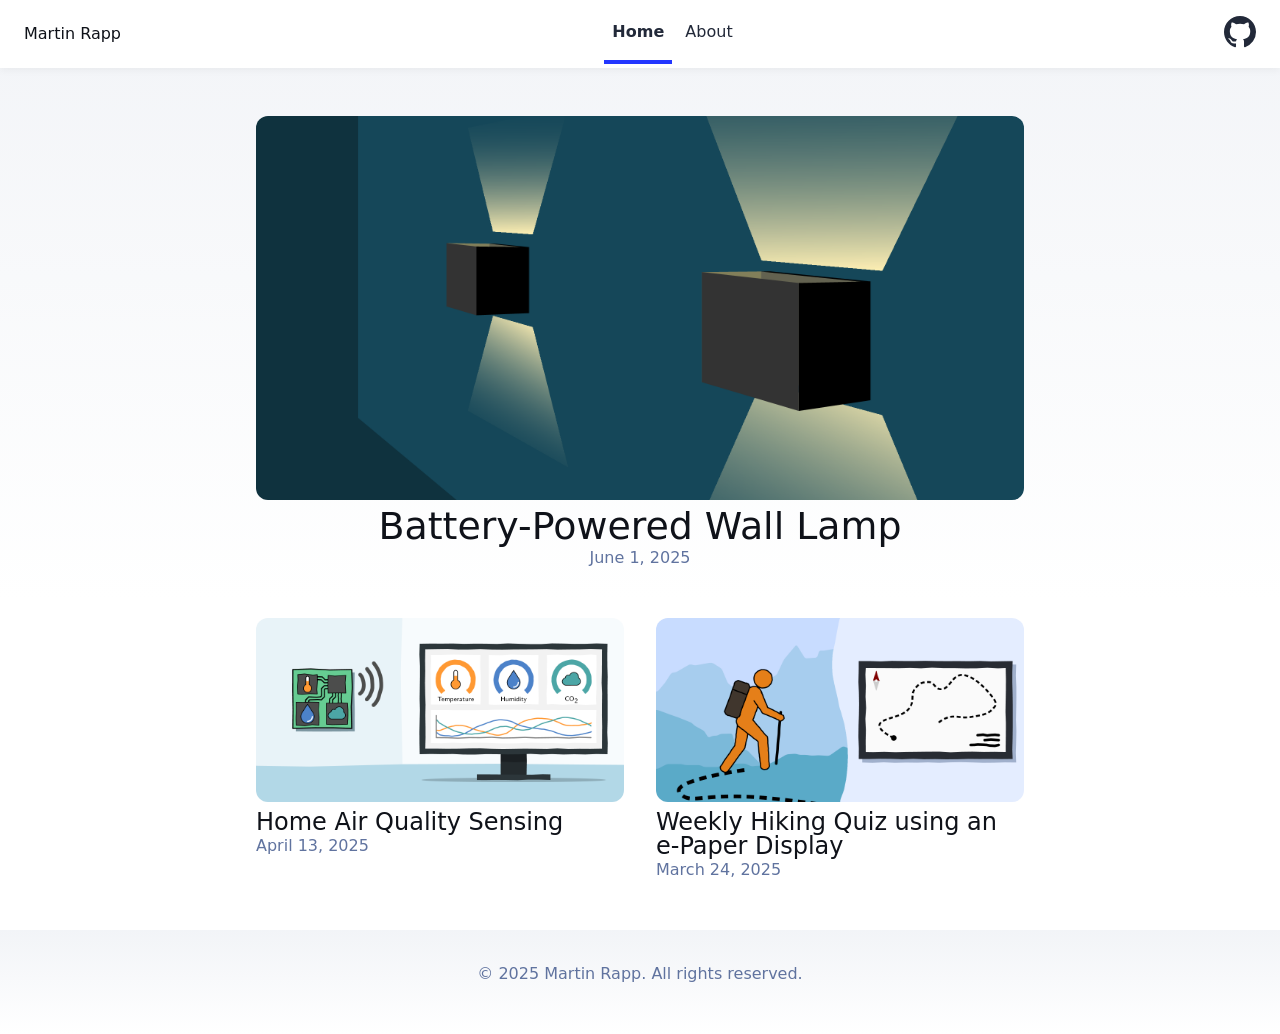
<file: index.html>
<!DOCTYPE html><html lang="en" data-astro-cid-j7pv25f6> <head><!-- Global Metadata --><meta charset="utf-8"><meta name="viewport" content="width=device-width,initial-scale=1"><!-- <link rel="icon" type="image/svg+xml" href="/favicon.svg" /> --><link rel="sitemap" href="/sitemap-index.xml"><meta name="generator" content="Astro v5.8.1"><!-- Canonical URL --><link rel="canonical" href="https://hobby.rapp-martin.de/"><!-- Primary Meta Tags --><title>Martin Rapp</title><meta name="title" content="Martin Rapp"><meta name="description" content="Welcome to my website!"><meta name="google-site-verification" content="rZgFUdPNS4rxr6B1o7ulNLqfYbJGFBFngxwrKGeGL_E"><link rel="stylesheet" href="/_astro/about.BeAhyWGp.css">
<style>ul[data-astro-cid-j7pv25f6]{display:flex;flex-wrap:wrap;gap:2rem;list-style-type:none;margin:0;padding:0}ul[data-astro-cid-j7pv25f6] li[data-astro-cid-j7pv25f6]{width:calc(50% - 1rem)}ul[data-astro-cid-j7pv25f6] li[data-astro-cid-j7pv25f6] [data-astro-cid-j7pv25f6]{text-decoration:none;transition:.2s ease}ul[data-astro-cid-j7pv25f6] li[data-astro-cid-j7pv25f6]:first-child{width:100%;margin-bottom:1rem;text-align:center}ul[data-astro-cid-j7pv25f6] li[data-astro-cid-j7pv25f6]:first-child img[data-astro-cid-j7pv25f6]{width:100%}ul[data-astro-cid-j7pv25f6] li[data-astro-cid-j7pv25f6]:first-child .title[data-astro-cid-j7pv25f6]{font-size:2.369rem}ul[data-astro-cid-j7pv25f6] li[data-astro-cid-j7pv25f6] img[data-astro-cid-j7pv25f6]{margin-bottom:.5rem;border-radius:12px}ul[data-astro-cid-j7pv25f6] li[data-astro-cid-j7pv25f6] a[data-astro-cid-j7pv25f6]{display:block}.title[data-astro-cid-j7pv25f6]{margin:0;color:rgb(var(--black));line-height:1}.date[data-astro-cid-j7pv25f6]{margin:0;color:rgb(var(--gray))}ul[data-astro-cid-j7pv25f6] li[data-astro-cid-j7pv25f6] a[data-astro-cid-j7pv25f6]:hover h4[data-astro-cid-j7pv25f6],ul[data-astro-cid-j7pv25f6] li[data-astro-cid-j7pv25f6] a[data-astro-cid-j7pv25f6]:hover .date[data-astro-cid-j7pv25f6]{color:rgb(var(--accent))}ul[data-astro-cid-j7pv25f6] a[data-astro-cid-j7pv25f6]:hover img[data-astro-cid-j7pv25f6]{box-shadow:var(--box-shadow)}@media (max-width: 800px){ul[data-astro-cid-j7pv25f6]{gap:.5em}ul[data-astro-cid-j7pv25f6] li[data-astro-cid-j7pv25f6]{width:100%;text-align:center}ul[data-astro-cid-j7pv25f6] li[data-astro-cid-j7pv25f6]:first-child{margin-bottom:0}ul[data-astro-cid-j7pv25f6] li[data-astro-cid-j7pv25f6]:first-child .title[data-astro-cid-j7pv25f6]{font-size:1.563em}}
</style></head> <body data-astro-cid-j7pv25f6> <header data-astro-cid-3ef6ksr2> <nav data-astro-cid-3ef6ksr2> <h2 data-astro-cid-3ef6ksr2><a href="/" data-astro-cid-3ef6ksr2>Martin Rapp</a></h2> <div class="internal-links" data-astro-cid-3ef6ksr2> <a href="/" class="active" data-astro-cid-3ef6ksr2="true" data-astro-cid-eimmu3lg> Home </a>  <a href="/about" data-astro-cid-3ef6ksr2="true" data-astro-cid-eimmu3lg> About </a>  </div> <div class="social-links" data-astro-cid-3ef6ksr2> <a href="https://github.com/ma-rapp" target="_blank" data-astro-cid-3ef6ksr2> <span class="sr-only" data-astro-cid-3ef6ksr2>GitHub</span> <svg viewBox="0 0 16 16" aria-hidden="true" width="32" height="32" data-astro-cid-3ef6ksr2><path fill="currentColor" d="M8 0C3.58 0 0 3.58 0 8c0 3.54 2.29 6.53 5.47 7.59.4.07.55-.17.55-.38 0-.19-.01-.82-.01-1.49-2.01.37-2.53-.49-2.69-.94-.09-.23-.48-.94-.82-1.13-.28-.15-.68-.52-.01-.53.63-.01 1.08.58 1.23.82.72 1.21 1.87.87 2.33.66.07-.52.28-.87.51-1.07-1.78-.2-3.64-.89-3.64-3.95 0-.87.31-1.59.82-2.15-.08-.2-.36-1.02.08-2.12 0 0 .67-.21 2.2.82.64-.18 1.32-.27 2-.27.68 0 1.36.09 2 .27 1.53-1.04 2.2-.82 2.2-.82.44 1.1.16 1.92.08 2.12.51.56.82 1.27.82 2.15 0 3.07-1.87 3.75-3.65 3.95.29.25.54.73.54 1.48 0 1.07-.01 1.93-.01 2.2 0 .21.15.46.55.38A8.012 8.012 0 0 0 16 8c0-4.42-3.58-8-8-8z" data-astro-cid-3ef6ksr2></path></svg> </a> </div> </nav> </header>  <main data-astro-cid-j7pv25f6> <section data-astro-cid-j7pv25f6> <ul data-astro-cid-j7pv25f6> <li data-astro-cid-j7pv25f6> <a href="/projects/battery-powered-wall-lamp/" data-astro-cid-j7pv25f6> <img width="800" height="360" src="/media/battery-powered-wall-lamp/cover.png" alt="" data-astro-cid-j7pv25f6> <h4 class="title" data-astro-cid-j7pv25f6>Battery-Powered Wall Lamp</h4> <p class="date" data-astro-cid-j7pv25f6> <time datetime="2025-06-01T00:00:00.000Z"> June 1, 2025 </time> </p> </a> </li><li data-astro-cid-j7pv25f6> <a href="/projects/air-quality-dashboards/" data-astro-cid-j7pv25f6> <img width="800" height="360" src="/media/air-quality-dashboards/cover.png" alt="" data-astro-cid-j7pv25f6> <h4 class="title" data-astro-cid-j7pv25f6>Home Air Quality Sensing</h4> <p class="date" data-astro-cid-j7pv25f6> <time datetime="2025-04-13T00:00:00.000Z"> April 13, 2025 </time> </p> </a> </li><li data-astro-cid-j7pv25f6> <a href="/projects/epaper-hiking-quiz/" data-astro-cid-j7pv25f6> <img width="800" height="360" src="/media/epaper-hiking-quiz/cover.png" alt="" data-astro-cid-j7pv25f6> <h4 class="title" data-astro-cid-j7pv25f6>Weekly Hiking Quiz using an e‑Paper Display</h4> <p class="date" data-astro-cid-j7pv25f6> <time datetime="2025-03-24T00:00:00.000Z"> March 24, 2025 </time> </p> </a> </li> </ul> </section> </main> <footer data-astro-cid-sz7xmlte>
&copy; 2025 Martin Rapp. All rights reserved.
<div class="social-links" data-astro-cid-sz7xmlte></div> </footer>  </body></html>
</file>
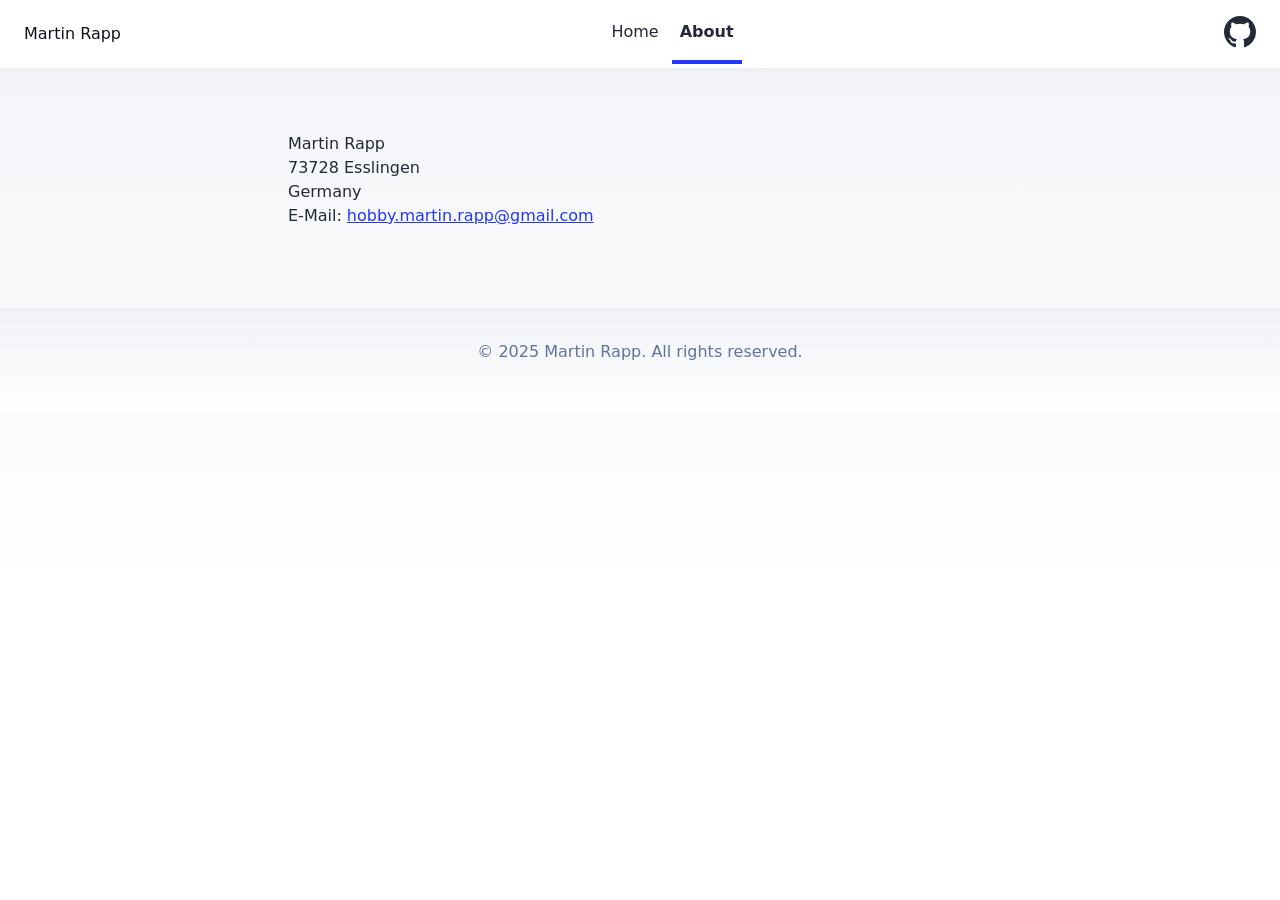
<file: about/index.html>
<!DOCTYPE html><html lang="en" data-astro-cid-jtf2lmf3> <head><!-- Global Metadata --><meta charset="utf-8"><meta name="viewport" content="width=device-width,initial-scale=1"><!-- <link rel="icon" type="image/svg+xml" href="/favicon.svg" /> --><link rel="sitemap" href="/sitemap-index.xml"><meta name="generator" content="Astro v5.8.1"><!-- Canonical URL --><link rel="canonical" href="https://hobby.rapp-martin.de/about/"><!-- Primary Meta Tags --><title>About</title><meta name="title" content="About"><meta name="description" content="About"><link rel="stylesheet" href="/_astro/about.BeAhyWGp.css">
<style>.hero-image[data-astro-cid-jtf2lmf3]{width:100%}.hero-image[data-astro-cid-jtf2lmf3] img[data-astro-cid-jtf2lmf3]{display:block;margin:0 auto;border-radius:12px;box-shadow:var(--box-shadow)}.prose[data-astro-cid-jtf2lmf3]{width:800px;max-width:calc(100% - 2em);margin:auto;padding:1em;color:rgb(var(--gray-dark))}.title[data-astro-cid-jtf2lmf3]{margin-bottom:1em;padding:1em 0;text-align:center;line-height:1}.title[data-astro-cid-jtf2lmf3] h1[data-astro-cid-jtf2lmf3]{margin:0 0 .5em}.date[data-astro-cid-jtf2lmf3]{margin-bottom:.5em;color:rgb(var(--gray))}.last-updated-on[data-astro-cid-jtf2lmf3]{font-style:italic}
</style></head> <body data-astro-cid-jtf2lmf3> <header data-astro-cid-3ef6ksr2> <nav data-astro-cid-3ef6ksr2> <h2 data-astro-cid-3ef6ksr2><a href="/" data-astro-cid-3ef6ksr2>Martin Rapp</a></h2> <div class="internal-links" data-astro-cid-3ef6ksr2> <a href="/" data-astro-cid-3ef6ksr2="true" data-astro-cid-eimmu3lg> Home </a>  <a href="/about" class="active" data-astro-cid-3ef6ksr2="true" data-astro-cid-eimmu3lg> About </a>  </div> <div class="social-links" data-astro-cid-3ef6ksr2> <a href="https://github.com/ma-rapp" target="_blank" data-astro-cid-3ef6ksr2> <span class="sr-only" data-astro-cid-3ef6ksr2>GitHub</span> <svg viewBox="0 0 16 16" aria-hidden="true" width="32" height="32" data-astro-cid-3ef6ksr2><path fill="currentColor" d="M8 0C3.58 0 0 3.58 0 8c0 3.54 2.29 6.53 5.47 7.59.4.07.55-.17.55-.38 0-.19-.01-.82-.01-1.49-2.01.37-2.53-.49-2.69-.94-.09-.23-.48-.94-.82-1.13-.28-.15-.68-.52-.01-.53.63-.01 1.08.58 1.23.82.72 1.21 1.87.87 2.33.66.07-.52.28-.87.51-1.07-1.78-.2-3.64-.89-3.64-3.95 0-.87.31-1.59.82-2.15-.08-.2-.36-1.02.08-2.12 0 0 .67-.21 2.2.82.64-.18 1.32-.27 2-.27.68 0 1.36.09 2 .27 1.53-1.04 2.2-.82 2.2-.82.44 1.1.16 1.92.08 2.12.51.56.82 1.27.82 2.15 0 3.07-1.87 3.75-3.65 3.95.29.25.54.73.54 1.48 0 1.07-.01 1.93-.01 2.2 0 .21.15.46.55.38A8.012 8.012 0 0 0 16 8c0-4.42-3.58-8-8-8z" data-astro-cid-3ef6ksr2></path></svg> </a> </div> </nav> </header>  <main data-astro-cid-jtf2lmf3> <article data-astro-cid-jtf2lmf3> <div class="prose" data-astro-cid-jtf2lmf3>  <p>
Martin Rapp<br>
73728 Esslingen<br>
Germany<br>
E-Mail: <span id="mail-placeholder">Your browser does not support Javascript</span><span id="mail"></span><script type="module">function d(){let t=new TextDecoder,e=new Uint8Array([109,111,99,46,108,105,97,109,103,64,112,112,97,114,46,110,105,116,114,97,109,46,121,98,98,111,104]);e.reverse(),document.getElementById("mail").innerHTML='<a href="mailto: '+t.decode(e)+'">'+t.decode(e)+"</a>",document.getElementById("mail-placeholder").remove()}d();</script> </p>  </div> </article> </main> <footer data-astro-cid-sz7xmlte>
&copy; 2025 Martin Rapp. All rights reserved.
<div class="social-links" data-astro-cid-sz7xmlte></div> </footer>  </body></html>
</file>
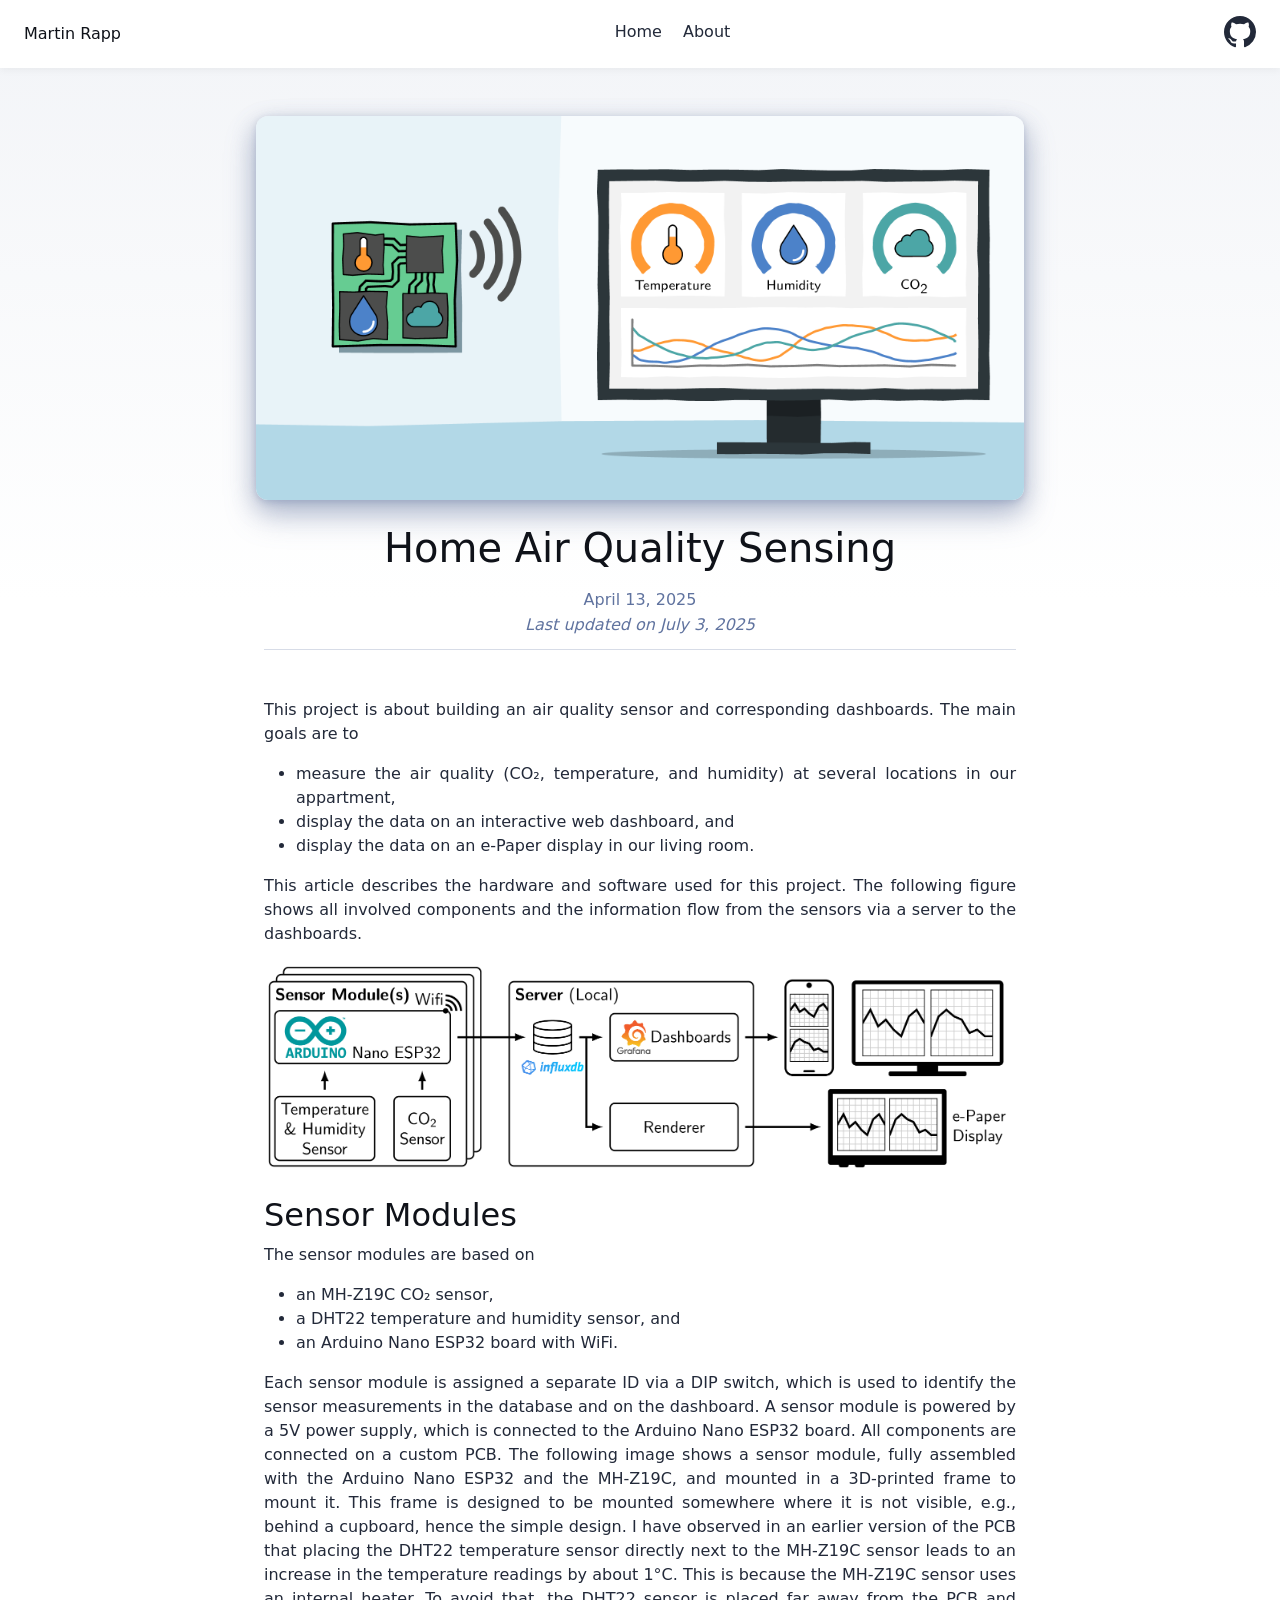
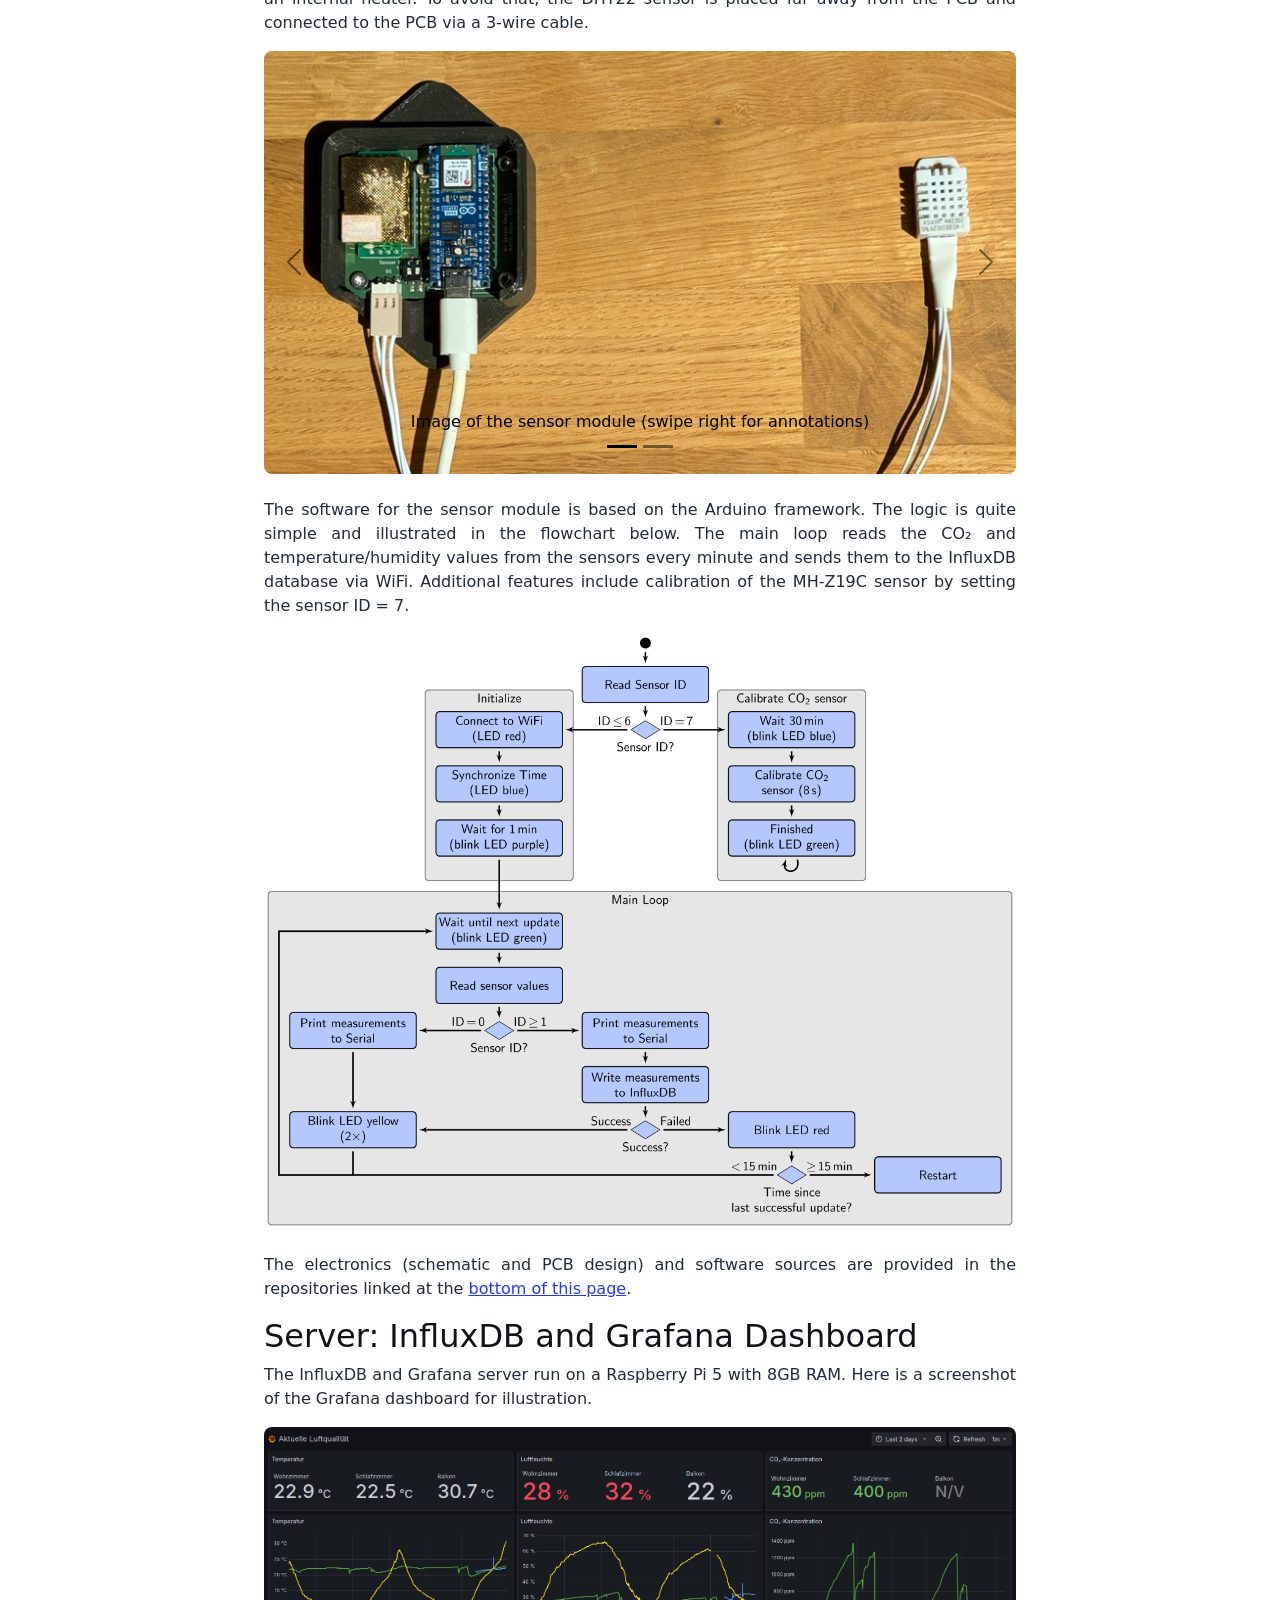
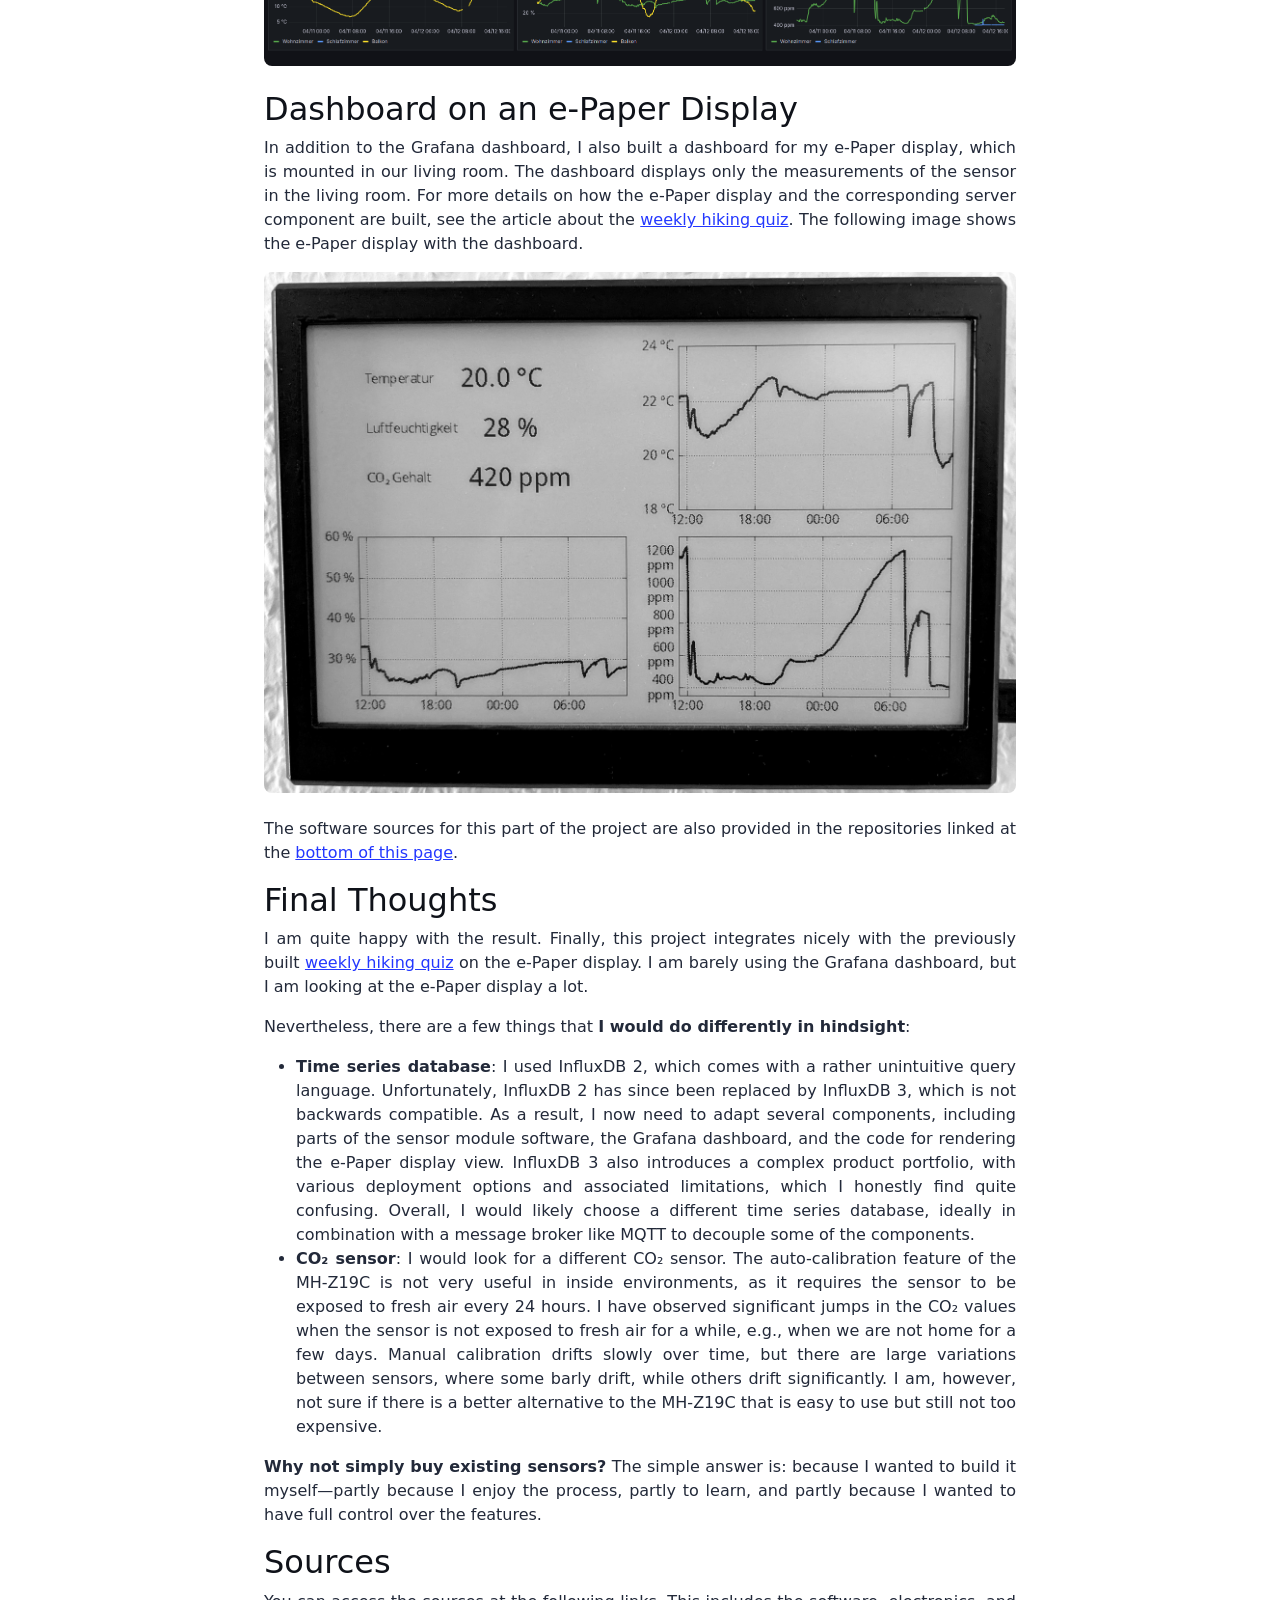
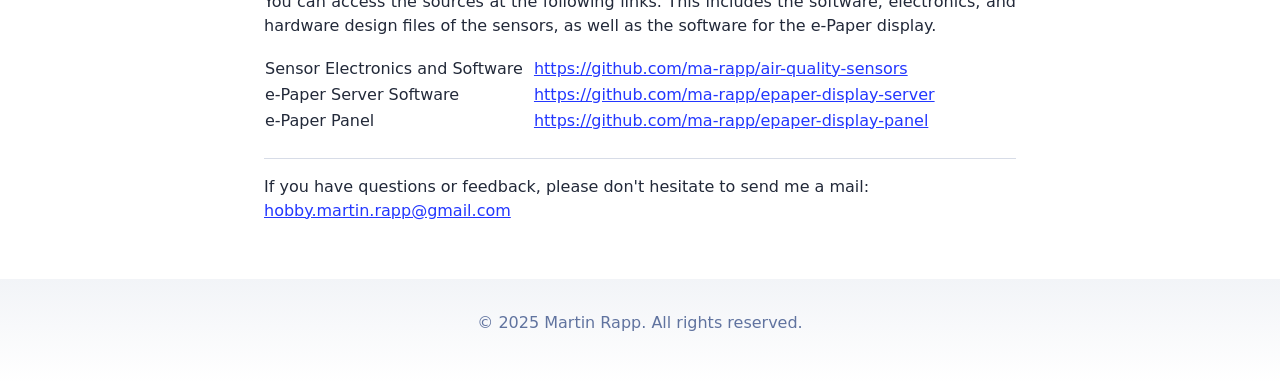
<file: projects/air-quality-dashboards/index.html>
<!DOCTYPE html><html lang="en" data-astro-cid-bvzihdzo> <head><script src="/_astro/bootstrap.bundle.min.BugjOlI3.js"></script><!-- Global Metadata --><meta charset="utf-8"><meta name="viewport" content="width=device-width,initial-scale=1"><!-- <link rel="icon" type="image/svg+xml" href="/favicon.svg" /> --><link rel="sitemap" href="/sitemap-index.xml"><meta name="generator" content="Astro v5.8.1"><!-- Canonical URL --><link rel="canonical" href="https://hobby.rapp-martin.de/projects/air-quality-dashboards/"><!-- Primary Meta Tags --><title>Home Air Quality Sensing</title><meta name="title" content="Home Air Quality Sensing"><meta name="description" content="Home Air Quality Sensing"><link rel="stylesheet" href="/_astro/about.BeAhyWGp.css">
<style>.hero-image[data-astro-cid-bvzihdzo]{width:100%}.hero-image[data-astro-cid-bvzihdzo] img[data-astro-cid-bvzihdzo]{display:block;margin:0 auto;border-radius:12px;box-shadow:var(--box-shadow)}.prose[data-astro-cid-bvzihdzo]{max-width:100%;margin:auto;padding:.5em;color:rgb(var(--gray-dark))}.title[data-astro-cid-bvzihdzo]{margin-bottom:1em;padding:1em 0;text-align:center;line-height:1}.title[data-astro-cid-bvzihdzo] h1[data-astro-cid-bvzihdzo]{margin:0 0 .5em;text-wrap:balance}.date[data-astro-cid-bvzihdzo]{margin-bottom:.5em;color:rgb(var(--gray))}.last-updated-on[data-astro-cid-bvzihdzo]{margin-top:1ex;font-style:italic}
</style></head> <body data-astro-cid-bvzihdzo> <header data-astro-cid-3ef6ksr2> <nav data-astro-cid-3ef6ksr2> <h2 data-astro-cid-3ef6ksr2><a href="/" data-astro-cid-3ef6ksr2>Martin Rapp</a></h2> <div class="internal-links" data-astro-cid-3ef6ksr2> <a href="/" data-astro-cid-3ef6ksr2="true" data-astro-cid-eimmu3lg> Home </a>  <a href="/about" data-astro-cid-3ef6ksr2="true" data-astro-cid-eimmu3lg> About </a>  </div> <div class="social-links" data-astro-cid-3ef6ksr2> <a href="https://github.com/ma-rapp" target="_blank" data-astro-cid-3ef6ksr2> <span class="sr-only" data-astro-cid-3ef6ksr2>GitHub</span> <svg viewBox="0 0 16 16" aria-hidden="true" width="32" height="32" data-astro-cid-3ef6ksr2><path fill="currentColor" d="M8 0C3.58 0 0 3.58 0 8c0 3.54 2.29 6.53 5.47 7.59.4.07.55-.17.55-.38 0-.19-.01-.82-.01-1.49-2.01.37-2.53-.49-2.69-.94-.09-.23-.48-.94-.82-1.13-.28-.15-.68-.52-.01-.53.63-.01 1.08.58 1.23.82.72 1.21 1.87.87 2.33.66.07-.52.28-.87.51-1.07-1.78-.2-3.64-.89-3.64-3.95 0-.87.31-1.59.82-2.15-.08-.2-.36-1.02.08-2.12 0 0 .67-.21 2.2.82.64-.18 1.32-.27 2-.27.68 0 1.36.09 2 .27 1.53-1.04 2.2-.82 2.2-.82.44 1.1.16 1.92.08 2.12.51.56.82 1.27.82 2.15 0 3.07-1.87 3.75-3.65 3.95.29.25.54.73.54 1.48 0 1.07-.01 1.93-.01 2.2 0 .21.15.46.55.38A8.012 8.012 0 0 0 16 8c0-4.42-3.58-8-8-8z" data-astro-cid-3ef6ksr2></path></svg> </a> </div> </nav> </header>  <main data-astro-cid-bvzihdzo> <article data-astro-cid-bvzihdzo> <div class="hero-image" data-astro-cid-bvzihdzo> <img width="1020" height="510" src="/media/air-quality-dashboards/cover.png" alt="" data-astro-cid-bvzihdzo> </div> <div class="prose" data-astro-cid-bvzihdzo> <div class="title" data-astro-cid-bvzihdzo> <h1 data-astro-cid-bvzihdzo>Home Air Quality Sensing</h1> <div class="date" data-astro-cid-bvzihdzo> <time datetime="2025-04-13T00:00:00.000Z"> April 13, 2025 </time> <div class="last-updated-on" data-astro-cid-bvzihdzo>
Last updated on <time datetime="2025-07-03T00:00:00.000Z"> July 3, 2025 </time> </div> </div> <hr data-astro-cid-bvzihdzo> </div>  <p>This project is about building an air quality sensor and corresponding dashboards.
The main goals are to</p>
<ul>
<li>measure the air quality (CO₂, temperature, and humidity) at several locations in our appartment,</li>
<li>display the data on an interactive web dashboard, and</li>
<li>display the data on an e-Paper display in our living room.</li>
</ul>
<p>This article describes the hardware and software used for this project.
The following figure shows all involved components and the information flow from the sensors via a server to the dashboards.</p>
<a class="zoomimage-text" onclick="document.getElementById('1bcc99ae-31de-4137-af59-393ef28ae3fe-large').style.display = &#34;block&#34;; return false;"> <img src="/media/air-quality-dashboards/overview.png" alt="Overview image"> </a> <div class="zoomimage-large" id="1bcc99ae-31de-4137-af59-393ef28ae3fe-large"> <a onclick="document.getElementById('1bcc99ae-31de-4137-af59-393ef28ae3fe-large').style.display = &#34;none&#34;; return false;"> <img src="/media/air-quality-dashboards/overview.png" alt="Overview image"> <span class="zoomimage-close"></span> </a> </div>
<h2 id="sensor-modules">Sensor Modules</h2>
<p>The sensor modules are based on</p>
<ul>
<li>an MH‑Z19C CO₂ sensor,</li>
<li>a DHT22 temperature and humidity sensor, and</li>
<li>an Arduino Nano ESP32 board with WiFi.</li>
</ul>
<p>Each sensor module is assigned a separate ID via a DIP switch, which is used to identify the sensor measurements in the database and on the dashboard.
A sensor module is powered by a 5V power supply, which is connected to the Arduino Nano ESP32 board.
All components are connected on a custom PCB.
The following image shows a sensor module, fully assembled with the Arduino Nano ESP32 and the MH‑Z19C, and mounted in a 3D-printed frame to mount it.
This frame is designed to be mounted somewhere where it is not visible, e.g., behind a cupboard, hence the simple design.
I have observed in an earlier version of the PCB that placing the DHT22 temperature sensor directly next to the MH‑Z19C sensor leads to an increase in the temperature readings by about 1°C.
This is because the MH‑Z19C sensor uses an internal heater.
To avoid that, the DHT22 sensor is placed far away from the PCB and connected to the PCB via a 3-wire cable.</p>

<div id="carousel-sensor" class="carousel slide carousel-fade carousel-dark"><div class="carousel-indicators"> <button type="button" data-bs-target="#carousel-sensor" data-bs-slide-to="0" class="active" aria-current="page" aria-label="Image of the sensor module (swipe right for annotations)"></button><button type="button" data-bs-target="#carousel-sensor" data-bs-slide-to="1" aria-label="Annotated image of the sensor module"></button> </div><div class="carousel-inner"> <div class="carousel-item active"> <img src="/media/air-quality-dashboards/sensor.jpg" class="d-block w-100 img-fluid" alt="Image of the sensor module (swipe right for annotations)"/><div class="carousel-caption d-none d-md-block">Image of the sensor module (swipe right for annotations)</div> </div><div class="carousel-item"> <img src="/media/air-quality-dashboards/sensor-annotated.jpg" class="d-block w-100 img-fluid" alt="Annotated image of the sensor module"/><div class="carousel-caption d-none d-md-block">Annotated image of the sensor module</div> </div> </div><button class="carousel-control-prev" type="button" data-bs-target="#carousel-sensor" data-bs-slide="prev"> <span class="carousel-control-prev-icon" aria-hidden="true"></span> <span class="visually-hidden">Previous</span> </button> <button class="carousel-control-next" type="button" data-bs-target="#carousel-sensor" data-bs-slide="next"> <span class="carousel-control-next-icon" aria-hidden="true"></span> <span class="visually-hidden">Next</span> </button></div>
<p>The software for the sensor module is based on the Arduino framework.
The logic is quite simple and illustrated in the flowchart below.
The main loop reads the CO₂ and temperature/humidity values from the sensors every minute and sends them to the InfluxDB database via WiFi.
Additional features include calibration of the MH‑Z19C sensor by setting the sensor ID = 7.</p>
<a class="zoomimage-text" onclick="document.getElementById('019ce263-794f-4dc9-a386-508450d4488f-large').style.display = &#34;block&#34;; return false;"> <img src="/media/air-quality-dashboards/sensor-software-flow.png" alt="Control flow of the sensor software"> </a> <div class="zoomimage-large" id="019ce263-794f-4dc9-a386-508450d4488f-large"> <a onclick="document.getElementById('019ce263-794f-4dc9-a386-508450d4488f-large').style.display = &#34;none&#34;; return false;"> <img src="/media/air-quality-dashboards/sensor-software-flow.png" alt="Control flow of the sensor software"> <span class="zoomimage-close"></span> </a> </div>
<p>The electronics (schematic and PCB design) and software sources are provided in the repositories linked at the <a href="#sources">bottom of this page</a>.</p>
<h2 id="server-influxdb-and-grafana-dashboard">Server: InfluxDB and Grafana Dashboard</h2>
<p>The InfluxDB and Grafana server run on a Raspberry Pi 5 with 8GB RAM.
Here is a screenshot of the Grafana dashboard for illustration.</p>
<a class="zoomimage-text" onclick="document.getElementById('7838e64a-de59-4f49-9518-1779036ace93-large').style.display = &#34;block&#34;; return false;"> <img src="/media/air-quality-dashboards/grafana-dashboard.png" alt="Grafana dashboard"> </a> <div class="zoomimage-large" id="7838e64a-de59-4f49-9518-1779036ace93-large"> <a onclick="document.getElementById('7838e64a-de59-4f49-9518-1779036ace93-large').style.display = &#34;none&#34;; return false;"> <img src="/media/air-quality-dashboards/grafana-dashboard.png" alt="Grafana dashboard"> <span class="zoomimage-close"></span> </a> </div>
<h2 id="dashboard-on-an-e-paper-display">Dashboard on an e-Paper Display</h2>
<p>In addition to the Grafana dashboard, I also built a dashboard for my e-Paper display, which is mounted in our living room.
The dashboard displays only the measurements of the sensor in the living room.
For more details on how the e-Paper display and the corresponding server component are built, see the article about the <a href="/projects/epaper-hiking-quiz">weekly hiking quiz</a>.
The following image shows the e-Paper display with the dashboard.</p>
<a class="zoomimage-text" onclick="document.getElementById('f0702cbe-1992-48f4-8c6f-01f362aeed2d-large').style.display = &#34;block&#34;; return false;"> <img src="/media/air-quality-dashboards/epaper-frame.jpg" alt="Image of the dashboard on the e-Paper display"> </a> <div class="zoomimage-large" id="f0702cbe-1992-48f4-8c6f-01f362aeed2d-large"> <a onclick="document.getElementById('f0702cbe-1992-48f4-8c6f-01f362aeed2d-large').style.display = &#34;none&#34;; return false;"> <img src="/media/air-quality-dashboards/epaper-frame.jpg" alt="Image of the dashboard on the e-Paper display"> <span class="zoomimage-close"></span> </a> </div>
<p>The software sources for this part of the project are also provided in the repositories linked at the <a href="#sources">bottom of this page</a>.</p>
<h2 id="final-thoughts">Final Thoughts</h2>
<p>I am quite happy with the result.
Finally, this project integrates nicely with the previously built <a href="/projects/epaper-hiking-quiz">weekly hiking quiz</a> on the e-Paper display.
I am barely using the Grafana dashboard, but I am looking at the e-Paper display a lot.</p>
<p>Nevertheless, there are a few things that <strong>I would do differently in hindsight</strong>:</p>
<ul>
<li><strong>Time series database</strong>: I used InfluxDB 2, which comes with a rather unintuitive query language. Unfortunately, InfluxDB 2 has since been replaced by InfluxDB 3, which is not backwards compatible.
As a result, I now need to adapt several components, including parts of the sensor module software, the Grafana dashboard, and the code for rendering the e-Paper display view.
InfluxDB 3 also introduces a complex product portfolio, with various deployment options and associated limitations, which I honestly find quite confusing.
Overall, I would likely choose a different time series database, ideally in combination with a message broker like MQTT to decouple some of the components.</li>
<li><strong>CO₂ sensor</strong>: I would look for a different CO₂ sensor.
The auto-calibration feature of the MH‑Z19C is not very useful in inside environments, as it requires the sensor to be exposed to fresh air every 24 hours.
I have observed significant jumps in the CO₂ values when the sensor is not exposed to fresh air for a while, e.g., when we are not home for a few days.
Manual calibration drifts slowly over time, but there are large variations between sensors, where some barly drift, while others drift significantly.
I am, however, not sure if there is a better alternative to the MH‑Z19C that is easy to use but still not too expensive.</li>
</ul>

<p><strong>Why not simply buy existing sensors?</strong>
The simple answer is: because I wanted to build it myself—partly because I enjoy the process, partly to learn, and partly because I wanted to have full control over the features.</p>
<h2 id="sources">Sources</h2>
<p>You can access the sources at the following links.
This includes the software, electronics, and hardware design files of the sensors, as well as the software for the e-Paper display.</p>





















<table><thead><tr><th></th><th></th></tr></thead><tbody><tr><td>Sensor Electronics and Software</td><td><a href="https://github.com/ma-rapp/air-quality-sensors">https://github.com/ma-rapp/air-quality-sensors</a></td></tr><tr><td>e-Paper Server Software</td><td><a href="https://github.com/ma-rapp/epaper-display-server">https://github.com/ma-rapp/epaper-display-server</a></td></tr><tr><td>e-Paper Panel</td><td><a href="https://github.com/ma-rapp/epaper-display-panel">https://github.com/ma-rapp/epaper-display-panel</a></td></tr></tbody></table>  <hr data-astro-cid-bvzihdzo>  <span data-astro-cid-bvzihdzo>
If you have questions or feedback, please don't hesitate to send me a mail:
</span> <span id="mail-placeholder" data-astro-cid-bvzihdzo>Your browser does not support Javascript</span><span id="mail" data-astro-cid-bvzihdzo></span><script type="module">function d(){let t=new TextDecoder,e=new Uint8Array([109,111,99,46,108,105,97,109,103,64,112,112,97,114,46,110,105,116,114,97,109,46,121,98,98,111,104]);e.reverse(),document.getElementById("mail").innerHTML='<a href="mailto: '+t.decode(e)+'">'+t.decode(e)+"</a>",document.getElementById("mail-placeholder").remove()}d();</script> </div> </article> </main> <footer data-astro-cid-sz7xmlte>
&copy; 2025 Martin Rapp. All rights reserved.
<div class="social-links" data-astro-cid-sz7xmlte></div> </footer>  </body></html>
</file>
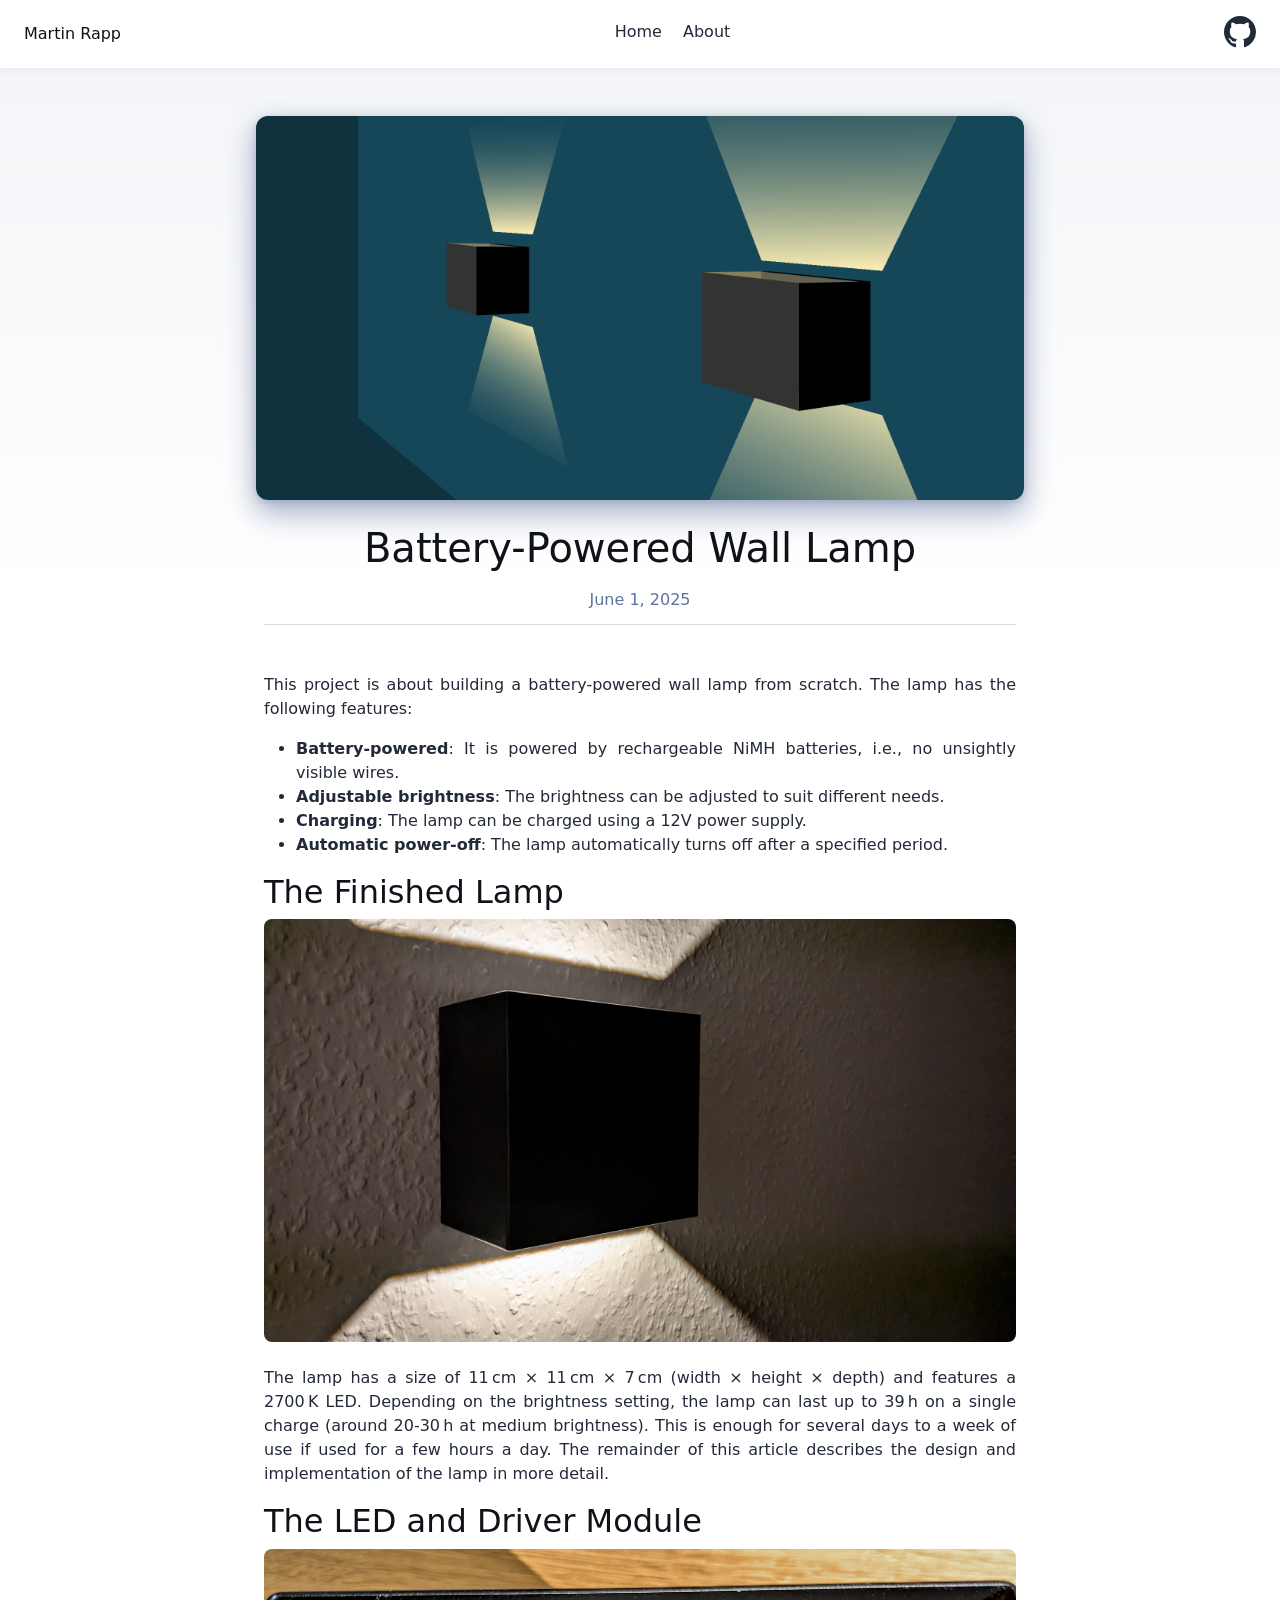
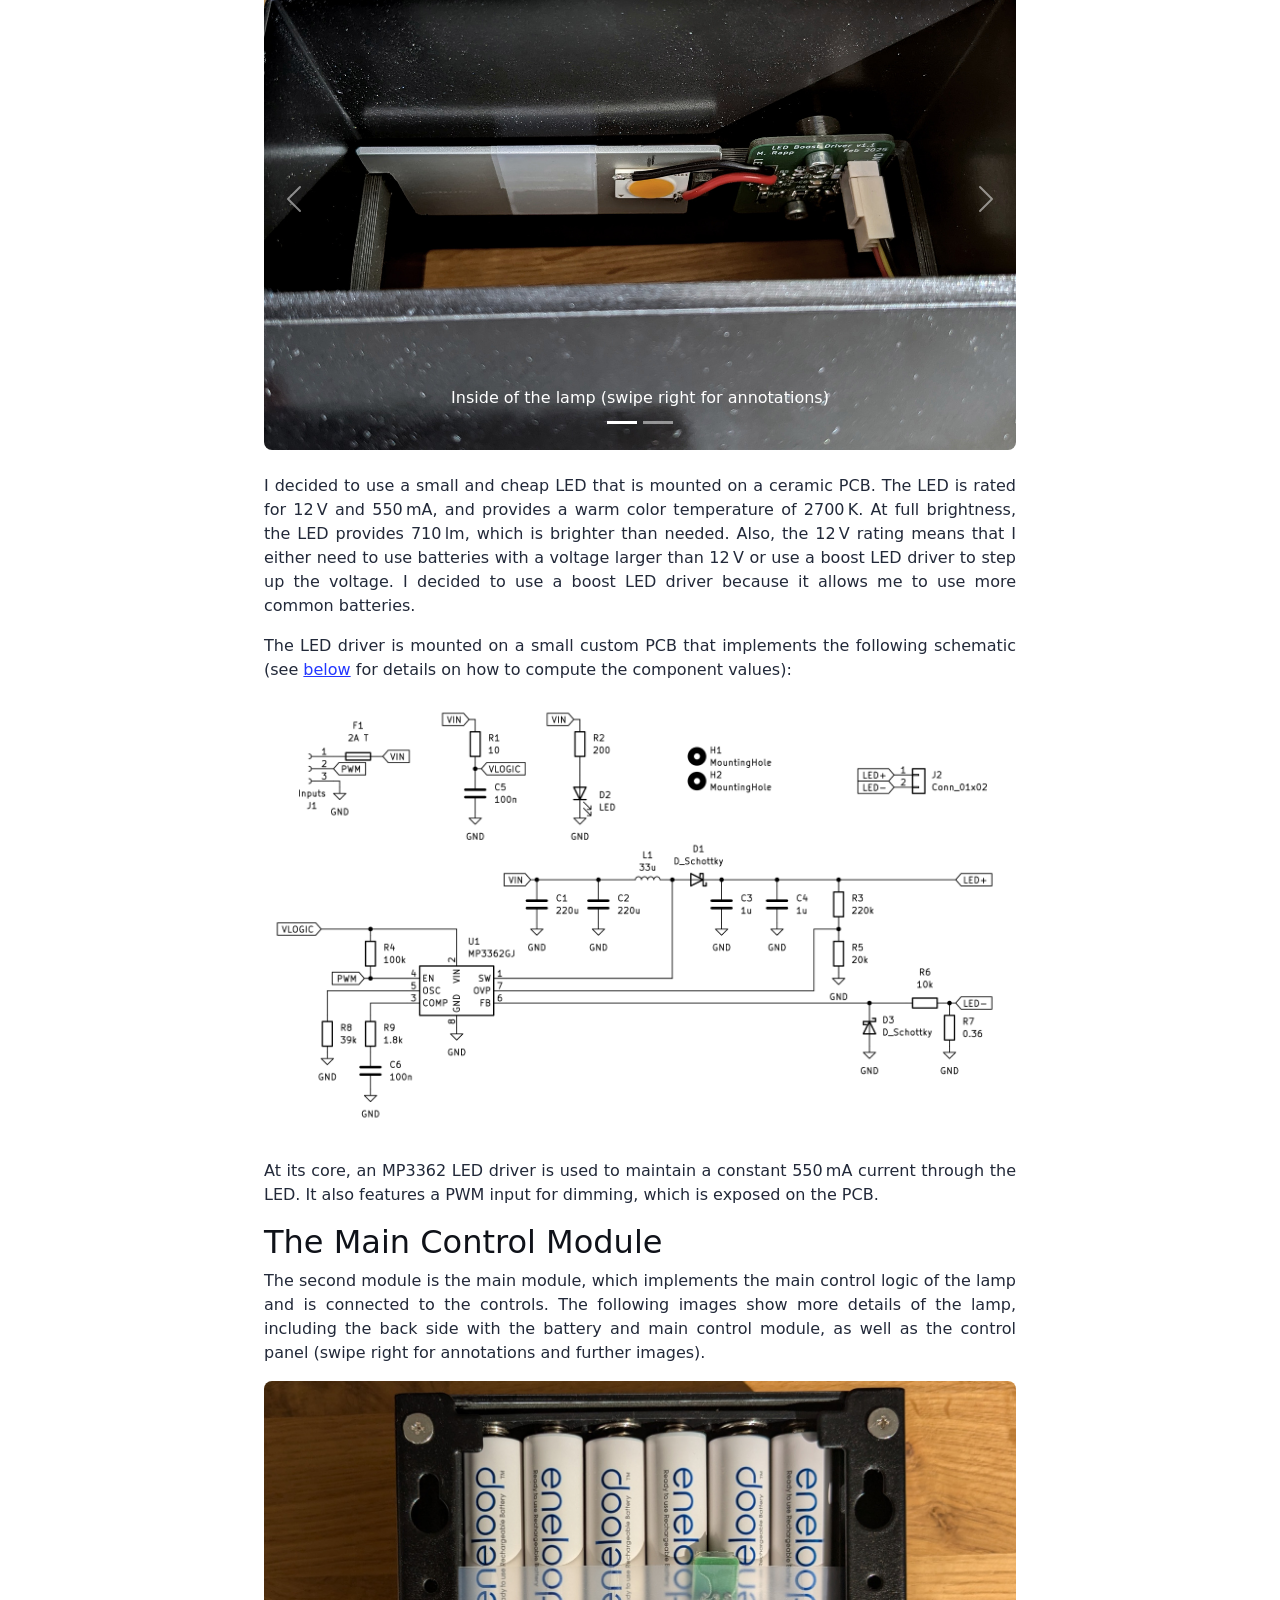
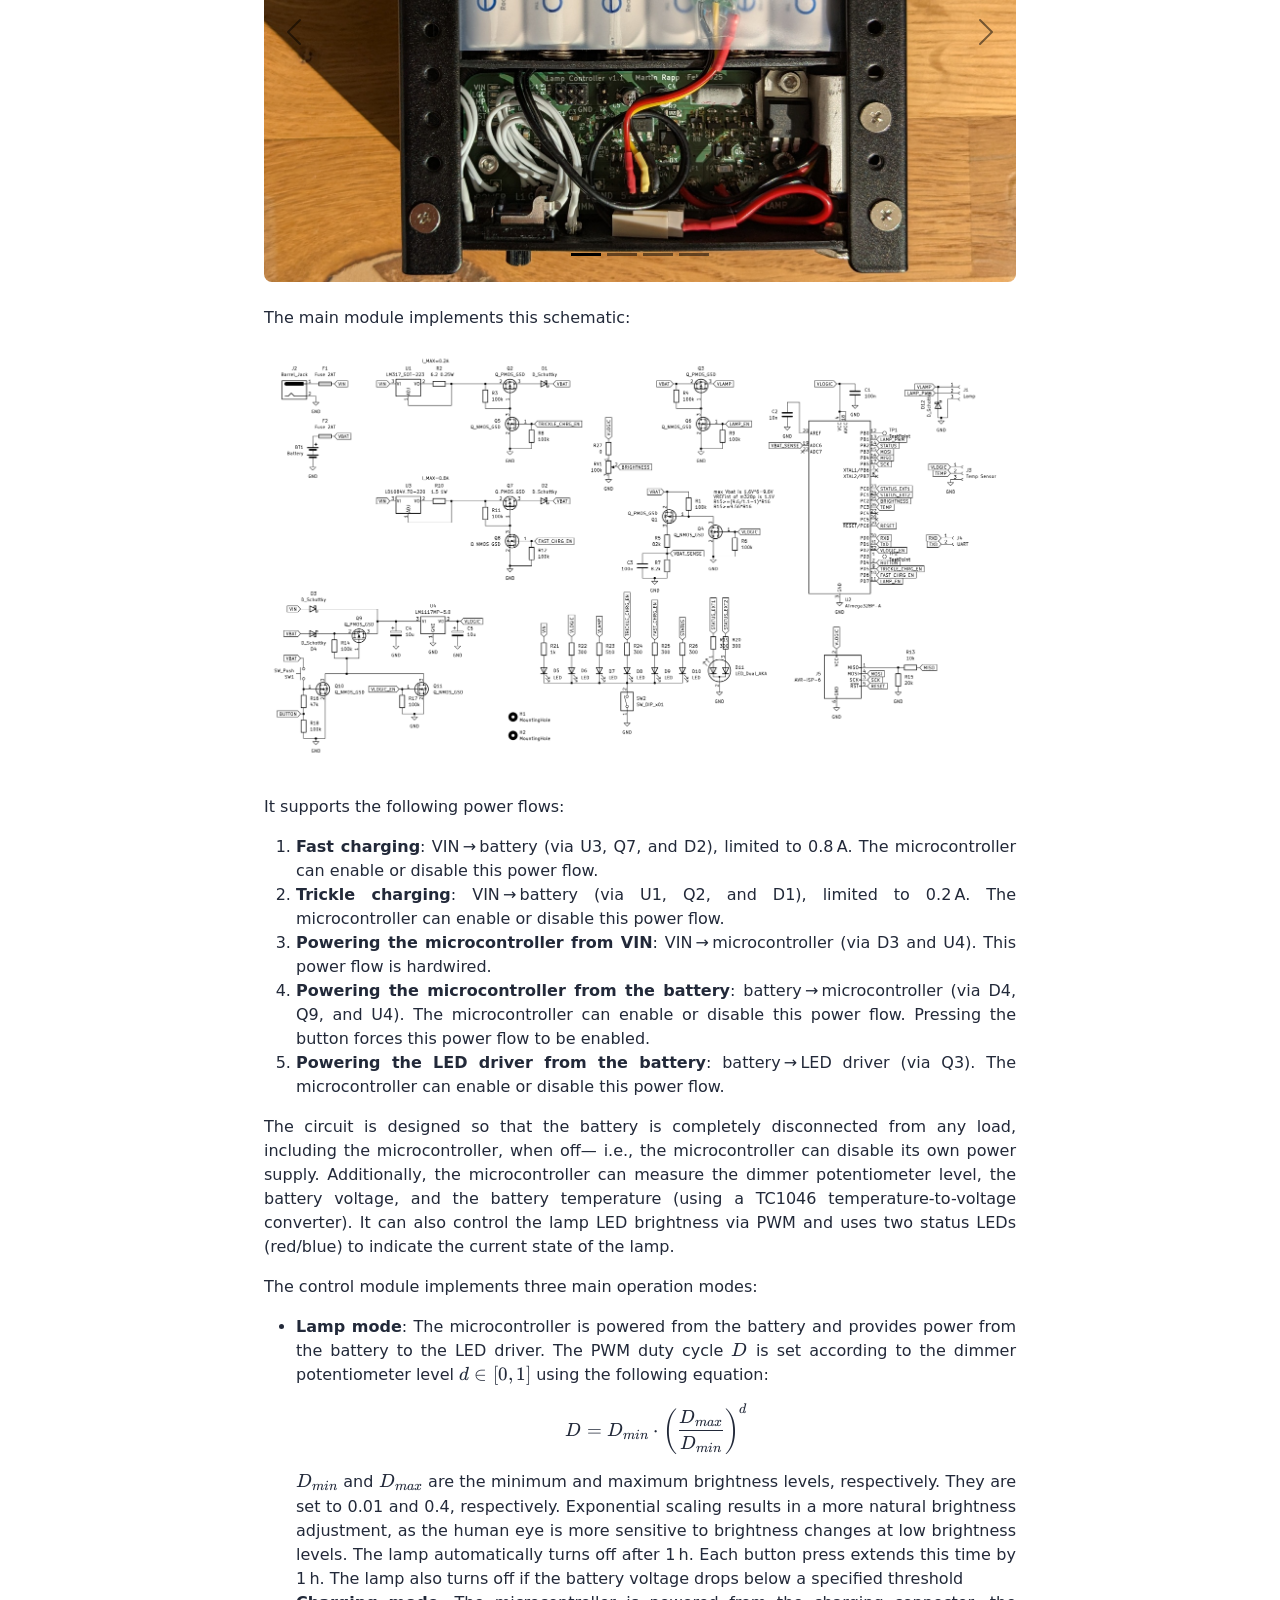
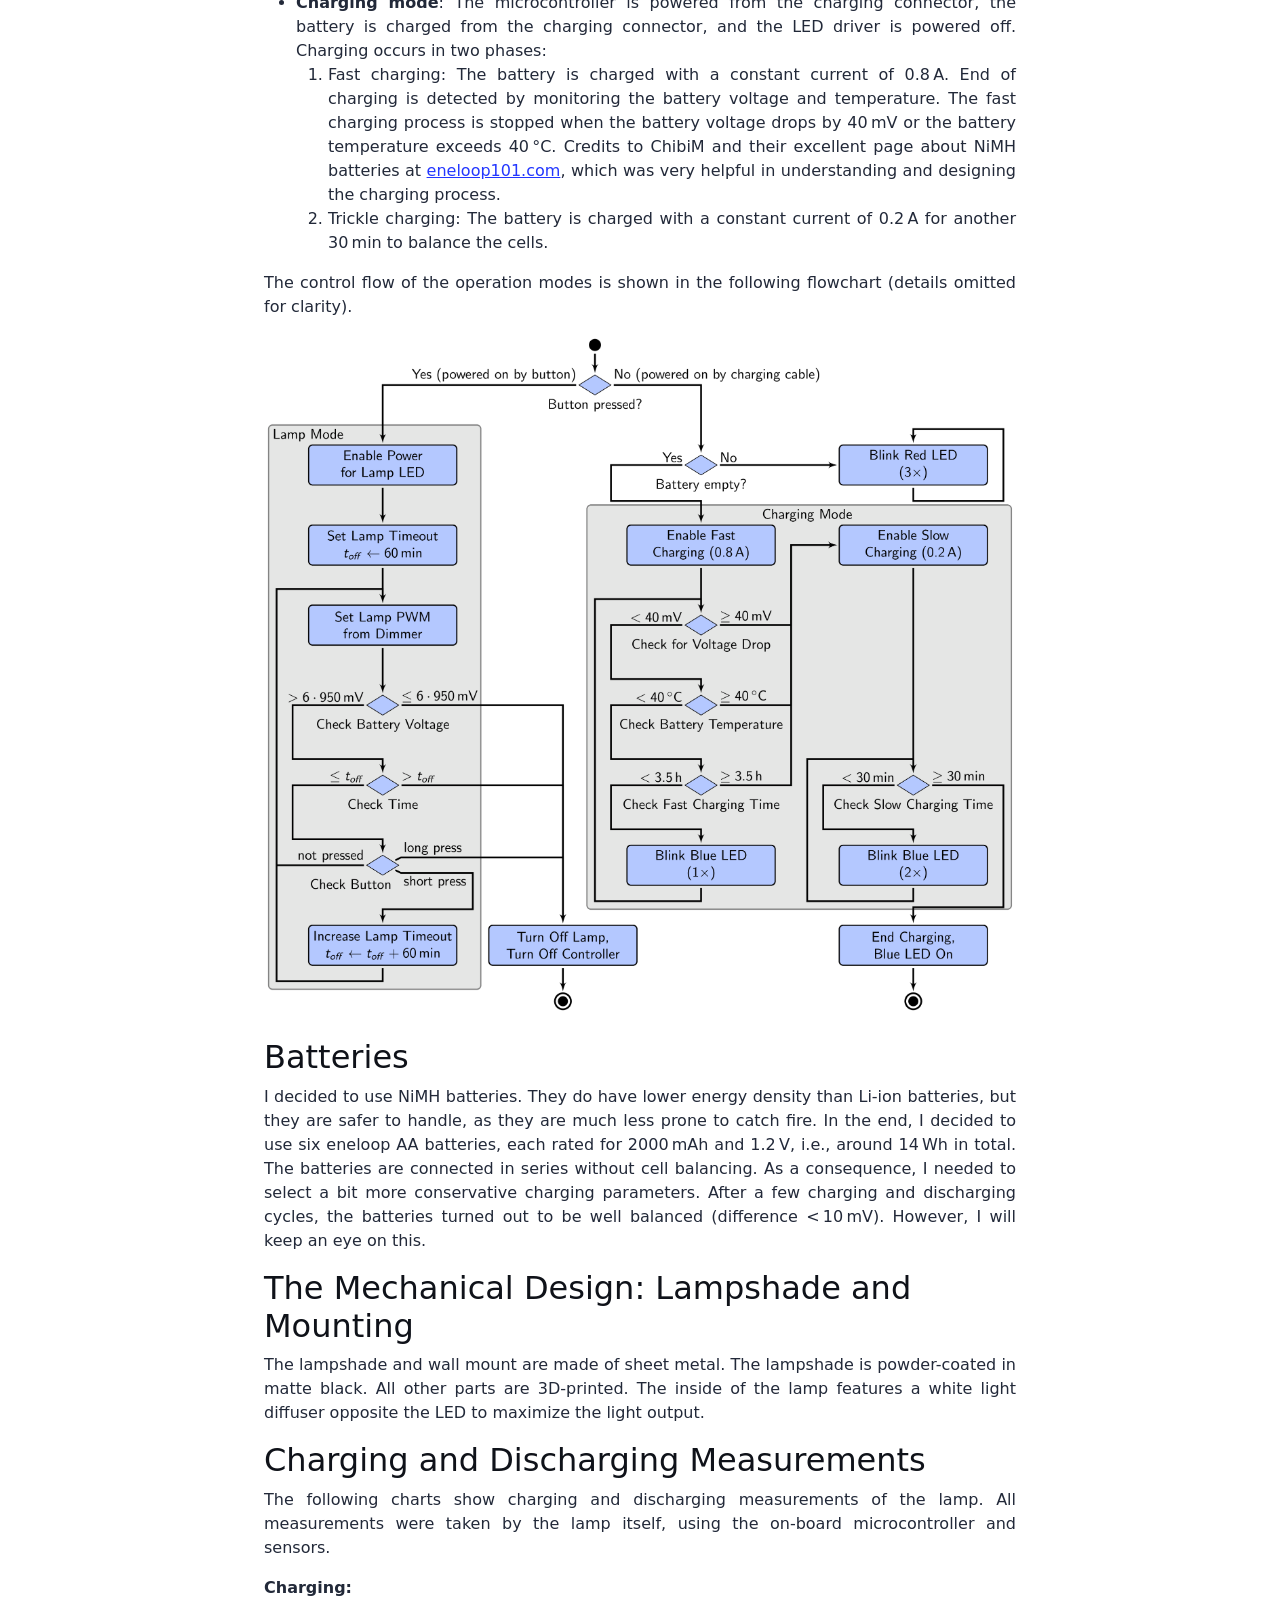
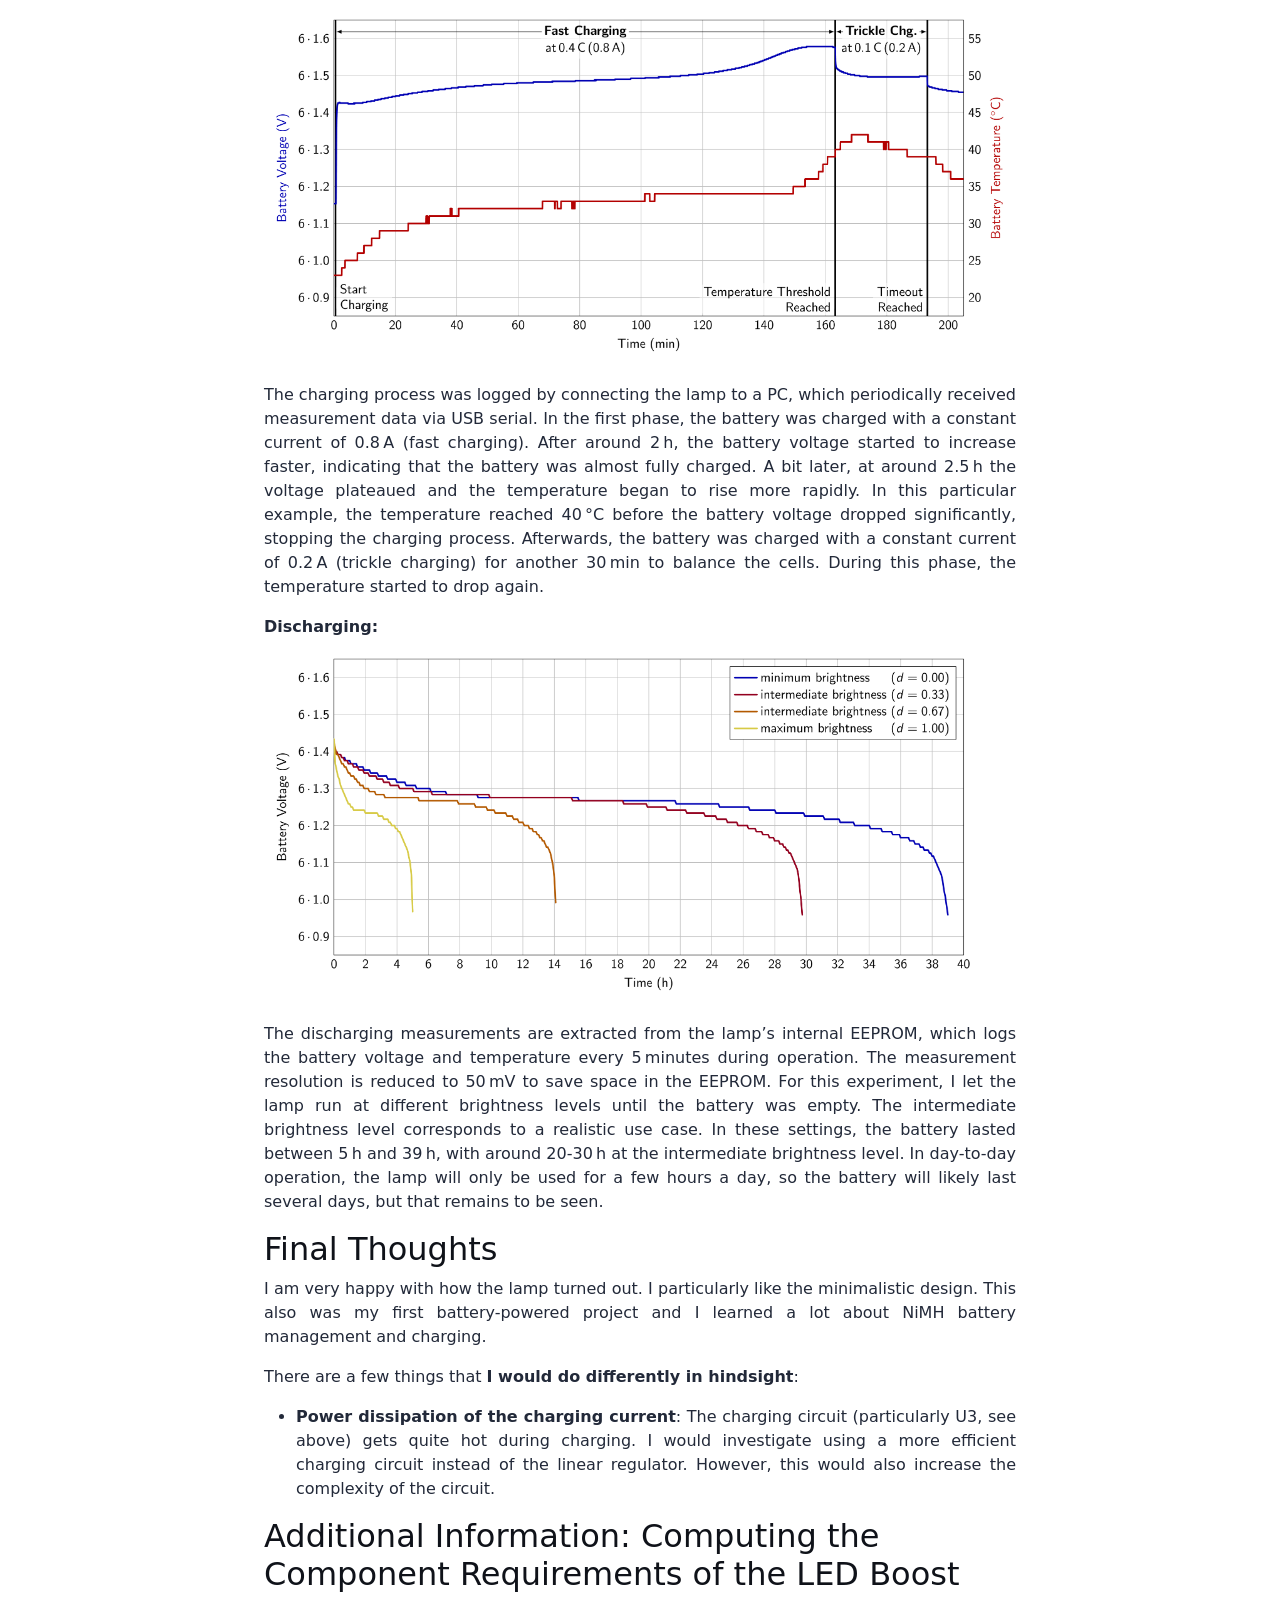
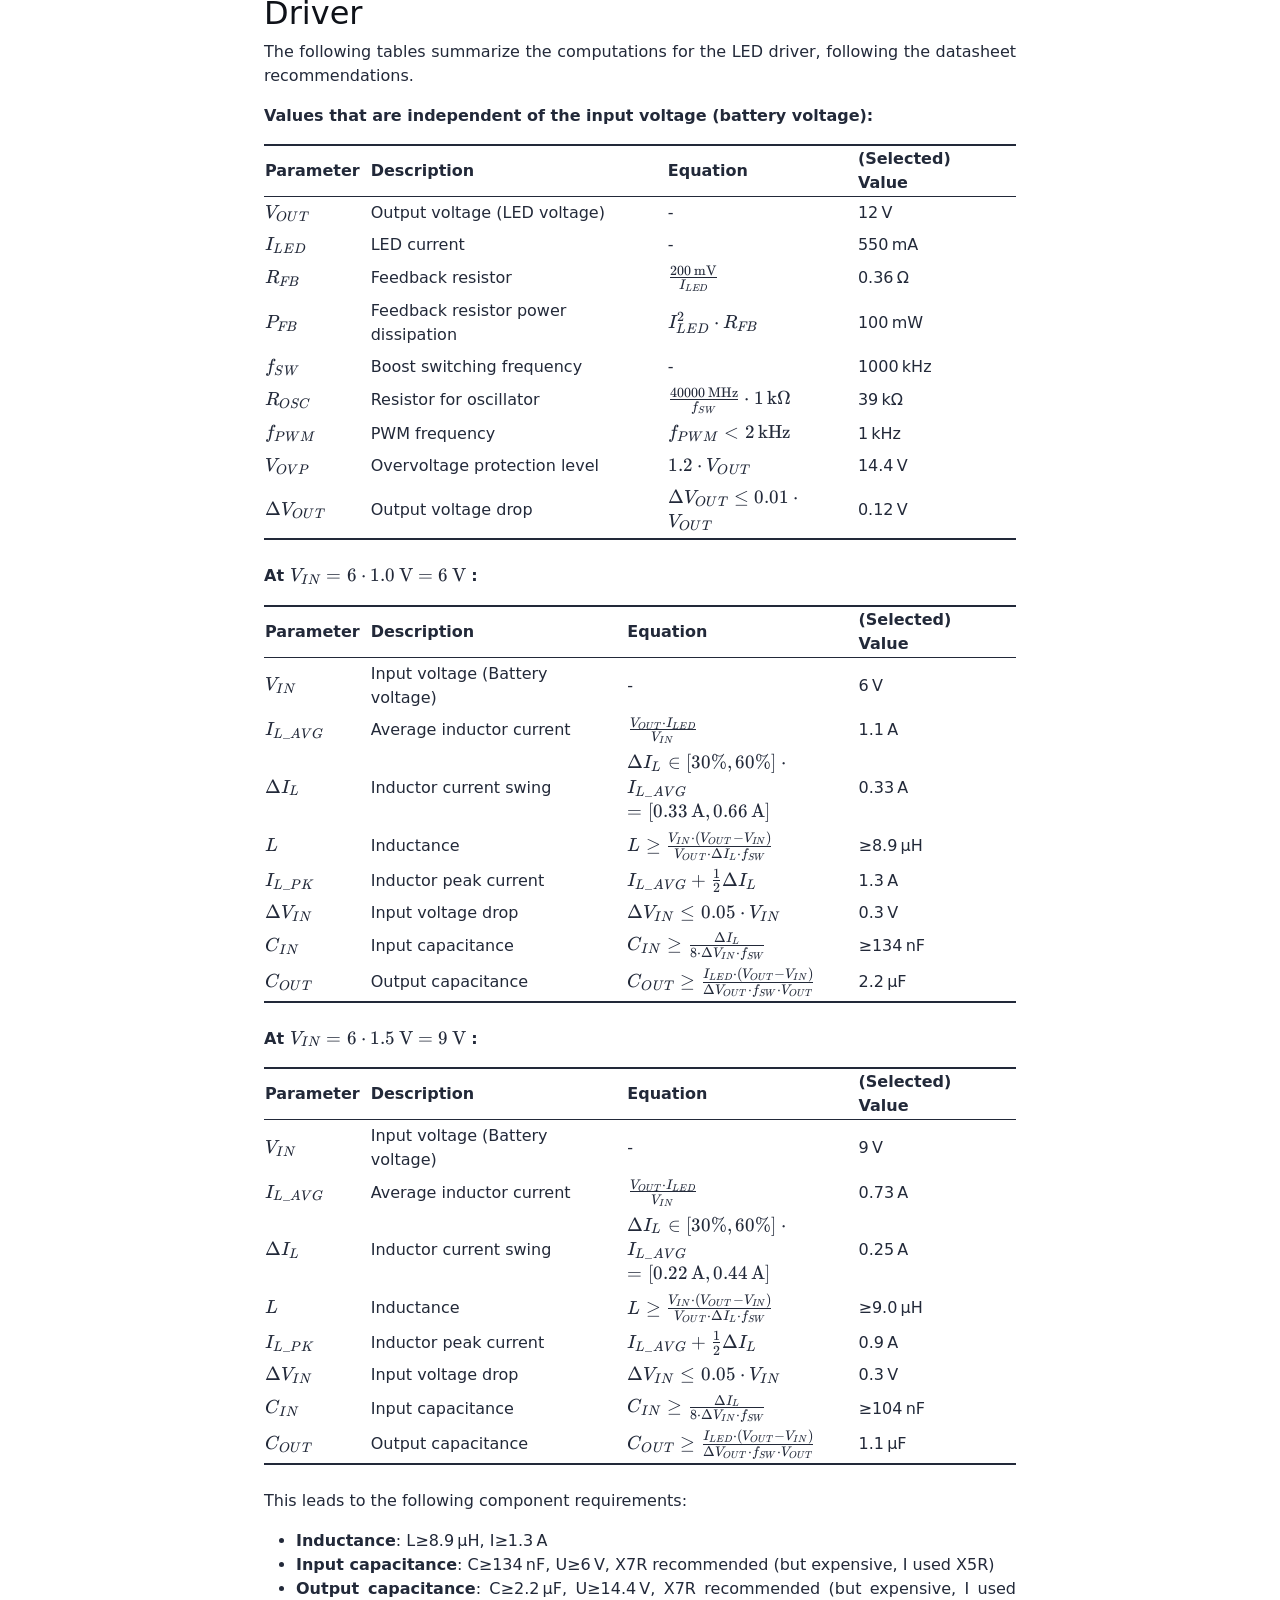
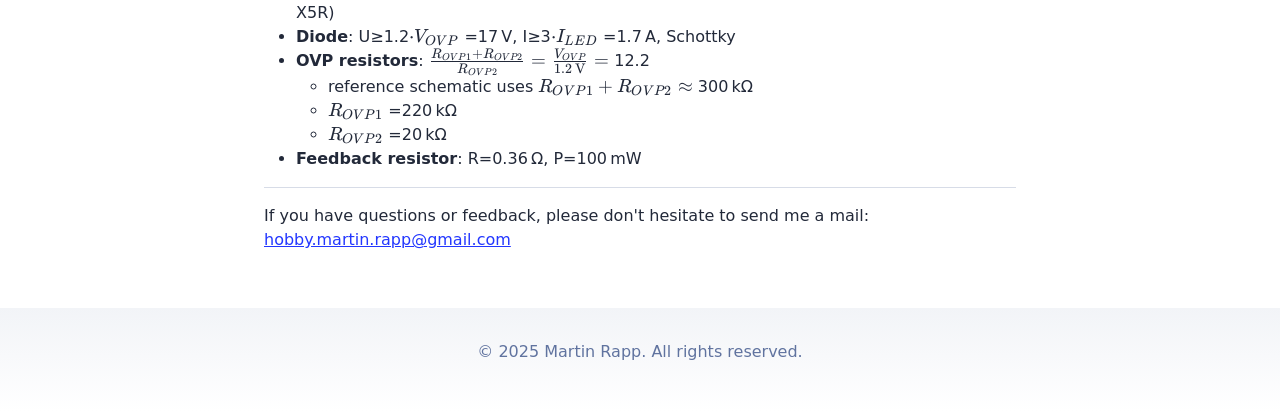
<file: projects/battery-powered-wall-lamp/index.html>
<!DOCTYPE html><html lang="en" data-astro-cid-bvzihdzo> <head><script src="/_astro/bootstrap.bundle.min.BugjOlI3.js"></script><!-- Global Metadata --><meta charset="utf-8"><meta name="viewport" content="width=device-width,initial-scale=1"><!-- <link rel="icon" type="image/svg+xml" href="/favicon.svg" /> --><link rel="sitemap" href="/sitemap-index.xml"><meta name="generator" content="Astro v5.8.1"><!-- Canonical URL --><link rel="canonical" href="https://hobby.rapp-martin.de/projects/battery-powered-wall-lamp/"><!-- Primary Meta Tags --><title>Battery-Powered Wall Lamp</title><meta name="title" content="Battery-Powered Wall Lamp"><meta name="description" content="Battery-Powered Wall Lamp"><link rel="stylesheet" href="/_astro/about.BeAhyWGp.css">
<style>.hero-image[data-astro-cid-bvzihdzo]{width:100%}.hero-image[data-astro-cid-bvzihdzo] img[data-astro-cid-bvzihdzo]{display:block;margin:0 auto;border-radius:12px;box-shadow:var(--box-shadow)}.prose[data-astro-cid-bvzihdzo]{max-width:100%;margin:auto;padding:.5em;color:rgb(var(--gray-dark))}.title[data-astro-cid-bvzihdzo]{margin-bottom:1em;padding:1em 0;text-align:center;line-height:1}.title[data-astro-cid-bvzihdzo] h1[data-astro-cid-bvzihdzo]{margin:0 0 .5em;text-wrap:balance}.date[data-astro-cid-bvzihdzo]{margin-bottom:.5em;color:rgb(var(--gray))}.last-updated-on[data-astro-cid-bvzihdzo]{margin-top:1ex;font-style:italic}
</style></head> <body data-astro-cid-bvzihdzo> <header data-astro-cid-3ef6ksr2> <nav data-astro-cid-3ef6ksr2> <h2 data-astro-cid-3ef6ksr2><a href="/" data-astro-cid-3ef6ksr2>Martin Rapp</a></h2> <div class="internal-links" data-astro-cid-3ef6ksr2> <a href="/" data-astro-cid-3ef6ksr2="true" data-astro-cid-eimmu3lg> Home </a>  <a href="/about" data-astro-cid-3ef6ksr2="true" data-astro-cid-eimmu3lg> About </a>  </div> <div class="social-links" data-astro-cid-3ef6ksr2> <a href="https://github.com/ma-rapp" target="_blank" data-astro-cid-3ef6ksr2> <span class="sr-only" data-astro-cid-3ef6ksr2>GitHub</span> <svg viewBox="0 0 16 16" aria-hidden="true" width="32" height="32" data-astro-cid-3ef6ksr2><path fill="currentColor" d="M8 0C3.58 0 0 3.58 0 8c0 3.54 2.29 6.53 5.47 7.59.4.07.55-.17.55-.38 0-.19-.01-.82-.01-1.49-2.01.37-2.53-.49-2.69-.94-.09-.23-.48-.94-.82-1.13-.28-.15-.68-.52-.01-.53.63-.01 1.08.58 1.23.82.72 1.21 1.87.87 2.33.66.07-.52.28-.87.51-1.07-1.78-.2-3.64-.89-3.64-3.95 0-.87.31-1.59.82-2.15-.08-.2-.36-1.02.08-2.12 0 0 .67-.21 2.2.82.64-.18 1.32-.27 2-.27.68 0 1.36.09 2 .27 1.53-1.04 2.2-.82 2.2-.82.44 1.1.16 1.92.08 2.12.51.56.82 1.27.82 2.15 0 3.07-1.87 3.75-3.65 3.95.29.25.54.73.54 1.48 0 1.07-.01 1.93-.01 2.2 0 .21.15.46.55.38A8.012 8.012 0 0 0 16 8c0-4.42-3.58-8-8-8z" data-astro-cid-3ef6ksr2></path></svg> </a> </div> </nav> </header>  <main data-astro-cid-bvzihdzo> <article data-astro-cid-bvzihdzo> <div class="hero-image" data-astro-cid-bvzihdzo> <img width="1020" height="510" src="/media/battery-powered-wall-lamp/cover.png" alt="" data-astro-cid-bvzihdzo> </div> <div class="prose" data-astro-cid-bvzihdzo> <div class="title" data-astro-cid-bvzihdzo> <h1 data-astro-cid-bvzihdzo>Battery-Powered Wall Lamp</h1> <div class="date" data-astro-cid-bvzihdzo> <time datetime="2025-06-01T00:00:00.000Z"> June 1, 2025 </time>  </div> <hr data-astro-cid-bvzihdzo> </div>  <p>This project is about building a battery-powered wall lamp from scratch.
The lamp has the following features:</p>
<ul>
<li><strong>Battery-powered</strong>: It is powered by rechargeable NiMH batteries, i.e., no unsightly visible wires.</li>
<li><strong>Adjustable brightness</strong>: The brightness can be adjusted to suit different needs.</li>
<li><strong>Charging</strong>: The lamp can be charged using a 12V power supply.</li>
<li><strong>Automatic power-off</strong>: The lamp automatically turns off after a specified period.</li>
</ul>
<h2 id="the-finished-lamp">The Finished Lamp</h2>
<a class="zoomimage-text" onclick="document.getElementById('3ec464cd-aacc-4d9a-ba69-633b98eef216-large').style.display = &#34;block&#34;; return false;"> <img src="/media/battery-powered-wall-lamp/lamp.jpg" alt="The lamp"> </a> <div class="zoomimage-large" id="3ec464cd-aacc-4d9a-ba69-633b98eef216-large"> <a onclick="document.getElementById('3ec464cd-aacc-4d9a-ba69-633b98eef216-large').style.display = &#34;none&#34;; return false;"> <img src="/media/battery-powered-wall-lamp/lamp.jpg" alt="The lamp"> <span class="zoomimage-close"></span> </a> </div>
<p>The lamp has a size of 11 cm × 11 cm × 7 cm (width × height × depth) and features a 2700 K LED.
Depending on the brightness setting, the lamp can last up to 39 h on a single charge (around 20-30 h at medium brightness).
This is enough for several days to a week of use if used for a few hours a day.
The remainder of this article describes the design and implementation of the lamp in more detail.</p>
<h2 id="the-led-and-driver-module">The LED and Driver Module</h2>

<div id="carousel-led" class="carousel slide carousel-fade carousel-light"><div class="carousel-indicators"> <button type="button" data-bs-target="#carousel-led" data-bs-slide-to="0" class="active" aria-current="page" aria-label="Inside of the lamp (swipe right for annotations)"></button><button type="button" data-bs-target="#carousel-led" data-bs-slide-to="1" aria-label="Annotated image of the inside"></button> </div><div class="carousel-inner"> <div class="carousel-item active"> <img src="/media/battery-powered-wall-lamp/lamp-inner.jpg" class="d-block w-100 img-fluid" alt="Inside of the lamp (swipe right for annotations)"/><div class="carousel-caption d-none d-md-block">Inside of the lamp (swipe right for annotations)</div> </div><div class="carousel-item"> <img src="/media/battery-powered-wall-lamp/lamp-inner-annotated.jpg" class="d-block w-100 img-fluid" alt="Annotated image of the inside"/><div class="carousel-caption d-none d-md-block">Annotated image of the inside</div> </div> </div><button class="carousel-control-prev" type="button" data-bs-target="#carousel-led" data-bs-slide="prev"> <span class="carousel-control-prev-icon" aria-hidden="true"></span> <span class="visually-hidden">Previous</span> </button> <button class="carousel-control-next" type="button" data-bs-target="#carousel-led" data-bs-slide="next"> <span class="carousel-control-next-icon" aria-hidden="true"></span> <span class="visually-hidden">Next</span> </button></div>
<p>I decided to use a small and cheap LED that is mounted on a ceramic PCB.
The LED is rated for 12 V and 550 mA, and provides a warm color temperature of 2700 K.
At full brightness, the LED provides 710 lm, which is brighter than needed.
Also, the 12 V rating means that I either need to use batteries with a voltage larger than 12 V or use a boost LED driver to step up the voltage.
I decided to use a boost LED driver because it allows me to use more common batteries.</p>
<p>The LED driver is mounted on a small custom PCB that implements the following schematic (see <a href="#additional-information-computing-the-component-requirements-of-the-led-boost-driver">below</a> for details on how to compute the component values):</p>
<a class="zoomimage-text" onclick="document.getElementById('52c732d5-705c-488a-abb8-cfcbd4c68d4d-large').style.display = &#34;block&#34;; return false;"> <img src="/media/battery-powered-wall-lamp/led-boost-driver-schematic.png" alt="LED driver schematic"> </a> <div class="zoomimage-large" id="52c732d5-705c-488a-abb8-cfcbd4c68d4d-large"> <a onclick="document.getElementById('52c732d5-705c-488a-abb8-cfcbd4c68d4d-large').style.display = &#34;none&#34;; return false;"> <img src="/media/battery-powered-wall-lamp/led-boost-driver-schematic.png" alt="LED driver schematic"> <span class="zoomimage-close"></span> </a> </div>
<p>At its core, an MP3362 LED driver is used to maintain a constant 550 mA current through the LED.
It also features a PWM input for dimming, which is exposed on the PCB.</p>

<h2 id="the-main-control-module">The Main Control Module</h2>
<p>The second module is the main module, which implements the main control logic of the lamp and is connected to the controls.
The following images show more details of the lamp, including the back side with the battery and main control module, as well as the control panel (swipe right for annotations and further images).</p>

<div id="carousel-lamp" class="carousel slide carousel-fade carousel-dark"><div class="carousel-indicators"> <button type="button" data-bs-target="#carousel-lamp" data-bs-slide-to="0" class="active" aria-current="page" aria-label="Back side of the lamp"></button><button type="button" data-bs-target="#carousel-lamp" data-bs-slide-to="1" aria-label="Annotated image of the back side"></button><button type="button" data-bs-target="#carousel-lamp" data-bs-slide-to="2" aria-label="Control panel"></button><button type="button" data-bs-target="#carousel-lamp" data-bs-slide-to="3" aria-label="Annotated image of the control panel"></button> </div><div class="carousel-inner"> <div class="carousel-item active"> <img src="/media/battery-powered-wall-lamp/lamp-back.jpg" class="d-block w-100 img-fluid" alt="Back side of the lamp"/> </div><div class="carousel-item"> <img src="/media/battery-powered-wall-lamp/lamp-back-annotated.jpg" class="d-block w-100 img-fluid" alt="Annotated image of the back side"/> </div><div class="carousel-item"> <img src="/media/battery-powered-wall-lamp/lamp-panel.jpg" class="d-block w-100 img-fluid" alt="Control panel"/> </div><div class="carousel-item"> <img src="/media/battery-powered-wall-lamp/lamp-panel-annotated.jpg" class="d-block w-100 img-fluid" alt="Annotated image of the control panel"/> </div> </div><button class="carousel-control-prev" type="button" data-bs-target="#carousel-lamp" data-bs-slide="prev"> <span class="carousel-control-prev-icon" aria-hidden="true"></span> <span class="visually-hidden">Previous</span> </button> <button class="carousel-control-next" type="button" data-bs-target="#carousel-lamp" data-bs-slide="next"> <span class="carousel-control-next-icon" aria-hidden="true"></span> <span class="visually-hidden">Next</span> </button></div>
<p>The main module implements this schematic:</p>
<a class="zoomimage-text" onclick="document.getElementById('f2d72834-c41f-4cc5-be1b-1c7ddbc9a629-large').style.display = &#34;block&#34;; return false;"> <img src="/media/battery-powered-wall-lamp/smart-power-control-schematic.png" alt="Main module schematic"> </a> <div class="zoomimage-large" id="f2d72834-c41f-4cc5-be1b-1c7ddbc9a629-large"> <a onclick="document.getElementById('f2d72834-c41f-4cc5-be1b-1c7ddbc9a629-large').style.display = &#34;none&#34;; return false;"> <img src="/media/battery-powered-wall-lamp/smart-power-control-schematic.png" alt="Main module schematic"> <span class="zoomimage-close"></span> </a> </div>
<p>It supports the following power flows:</p>
<ol>
<li><strong>Fast charging</strong>: VIN → battery (via U3, Q7, and D2), limited to 0.8 A.
The microcontroller can enable or disable this power flow.</li>
<li><strong>Trickle charging</strong>: VIN → battery (via U1, Q2, and D1), limited to 0.2 A.
The microcontroller can enable or disable this power flow.</li>
<li><strong>Powering the microcontroller from VIN</strong>: VIN → microcontroller (via D3 and U4).
This power flow is hardwired.</li>
<li><strong>Powering the microcontroller from the battery</strong>: battery → microcontroller (via D4, Q9, and U4).
The microcontroller can enable or disable this power flow.
Pressing the button forces this power flow to be enabled.</li>
<li><strong>Powering the LED driver from the battery</strong>: battery → LED driver (via Q3).
The microcontroller can enable or disable this power flow.</li>
</ol>
<p>The circuit is designed so that the battery is completely disconnected from any load, including the microcontroller, when off—
i.e., the microcontroller can disable its own power supply.
Additionally, the microcontroller can measure the dimmer potentiometer level, the battery voltage, and the battery temperature (using a TC1046 temperature-to-voltage converter).
It can also control the lamp LED brightness via PWM and uses two status LEDs (red/blue) to indicate the current state of the lamp.</p>
<p>The control module implements three main operation modes:</p>
<ul>
<li><strong>Lamp mode</strong>: The microcontroller is powered from the battery and provides power from the battery to the LED driver.
The PWM duty cycle <span class=""><span class="katex"><span class="katex-mathml"><math xmlns="http://www.w3.org/1998/Math/MathML"><semantics><mrow><mi>D</mi></mrow><annotation encoding="application/x-tex">D</annotation></semantics></math></span><span class="katex-html" aria-hidden="true"><span class="base"><span class="strut" style="height:0.6833em;"></span><span class="mord mathnormal" style="margin-right:0.02778em;">D</span></span></span></span></span> <!--
KaTeX is licensed under the MIT License:
	The MIT License (MIT)

	Copyright (c) 2013-2020 Khan Academy and other contributors

	Permission is hereby granted, free of charge, to any person obtaining a copy
	of this software and associated documentation files (the "Software"), to deal
	in the Software without restriction, including without limitation the rights
	to use, copy, modify, merge, publish, distribute, sublicense, and/or sell
	copies of the Software, and to permit persons to whom the Software is
	furnished to do so, subject to the following conditions:

	The above copyright notice and this permission notice shall be included in all
	copies or substantial portions of the Software.

	THE SOFTWARE IS PROVIDED "AS IS", WITHOUT WARRANTY OF ANY KIND, EXPRESS OR
	IMPLIED, INCLUDING BUT NOT LIMITED TO THE WARRANTIES OF MERCHANTABILITY,
	FITNESS FOR A PARTICULAR PURPOSE AND NONINFRINGEMENT. IN NO EVENT SHALL THE
	AUTHORS OR COPYRIGHT HOLDERS BE LIABLE FOR ANY CLAIM, DAMAGES OR OTHER
	LIABILITY, WHETHER IN AN ACTION OF CONTRACT, TORT OR OTHERWISE, ARISING FROM,
	OUT OF OR IN CONNECTION WITH THE SOFTWARE OR THE USE OR OTHER DEALINGS IN THE
	SOFTWARE.
 --> <link rel="stylesheet" href="/katex-v0.16.22/katex.min.css"> is set according to the dimmer potentiometer level <span class=""><span class="katex"><span class="katex-mathml"><math xmlns="http://www.w3.org/1998/Math/MathML"><semantics><mrow><mi>d</mi><mo>∈</mo><mo stretchy="false">[</mo><mn>0</mn><mo separator="true">,</mo><mn>1</mn><mo stretchy="false">]</mo></mrow><annotation encoding="application/x-tex">d\in[0,1]</annotation></semantics></math></span><span class="katex-html" aria-hidden="true"><span class="base"><span class="strut" style="height:0.7335em;vertical-align:-0.0391em;"></span><span class="mord mathnormal">d</span><span class="mspace" style="margin-right:0.2778em;"></span><span class="mrel">∈</span><span class="mspace" style="margin-right:0.2778em;"></span></span><span class="base"><span class="strut" style="height:1em;vertical-align:-0.25em;"></span><span class="mopen">[</span><span class="mord">0</span><span class="mpunct">,</span><span class="mspace" style="margin-right:0.1667em;"></span><span class="mord">1</span><span class="mclose">]</span></span></span></span></span> <!--
KaTeX is licensed under the MIT License:
	The MIT License (MIT)

	Copyright (c) 2013-2020 Khan Academy and other contributors

	Permission is hereby granted, free of charge, to any person obtaining a copy
	of this software and associated documentation files (the "Software"), to deal
	in the Software without restriction, including without limitation the rights
	to use, copy, modify, merge, publish, distribute, sublicense, and/or sell
	copies of the Software, and to permit persons to whom the Software is
	furnished to do so, subject to the following conditions:

	The above copyright notice and this permission notice shall be included in all
	copies or substantial portions of the Software.

	THE SOFTWARE IS PROVIDED "AS IS", WITHOUT WARRANTY OF ANY KIND, EXPRESS OR
	IMPLIED, INCLUDING BUT NOT LIMITED TO THE WARRANTIES OF MERCHANTABILITY,
	FITNESS FOR A PARTICULAR PURPOSE AND NONINFRINGEMENT. IN NO EVENT SHALL THE
	AUTHORS OR COPYRIGHT HOLDERS BE LIABLE FOR ANY CLAIM, DAMAGES OR OTHER
	LIABILITY, WHETHER IN AN ACTION OF CONTRACT, TORT OR OTHERWISE, ARISING FROM,
	OUT OF OR IN CONNECTION WITH THE SOFTWARE OR THE USE OR OTHER DEALINGS IN THE
	SOFTWARE.
 --> <link rel="stylesheet" href="/katex-v0.16.22/katex.min.css"> using the following equation:
<span class=""><span class="katex-display"><span class="katex"><span class="katex-mathml"><math xmlns="http://www.w3.org/1998/Math/MathML" display="block"><semantics><mrow><mi>D</mi><mo>=</mo><msub><mi>D</mi><mrow><mi>m</mi><mi>i</mi><mi>n</mi></mrow></msub><mo>⋅</mo><msup><mrow><mo fence="true">(</mo><mfrac><msub><mi>D</mi><mrow><mi>m</mi><mi>a</mi><mi>x</mi></mrow></msub><msub><mi>D</mi><mrow><mi>m</mi><mi>i</mi><mi>n</mi></mrow></msub></mfrac><mo fence="true">)</mo></mrow><mi>d</mi></msup></mrow><annotation encoding="application/x-tex">D = D_{min} \cdot \left(\frac{D_{max}}{D_{min}}\right)^d</annotation></semantics></math></span><span class="katex-html" aria-hidden="true"><span class="base"><span class="strut" style="height:0.6833em;"></span><span class="mord mathnormal" style="margin-right:0.02778em;">D</span><span class="mspace" style="margin-right:0.2778em;"></span><span class="mrel">=</span><span class="mspace" style="margin-right:0.2778em;"></span></span><span class="base"><span class="strut" style="height:0.8333em;vertical-align:-0.15em;"></span><span class="mord"><span class="mord mathnormal" style="margin-right:0.02778em;">D</span><span class="msupsub"><span class="vlist-t vlist-t2"><span class="vlist-r"><span class="vlist" style="height:0.3117em;"><span style="top:-2.55em;margin-left:-0.0278em;margin-right:0.05em;"><span class="pstrut" style="height:2.7em;"></span><span class="sizing reset-size6 size3 mtight"><span class="mord mtight"><span class="mord mathnormal mtight">min</span></span></span></span></span><span class="vlist-s">​</span></span><span class="vlist-r"><span class="vlist" style="height:0.15em;"><span></span></span></span></span></span></span><span class="mspace" style="margin-right:0.2222em;"></span><span class="mbin">⋅</span><span class="mspace" style="margin-right:0.2222em;"></span></span><span class="base"><span class="strut" style="height:2.639em;vertical-align:-0.95em;"></span><span class="minner"><span class="minner"><span class="mopen delimcenter" style="top:0em;"><span class="delimsizing size3">(</span></span><span class="mord"><span class="mopen nulldelimiter"></span><span class="mfrac"><span class="vlist-t vlist-t2"><span class="vlist-r"><span class="vlist" style="height:1.3603em;"><span style="top:-2.314em;"><span class="pstrut" style="height:3em;"></span><span class="mord"><span class="mord"><span class="mord mathnormal" style="margin-right:0.02778em;">D</span><span class="msupsub"><span class="vlist-t vlist-t2"><span class="vlist-r"><span class="vlist" style="height:0.3117em;"><span style="top:-2.55em;margin-left:-0.0278em;margin-right:0.05em;"><span class="pstrut" style="height:2.7em;"></span><span class="sizing reset-size6 size3 mtight"><span class="mord mtight"><span class="mord mathnormal mtight">min</span></span></span></span></span><span class="vlist-s">​</span></span><span class="vlist-r"><span class="vlist" style="height:0.15em;"><span></span></span></span></span></span></span></span></span><span style="top:-3.23em;"><span class="pstrut" style="height:3em;"></span><span class="frac-line" style="border-bottom-width:0.04em;"></span></span><span style="top:-3.677em;"><span class="pstrut" style="height:3em;"></span><span class="mord"><span class="mord"><span class="mord mathnormal" style="margin-right:0.02778em;">D</span><span class="msupsub"><span class="vlist-t vlist-t2"><span class="vlist-r"><span class="vlist" style="height:0.1514em;"><span style="top:-2.55em;margin-left:-0.0278em;margin-right:0.05em;"><span class="pstrut" style="height:2.7em;"></span><span class="sizing reset-size6 size3 mtight"><span class="mord mtight"><span class="mord mathnormal mtight">ma</span><span class="mord mathnormal mtight">x</span></span></span></span></span><span class="vlist-s">​</span></span><span class="vlist-r"><span class="vlist" style="height:0.15em;"><span></span></span></span></span></span></span></span></span></span><span class="vlist-s">​</span></span><span class="vlist-r"><span class="vlist" style="height:0.836em;"><span></span></span></span></span></span><span class="mclose nulldelimiter"></span></span><span class="mclose delimcenter" style="top:0em;"><span class="delimsizing size3">)</span></span></span><span class="msupsub"><span class="vlist-t"><span class="vlist-r"><span class="vlist" style="height:1.689em;"><span style="top:-3.9029em;margin-right:0.05em;"><span class="pstrut" style="height:2.7em;"></span><span class="sizing reset-size6 size3 mtight"><span class="mord mathnormal mtight">d</span></span></span></span></span></span></span></span></span></span></span></span></span> <!--
KaTeX is licensed under the MIT License:
	The MIT License (MIT)

	Copyright (c) 2013-2020 Khan Academy and other contributors

	Permission is hereby granted, free of charge, to any person obtaining a copy
	of this software and associated documentation files (the "Software"), to deal
	in the Software without restriction, including without limitation the rights
	to use, copy, modify, merge, publish, distribute, sublicense, and/or sell
	copies of the Software, and to permit persons to whom the Software is
	furnished to do so, subject to the following conditions:

	The above copyright notice and this permission notice shall be included in all
	copies or substantial portions of the Software.

	THE SOFTWARE IS PROVIDED "AS IS", WITHOUT WARRANTY OF ANY KIND, EXPRESS OR
	IMPLIED, INCLUDING BUT NOT LIMITED TO THE WARRANTIES OF MERCHANTABILITY,
	FITNESS FOR A PARTICULAR PURPOSE AND NONINFRINGEMENT. IN NO EVENT SHALL THE
	AUTHORS OR COPYRIGHT HOLDERS BE LIABLE FOR ANY CLAIM, DAMAGES OR OTHER
	LIABILITY, WHETHER IN AN ACTION OF CONTRACT, TORT OR OTHERWISE, ARISING FROM,
	OUT OF OR IN CONNECTION WITH THE SOFTWARE OR THE USE OR OTHER DEALINGS IN THE
	SOFTWARE.
 --> <link rel="stylesheet" href="/katex-v0.16.22/katex.min.css">
<span class=""><span class="katex"><span class="katex-mathml"><math xmlns="http://www.w3.org/1998/Math/MathML"><semantics><mrow><msub><mi>D</mi><mrow><mi>m</mi><mi>i</mi><mi>n</mi></mrow></msub></mrow><annotation encoding="application/x-tex">D_{min}</annotation></semantics></math></span><span class="katex-html" aria-hidden="true"><span class="base"><span class="strut" style="height:0.8333em;vertical-align:-0.15em;"></span><span class="mord"><span class="mord mathnormal" style="margin-right:0.02778em;">D</span><span class="msupsub"><span class="vlist-t vlist-t2"><span class="vlist-r"><span class="vlist" style="height:0.3117em;"><span style="top:-2.55em;margin-left:-0.0278em;margin-right:0.05em;"><span class="pstrut" style="height:2.7em;"></span><span class="sizing reset-size6 size3 mtight"><span class="mord mtight"><span class="mord mathnormal mtight">min</span></span></span></span></span><span class="vlist-s">​</span></span><span class="vlist-r"><span class="vlist" style="height:0.15em;"><span></span></span></span></span></span></span></span></span></span></span> <!--
KaTeX is licensed under the MIT License:
	The MIT License (MIT)

	Copyright (c) 2013-2020 Khan Academy and other contributors

	Permission is hereby granted, free of charge, to any person obtaining a copy
	of this software and associated documentation files (the "Software"), to deal
	in the Software without restriction, including without limitation the rights
	to use, copy, modify, merge, publish, distribute, sublicense, and/or sell
	copies of the Software, and to permit persons to whom the Software is
	furnished to do so, subject to the following conditions:

	The above copyright notice and this permission notice shall be included in all
	copies or substantial portions of the Software.

	THE SOFTWARE IS PROVIDED "AS IS", WITHOUT WARRANTY OF ANY KIND, EXPRESS OR
	IMPLIED, INCLUDING BUT NOT LIMITED TO THE WARRANTIES OF MERCHANTABILITY,
	FITNESS FOR A PARTICULAR PURPOSE AND NONINFRINGEMENT. IN NO EVENT SHALL THE
	AUTHORS OR COPYRIGHT HOLDERS BE LIABLE FOR ANY CLAIM, DAMAGES OR OTHER
	LIABILITY, WHETHER IN AN ACTION OF CONTRACT, TORT OR OTHERWISE, ARISING FROM,
	OUT OF OR IN CONNECTION WITH THE SOFTWARE OR THE USE OR OTHER DEALINGS IN THE
	SOFTWARE.
 --> <link rel="stylesheet" href="/katex-v0.16.22/katex.min.css"> and <span class=""><span class="katex"><span class="katex-mathml"><math xmlns="http://www.w3.org/1998/Math/MathML"><semantics><mrow><msub><mi>D</mi><mrow><mi>m</mi><mi>a</mi><mi>x</mi></mrow></msub></mrow><annotation encoding="application/x-tex">D_{max}</annotation></semantics></math></span><span class="katex-html" aria-hidden="true"><span class="base"><span class="strut" style="height:0.8333em;vertical-align:-0.15em;"></span><span class="mord"><span class="mord mathnormal" style="margin-right:0.02778em;">D</span><span class="msupsub"><span class="vlist-t vlist-t2"><span class="vlist-r"><span class="vlist" style="height:0.1514em;"><span style="top:-2.55em;margin-left:-0.0278em;margin-right:0.05em;"><span class="pstrut" style="height:2.7em;"></span><span class="sizing reset-size6 size3 mtight"><span class="mord mtight"><span class="mord mathnormal mtight">ma</span><span class="mord mathnormal mtight">x</span></span></span></span></span><span class="vlist-s">​</span></span><span class="vlist-r"><span class="vlist" style="height:0.15em;"><span></span></span></span></span></span></span></span></span></span></span> <!--
KaTeX is licensed under the MIT License:
	The MIT License (MIT)

	Copyright (c) 2013-2020 Khan Academy and other contributors

	Permission is hereby granted, free of charge, to any person obtaining a copy
	of this software and associated documentation files (the "Software"), to deal
	in the Software without restriction, including without limitation the rights
	to use, copy, modify, merge, publish, distribute, sublicense, and/or sell
	copies of the Software, and to permit persons to whom the Software is
	furnished to do so, subject to the following conditions:

	The above copyright notice and this permission notice shall be included in all
	copies or substantial portions of the Software.

	THE SOFTWARE IS PROVIDED "AS IS", WITHOUT WARRANTY OF ANY KIND, EXPRESS OR
	IMPLIED, INCLUDING BUT NOT LIMITED TO THE WARRANTIES OF MERCHANTABILITY,
	FITNESS FOR A PARTICULAR PURPOSE AND NONINFRINGEMENT. IN NO EVENT SHALL THE
	AUTHORS OR COPYRIGHT HOLDERS BE LIABLE FOR ANY CLAIM, DAMAGES OR OTHER
	LIABILITY, WHETHER IN AN ACTION OF CONTRACT, TORT OR OTHERWISE, ARISING FROM,
	OUT OF OR IN CONNECTION WITH THE SOFTWARE OR THE USE OR OTHER DEALINGS IN THE
	SOFTWARE.
 --> <link rel="stylesheet" href="/katex-v0.16.22/katex.min.css"> are the minimum and maximum brightness levels, respectively.
They are set to 0.01 and 0.4, respectively.
Exponential scaling results in a more natural brightness adjustment, as the human eye is more sensitive to brightness changes at low brightness levels.
The lamp automatically turns off after 1 h.
Each button press extends this time by 1 h.
The lamp also turns off if the battery voltage drops below a specified threshold</li>
<li><strong>Charging mode</strong>: The microcontroller is powered from the charging connector, the battery is charged from the charging connector, and the LED driver is powered off.
Charging occurs in two phases:
<ol>
<li>Fast charging: The battery is charged with a constant current of 0.8 A.
End of charging is detected by monitoring the battery voltage and temperature.
The fast charging process is stopped when the battery voltage drops by 40 mV or the battery temperature exceeds 40 °C.
Credits to ChibiM and their excellent page about NiMH batteries at <a href="https://eneloop101.com/">eneloop101.com</a>, which was very helpful in understanding and designing the charging process.</li>
<li>Trickle charging: The battery is charged with a constant current of 0.2 A for another 30 min to balance the cells.</li>
</ol>
</li>
</ul>
<p>The control flow of the operation modes is shown in the following flowchart (details omitted for clarity).</p>

<a class="zoomimage-text" onclick="document.getElementById('1cc1d36e-d73f-49d9-a547-b153680ca127-large').style.display = &#34;block&#34;; return false;"> <img src="/media/battery-powered-wall-lamp/smart-power-control-software-flow.png" alt="Main module software"> </a> <div class="zoomimage-large" id="1cc1d36e-d73f-49d9-a547-b153680ca127-large"> <a onclick="document.getElementById('1cc1d36e-d73f-49d9-a547-b153680ca127-large').style.display = &#34;none&#34;; return false;"> <img src="/media/battery-powered-wall-lamp/smart-power-control-software-flow.png" alt="Main module software"> <span class="zoomimage-close"></span> </a> </div>
<h2 id="batteries">Batteries</h2>
<p>I decided to use NiMH batteries.
They do have lower energy density than Li-ion batteries, but they are safer to handle, as they are much less prone to catch fire.
In the end, I decided to use six eneloop AA batteries, each rated for 2000 mAh and 1.2 V, i.e., around 14 Wh in total.
The batteries are connected in series without cell balancing.
As a consequence, I needed to select a bit more conservative charging parameters.
After a few charging and discharging cycles, the batteries turned out to be well balanced (difference &lt; 10 mV).
However, I will keep an eye on this.</p>
<h2 id="the-mechanical-design-lampshade-and-mounting">The Mechanical Design: Lampshade and Mounting</h2>
<p>The lampshade and wall mount are made of sheet metal.
The lampshade is powder-coated in matte black.
All other parts are 3D-printed.
The inside of the lamp features a white light diffuser opposite the LED to maximize the light output.</p>

<h2 id="charging-and-discharging-measurements">Charging and Discharging Measurements</h2>
<p>The following charts show charging and discharging measurements of the lamp.
All measurements were taken by the lamp itself, using the on-board microcontroller and sensors.</p>
<p><strong>Charging:</strong></p>
<a class="zoomimage-text" onclick="document.getElementById('911d75df-2374-4c29-9d49-36bca99e0b3e-large').style.display = &#34;block&#34;; return false;"> <img src="/media/battery-powered-wall-lamp/charging-curve.png" alt="Charging curve"> </a> <div class="zoomimage-large" id="911d75df-2374-4c29-9d49-36bca99e0b3e-large"> <a onclick="document.getElementById('911d75df-2374-4c29-9d49-36bca99e0b3e-large').style.display = &#34;none&#34;; return false;"> <img src="/media/battery-powered-wall-lamp/charging-curve.png" alt="Charging curve"> <span class="zoomimage-close"></span> </a> </div>
<p>The charging process was logged by connecting the lamp to a PC, which periodically received measurement data via USB serial.
In the first phase, the battery was charged with a constant current of 0.8 A (fast charging).
After around 2 h, the battery voltage started to increase faster, indicating that the battery was almost fully charged.
A bit later, at around 2.5 h the voltage plateaued and the temperature began to rise more rapidly.
In this particular example, the temperature reached 40 °C before the battery voltage dropped significantly, stopping the charging process.
Afterwards, the battery was charged with a constant current of 0.2 A (trickle charging) for another 30 min to balance the cells.
During this phase, the temperature started to drop again.</p>
<p><strong>Discharging:</strong></p>
<a class="zoomimage-text" onclick="document.getElementById('84010e7e-de18-4781-a5c7-a744da2a86ee-large').style.display = &#34;block&#34;; return false;"> <img src="/media/battery-powered-wall-lamp/discharging-curve.png" alt="Discharging curve"> </a> <div class="zoomimage-large" id="84010e7e-de18-4781-a5c7-a744da2a86ee-large"> <a onclick="document.getElementById('84010e7e-de18-4781-a5c7-a744da2a86ee-large').style.display = &#34;none&#34;; return false;"> <img src="/media/battery-powered-wall-lamp/discharging-curve.png" alt="Discharging curve"> <span class="zoomimage-close"></span> </a> </div>
<p>The discharging measurements are extracted from the lamp’s internal EEPROM, which logs the battery voltage and temperature every 5 minutes during operation.
The measurement resolution is reduced to 50 mV to save space in the EEPROM.
For this experiment, I let the lamp run at different brightness levels until the battery was empty.
The intermediate brightness level corresponds to a realistic use case.
In these settings, the battery lasted between 5 h and 39 h, with around 20-30 h at the intermediate brightness level.
In day-to-day operation, the lamp will only be used for a few hours a day, so the battery will likely last several days, but that remains to be seen.</p>
<h2 id="final-thoughts">Final Thoughts</h2>
<p>I am very happy with how the lamp turned out.
I particularly like the minimalistic design.
This also was my first battery-powered project and I learned a lot about NiMH battery management and charging.</p>
<p>There are a few things that <strong>I would do differently in hindsight</strong>:</p>
<ul>
<li><strong>Power dissipation of the charging current</strong>:
The charging circuit (particularly U3, see above) gets quite hot during charging.
I would investigate using a more efficient charging circuit instead of the linear regulator.
However, this would also increase the complexity of the circuit.</li>
</ul>

<h2 id="additional-information-computing-the-component-requirements-of-the-led-boost-driver">Additional Information: Computing the Component Requirements of the LED Boost Driver</h2>
<p>The following tables summarize the computations for the LED driver, following the datasheet recommendations.</p>
<p><strong>Values that are independent of the input voltage (battery voltage):</strong></p>
<div class="datatable widetable">
































































<table><thead><tr><th>Parameter</th><th>Description</th><th>Equation</th><th>(Selected) Value</th></tr></thead><tbody><tr><td><span class=""><span class="katex"><span class="katex-mathml"><math xmlns="http://www.w3.org/1998/Math/MathML"><semantics><mrow><msub><mi>V</mi><mrow><mi>O</mi><mi>U</mi><mi>T</mi></mrow></msub></mrow><annotation encoding="application/x-tex">V_{OUT}</annotation></semantics></math></span><span class="katex-html" aria-hidden="true"><span class="base"><span class="strut" style="height:0.8333em;vertical-align:-0.15em;"></span><span class="mord"><span class="mord mathnormal" style="margin-right:0.22222em;">V</span><span class="msupsub"><span class="vlist-t vlist-t2"><span class="vlist-r"><span class="vlist" style="height:0.3283em;"><span style="top:-2.55em;margin-left:-0.2222em;margin-right:0.05em;"><span class="pstrut" style="height:2.7em;"></span><span class="sizing reset-size6 size3 mtight"><span class="mord mtight"><span class="mord mathnormal mtight" style="margin-right:0.02778em;">O</span><span class="mord mathnormal mtight" style="margin-right:0.10903em;">U</span><span class="mord mathnormal mtight" style="margin-right:0.13889em;">T</span></span></span></span></span><span class="vlist-s">​</span></span><span class="vlist-r"><span class="vlist" style="height:0.15em;"><span></span></span></span></span></span></span></span></span></span></span> <!--
KaTeX is licensed under the MIT License:
	The MIT License (MIT)

	Copyright (c) 2013-2020 Khan Academy and other contributors

	Permission is hereby granted, free of charge, to any person obtaining a copy
	of this software and associated documentation files (the "Software"), to deal
	in the Software without restriction, including without limitation the rights
	to use, copy, modify, merge, publish, distribute, sublicense, and/or sell
	copies of the Software, and to permit persons to whom the Software is
	furnished to do so, subject to the following conditions:

	The above copyright notice and this permission notice shall be included in all
	copies or substantial portions of the Software.

	THE SOFTWARE IS PROVIDED "AS IS", WITHOUT WARRANTY OF ANY KIND, EXPRESS OR
	IMPLIED, INCLUDING BUT NOT LIMITED TO THE WARRANTIES OF MERCHANTABILITY,
	FITNESS FOR A PARTICULAR PURPOSE AND NONINFRINGEMENT. IN NO EVENT SHALL THE
	AUTHORS OR COPYRIGHT HOLDERS BE LIABLE FOR ANY CLAIM, DAMAGES OR OTHER
	LIABILITY, WHETHER IN AN ACTION OF CONTRACT, TORT OR OTHERWISE, ARISING FROM,
	OUT OF OR IN CONNECTION WITH THE SOFTWARE OR THE USE OR OTHER DEALINGS IN THE
	SOFTWARE.
 --> <link rel="stylesheet" href="/katex-v0.16.22/katex.min.css"></td><td>Output voltage (LED voltage)</td><td>-</td><td>12 V</td></tr><tr><td><span class=""><span class="katex"><span class="katex-mathml"><math xmlns="http://www.w3.org/1998/Math/MathML"><semantics><mrow><msub><mi>I</mi><mrow><mi>L</mi><mi>E</mi><mi>D</mi></mrow></msub></mrow><annotation encoding="application/x-tex">I_{LED}</annotation></semantics></math></span><span class="katex-html" aria-hidden="true"><span class="base"><span class="strut" style="height:0.8333em;vertical-align:-0.15em;"></span><span class="mord"><span class="mord mathnormal" style="margin-right:0.07847em;">I</span><span class="msupsub"><span class="vlist-t vlist-t2"><span class="vlist-r"><span class="vlist" style="height:0.3283em;"><span style="top:-2.55em;margin-left:-0.0785em;margin-right:0.05em;"><span class="pstrut" style="height:2.7em;"></span><span class="sizing reset-size6 size3 mtight"><span class="mord mtight"><span class="mord mathnormal mtight">L</span><span class="mord mathnormal mtight" style="margin-right:0.05764em;">E</span><span class="mord mathnormal mtight" style="margin-right:0.02778em;">D</span></span></span></span></span><span class="vlist-s">​</span></span><span class="vlist-r"><span class="vlist" style="height:0.15em;"><span></span></span></span></span></span></span></span></span></span></span> <!--
KaTeX is licensed under the MIT License:
	The MIT License (MIT)

	Copyright (c) 2013-2020 Khan Academy and other contributors

	Permission is hereby granted, free of charge, to any person obtaining a copy
	of this software and associated documentation files (the "Software"), to deal
	in the Software without restriction, including without limitation the rights
	to use, copy, modify, merge, publish, distribute, sublicense, and/or sell
	copies of the Software, and to permit persons to whom the Software is
	furnished to do so, subject to the following conditions:

	The above copyright notice and this permission notice shall be included in all
	copies or substantial portions of the Software.

	THE SOFTWARE IS PROVIDED "AS IS", WITHOUT WARRANTY OF ANY KIND, EXPRESS OR
	IMPLIED, INCLUDING BUT NOT LIMITED TO THE WARRANTIES OF MERCHANTABILITY,
	FITNESS FOR A PARTICULAR PURPOSE AND NONINFRINGEMENT. IN NO EVENT SHALL THE
	AUTHORS OR COPYRIGHT HOLDERS BE LIABLE FOR ANY CLAIM, DAMAGES OR OTHER
	LIABILITY, WHETHER IN AN ACTION OF CONTRACT, TORT OR OTHERWISE, ARISING FROM,
	OUT OF OR IN CONNECTION WITH THE SOFTWARE OR THE USE OR OTHER DEALINGS IN THE
	SOFTWARE.
 --> <link rel="stylesheet" href="/katex-v0.16.22/katex.min.css"></td><td>LED current</td><td>-</td><td>550 mA</td></tr><tr><td><span class=""><span class="katex"><span class="katex-mathml"><math xmlns="http://www.w3.org/1998/Math/MathML"><semantics><mrow><msub><mi>R</mi><mrow><mi>F</mi><mi>B</mi></mrow></msub></mrow><annotation encoding="application/x-tex">R_{FB}</annotation></semantics></math></span><span class="katex-html" aria-hidden="true"><span class="base"><span class="strut" style="height:0.8333em;vertical-align:-0.15em;"></span><span class="mord"><span class="mord mathnormal" style="margin-right:0.00773em;">R</span><span class="msupsub"><span class="vlist-t vlist-t2"><span class="vlist-r"><span class="vlist" style="height:0.3283em;"><span style="top:-2.55em;margin-left:-0.0077em;margin-right:0.05em;"><span class="pstrut" style="height:2.7em;"></span><span class="sizing reset-size6 size3 mtight"><span class="mord mtight"><span class="mord mathnormal mtight" style="margin-right:0.05017em;">FB</span></span></span></span></span><span class="vlist-s">​</span></span><span class="vlist-r"><span class="vlist" style="height:0.15em;"><span></span></span></span></span></span></span></span></span></span></span> <!--
KaTeX is licensed under the MIT License:
	The MIT License (MIT)

	Copyright (c) 2013-2020 Khan Academy and other contributors

	Permission is hereby granted, free of charge, to any person obtaining a copy
	of this software and associated documentation files (the "Software"), to deal
	in the Software without restriction, including without limitation the rights
	to use, copy, modify, merge, publish, distribute, sublicense, and/or sell
	copies of the Software, and to permit persons to whom the Software is
	furnished to do so, subject to the following conditions:

	The above copyright notice and this permission notice shall be included in all
	copies or substantial portions of the Software.

	THE SOFTWARE IS PROVIDED "AS IS", WITHOUT WARRANTY OF ANY KIND, EXPRESS OR
	IMPLIED, INCLUDING BUT NOT LIMITED TO THE WARRANTIES OF MERCHANTABILITY,
	FITNESS FOR A PARTICULAR PURPOSE AND NONINFRINGEMENT. IN NO EVENT SHALL THE
	AUTHORS OR COPYRIGHT HOLDERS BE LIABLE FOR ANY CLAIM, DAMAGES OR OTHER
	LIABILITY, WHETHER IN AN ACTION OF CONTRACT, TORT OR OTHERWISE, ARISING FROM,
	OUT OF OR IN CONNECTION WITH THE SOFTWARE OR THE USE OR OTHER DEALINGS IN THE
	SOFTWARE.
 --> <link rel="stylesheet" href="/katex-v0.16.22/katex.min.css"></td><td>Feedback resistor</td><td><span class=""><span class="katex"><span class="katex-mathml"><math xmlns="http://www.w3.org/1998/Math/MathML"><semantics><mrow><mfrac><mrow><mn>200</mn><mtext> </mtext><mtext>mV</mtext></mrow><msub><mi>I</mi><mrow><mi>L</mi><mi>E</mi><mi>D</mi></mrow></msub></mfrac></mrow><annotation encoding="application/x-tex">\frac{200\,\text{mV}}{I_{LED}}</annotation></semantics></math></span><span class="katex-html" aria-hidden="true"><span class="base"><span class="strut" style="height:1.3176em;vertical-align:-0.4453em;"></span><span class="mord"><span class="mopen nulldelimiter"></span><span class="mfrac"><span class="vlist-t vlist-t2"><span class="vlist-r"><span class="vlist" style="height:0.8723em;"><span style="top:-2.655em;"><span class="pstrut" style="height:3em;"></span><span class="sizing reset-size6 size3 mtight"><span class="mord mtight"><span class="mord mtight"><span class="mord mathnormal mtight" style="margin-right:0.07847em;">I</span><span class="msupsub"><span class="vlist-t vlist-t2"><span class="vlist-r"><span class="vlist" style="height:0.3448em;"><span style="top:-2.3567em;margin-left:-0.0785em;margin-right:0.0714em;"><span class="pstrut" style="height:2.5em;"></span><span class="sizing reset-size3 size1 mtight"><span class="mord mtight"><span class="mord mathnormal mtight">L</span><span class="mord mathnormal mtight" style="margin-right:0.05764em;">E</span><span class="mord mathnormal mtight" style="margin-right:0.02778em;">D</span></span></span></span></span><span class="vlist-s">​</span></span><span class="vlist-r"><span class="vlist" style="height:0.1433em;"><span></span></span></span></span></span></span></span></span></span><span style="top:-3.23em;"><span class="pstrut" style="height:3em;"></span><span class="frac-line" style="border-bottom-width:0.04em;"></span></span><span style="top:-3.394em;"><span class="pstrut" style="height:3em;"></span><span class="sizing reset-size6 size3 mtight"><span class="mord mtight"><span class="mord mtight">200</span><span class="mspace mtight" style="margin-right:0.1952em;"></span><span class="mord text mtight"><span class="mord mtight">mV</span></span></span></span></span></span><span class="vlist-s">​</span></span><span class="vlist-r"><span class="vlist" style="height:0.4453em;"><span></span></span></span></span></span><span class="mclose nulldelimiter"></span></span></span></span></span></span> <!--
KaTeX is licensed under the MIT License:
	The MIT License (MIT)

	Copyright (c) 2013-2020 Khan Academy and other contributors

	Permission is hereby granted, free of charge, to any person obtaining a copy
	of this software and associated documentation files (the "Software"), to deal
	in the Software without restriction, including without limitation the rights
	to use, copy, modify, merge, publish, distribute, sublicense, and/or sell
	copies of the Software, and to permit persons to whom the Software is
	furnished to do so, subject to the following conditions:

	The above copyright notice and this permission notice shall be included in all
	copies or substantial portions of the Software.

	THE SOFTWARE IS PROVIDED "AS IS", WITHOUT WARRANTY OF ANY KIND, EXPRESS OR
	IMPLIED, INCLUDING BUT NOT LIMITED TO THE WARRANTIES OF MERCHANTABILITY,
	FITNESS FOR A PARTICULAR PURPOSE AND NONINFRINGEMENT. IN NO EVENT SHALL THE
	AUTHORS OR COPYRIGHT HOLDERS BE LIABLE FOR ANY CLAIM, DAMAGES OR OTHER
	LIABILITY, WHETHER IN AN ACTION OF CONTRACT, TORT OR OTHERWISE, ARISING FROM,
	OUT OF OR IN CONNECTION WITH THE SOFTWARE OR THE USE OR OTHER DEALINGS IN THE
	SOFTWARE.
 --> <link rel="stylesheet" href="/katex-v0.16.22/katex.min.css"></td><td>0.36 Ω</td></tr><tr><td><span class=""><span class="katex"><span class="katex-mathml"><math xmlns="http://www.w3.org/1998/Math/MathML"><semantics><mrow><msub><mi>P</mi><mrow><mi>F</mi><mi>B</mi></mrow></msub></mrow><annotation encoding="application/x-tex">P_{FB}</annotation></semantics></math></span><span class="katex-html" aria-hidden="true"><span class="base"><span class="strut" style="height:0.8333em;vertical-align:-0.15em;"></span><span class="mord"><span class="mord mathnormal" style="margin-right:0.13889em;">P</span><span class="msupsub"><span class="vlist-t vlist-t2"><span class="vlist-r"><span class="vlist" style="height:0.3283em;"><span style="top:-2.55em;margin-left:-0.1389em;margin-right:0.05em;"><span class="pstrut" style="height:2.7em;"></span><span class="sizing reset-size6 size3 mtight"><span class="mord mtight"><span class="mord mathnormal mtight" style="margin-right:0.05017em;">FB</span></span></span></span></span><span class="vlist-s">​</span></span><span class="vlist-r"><span class="vlist" style="height:0.15em;"><span></span></span></span></span></span></span></span></span></span></span> <!--
KaTeX is licensed under the MIT License:
	The MIT License (MIT)

	Copyright (c) 2013-2020 Khan Academy and other contributors

	Permission is hereby granted, free of charge, to any person obtaining a copy
	of this software and associated documentation files (the "Software"), to deal
	in the Software without restriction, including without limitation the rights
	to use, copy, modify, merge, publish, distribute, sublicense, and/or sell
	copies of the Software, and to permit persons to whom the Software is
	furnished to do so, subject to the following conditions:

	The above copyright notice and this permission notice shall be included in all
	copies or substantial portions of the Software.

	THE SOFTWARE IS PROVIDED "AS IS", WITHOUT WARRANTY OF ANY KIND, EXPRESS OR
	IMPLIED, INCLUDING BUT NOT LIMITED TO THE WARRANTIES OF MERCHANTABILITY,
	FITNESS FOR A PARTICULAR PURPOSE AND NONINFRINGEMENT. IN NO EVENT SHALL THE
	AUTHORS OR COPYRIGHT HOLDERS BE LIABLE FOR ANY CLAIM, DAMAGES OR OTHER
	LIABILITY, WHETHER IN AN ACTION OF CONTRACT, TORT OR OTHERWISE, ARISING FROM,
	OUT OF OR IN CONNECTION WITH THE SOFTWARE OR THE USE OR OTHER DEALINGS IN THE
	SOFTWARE.
 --> <link rel="stylesheet" href="/katex-v0.16.22/katex.min.css"></td><td>Feedback resistor power dissipation</td><td><span class=""><span class="katex"><span class="katex-mathml"><math xmlns="http://www.w3.org/1998/Math/MathML"><semantics><mrow><msubsup><mi>I</mi><mrow><mi>L</mi><mi>E</mi><mi>D</mi></mrow><mn>2</mn></msubsup><mo>⋅</mo><msub><mi>R</mi><mrow><mi>F</mi><mi>B</mi></mrow></msub></mrow><annotation encoding="application/x-tex">I_{LED}^2\cdot R_{FB}</annotation></semantics></math></span><span class="katex-html" aria-hidden="true"><span class="base"><span class="strut" style="height:1.0894em;vertical-align:-0.2753em;"></span><span class="mord"><span class="mord mathnormal" style="margin-right:0.07847em;">I</span><span class="msupsub"><span class="vlist-t vlist-t2"><span class="vlist-r"><span class="vlist" style="height:0.8141em;"><span style="top:-2.4247em;margin-left:-0.0785em;margin-right:0.05em;"><span class="pstrut" style="height:2.7em;"></span><span class="sizing reset-size6 size3 mtight"><span class="mord mtight"><span class="mord mathnormal mtight">L</span><span class="mord mathnormal mtight" style="margin-right:0.05764em;">E</span><span class="mord mathnormal mtight" style="margin-right:0.02778em;">D</span></span></span></span><span style="top:-3.063em;margin-right:0.05em;"><span class="pstrut" style="height:2.7em;"></span><span class="sizing reset-size6 size3 mtight"><span class="mord mtight">2</span></span></span></span><span class="vlist-s">​</span></span><span class="vlist-r"><span class="vlist" style="height:0.2753em;"><span></span></span></span></span></span></span><span class="mspace" style="margin-right:0.2222em;"></span><span class="mbin">⋅</span><span class="mspace" style="margin-right:0.2222em;"></span></span><span class="base"><span class="strut" style="height:0.8333em;vertical-align:-0.15em;"></span><span class="mord"><span class="mord mathnormal" style="margin-right:0.00773em;">R</span><span class="msupsub"><span class="vlist-t vlist-t2"><span class="vlist-r"><span class="vlist" style="height:0.3283em;"><span style="top:-2.55em;margin-left:-0.0077em;margin-right:0.05em;"><span class="pstrut" style="height:2.7em;"></span><span class="sizing reset-size6 size3 mtight"><span class="mord mtight"><span class="mord mathnormal mtight" style="margin-right:0.05017em;">FB</span></span></span></span></span><span class="vlist-s">​</span></span><span class="vlist-r"><span class="vlist" style="height:0.15em;"><span></span></span></span></span></span></span></span></span></span></span> <!--
KaTeX is licensed under the MIT License:
	The MIT License (MIT)

	Copyright (c) 2013-2020 Khan Academy and other contributors

	Permission is hereby granted, free of charge, to any person obtaining a copy
	of this software and associated documentation files (the "Software"), to deal
	in the Software without restriction, including without limitation the rights
	to use, copy, modify, merge, publish, distribute, sublicense, and/or sell
	copies of the Software, and to permit persons to whom the Software is
	furnished to do so, subject to the following conditions:

	The above copyright notice and this permission notice shall be included in all
	copies or substantial portions of the Software.

	THE SOFTWARE IS PROVIDED "AS IS", WITHOUT WARRANTY OF ANY KIND, EXPRESS OR
	IMPLIED, INCLUDING BUT NOT LIMITED TO THE WARRANTIES OF MERCHANTABILITY,
	FITNESS FOR A PARTICULAR PURPOSE AND NONINFRINGEMENT. IN NO EVENT SHALL THE
	AUTHORS OR COPYRIGHT HOLDERS BE LIABLE FOR ANY CLAIM, DAMAGES OR OTHER
	LIABILITY, WHETHER IN AN ACTION OF CONTRACT, TORT OR OTHERWISE, ARISING FROM,
	OUT OF OR IN CONNECTION WITH THE SOFTWARE OR THE USE OR OTHER DEALINGS IN THE
	SOFTWARE.
 --> <link rel="stylesheet" href="/katex-v0.16.22/katex.min.css"></td><td>100 mW</td></tr><tr><td><span class=""><span class="katex"><span class="katex-mathml"><math xmlns="http://www.w3.org/1998/Math/MathML"><semantics><mrow><msub><mi>f</mi><mrow><mi>S</mi><mi>W</mi></mrow></msub></mrow><annotation encoding="application/x-tex">f_{SW}</annotation></semantics></math></span><span class="katex-html" aria-hidden="true"><span class="base"><span class="strut" style="height:0.8889em;vertical-align:-0.1944em;"></span><span class="mord"><span class="mord mathnormal" style="margin-right:0.10764em;">f</span><span class="msupsub"><span class="vlist-t vlist-t2"><span class="vlist-r"><span class="vlist" style="height:0.3283em;"><span style="top:-2.55em;margin-left:-0.1076em;margin-right:0.05em;"><span class="pstrut" style="height:2.7em;"></span><span class="sizing reset-size6 size3 mtight"><span class="mord mtight"><span class="mord mathnormal mtight" style="margin-right:0.05764em;">S</span><span class="mord mathnormal mtight" style="margin-right:0.13889em;">W</span></span></span></span></span><span class="vlist-s">​</span></span><span class="vlist-r"><span class="vlist" style="height:0.15em;"><span></span></span></span></span></span></span></span></span></span></span> <!--
KaTeX is licensed under the MIT License:
	The MIT License (MIT)

	Copyright (c) 2013-2020 Khan Academy and other contributors

	Permission is hereby granted, free of charge, to any person obtaining a copy
	of this software and associated documentation files (the "Software"), to deal
	in the Software without restriction, including without limitation the rights
	to use, copy, modify, merge, publish, distribute, sublicense, and/or sell
	copies of the Software, and to permit persons to whom the Software is
	furnished to do so, subject to the following conditions:

	The above copyright notice and this permission notice shall be included in all
	copies or substantial portions of the Software.

	THE SOFTWARE IS PROVIDED "AS IS", WITHOUT WARRANTY OF ANY KIND, EXPRESS OR
	IMPLIED, INCLUDING BUT NOT LIMITED TO THE WARRANTIES OF MERCHANTABILITY,
	FITNESS FOR A PARTICULAR PURPOSE AND NONINFRINGEMENT. IN NO EVENT SHALL THE
	AUTHORS OR COPYRIGHT HOLDERS BE LIABLE FOR ANY CLAIM, DAMAGES OR OTHER
	LIABILITY, WHETHER IN AN ACTION OF CONTRACT, TORT OR OTHERWISE, ARISING FROM,
	OUT OF OR IN CONNECTION WITH THE SOFTWARE OR THE USE OR OTHER DEALINGS IN THE
	SOFTWARE.
 --> <link rel="stylesheet" href="/katex-v0.16.22/katex.min.css"></td><td>Boost switching frequency</td><td>-</td><td>1000 kHz</td></tr><tr><td><span class=""><span class="katex"><span class="katex-mathml"><math xmlns="http://www.w3.org/1998/Math/MathML"><semantics><mrow><msub><mi>R</mi><mrow><mi>O</mi><mi>S</mi><mi>C</mi></mrow></msub></mrow><annotation encoding="application/x-tex">R_{OSC}</annotation></semantics></math></span><span class="katex-html" aria-hidden="true"><span class="base"><span class="strut" style="height:0.8333em;vertical-align:-0.15em;"></span><span class="mord"><span class="mord mathnormal" style="margin-right:0.00773em;">R</span><span class="msupsub"><span class="vlist-t vlist-t2"><span class="vlist-r"><span class="vlist" style="height:0.3283em;"><span style="top:-2.55em;margin-left:-0.0077em;margin-right:0.05em;"><span class="pstrut" style="height:2.7em;"></span><span class="sizing reset-size6 size3 mtight"><span class="mord mtight"><span class="mord mathnormal mtight" style="margin-right:0.07153em;">OSC</span></span></span></span></span><span class="vlist-s">​</span></span><span class="vlist-r"><span class="vlist" style="height:0.15em;"><span></span></span></span></span></span></span></span></span></span></span> <!--
KaTeX is licensed under the MIT License:
	The MIT License (MIT)

	Copyright (c) 2013-2020 Khan Academy and other contributors

	Permission is hereby granted, free of charge, to any person obtaining a copy
	of this software and associated documentation files (the "Software"), to deal
	in the Software without restriction, including without limitation the rights
	to use, copy, modify, merge, publish, distribute, sublicense, and/or sell
	copies of the Software, and to permit persons to whom the Software is
	furnished to do so, subject to the following conditions:

	The above copyright notice and this permission notice shall be included in all
	copies or substantial portions of the Software.

	THE SOFTWARE IS PROVIDED "AS IS", WITHOUT WARRANTY OF ANY KIND, EXPRESS OR
	IMPLIED, INCLUDING BUT NOT LIMITED TO THE WARRANTIES OF MERCHANTABILITY,
	FITNESS FOR A PARTICULAR PURPOSE AND NONINFRINGEMENT. IN NO EVENT SHALL THE
	AUTHORS OR COPYRIGHT HOLDERS BE LIABLE FOR ANY CLAIM, DAMAGES OR OTHER
	LIABILITY, WHETHER IN AN ACTION OF CONTRACT, TORT OR OTHERWISE, ARISING FROM,
	OUT OF OR IN CONNECTION WITH THE SOFTWARE OR THE USE OR OTHER DEALINGS IN THE
	SOFTWARE.
 --> <link rel="stylesheet" href="/katex-v0.16.22/katex.min.css"></td><td>Resistor for oscillator</td><td><span class=""><span class="katex"><span class="katex-mathml"><math xmlns="http://www.w3.org/1998/Math/MathML"><semantics><mrow><mfrac><mrow><mn>40000</mn><mtext> </mtext><mtext>MHz</mtext></mrow><msub><mi>f</mi><mrow><mi>S</mi><mi>W</mi></mrow></msub></mfrac><mo>⋅</mo><mn>1</mn><mtext> </mtext><mtext>k</mtext><mi mathvariant="normal">Ω</mi></mrow><annotation encoding="application/x-tex">\frac{40000\,\text{MHz}}{f_{SW}}\cdot 1\,\text{k}\Omega</annotation></semantics></math></span><span class="katex-html" aria-hidden="true"><span class="base"><span class="strut" style="height:1.3534em;vertical-align:-0.4811em;"></span><span class="mord"><span class="mopen nulldelimiter"></span><span class="mfrac"><span class="vlist-t vlist-t2"><span class="vlist-r"><span class="vlist" style="height:0.8723em;"><span style="top:-2.655em;"><span class="pstrut" style="height:3em;"></span><span class="sizing reset-size6 size3 mtight"><span class="mord mtight"><span class="mord mtight"><span class="mord mathnormal mtight" style="margin-right:0.10764em;">f</span><span class="msupsub"><span class="vlist-t vlist-t2"><span class="vlist-r"><span class="vlist" style="height:0.3448em;"><span style="top:-2.3567em;margin-left:-0.1076em;margin-right:0.0714em;"><span class="pstrut" style="height:2.5em;"></span><span class="sizing reset-size3 size1 mtight"><span class="mord mtight"><span class="mord mathnormal mtight" style="margin-right:0.05764em;">S</span><span class="mord mathnormal mtight" style="margin-right:0.13889em;">W</span></span></span></span></span><span class="vlist-s">​</span></span><span class="vlist-r"><span class="vlist" style="height:0.1433em;"><span></span></span></span></span></span></span></span></span></span><span style="top:-3.23em;"><span class="pstrut" style="height:3em;"></span><span class="frac-line" style="border-bottom-width:0.04em;"></span></span><span style="top:-3.394em;"><span class="pstrut" style="height:3em;"></span><span class="sizing reset-size6 size3 mtight"><span class="mord mtight"><span class="mord mtight">40000</span><span class="mspace mtight" style="margin-right:0.1952em;"></span><span class="mord text mtight"><span class="mord mtight">MHz</span></span></span></span></span></span><span class="vlist-s">​</span></span><span class="vlist-r"><span class="vlist" style="height:0.4811em;"><span></span></span></span></span></span><span class="mclose nulldelimiter"></span></span><span class="mspace" style="margin-right:0.2222em;"></span><span class="mbin">⋅</span><span class="mspace" style="margin-right:0.2222em;"></span></span><span class="base"><span class="strut" style="height:0.6944em;"></span><span class="mord">1</span><span class="mspace" style="margin-right:0.1667em;"></span><span class="mord text"><span class="mord">k</span></span><span class="mord">Ω</span></span></span></span></span> <!--
KaTeX is licensed under the MIT License:
	The MIT License (MIT)

	Copyright (c) 2013-2020 Khan Academy and other contributors

	Permission is hereby granted, free of charge, to any person obtaining a copy
	of this software and associated documentation files (the "Software"), to deal
	in the Software without restriction, including without limitation the rights
	to use, copy, modify, merge, publish, distribute, sublicense, and/or sell
	copies of the Software, and to permit persons to whom the Software is
	furnished to do so, subject to the following conditions:

	The above copyright notice and this permission notice shall be included in all
	copies or substantial portions of the Software.

	THE SOFTWARE IS PROVIDED "AS IS", WITHOUT WARRANTY OF ANY KIND, EXPRESS OR
	IMPLIED, INCLUDING BUT NOT LIMITED TO THE WARRANTIES OF MERCHANTABILITY,
	FITNESS FOR A PARTICULAR PURPOSE AND NONINFRINGEMENT. IN NO EVENT SHALL THE
	AUTHORS OR COPYRIGHT HOLDERS BE LIABLE FOR ANY CLAIM, DAMAGES OR OTHER
	LIABILITY, WHETHER IN AN ACTION OF CONTRACT, TORT OR OTHERWISE, ARISING FROM,
	OUT OF OR IN CONNECTION WITH THE SOFTWARE OR THE USE OR OTHER DEALINGS IN THE
	SOFTWARE.
 --> <link rel="stylesheet" href="/katex-v0.16.22/katex.min.css"></td><td>39 kΩ</td></tr><tr><td><span class=""><span class="katex"><span class="katex-mathml"><math xmlns="http://www.w3.org/1998/Math/MathML"><semantics><mrow><msub><mi>f</mi><mrow><mi>P</mi><mi>W</mi><mi>M</mi></mrow></msub></mrow><annotation encoding="application/x-tex">f_{PWM}</annotation></semantics></math></span><span class="katex-html" aria-hidden="true"><span class="base"><span class="strut" style="height:0.8889em;vertical-align:-0.1944em;"></span><span class="mord"><span class="mord mathnormal" style="margin-right:0.10764em;">f</span><span class="msupsub"><span class="vlist-t vlist-t2"><span class="vlist-r"><span class="vlist" style="height:0.3283em;"><span style="top:-2.55em;margin-left:-0.1076em;margin-right:0.05em;"><span class="pstrut" style="height:2.7em;"></span><span class="sizing reset-size6 size3 mtight"><span class="mord mtight"><span class="mord mathnormal mtight" style="margin-right:0.13889em;">P</span><span class="mord mathnormal mtight" style="margin-right:0.13889em;">W</span><span class="mord mathnormal mtight" style="margin-right:0.10903em;">M</span></span></span></span></span><span class="vlist-s">​</span></span><span class="vlist-r"><span class="vlist" style="height:0.15em;"><span></span></span></span></span></span></span></span></span></span></span> <!--
KaTeX is licensed under the MIT License:
	The MIT License (MIT)

	Copyright (c) 2013-2020 Khan Academy and other contributors

	Permission is hereby granted, free of charge, to any person obtaining a copy
	of this software and associated documentation files (the "Software"), to deal
	in the Software without restriction, including without limitation the rights
	to use, copy, modify, merge, publish, distribute, sublicense, and/or sell
	copies of the Software, and to permit persons to whom the Software is
	furnished to do so, subject to the following conditions:

	The above copyright notice and this permission notice shall be included in all
	copies or substantial portions of the Software.

	THE SOFTWARE IS PROVIDED "AS IS", WITHOUT WARRANTY OF ANY KIND, EXPRESS OR
	IMPLIED, INCLUDING BUT NOT LIMITED TO THE WARRANTIES OF MERCHANTABILITY,
	FITNESS FOR A PARTICULAR PURPOSE AND NONINFRINGEMENT. IN NO EVENT SHALL THE
	AUTHORS OR COPYRIGHT HOLDERS BE LIABLE FOR ANY CLAIM, DAMAGES OR OTHER
	LIABILITY, WHETHER IN AN ACTION OF CONTRACT, TORT OR OTHERWISE, ARISING FROM,
	OUT OF OR IN CONNECTION WITH THE SOFTWARE OR THE USE OR OTHER DEALINGS IN THE
	SOFTWARE.
 --> <link rel="stylesheet" href="/katex-v0.16.22/katex.min.css"></td><td>PWM frequency</td><td><span class=""><span class="katex"><span class="katex-mathml"><math xmlns="http://www.w3.org/1998/Math/MathML"><semantics><mrow><msub><mi>f</mi><mrow><mi>P</mi><mi>W</mi><mi>M</mi></mrow></msub><mo>&lt;</mo><mn>2</mn><mtext> </mtext><mtext>kHz</mtext></mrow><annotation encoding="application/x-tex">f_{PWM}&lt;2\,\text{kHz}</annotation></semantics></math></span><span class="katex-html" aria-hidden="true"><span class="base"><span class="strut" style="height:0.8889em;vertical-align:-0.1944em;"></span><span class="mord"><span class="mord mathnormal" style="margin-right:0.10764em;">f</span><span class="msupsub"><span class="vlist-t vlist-t2"><span class="vlist-r"><span class="vlist" style="height:0.3283em;"><span style="top:-2.55em;margin-left:-0.1076em;margin-right:0.05em;"><span class="pstrut" style="height:2.7em;"></span><span class="sizing reset-size6 size3 mtight"><span class="mord mtight"><span class="mord mathnormal mtight" style="margin-right:0.13889em;">P</span><span class="mord mathnormal mtight" style="margin-right:0.13889em;">W</span><span class="mord mathnormal mtight" style="margin-right:0.10903em;">M</span></span></span></span></span><span class="vlist-s">​</span></span><span class="vlist-r"><span class="vlist" style="height:0.15em;"><span></span></span></span></span></span></span><span class="mspace" style="margin-right:0.2778em;"></span><span class="mrel">&lt;</span><span class="mspace" style="margin-right:0.2778em;"></span></span><span class="base"><span class="strut" style="height:0.6944em;"></span><span class="mord">2</span><span class="mspace" style="margin-right:0.1667em;"></span><span class="mord text"><span class="mord">kHz</span></span></span></span></span></span> <!--
KaTeX is licensed under the MIT License:
	The MIT License (MIT)

	Copyright (c) 2013-2020 Khan Academy and other contributors

	Permission is hereby granted, free of charge, to any person obtaining a copy
	of this software and associated documentation files (the "Software"), to deal
	in the Software without restriction, including without limitation the rights
	to use, copy, modify, merge, publish, distribute, sublicense, and/or sell
	copies of the Software, and to permit persons to whom the Software is
	furnished to do so, subject to the following conditions:

	The above copyright notice and this permission notice shall be included in all
	copies or substantial portions of the Software.

	THE SOFTWARE IS PROVIDED "AS IS", WITHOUT WARRANTY OF ANY KIND, EXPRESS OR
	IMPLIED, INCLUDING BUT NOT LIMITED TO THE WARRANTIES OF MERCHANTABILITY,
	FITNESS FOR A PARTICULAR PURPOSE AND NONINFRINGEMENT. IN NO EVENT SHALL THE
	AUTHORS OR COPYRIGHT HOLDERS BE LIABLE FOR ANY CLAIM, DAMAGES OR OTHER
	LIABILITY, WHETHER IN AN ACTION OF CONTRACT, TORT OR OTHERWISE, ARISING FROM,
	OUT OF OR IN CONNECTION WITH THE SOFTWARE OR THE USE OR OTHER DEALINGS IN THE
	SOFTWARE.
 --> <link rel="stylesheet" href="/katex-v0.16.22/katex.min.css"></td><td>1 kHz</td></tr><tr><td><span class=""><span class="katex"><span class="katex-mathml"><math xmlns="http://www.w3.org/1998/Math/MathML"><semantics><mrow><msub><mi>V</mi><mrow><mi>O</mi><mi>V</mi><mi>P</mi></mrow></msub></mrow><annotation encoding="application/x-tex">V_{OVP}</annotation></semantics></math></span><span class="katex-html" aria-hidden="true"><span class="base"><span class="strut" style="height:0.8333em;vertical-align:-0.15em;"></span><span class="mord"><span class="mord mathnormal" style="margin-right:0.22222em;">V</span><span class="msupsub"><span class="vlist-t vlist-t2"><span class="vlist-r"><span class="vlist" style="height:0.3283em;"><span style="top:-2.55em;margin-left:-0.2222em;margin-right:0.05em;"><span class="pstrut" style="height:2.7em;"></span><span class="sizing reset-size6 size3 mtight"><span class="mord mtight"><span class="mord mathnormal mtight" style="margin-right:0.02778em;">O</span><span class="mord mathnormal mtight" style="margin-right:0.22222em;">V</span><span class="mord mathnormal mtight" style="margin-right:0.13889em;">P</span></span></span></span></span><span class="vlist-s">​</span></span><span class="vlist-r"><span class="vlist" style="height:0.15em;"><span></span></span></span></span></span></span></span></span></span></span> <!--
KaTeX is licensed under the MIT License:
	The MIT License (MIT)

	Copyright (c) 2013-2020 Khan Academy and other contributors

	Permission is hereby granted, free of charge, to any person obtaining a copy
	of this software and associated documentation files (the "Software"), to deal
	in the Software without restriction, including without limitation the rights
	to use, copy, modify, merge, publish, distribute, sublicense, and/or sell
	copies of the Software, and to permit persons to whom the Software is
	furnished to do so, subject to the following conditions:

	The above copyright notice and this permission notice shall be included in all
	copies or substantial portions of the Software.

	THE SOFTWARE IS PROVIDED "AS IS", WITHOUT WARRANTY OF ANY KIND, EXPRESS OR
	IMPLIED, INCLUDING BUT NOT LIMITED TO THE WARRANTIES OF MERCHANTABILITY,
	FITNESS FOR A PARTICULAR PURPOSE AND NONINFRINGEMENT. IN NO EVENT SHALL THE
	AUTHORS OR COPYRIGHT HOLDERS BE LIABLE FOR ANY CLAIM, DAMAGES OR OTHER
	LIABILITY, WHETHER IN AN ACTION OF CONTRACT, TORT OR OTHERWISE, ARISING FROM,
	OUT OF OR IN CONNECTION WITH THE SOFTWARE OR THE USE OR OTHER DEALINGS IN THE
	SOFTWARE.
 --> <link rel="stylesheet" href="/katex-v0.16.22/katex.min.css"></td><td>Overvoltage protection level</td><td><span class=""><span class="katex"><span class="katex-mathml"><math xmlns="http://www.w3.org/1998/Math/MathML"><semantics><mrow><mn>1.2</mn><mo>⋅</mo><msub><mi>V</mi><mrow><mi>O</mi><mi>U</mi><mi>T</mi></mrow></msub></mrow><annotation encoding="application/x-tex">1.2\cdot V_{OUT}</annotation></semantics></math></span><span class="katex-html" aria-hidden="true"><span class="base"><span class="strut" style="height:0.6444em;"></span><span class="mord">1.2</span><span class="mspace" style="margin-right:0.2222em;"></span><span class="mbin">⋅</span><span class="mspace" style="margin-right:0.2222em;"></span></span><span class="base"><span class="strut" style="height:0.8333em;vertical-align:-0.15em;"></span><span class="mord"><span class="mord mathnormal" style="margin-right:0.22222em;">V</span><span class="msupsub"><span class="vlist-t vlist-t2"><span class="vlist-r"><span class="vlist" style="height:0.3283em;"><span style="top:-2.55em;margin-left:-0.2222em;margin-right:0.05em;"><span class="pstrut" style="height:2.7em;"></span><span class="sizing reset-size6 size3 mtight"><span class="mord mtight"><span class="mord mathnormal mtight" style="margin-right:0.02778em;">O</span><span class="mord mathnormal mtight" style="margin-right:0.10903em;">U</span><span class="mord mathnormal mtight" style="margin-right:0.13889em;">T</span></span></span></span></span><span class="vlist-s">​</span></span><span class="vlist-r"><span class="vlist" style="height:0.15em;"><span></span></span></span></span></span></span></span></span></span></span> <!--
KaTeX is licensed under the MIT License:
	The MIT License (MIT)

	Copyright (c) 2013-2020 Khan Academy and other contributors

	Permission is hereby granted, free of charge, to any person obtaining a copy
	of this software and associated documentation files (the "Software"), to deal
	in the Software without restriction, including without limitation the rights
	to use, copy, modify, merge, publish, distribute, sublicense, and/or sell
	copies of the Software, and to permit persons to whom the Software is
	furnished to do so, subject to the following conditions:

	The above copyright notice and this permission notice shall be included in all
	copies or substantial portions of the Software.

	THE SOFTWARE IS PROVIDED "AS IS", WITHOUT WARRANTY OF ANY KIND, EXPRESS OR
	IMPLIED, INCLUDING BUT NOT LIMITED TO THE WARRANTIES OF MERCHANTABILITY,
	FITNESS FOR A PARTICULAR PURPOSE AND NONINFRINGEMENT. IN NO EVENT SHALL THE
	AUTHORS OR COPYRIGHT HOLDERS BE LIABLE FOR ANY CLAIM, DAMAGES OR OTHER
	LIABILITY, WHETHER IN AN ACTION OF CONTRACT, TORT OR OTHERWISE, ARISING FROM,
	OUT OF OR IN CONNECTION WITH THE SOFTWARE OR THE USE OR OTHER DEALINGS IN THE
	SOFTWARE.
 --> <link rel="stylesheet" href="/katex-v0.16.22/katex.min.css"></td><td>14.4 V</td></tr><tr><td><span class=""><span class="katex"><span class="katex-mathml"><math xmlns="http://www.w3.org/1998/Math/MathML"><semantics><mrow><mi mathvariant="normal">Δ</mi><msub><mi>V</mi><mrow><mi>O</mi><mi>U</mi><mi>T</mi></mrow></msub></mrow><annotation encoding="application/x-tex">\Delta V_{OUT}</annotation></semantics></math></span><span class="katex-html" aria-hidden="true"><span class="base"><span class="strut" style="height:0.8333em;vertical-align:-0.15em;"></span><span class="mord">Δ</span><span class="mord"><span class="mord mathnormal" style="margin-right:0.22222em;">V</span><span class="msupsub"><span class="vlist-t vlist-t2"><span class="vlist-r"><span class="vlist" style="height:0.3283em;"><span style="top:-2.55em;margin-left:-0.2222em;margin-right:0.05em;"><span class="pstrut" style="height:2.7em;"></span><span class="sizing reset-size6 size3 mtight"><span class="mord mtight"><span class="mord mathnormal mtight" style="margin-right:0.02778em;">O</span><span class="mord mathnormal mtight" style="margin-right:0.10903em;">U</span><span class="mord mathnormal mtight" style="margin-right:0.13889em;">T</span></span></span></span></span><span class="vlist-s">​</span></span><span class="vlist-r"><span class="vlist" style="height:0.15em;"><span></span></span></span></span></span></span></span></span></span></span> <!--
KaTeX is licensed under the MIT License:
	The MIT License (MIT)

	Copyright (c) 2013-2020 Khan Academy and other contributors

	Permission is hereby granted, free of charge, to any person obtaining a copy
	of this software and associated documentation files (the "Software"), to deal
	in the Software without restriction, including without limitation the rights
	to use, copy, modify, merge, publish, distribute, sublicense, and/or sell
	copies of the Software, and to permit persons to whom the Software is
	furnished to do so, subject to the following conditions:

	The above copyright notice and this permission notice shall be included in all
	copies or substantial portions of the Software.

	THE SOFTWARE IS PROVIDED "AS IS", WITHOUT WARRANTY OF ANY KIND, EXPRESS OR
	IMPLIED, INCLUDING BUT NOT LIMITED TO THE WARRANTIES OF MERCHANTABILITY,
	FITNESS FOR A PARTICULAR PURPOSE AND NONINFRINGEMENT. IN NO EVENT SHALL THE
	AUTHORS OR COPYRIGHT HOLDERS BE LIABLE FOR ANY CLAIM, DAMAGES OR OTHER
	LIABILITY, WHETHER IN AN ACTION OF CONTRACT, TORT OR OTHERWISE, ARISING FROM,
	OUT OF OR IN CONNECTION WITH THE SOFTWARE OR THE USE OR OTHER DEALINGS IN THE
	SOFTWARE.
 --> <link rel="stylesheet" href="/katex-v0.16.22/katex.min.css"></td><td>Output voltage drop</td><td><span class=""><span class="katex"><span class="katex-mathml"><math xmlns="http://www.w3.org/1998/Math/MathML"><semantics><mrow><mi mathvariant="normal">Δ</mi><msub><mi>V</mi><mrow><mi>O</mi><mi>U</mi><mi>T</mi></mrow></msub><mo>≤</mo><mn>0.01</mn><mo>⋅</mo><msub><mi>V</mi><mrow><mi>O</mi><mi>U</mi><mi>T</mi></mrow></msub></mrow><annotation encoding="application/x-tex">\Delta V_{OUT}\le 0.01 \cdot V_{OUT}</annotation></semantics></math></span><span class="katex-html" aria-hidden="true"><span class="base"><span class="strut" style="height:0.8333em;vertical-align:-0.15em;"></span><span class="mord">Δ</span><span class="mord"><span class="mord mathnormal" style="margin-right:0.22222em;">V</span><span class="msupsub"><span class="vlist-t vlist-t2"><span class="vlist-r"><span class="vlist" style="height:0.3283em;"><span style="top:-2.55em;margin-left:-0.2222em;margin-right:0.05em;"><span class="pstrut" style="height:2.7em;"></span><span class="sizing reset-size6 size3 mtight"><span class="mord mtight"><span class="mord mathnormal mtight" style="margin-right:0.02778em;">O</span><span class="mord mathnormal mtight" style="margin-right:0.10903em;">U</span><span class="mord mathnormal mtight" style="margin-right:0.13889em;">T</span></span></span></span></span><span class="vlist-s">​</span></span><span class="vlist-r"><span class="vlist" style="height:0.15em;"><span></span></span></span></span></span></span><span class="mspace" style="margin-right:0.2778em;"></span><span class="mrel">≤</span><span class="mspace" style="margin-right:0.2778em;"></span></span><span class="base"><span class="strut" style="height:0.6444em;"></span><span class="mord">0.01</span><span class="mspace" style="margin-right:0.2222em;"></span><span class="mbin">⋅</span><span class="mspace" style="margin-right:0.2222em;"></span></span><span class="base"><span class="strut" style="height:0.8333em;vertical-align:-0.15em;"></span><span class="mord"><span class="mord mathnormal" style="margin-right:0.22222em;">V</span><span class="msupsub"><span class="vlist-t vlist-t2"><span class="vlist-r"><span class="vlist" style="height:0.3283em;"><span style="top:-2.55em;margin-left:-0.2222em;margin-right:0.05em;"><span class="pstrut" style="height:2.7em;"></span><span class="sizing reset-size6 size3 mtight"><span class="mord mtight"><span class="mord mathnormal mtight" style="margin-right:0.02778em;">O</span><span class="mord mathnormal mtight" style="margin-right:0.10903em;">U</span><span class="mord mathnormal mtight" style="margin-right:0.13889em;">T</span></span></span></span></span><span class="vlist-s">​</span></span><span class="vlist-r"><span class="vlist" style="height:0.15em;"><span></span></span></span></span></span></span></span></span></span></span> <!--
KaTeX is licensed under the MIT License:
	The MIT License (MIT)

	Copyright (c) 2013-2020 Khan Academy and other contributors

	Permission is hereby granted, free of charge, to any person obtaining a copy
	of this software and associated documentation files (the "Software"), to deal
	in the Software without restriction, including without limitation the rights
	to use, copy, modify, merge, publish, distribute, sublicense, and/or sell
	copies of the Software, and to permit persons to whom the Software is
	furnished to do so, subject to the following conditions:

	The above copyright notice and this permission notice shall be included in all
	copies or substantial portions of the Software.

	THE SOFTWARE IS PROVIDED "AS IS", WITHOUT WARRANTY OF ANY KIND, EXPRESS OR
	IMPLIED, INCLUDING BUT NOT LIMITED TO THE WARRANTIES OF MERCHANTABILITY,
	FITNESS FOR A PARTICULAR PURPOSE AND NONINFRINGEMENT. IN NO EVENT SHALL THE
	AUTHORS OR COPYRIGHT HOLDERS BE LIABLE FOR ANY CLAIM, DAMAGES OR OTHER
	LIABILITY, WHETHER IN AN ACTION OF CONTRACT, TORT OR OTHERWISE, ARISING FROM,
	OUT OF OR IN CONNECTION WITH THE SOFTWARE OR THE USE OR OTHER DEALINGS IN THE
	SOFTWARE.
 --> <link rel="stylesheet" href="/katex-v0.16.22/katex.min.css"></td><td>0.12 V</td></tr></tbody></table></div>
<p><strong>At <span class=""><span class="katex"><span class="katex-mathml"><math xmlns="http://www.w3.org/1998/Math/MathML"><semantics><mrow><msub><mi>V</mi><mrow><mi>I</mi><mi>N</mi></mrow></msub><mo>=</mo><mn>6</mn><mo>⋅</mo><mn>1.0</mn><mtext> </mtext><mtext>V</mtext><mo>=</mo><mn>6</mn><mtext> </mtext><mtext>V</mtext></mrow><annotation encoding="application/x-tex">V_{IN} = 6\cdot1.0\,\text{V}=6\,\text{V}</annotation></semantics></math></span><span class="katex-html" aria-hidden="true"><span class="base"><span class="strut" style="height:0.8333em;vertical-align:-0.15em;"></span><span class="mord"><span class="mord mathnormal" style="margin-right:0.22222em;">V</span><span class="msupsub"><span class="vlist-t vlist-t2"><span class="vlist-r"><span class="vlist" style="height:0.3283em;"><span style="top:-2.55em;margin-left:-0.2222em;margin-right:0.05em;"><span class="pstrut" style="height:2.7em;"></span><span class="sizing reset-size6 size3 mtight"><span class="mord mtight"><span class="mord mathnormal mtight" style="margin-right:0.07847em;">I</span><span class="mord mathnormal mtight" style="margin-right:0.10903em;">N</span></span></span></span></span><span class="vlist-s">​</span></span><span class="vlist-r"><span class="vlist" style="height:0.15em;"><span></span></span></span></span></span></span><span class="mspace" style="margin-right:0.2778em;"></span><span class="mrel">=</span><span class="mspace" style="margin-right:0.2778em;"></span></span><span class="base"><span class="strut" style="height:0.6444em;"></span><span class="mord">6</span><span class="mspace" style="margin-right:0.2222em;"></span><span class="mbin">⋅</span><span class="mspace" style="margin-right:0.2222em;"></span></span><span class="base"><span class="strut" style="height:0.6833em;"></span><span class="mord">1.0</span><span class="mspace" style="margin-right:0.1667em;"></span><span class="mord text"><span class="mord">V</span></span><span class="mspace" style="margin-right:0.2778em;"></span><span class="mrel">=</span><span class="mspace" style="margin-right:0.2778em;"></span></span><span class="base"><span class="strut" style="height:0.6833em;"></span><span class="mord">6</span><span class="mspace" style="margin-right:0.1667em;"></span><span class="mord text"><span class="mord">V</span></span></span></span></span></span> <!--
KaTeX is licensed under the MIT License:
	The MIT License (MIT)

	Copyright (c) 2013-2020 Khan Academy and other contributors

	Permission is hereby granted, free of charge, to any person obtaining a copy
	of this software and associated documentation files (the "Software"), to deal
	in the Software without restriction, including without limitation the rights
	to use, copy, modify, merge, publish, distribute, sublicense, and/or sell
	copies of the Software, and to permit persons to whom the Software is
	furnished to do so, subject to the following conditions:

	The above copyright notice and this permission notice shall be included in all
	copies or substantial portions of the Software.

	THE SOFTWARE IS PROVIDED "AS IS", WITHOUT WARRANTY OF ANY KIND, EXPRESS OR
	IMPLIED, INCLUDING BUT NOT LIMITED TO THE WARRANTIES OF MERCHANTABILITY,
	FITNESS FOR A PARTICULAR PURPOSE AND NONINFRINGEMENT. IN NO EVENT SHALL THE
	AUTHORS OR COPYRIGHT HOLDERS BE LIABLE FOR ANY CLAIM, DAMAGES OR OTHER
	LIABILITY, WHETHER IN AN ACTION OF CONTRACT, TORT OR OTHERWISE, ARISING FROM,
	OUT OF OR IN CONNECTION WITH THE SOFTWARE OR THE USE OR OTHER DEALINGS IN THE
	SOFTWARE.
 --> <link rel="stylesheet" href="/katex-v0.16.22/katex.min.css">:</strong></p>
<div class="datatable widetable">


























































<table><thead><tr><th>Parameter</th><th>Description</th><th>Equation</th><th>(Selected) Value</th></tr></thead><tbody><tr><td><span class=""><span class="katex"><span class="katex-mathml"><math xmlns="http://www.w3.org/1998/Math/MathML"><semantics><mrow><msub><mi>V</mi><mrow><mi>I</mi><mi>N</mi></mrow></msub></mrow><annotation encoding="application/x-tex">V_{IN}</annotation></semantics></math></span><span class="katex-html" aria-hidden="true"><span class="base"><span class="strut" style="height:0.8333em;vertical-align:-0.15em;"></span><span class="mord"><span class="mord mathnormal" style="margin-right:0.22222em;">V</span><span class="msupsub"><span class="vlist-t vlist-t2"><span class="vlist-r"><span class="vlist" style="height:0.3283em;"><span style="top:-2.55em;margin-left:-0.2222em;margin-right:0.05em;"><span class="pstrut" style="height:2.7em;"></span><span class="sizing reset-size6 size3 mtight"><span class="mord mtight"><span class="mord mathnormal mtight" style="margin-right:0.07847em;">I</span><span class="mord mathnormal mtight" style="margin-right:0.10903em;">N</span></span></span></span></span><span class="vlist-s">​</span></span><span class="vlist-r"><span class="vlist" style="height:0.15em;"><span></span></span></span></span></span></span></span></span></span></span> <!--
KaTeX is licensed under the MIT License:
	The MIT License (MIT)

	Copyright (c) 2013-2020 Khan Academy and other contributors

	Permission is hereby granted, free of charge, to any person obtaining a copy
	of this software and associated documentation files (the "Software"), to deal
	in the Software without restriction, including without limitation the rights
	to use, copy, modify, merge, publish, distribute, sublicense, and/or sell
	copies of the Software, and to permit persons to whom the Software is
	furnished to do so, subject to the following conditions:

	The above copyright notice and this permission notice shall be included in all
	copies or substantial portions of the Software.

	THE SOFTWARE IS PROVIDED "AS IS", WITHOUT WARRANTY OF ANY KIND, EXPRESS OR
	IMPLIED, INCLUDING BUT NOT LIMITED TO THE WARRANTIES OF MERCHANTABILITY,
	FITNESS FOR A PARTICULAR PURPOSE AND NONINFRINGEMENT. IN NO EVENT SHALL THE
	AUTHORS OR COPYRIGHT HOLDERS BE LIABLE FOR ANY CLAIM, DAMAGES OR OTHER
	LIABILITY, WHETHER IN AN ACTION OF CONTRACT, TORT OR OTHERWISE, ARISING FROM,
	OUT OF OR IN CONNECTION WITH THE SOFTWARE OR THE USE OR OTHER DEALINGS IN THE
	SOFTWARE.
 --> <link rel="stylesheet" href="/katex-v0.16.22/katex.min.css"></td><td>Input voltage (Battery voltage)</td><td>-</td><td>6 V</td></tr><tr><td><span class=""><span class="katex"><span class="katex-mathml"><math xmlns="http://www.w3.org/1998/Math/MathML"><semantics><mrow><msub><mi>I</mi><mrow><mi>L</mi><mi mathvariant="normal">_</mi><mi>A</mi><mi>V</mi><mi>G</mi></mrow></msub></mrow><annotation encoding="application/x-tex">I_{L\_AVG}</annotation></semantics></math></span><span class="katex-html" aria-hidden="true"><span class="base"><span class="strut" style="height:1.0503em;vertical-align:-0.367em;"></span><span class="mord"><span class="mord mathnormal" style="margin-right:0.07847em;">I</span><span class="msupsub"><span class="vlist-t vlist-t2"><span class="vlist-r"><span class="vlist" style="height:0.3283em;"><span style="top:-2.55em;margin-left:-0.0785em;margin-right:0.05em;"><span class="pstrut" style="height:2.7em;"></span><span class="sizing reset-size6 size3 mtight"><span class="mord mtight"><span class="mord mathnormal mtight">L</span><span class="mord mtight" style="margin-right:0.02778em;">_</span><span class="mord mathnormal mtight">A</span><span class="mord mathnormal mtight" style="margin-right:0.22222em;">V</span><span class="mord mathnormal mtight">G</span></span></span></span></span><span class="vlist-s">​</span></span><span class="vlist-r"><span class="vlist" style="height:0.367em;"><span></span></span></span></span></span></span></span></span></span></span> <!--
KaTeX is licensed under the MIT License:
	The MIT License (MIT)

	Copyright (c) 2013-2020 Khan Academy and other contributors

	Permission is hereby granted, free of charge, to any person obtaining a copy
	of this software and associated documentation files (the "Software"), to deal
	in the Software without restriction, including without limitation the rights
	to use, copy, modify, merge, publish, distribute, sublicense, and/or sell
	copies of the Software, and to permit persons to whom the Software is
	furnished to do so, subject to the following conditions:

	The above copyright notice and this permission notice shall be included in all
	copies or substantial portions of the Software.

	THE SOFTWARE IS PROVIDED "AS IS", WITHOUT WARRANTY OF ANY KIND, EXPRESS OR
	IMPLIED, INCLUDING BUT NOT LIMITED TO THE WARRANTIES OF MERCHANTABILITY,
	FITNESS FOR A PARTICULAR PURPOSE AND NONINFRINGEMENT. IN NO EVENT SHALL THE
	AUTHORS OR COPYRIGHT HOLDERS BE LIABLE FOR ANY CLAIM, DAMAGES OR OTHER
	LIABILITY, WHETHER IN AN ACTION OF CONTRACT, TORT OR OTHERWISE, ARISING FROM,
	OUT OF OR IN CONNECTION WITH THE SOFTWARE OR THE USE OR OTHER DEALINGS IN THE
	SOFTWARE.
 --> <link rel="stylesheet" href="/katex-v0.16.22/katex.min.css"></td><td>Average inductor current</td><td><span class=""><span class="katex"><span class="katex-mathml"><math xmlns="http://www.w3.org/1998/Math/MathML"><semantics><mrow><mfrac><mrow><msub><mi>V</mi><mrow><mi>O</mi><mi>U</mi><mi>T</mi></mrow></msub><mo>⋅</mo><msub><mi>I</mi><mrow><mi>L</mi><mi>E</mi><mi>D</mi></mrow></msub></mrow><msub><mi>V</mi><mrow><mi>I</mi><mi>N</mi></mrow></msub></mfrac></mrow><annotation encoding="application/x-tex">\frac{V_{OUT}\cdot I_{LED}}{V_{IN}}</annotation></semantics></math></span><span class="katex-html" aria-hidden="true"><span class="base"><span class="strut" style="height:1.3339em;vertical-align:-0.4453em;"></span><span class="mord"><span class="mopen nulldelimiter"></span><span class="mfrac"><span class="vlist-t vlist-t2"><span class="vlist-r"><span class="vlist" style="height:0.8886em;"><span style="top:-2.655em;"><span class="pstrut" style="height:3em;"></span><span class="sizing reset-size6 size3 mtight"><span class="mord mtight"><span class="mord mtight"><span class="mord mathnormal mtight" style="margin-right:0.22222em;">V</span><span class="msupsub"><span class="vlist-t vlist-t2"><span class="vlist-r"><span class="vlist" style="height:0.3448em;"><span style="top:-2.3567em;margin-left:-0.2222em;margin-right:0.0714em;"><span class="pstrut" style="height:2.5em;"></span><span class="sizing reset-size3 size1 mtight"><span class="mord mtight"><span class="mord mathnormal mtight" style="margin-right:0.07847em;">I</span><span class="mord mathnormal mtight" style="margin-right:0.10903em;">N</span></span></span></span></span><span class="vlist-s">​</span></span><span class="vlist-r"><span class="vlist" style="height:0.1433em;"><span></span></span></span></span></span></span></span></span></span><span style="top:-3.23em;"><span class="pstrut" style="height:3em;"></span><span class="frac-line" style="border-bottom-width:0.04em;"></span></span><span style="top:-3.4103em;"><span class="pstrut" style="height:3em;"></span><span class="sizing reset-size6 size3 mtight"><span class="mord mtight"><span class="mord mtight"><span class="mord mathnormal mtight" style="margin-right:0.22222em;">V</span><span class="msupsub"><span class="vlist-t vlist-t2"><span class="vlist-r"><span class="vlist" style="height:0.3448em;"><span style="top:-2.3567em;margin-left:-0.2222em;margin-right:0.0714em;"><span class="pstrut" style="height:2.5em;"></span><span class="sizing reset-size3 size1 mtight"><span class="mord mtight"><span class="mord mathnormal mtight" style="margin-right:0.02778em;">O</span><span class="mord mathnormal mtight" style="margin-right:0.10903em;">U</span><span class="mord mathnormal mtight" style="margin-right:0.13889em;">T</span></span></span></span></span><span class="vlist-s">​</span></span><span class="vlist-r"><span class="vlist" style="height:0.1433em;"><span></span></span></span></span></span></span><span class="mbin mtight">⋅</span><span class="mord mtight"><span class="mord mathnormal mtight" style="margin-right:0.07847em;">I</span><span class="msupsub"><span class="vlist-t vlist-t2"><span class="vlist-r"><span class="vlist" style="height:0.3448em;"><span style="top:-2.3567em;margin-left:-0.0785em;margin-right:0.0714em;"><span class="pstrut" style="height:2.5em;"></span><span class="sizing reset-size3 size1 mtight"><span class="mord mtight"><span class="mord mathnormal mtight">L</span><span class="mord mathnormal mtight" style="margin-right:0.05764em;">E</span><span class="mord mathnormal mtight" style="margin-right:0.02778em;">D</span></span></span></span></span><span class="vlist-s">​</span></span><span class="vlist-r"><span class="vlist" style="height:0.1433em;"><span></span></span></span></span></span></span></span></span></span></span><span class="vlist-s">​</span></span><span class="vlist-r"><span class="vlist" style="height:0.4453em;"><span></span></span></span></span></span><span class="mclose nulldelimiter"></span></span></span></span></span></span> <!--
KaTeX is licensed under the MIT License:
	The MIT License (MIT)

	Copyright (c) 2013-2020 Khan Academy and other contributors

	Permission is hereby granted, free of charge, to any person obtaining a copy
	of this software and associated documentation files (the "Software"), to deal
	in the Software without restriction, including without limitation the rights
	to use, copy, modify, merge, publish, distribute, sublicense, and/or sell
	copies of the Software, and to permit persons to whom the Software is
	furnished to do so, subject to the following conditions:

	The above copyright notice and this permission notice shall be included in all
	copies or substantial portions of the Software.

	THE SOFTWARE IS PROVIDED "AS IS", WITHOUT WARRANTY OF ANY KIND, EXPRESS OR
	IMPLIED, INCLUDING BUT NOT LIMITED TO THE WARRANTIES OF MERCHANTABILITY,
	FITNESS FOR A PARTICULAR PURPOSE AND NONINFRINGEMENT. IN NO EVENT SHALL THE
	AUTHORS OR COPYRIGHT HOLDERS BE LIABLE FOR ANY CLAIM, DAMAGES OR OTHER
	LIABILITY, WHETHER IN AN ACTION OF CONTRACT, TORT OR OTHERWISE, ARISING FROM,
	OUT OF OR IN CONNECTION WITH THE SOFTWARE OR THE USE OR OTHER DEALINGS IN THE
	SOFTWARE.
 --> <link rel="stylesheet" href="/katex-v0.16.22/katex.min.css"></td><td>1.1 A</td></tr><tr><td><span class=""><span class="katex"><span class="katex-mathml"><math xmlns="http://www.w3.org/1998/Math/MathML"><semantics><mrow><mi mathvariant="normal">Δ</mi><msub><mi>I</mi><mi>L</mi></msub></mrow><annotation encoding="application/x-tex">\Delta I_L</annotation></semantics></math></span><span class="katex-html" aria-hidden="true"><span class="base"><span class="strut" style="height:0.8333em;vertical-align:-0.15em;"></span><span class="mord">Δ</span><span class="mord"><span class="mord mathnormal" style="margin-right:0.07847em;">I</span><span class="msupsub"><span class="vlist-t vlist-t2"><span class="vlist-r"><span class="vlist" style="height:0.3283em;"><span style="top:-2.55em;margin-left:-0.0785em;margin-right:0.05em;"><span class="pstrut" style="height:2.7em;"></span><span class="sizing reset-size6 size3 mtight"><span class="mord mathnormal mtight">L</span></span></span></span><span class="vlist-s">​</span></span><span class="vlist-r"><span class="vlist" style="height:0.15em;"><span></span></span></span></span></span></span></span></span></span></span> <!--
KaTeX is licensed under the MIT License:
	The MIT License (MIT)

	Copyright (c) 2013-2020 Khan Academy and other contributors

	Permission is hereby granted, free of charge, to any person obtaining a copy
	of this software and associated documentation files (the "Software"), to deal
	in the Software without restriction, including without limitation the rights
	to use, copy, modify, merge, publish, distribute, sublicense, and/or sell
	copies of the Software, and to permit persons to whom the Software is
	furnished to do so, subject to the following conditions:

	The above copyright notice and this permission notice shall be included in all
	copies or substantial portions of the Software.

	THE SOFTWARE IS PROVIDED "AS IS", WITHOUT WARRANTY OF ANY KIND, EXPRESS OR
	IMPLIED, INCLUDING BUT NOT LIMITED TO THE WARRANTIES OF MERCHANTABILITY,
	FITNESS FOR A PARTICULAR PURPOSE AND NONINFRINGEMENT. IN NO EVENT SHALL THE
	AUTHORS OR COPYRIGHT HOLDERS BE LIABLE FOR ANY CLAIM, DAMAGES OR OTHER
	LIABILITY, WHETHER IN AN ACTION OF CONTRACT, TORT OR OTHERWISE, ARISING FROM,
	OUT OF OR IN CONNECTION WITH THE SOFTWARE OR THE USE OR OTHER DEALINGS IN THE
	SOFTWARE.
 --> <link rel="stylesheet" href="/katex-v0.16.22/katex.min.css"></td><td>Inductor current swing</td><td><span class=""><span class="katex"><span class="katex-mathml"><math xmlns="http://www.w3.org/1998/Math/MathML"><semantics><mrow><mi mathvariant="normal">Δ</mi><msub><mi>I</mi><mi>L</mi></msub><mo>∈</mo><mo stretchy="false">[</mo><mn>30</mn><mi mathvariant="normal">%</mi><mo separator="true">,</mo><mn>60</mn><mi mathvariant="normal">%</mi><mo stretchy="false">]</mo><mo>⋅</mo><msub><mi>I</mi><mrow><mi>L</mi><mi mathvariant="normal">_</mi><mi>A</mi><mi>V</mi><mi>G</mi></mrow></msub><mspace linebreak="newline"></mspace><mo>=</mo><mo stretchy="false">[</mo><mn>0.33</mn><mtext> </mtext><mtext>A</mtext><mo separator="true">,</mo><mn>0.66</mn><mtext> </mtext><mtext>A</mtext><mo stretchy="false">]</mo></mrow><annotation encoding="application/x-tex">\Delta I_L\in [30\%,60\%] \cdot I_{L\_AVG}\\= [0.33\,\text{A},0.66\,\text{A}]</annotation></semantics></math></span><span class="katex-html" aria-hidden="true"><span class="base"><span class="strut" style="height:0.8333em;vertical-align:-0.15em;"></span><span class="mord">Δ</span><span class="mord"><span class="mord mathnormal" style="margin-right:0.07847em;">I</span><span class="msupsub"><span class="vlist-t vlist-t2"><span class="vlist-r"><span class="vlist" style="height:0.3283em;"><span style="top:-2.55em;margin-left:-0.0785em;margin-right:0.05em;"><span class="pstrut" style="height:2.7em;"></span><span class="sizing reset-size6 size3 mtight"><span class="mord mathnormal mtight">L</span></span></span></span><span class="vlist-s">​</span></span><span class="vlist-r"><span class="vlist" style="height:0.15em;"><span></span></span></span></span></span></span><span class="mspace" style="margin-right:0.2778em;"></span><span class="mrel">∈</span><span class="mspace" style="margin-right:0.2778em;"></span></span><span class="base"><span class="strut" style="height:1em;vertical-align:-0.25em;"></span><span class="mopen">[</span><span class="mord">30%</span><span class="mpunct">,</span><span class="mspace" style="margin-right:0.1667em;"></span><span class="mord">60%</span><span class="mclose">]</span><span class="mspace" style="margin-right:0.2222em;"></span><span class="mbin">⋅</span><span class="mspace" style="margin-right:0.2222em;"></span></span><span class="base"><span class="strut" style="height:1.0503em;vertical-align:-0.367em;"></span><span class="mord"><span class="mord mathnormal" style="margin-right:0.07847em;">I</span><span class="msupsub"><span class="vlist-t vlist-t2"><span class="vlist-r"><span class="vlist" style="height:0.3283em;"><span style="top:-2.55em;margin-left:-0.0785em;margin-right:0.05em;"><span class="pstrut" style="height:2.7em;"></span><span class="sizing reset-size6 size3 mtight"><span class="mord mtight"><span class="mord mathnormal mtight">L</span><span class="mord mtight" style="margin-right:0.02778em;">_</span><span class="mord mathnormal mtight">A</span><span class="mord mathnormal mtight" style="margin-right:0.22222em;">V</span><span class="mord mathnormal mtight">G</span></span></span></span></span><span class="vlist-s">​</span></span><span class="vlist-r"><span class="vlist" style="height:0.367em;"><span></span></span></span></span></span></span></span><span class="mspace newline"></span><span class="base"><span class="strut" style="height:0.3669em;"></span><span class="mrel">=</span><span class="mspace" style="margin-right:0.2778em;"></span></span><span class="base"><span class="strut" style="height:1em;vertical-align:-0.25em;"></span><span class="mopen">[</span><span class="mord">0.33</span><span class="mspace" style="margin-right:0.1667em;"></span><span class="mord text"><span class="mord">A</span></span><span class="mpunct">,</span><span class="mspace" style="margin-right:0.1667em;"></span><span class="mord">0.66</span><span class="mspace" style="margin-right:0.1667em;"></span><span class="mord text"><span class="mord">A</span></span><span class="mclose">]</span></span></span></span></span> <!--
KaTeX is licensed under the MIT License:
	The MIT License (MIT)

	Copyright (c) 2013-2020 Khan Academy and other contributors

	Permission is hereby granted, free of charge, to any person obtaining a copy
	of this software and associated documentation files (the "Software"), to deal
	in the Software without restriction, including without limitation the rights
	to use, copy, modify, merge, publish, distribute, sublicense, and/or sell
	copies of the Software, and to permit persons to whom the Software is
	furnished to do so, subject to the following conditions:

	The above copyright notice and this permission notice shall be included in all
	copies or substantial portions of the Software.

	THE SOFTWARE IS PROVIDED "AS IS", WITHOUT WARRANTY OF ANY KIND, EXPRESS OR
	IMPLIED, INCLUDING BUT NOT LIMITED TO THE WARRANTIES OF MERCHANTABILITY,
	FITNESS FOR A PARTICULAR PURPOSE AND NONINFRINGEMENT. IN NO EVENT SHALL THE
	AUTHORS OR COPYRIGHT HOLDERS BE LIABLE FOR ANY CLAIM, DAMAGES OR OTHER
	LIABILITY, WHETHER IN AN ACTION OF CONTRACT, TORT OR OTHERWISE, ARISING FROM,
	OUT OF OR IN CONNECTION WITH THE SOFTWARE OR THE USE OR OTHER DEALINGS IN THE
	SOFTWARE.
 --> <link rel="stylesheet" href="/katex-v0.16.22/katex.min.css"></td><td>0.33 A</td></tr><tr><td><span class=""><span class="katex"><span class="katex-mathml"><math xmlns="http://www.w3.org/1998/Math/MathML"><semantics><mrow><mi>L</mi></mrow><annotation encoding="application/x-tex">L</annotation></semantics></math></span><span class="katex-html" aria-hidden="true"><span class="base"><span class="strut" style="height:0.6833em;"></span><span class="mord mathnormal">L</span></span></span></span></span> <!--
KaTeX is licensed under the MIT License:
	The MIT License (MIT)

	Copyright (c) 2013-2020 Khan Academy and other contributors

	Permission is hereby granted, free of charge, to any person obtaining a copy
	of this software and associated documentation files (the "Software"), to deal
	in the Software without restriction, including without limitation the rights
	to use, copy, modify, merge, publish, distribute, sublicense, and/or sell
	copies of the Software, and to permit persons to whom the Software is
	furnished to do so, subject to the following conditions:

	The above copyright notice and this permission notice shall be included in all
	copies or substantial portions of the Software.

	THE SOFTWARE IS PROVIDED "AS IS", WITHOUT WARRANTY OF ANY KIND, EXPRESS OR
	IMPLIED, INCLUDING BUT NOT LIMITED TO THE WARRANTIES OF MERCHANTABILITY,
	FITNESS FOR A PARTICULAR PURPOSE AND NONINFRINGEMENT. IN NO EVENT SHALL THE
	AUTHORS OR COPYRIGHT HOLDERS BE LIABLE FOR ANY CLAIM, DAMAGES OR OTHER
	LIABILITY, WHETHER IN AN ACTION OF CONTRACT, TORT OR OTHERWISE, ARISING FROM,
	OUT OF OR IN CONNECTION WITH THE SOFTWARE OR THE USE OR OTHER DEALINGS IN THE
	SOFTWARE.
 --> <link rel="stylesheet" href="/katex-v0.16.22/katex.min.css"></td><td>Inductance</td><td><span class=""><span class="katex"><span class="katex-mathml"><math xmlns="http://www.w3.org/1998/Math/MathML"><semantics><mrow><mi>L</mi><mo>≥</mo><mfrac><mrow><msub><mi>V</mi><mrow><mi>I</mi><mi>N</mi></mrow></msub><mo>⋅</mo><mo stretchy="false">(</mo><msub><mi>V</mi><mrow><mi>O</mi><mi>U</mi><mi>T</mi></mrow></msub><mo>−</mo><msub><mi>V</mi><mrow><mi>I</mi><mi>N</mi></mrow></msub><mo stretchy="false">)</mo></mrow><mrow><msub><mi>V</mi><mrow><mi>O</mi><mi>U</mi><mi>T</mi></mrow></msub><mo>⋅</mo><mi mathvariant="normal">Δ</mi><msub><mi>I</mi><mi>L</mi></msub><mo>⋅</mo><msub><mi>f</mi><mrow><mi>S</mi><mi>W</mi></mrow></msub></mrow></mfrac></mrow><annotation encoding="application/x-tex">L\ge \frac{V_{IN}\cdot(V_{OUT}-{V_{IN}})}{V_{OUT}\cdot\Delta I_L\cdot f_{SW}}</annotation></semantics></math></span><span class="katex-html" aria-hidden="true"><span class="base"><span class="strut" style="height:0.8193em;vertical-align:-0.136em;"></span><span class="mord mathnormal">L</span><span class="mspace" style="margin-right:0.2778em;"></span><span class="mrel">≥</span><span class="mspace" style="margin-right:0.2778em;"></span></span><span class="base"><span class="strut" style="height:1.4911em;vertical-align:-0.4811em;"></span><span class="mord"><span class="mopen nulldelimiter"></span><span class="mfrac"><span class="vlist-t vlist-t2"><span class="vlist-r"><span class="vlist" style="height:1.01em;"><span style="top:-2.655em;"><span class="pstrut" style="height:3em;"></span><span class="sizing reset-size6 size3 mtight"><span class="mord mtight"><span class="mord mtight"><span class="mord mathnormal mtight" style="margin-right:0.22222em;">V</span><span class="msupsub"><span class="vlist-t vlist-t2"><span class="vlist-r"><span class="vlist" style="height:0.3448em;"><span style="top:-2.3567em;margin-left:-0.2222em;margin-right:0.0714em;"><span class="pstrut" style="height:2.5em;"></span><span class="sizing reset-size3 size1 mtight"><span class="mord mtight"><span class="mord mathnormal mtight" style="margin-right:0.02778em;">O</span><span class="mord mathnormal mtight" style="margin-right:0.10903em;">U</span><span class="mord mathnormal mtight" style="margin-right:0.13889em;">T</span></span></span></span></span><span class="vlist-s">​</span></span><span class="vlist-r"><span class="vlist" style="height:0.1433em;"><span></span></span></span></span></span></span><span class="mbin mtight">⋅</span><span class="mord mtight">Δ</span><span class="mord mtight"><span class="mord mathnormal mtight" style="margin-right:0.07847em;">I</span><span class="msupsub"><span class="vlist-t vlist-t2"><span class="vlist-r"><span class="vlist" style="height:0.3448em;"><span style="top:-2.3567em;margin-left:-0.0785em;margin-right:0.0714em;"><span class="pstrut" style="height:2.5em;"></span><span class="sizing reset-size3 size1 mtight"><span class="mord mathnormal mtight">L</span></span></span></span><span class="vlist-s">​</span></span><span class="vlist-r"><span class="vlist" style="height:0.1433em;"><span></span></span></span></span></span></span><span class="mbin mtight">⋅</span><span class="mord mtight"><span class="mord mathnormal mtight" style="margin-right:0.10764em;">f</span><span class="msupsub"><span class="vlist-t vlist-t2"><span class="vlist-r"><span class="vlist" style="height:0.3448em;"><span style="top:-2.3567em;margin-left:-0.1076em;margin-right:0.0714em;"><span class="pstrut" style="height:2.5em;"></span><span class="sizing reset-size3 size1 mtight"><span class="mord mtight"><span class="mord mathnormal mtight" style="margin-right:0.05764em;">S</span><span class="mord mathnormal mtight" style="margin-right:0.13889em;">W</span></span></span></span></span><span class="vlist-s">​</span></span><span class="vlist-r"><span class="vlist" style="height:0.1433em;"><span></span></span></span></span></span></span></span></span></span><span style="top:-3.23em;"><span class="pstrut" style="height:3em;"></span><span class="frac-line" style="border-bottom-width:0.04em;"></span></span><span style="top:-3.485em;"><span class="pstrut" style="height:3em;"></span><span class="sizing reset-size6 size3 mtight"><span class="mord mtight"><span class="mord mtight"><span class="mord mathnormal mtight" style="margin-right:0.22222em;">V</span><span class="msupsub"><span class="vlist-t vlist-t2"><span class="vlist-r"><span class="vlist" style="height:0.3448em;"><span style="top:-2.3567em;margin-left:-0.2222em;margin-right:0.0714em;"><span class="pstrut" style="height:2.5em;"></span><span class="sizing reset-size3 size1 mtight"><span class="mord mtight"><span class="mord mathnormal mtight" style="margin-right:0.07847em;">I</span><span class="mord mathnormal mtight" style="margin-right:0.10903em;">N</span></span></span></span></span><span class="vlist-s">​</span></span><span class="vlist-r"><span class="vlist" style="height:0.1433em;"><span></span></span></span></span></span></span><span class="mbin mtight">⋅</span><span class="mopen mtight">(</span><span class="mord mtight"><span class="mord mathnormal mtight" style="margin-right:0.22222em;">V</span><span class="msupsub"><span class="vlist-t vlist-t2"><span class="vlist-r"><span class="vlist" style="height:0.3448em;"><span style="top:-2.3567em;margin-left:-0.2222em;margin-right:0.0714em;"><span class="pstrut" style="height:2.5em;"></span><span class="sizing reset-size3 size1 mtight"><span class="mord mtight"><span class="mord mathnormal mtight" style="margin-right:0.02778em;">O</span><span class="mord mathnormal mtight" style="margin-right:0.10903em;">U</span><span class="mord mathnormal mtight" style="margin-right:0.13889em;">T</span></span></span></span></span><span class="vlist-s">​</span></span><span class="vlist-r"><span class="vlist" style="height:0.1433em;"><span></span></span></span></span></span></span><span class="mbin mtight">−</span><span class="mord mtight"><span class="mord mtight"><span class="mord mathnormal mtight" style="margin-right:0.22222em;">V</span><span class="msupsub"><span class="vlist-t vlist-t2"><span class="vlist-r"><span class="vlist" style="height:0.3448em;"><span style="top:-2.3567em;margin-left:-0.2222em;margin-right:0.0714em;"><span class="pstrut" style="height:2.5em;"></span><span class="sizing reset-size3 size1 mtight"><span class="mord mtight"><span class="mord mathnormal mtight" style="margin-right:0.07847em;">I</span><span class="mord mathnormal mtight" style="margin-right:0.10903em;">N</span></span></span></span></span><span class="vlist-s">​</span></span><span class="vlist-r"><span class="vlist" style="height:0.1433em;"><span></span></span></span></span></span></span></span><span class="mclose mtight">)</span></span></span></span></span><span class="vlist-s">​</span></span><span class="vlist-r"><span class="vlist" style="height:0.4811em;"><span></span></span></span></span></span><span class="mclose nulldelimiter"></span></span></span></span></span></span> <!--
KaTeX is licensed under the MIT License:
	The MIT License (MIT)

	Copyright (c) 2013-2020 Khan Academy and other contributors

	Permission is hereby granted, free of charge, to any person obtaining a copy
	of this software and associated documentation files (the "Software"), to deal
	in the Software without restriction, including without limitation the rights
	to use, copy, modify, merge, publish, distribute, sublicense, and/or sell
	copies of the Software, and to permit persons to whom the Software is
	furnished to do so, subject to the following conditions:

	The above copyright notice and this permission notice shall be included in all
	copies or substantial portions of the Software.

	THE SOFTWARE IS PROVIDED "AS IS", WITHOUT WARRANTY OF ANY KIND, EXPRESS OR
	IMPLIED, INCLUDING BUT NOT LIMITED TO THE WARRANTIES OF MERCHANTABILITY,
	FITNESS FOR A PARTICULAR PURPOSE AND NONINFRINGEMENT. IN NO EVENT SHALL THE
	AUTHORS OR COPYRIGHT HOLDERS BE LIABLE FOR ANY CLAIM, DAMAGES OR OTHER
	LIABILITY, WHETHER IN AN ACTION OF CONTRACT, TORT OR OTHERWISE, ARISING FROM,
	OUT OF OR IN CONNECTION WITH THE SOFTWARE OR THE USE OR OTHER DEALINGS IN THE
	SOFTWARE.
 --> <link rel="stylesheet" href="/katex-v0.16.22/katex.min.css"></td><td>≥8.9 μH</td></tr><tr><td><span class=""><span class="katex"><span class="katex-mathml"><math xmlns="http://www.w3.org/1998/Math/MathML"><semantics><mrow><msub><mi>I</mi><mrow><mi>L</mi><mi mathvariant="normal">_</mi><mi>P</mi><mi>K</mi></mrow></msub></mrow><annotation encoding="application/x-tex">I_{L\_PK}</annotation></semantics></math></span><span class="katex-html" aria-hidden="true"><span class="base"><span class="strut" style="height:1.0503em;vertical-align:-0.367em;"></span><span class="mord"><span class="mord mathnormal" style="margin-right:0.07847em;">I</span><span class="msupsub"><span class="vlist-t vlist-t2"><span class="vlist-r"><span class="vlist" style="height:0.3283em;"><span style="top:-2.55em;margin-left:-0.0785em;margin-right:0.05em;"><span class="pstrut" style="height:2.7em;"></span><span class="sizing reset-size6 size3 mtight"><span class="mord mtight"><span class="mord mathnormal mtight">L</span><span class="mord mtight" style="margin-right:0.02778em;">_</span><span class="mord mathnormal mtight" style="margin-right:0.13889em;">P</span><span class="mord mathnormal mtight" style="margin-right:0.07153em;">K</span></span></span></span></span><span class="vlist-s">​</span></span><span class="vlist-r"><span class="vlist" style="height:0.367em;"><span></span></span></span></span></span></span></span></span></span></span> <!--
KaTeX is licensed under the MIT License:
	The MIT License (MIT)

	Copyright (c) 2013-2020 Khan Academy and other contributors

	Permission is hereby granted, free of charge, to any person obtaining a copy
	of this software and associated documentation files (the "Software"), to deal
	in the Software without restriction, including without limitation the rights
	to use, copy, modify, merge, publish, distribute, sublicense, and/or sell
	copies of the Software, and to permit persons to whom the Software is
	furnished to do so, subject to the following conditions:

	The above copyright notice and this permission notice shall be included in all
	copies or substantial portions of the Software.

	THE SOFTWARE IS PROVIDED "AS IS", WITHOUT WARRANTY OF ANY KIND, EXPRESS OR
	IMPLIED, INCLUDING BUT NOT LIMITED TO THE WARRANTIES OF MERCHANTABILITY,
	FITNESS FOR A PARTICULAR PURPOSE AND NONINFRINGEMENT. IN NO EVENT SHALL THE
	AUTHORS OR COPYRIGHT HOLDERS BE LIABLE FOR ANY CLAIM, DAMAGES OR OTHER
	LIABILITY, WHETHER IN AN ACTION OF CONTRACT, TORT OR OTHERWISE, ARISING FROM,
	OUT OF OR IN CONNECTION WITH THE SOFTWARE OR THE USE OR OTHER DEALINGS IN THE
	SOFTWARE.
 --> <link rel="stylesheet" href="/katex-v0.16.22/katex.min.css"></td><td>Inductor peak current</td><td><span class=""><span class="katex"><span class="katex-mathml"><math xmlns="http://www.w3.org/1998/Math/MathML"><semantics><mrow><msub><mi>I</mi><mrow><mi>L</mi><mi mathvariant="normal">_</mi><mi>A</mi><mi>V</mi><mi>G</mi></mrow></msub><mo>+</mo><mfrac><mn>1</mn><mn>2</mn></mfrac><mi mathvariant="normal">Δ</mi><msub><mi>I</mi><mi>L</mi></msub></mrow><annotation encoding="application/x-tex">I_{L\_AVG}+\frac{1}{2}\Delta I_L</annotation></semantics></math></span><span class="katex-html" aria-hidden="true"><span class="base"><span class="strut" style="height:1.0503em;vertical-align:-0.367em;"></span><span class="mord"><span class="mord mathnormal" style="margin-right:0.07847em;">I</span><span class="msupsub"><span class="vlist-t vlist-t2"><span class="vlist-r"><span class="vlist" style="height:0.3283em;"><span style="top:-2.55em;margin-left:-0.0785em;margin-right:0.05em;"><span class="pstrut" style="height:2.7em;"></span><span class="sizing reset-size6 size3 mtight"><span class="mord mtight"><span class="mord mathnormal mtight">L</span><span class="mord mtight" style="margin-right:0.02778em;">_</span><span class="mord mathnormal mtight">A</span><span class="mord mathnormal mtight" style="margin-right:0.22222em;">V</span><span class="mord mathnormal mtight">G</span></span></span></span></span><span class="vlist-s">​</span></span><span class="vlist-r"><span class="vlist" style="height:0.367em;"><span></span></span></span></span></span></span><span class="mspace" style="margin-right:0.2222em;"></span><span class="mbin">+</span><span class="mspace" style="margin-right:0.2222em;"></span></span><span class="base"><span class="strut" style="height:1.1901em;vertical-align:-0.345em;"></span><span class="mord"><span class="mopen nulldelimiter"></span><span class="mfrac"><span class="vlist-t vlist-t2"><span class="vlist-r"><span class="vlist" style="height:0.8451em;"><span style="top:-2.655em;"><span class="pstrut" style="height:3em;"></span><span class="sizing reset-size6 size3 mtight"><span class="mord mtight"><span class="mord mtight">2</span></span></span></span><span style="top:-3.23em;"><span class="pstrut" style="height:3em;"></span><span class="frac-line" style="border-bottom-width:0.04em;"></span></span><span style="top:-3.394em;"><span class="pstrut" style="height:3em;"></span><span class="sizing reset-size6 size3 mtight"><span class="mord mtight"><span class="mord mtight">1</span></span></span></span></span><span class="vlist-s">​</span></span><span class="vlist-r"><span class="vlist" style="height:0.345em;"><span></span></span></span></span></span><span class="mclose nulldelimiter"></span></span><span class="mord">Δ</span><span class="mord"><span class="mord mathnormal" style="margin-right:0.07847em;">I</span><span class="msupsub"><span class="vlist-t vlist-t2"><span class="vlist-r"><span class="vlist" style="height:0.3283em;"><span style="top:-2.55em;margin-left:-0.0785em;margin-right:0.05em;"><span class="pstrut" style="height:2.7em;"></span><span class="sizing reset-size6 size3 mtight"><span class="mord mathnormal mtight">L</span></span></span></span><span class="vlist-s">​</span></span><span class="vlist-r"><span class="vlist" style="height:0.15em;"><span></span></span></span></span></span></span></span></span></span></span> <!--
KaTeX is licensed under the MIT License:
	The MIT License (MIT)

	Copyright (c) 2013-2020 Khan Academy and other contributors

	Permission is hereby granted, free of charge, to any person obtaining a copy
	of this software and associated documentation files (the "Software"), to deal
	in the Software without restriction, including without limitation the rights
	to use, copy, modify, merge, publish, distribute, sublicense, and/or sell
	copies of the Software, and to permit persons to whom the Software is
	furnished to do so, subject to the following conditions:

	The above copyright notice and this permission notice shall be included in all
	copies or substantial portions of the Software.

	THE SOFTWARE IS PROVIDED "AS IS", WITHOUT WARRANTY OF ANY KIND, EXPRESS OR
	IMPLIED, INCLUDING BUT NOT LIMITED TO THE WARRANTIES OF MERCHANTABILITY,
	FITNESS FOR A PARTICULAR PURPOSE AND NONINFRINGEMENT. IN NO EVENT SHALL THE
	AUTHORS OR COPYRIGHT HOLDERS BE LIABLE FOR ANY CLAIM, DAMAGES OR OTHER
	LIABILITY, WHETHER IN AN ACTION OF CONTRACT, TORT OR OTHERWISE, ARISING FROM,
	OUT OF OR IN CONNECTION WITH THE SOFTWARE OR THE USE OR OTHER DEALINGS IN THE
	SOFTWARE.
 --> <link rel="stylesheet" href="/katex-v0.16.22/katex.min.css"></td><td>1.3 A</td></tr><tr><td><span class=""><span class="katex"><span class="katex-mathml"><math xmlns="http://www.w3.org/1998/Math/MathML"><semantics><mrow><mi mathvariant="normal">Δ</mi><msub><mi>V</mi><mrow><mi>I</mi><mi>N</mi></mrow></msub></mrow><annotation encoding="application/x-tex">\Delta V_{IN}</annotation></semantics></math></span><span class="katex-html" aria-hidden="true"><span class="base"><span class="strut" style="height:0.8333em;vertical-align:-0.15em;"></span><span class="mord">Δ</span><span class="mord"><span class="mord mathnormal" style="margin-right:0.22222em;">V</span><span class="msupsub"><span class="vlist-t vlist-t2"><span class="vlist-r"><span class="vlist" style="height:0.3283em;"><span style="top:-2.55em;margin-left:-0.2222em;margin-right:0.05em;"><span class="pstrut" style="height:2.7em;"></span><span class="sizing reset-size6 size3 mtight"><span class="mord mtight"><span class="mord mathnormal mtight" style="margin-right:0.07847em;">I</span><span class="mord mathnormal mtight" style="margin-right:0.10903em;">N</span></span></span></span></span><span class="vlist-s">​</span></span><span class="vlist-r"><span class="vlist" style="height:0.15em;"><span></span></span></span></span></span></span></span></span></span></span> <!--
KaTeX is licensed under the MIT License:
	The MIT License (MIT)

	Copyright (c) 2013-2020 Khan Academy and other contributors

	Permission is hereby granted, free of charge, to any person obtaining a copy
	of this software and associated documentation files (the "Software"), to deal
	in the Software without restriction, including without limitation the rights
	to use, copy, modify, merge, publish, distribute, sublicense, and/or sell
	copies of the Software, and to permit persons to whom the Software is
	furnished to do so, subject to the following conditions:

	The above copyright notice and this permission notice shall be included in all
	copies or substantial portions of the Software.

	THE SOFTWARE IS PROVIDED "AS IS", WITHOUT WARRANTY OF ANY KIND, EXPRESS OR
	IMPLIED, INCLUDING BUT NOT LIMITED TO THE WARRANTIES OF MERCHANTABILITY,
	FITNESS FOR A PARTICULAR PURPOSE AND NONINFRINGEMENT. IN NO EVENT SHALL THE
	AUTHORS OR COPYRIGHT HOLDERS BE LIABLE FOR ANY CLAIM, DAMAGES OR OTHER
	LIABILITY, WHETHER IN AN ACTION OF CONTRACT, TORT OR OTHERWISE, ARISING FROM,
	OUT OF OR IN CONNECTION WITH THE SOFTWARE OR THE USE OR OTHER DEALINGS IN THE
	SOFTWARE.
 --> <link rel="stylesheet" href="/katex-v0.16.22/katex.min.css"></td><td>Input voltage drop</td><td><span class=""><span class="katex"><span class="katex-mathml"><math xmlns="http://www.w3.org/1998/Math/MathML"><semantics><mrow><mi mathvariant="normal">Δ</mi><msub><mi>V</mi><mrow><mi>I</mi><mi>N</mi></mrow></msub><mo>≤</mo><mn>0.05</mn><mo>⋅</mo><msub><mi>V</mi><mrow><mi>I</mi><mi>N</mi></mrow></msub></mrow><annotation encoding="application/x-tex">\Delta V_{IN}\le 0.05 \cdot V_{IN}</annotation></semantics></math></span><span class="katex-html" aria-hidden="true"><span class="base"><span class="strut" style="height:0.8333em;vertical-align:-0.15em;"></span><span class="mord">Δ</span><span class="mord"><span class="mord mathnormal" style="margin-right:0.22222em;">V</span><span class="msupsub"><span class="vlist-t vlist-t2"><span class="vlist-r"><span class="vlist" style="height:0.3283em;"><span style="top:-2.55em;margin-left:-0.2222em;margin-right:0.05em;"><span class="pstrut" style="height:2.7em;"></span><span class="sizing reset-size6 size3 mtight"><span class="mord mtight"><span class="mord mathnormal mtight" style="margin-right:0.07847em;">I</span><span class="mord mathnormal mtight" style="margin-right:0.10903em;">N</span></span></span></span></span><span class="vlist-s">​</span></span><span class="vlist-r"><span class="vlist" style="height:0.15em;"><span></span></span></span></span></span></span><span class="mspace" style="margin-right:0.2778em;"></span><span class="mrel">≤</span><span class="mspace" style="margin-right:0.2778em;"></span></span><span class="base"><span class="strut" style="height:0.6444em;"></span><span class="mord">0.05</span><span class="mspace" style="margin-right:0.2222em;"></span><span class="mbin">⋅</span><span class="mspace" style="margin-right:0.2222em;"></span></span><span class="base"><span class="strut" style="height:0.8333em;vertical-align:-0.15em;"></span><span class="mord"><span class="mord mathnormal" style="margin-right:0.22222em;">V</span><span class="msupsub"><span class="vlist-t vlist-t2"><span class="vlist-r"><span class="vlist" style="height:0.3283em;"><span style="top:-2.55em;margin-left:-0.2222em;margin-right:0.05em;"><span class="pstrut" style="height:2.7em;"></span><span class="sizing reset-size6 size3 mtight"><span class="mord mtight"><span class="mord mathnormal mtight" style="margin-right:0.07847em;">I</span><span class="mord mathnormal mtight" style="margin-right:0.10903em;">N</span></span></span></span></span><span class="vlist-s">​</span></span><span class="vlist-r"><span class="vlist" style="height:0.15em;"><span></span></span></span></span></span></span></span></span></span></span> <!--
KaTeX is licensed under the MIT License:
	The MIT License (MIT)

	Copyright (c) 2013-2020 Khan Academy and other contributors

	Permission is hereby granted, free of charge, to any person obtaining a copy
	of this software and associated documentation files (the "Software"), to deal
	in the Software without restriction, including without limitation the rights
	to use, copy, modify, merge, publish, distribute, sublicense, and/or sell
	copies of the Software, and to permit persons to whom the Software is
	furnished to do so, subject to the following conditions:

	The above copyright notice and this permission notice shall be included in all
	copies or substantial portions of the Software.

	THE SOFTWARE IS PROVIDED "AS IS", WITHOUT WARRANTY OF ANY KIND, EXPRESS OR
	IMPLIED, INCLUDING BUT NOT LIMITED TO THE WARRANTIES OF MERCHANTABILITY,
	FITNESS FOR A PARTICULAR PURPOSE AND NONINFRINGEMENT. IN NO EVENT SHALL THE
	AUTHORS OR COPYRIGHT HOLDERS BE LIABLE FOR ANY CLAIM, DAMAGES OR OTHER
	LIABILITY, WHETHER IN AN ACTION OF CONTRACT, TORT OR OTHERWISE, ARISING FROM,
	OUT OF OR IN CONNECTION WITH THE SOFTWARE OR THE USE OR OTHER DEALINGS IN THE
	SOFTWARE.
 --> <link rel="stylesheet" href="/katex-v0.16.22/katex.min.css"></td><td>0.3 V</td></tr><tr><td><span class=""><span class="katex"><span class="katex-mathml"><math xmlns="http://www.w3.org/1998/Math/MathML"><semantics><mrow><msub><mi>C</mi><mrow><mi>I</mi><mi>N</mi></mrow></msub></mrow><annotation encoding="application/x-tex">C_{IN}</annotation></semantics></math></span><span class="katex-html" aria-hidden="true"><span class="base"><span class="strut" style="height:0.8333em;vertical-align:-0.15em;"></span><span class="mord"><span class="mord mathnormal" style="margin-right:0.07153em;">C</span><span class="msupsub"><span class="vlist-t vlist-t2"><span class="vlist-r"><span class="vlist" style="height:0.3283em;"><span style="top:-2.55em;margin-left:-0.0715em;margin-right:0.05em;"><span class="pstrut" style="height:2.7em;"></span><span class="sizing reset-size6 size3 mtight"><span class="mord mtight"><span class="mord mathnormal mtight" style="margin-right:0.07847em;">I</span><span class="mord mathnormal mtight" style="margin-right:0.10903em;">N</span></span></span></span></span><span class="vlist-s">​</span></span><span class="vlist-r"><span class="vlist" style="height:0.15em;"><span></span></span></span></span></span></span></span></span></span></span> <!--
KaTeX is licensed under the MIT License:
	The MIT License (MIT)

	Copyright (c) 2013-2020 Khan Academy and other contributors

	Permission is hereby granted, free of charge, to any person obtaining a copy
	of this software and associated documentation files (the "Software"), to deal
	in the Software without restriction, including without limitation the rights
	to use, copy, modify, merge, publish, distribute, sublicense, and/or sell
	copies of the Software, and to permit persons to whom the Software is
	furnished to do so, subject to the following conditions:

	The above copyright notice and this permission notice shall be included in all
	copies or substantial portions of the Software.

	THE SOFTWARE IS PROVIDED "AS IS", WITHOUT WARRANTY OF ANY KIND, EXPRESS OR
	IMPLIED, INCLUDING BUT NOT LIMITED TO THE WARRANTIES OF MERCHANTABILITY,
	FITNESS FOR A PARTICULAR PURPOSE AND NONINFRINGEMENT. IN NO EVENT SHALL THE
	AUTHORS OR COPYRIGHT HOLDERS BE LIABLE FOR ANY CLAIM, DAMAGES OR OTHER
	LIABILITY, WHETHER IN AN ACTION OF CONTRACT, TORT OR OTHERWISE, ARISING FROM,
	OUT OF OR IN CONNECTION WITH THE SOFTWARE OR THE USE OR OTHER DEALINGS IN THE
	SOFTWARE.
 --> <link rel="stylesheet" href="/katex-v0.16.22/katex.min.css"></td><td>Input capacitance</td><td><span class=""><span class="katex"><span class="katex-mathml"><math xmlns="http://www.w3.org/1998/Math/MathML"><semantics><mrow><msub><mi>C</mi><mrow><mi>I</mi><mi>N</mi></mrow></msub><mo>≥</mo><mfrac><mrow><mi mathvariant="normal">Δ</mi><msub><mi>I</mi><mi>L</mi></msub></mrow><mrow><mn>8</mn><mo>⋅</mo><mi mathvariant="normal">Δ</mi><msub><mi>V</mi><mrow><mi>I</mi><mi>N</mi></mrow></msub><mo>⋅</mo><msub><mi>f</mi><mrow><mi>S</mi><mi>W</mi></mrow></msub></mrow></mfrac></mrow><annotation encoding="application/x-tex">C_{IN}\ge\frac{\Delta I_L}{8\cdot \Delta V_{IN} \cdot f_{SW}}</annotation></semantics></math></span><span class="katex-html" aria-hidden="true"><span class="base"><span class="strut" style="height:0.8333em;vertical-align:-0.15em;"></span><span class="mord"><span class="mord mathnormal" style="margin-right:0.07153em;">C</span><span class="msupsub"><span class="vlist-t vlist-t2"><span class="vlist-r"><span class="vlist" style="height:0.3283em;"><span style="top:-2.55em;margin-left:-0.0715em;margin-right:0.05em;"><span class="pstrut" style="height:2.7em;"></span><span class="sizing reset-size6 size3 mtight"><span class="mord mtight"><span class="mord mathnormal mtight" style="margin-right:0.07847em;">I</span><span class="mord mathnormal mtight" style="margin-right:0.10903em;">N</span></span></span></span></span><span class="vlist-s">​</span></span><span class="vlist-r"><span class="vlist" style="height:0.15em;"><span></span></span></span></span></span></span><span class="mspace" style="margin-right:0.2778em;"></span><span class="mrel">≥</span><span class="mspace" style="margin-right:0.2778em;"></span></span><span class="base"><span class="strut" style="height:1.3697em;vertical-align:-0.4811em;"></span><span class="mord"><span class="mopen nulldelimiter"></span><span class="mfrac"><span class="vlist-t vlist-t2"><span class="vlist-r"><span class="vlist" style="height:0.8886em;"><span style="top:-2.655em;"><span class="pstrut" style="height:3em;"></span><span class="sizing reset-size6 size3 mtight"><span class="mord mtight"><span class="mord mtight">8</span><span class="mbin mtight">⋅</span><span class="mord mtight">Δ</span><span class="mord mtight"><span class="mord mathnormal mtight" style="margin-right:0.22222em;">V</span><span class="msupsub"><span class="vlist-t vlist-t2"><span class="vlist-r"><span class="vlist" style="height:0.3448em;"><span style="top:-2.3567em;margin-left:-0.2222em;margin-right:0.0714em;"><span class="pstrut" style="height:2.5em;"></span><span class="sizing reset-size3 size1 mtight"><span class="mord mtight"><span class="mord mathnormal mtight" style="margin-right:0.07847em;">I</span><span class="mord mathnormal mtight" style="margin-right:0.10903em;">N</span></span></span></span></span><span class="vlist-s">​</span></span><span class="vlist-r"><span class="vlist" style="height:0.1433em;"><span></span></span></span></span></span></span><span class="mbin mtight">⋅</span><span class="mord mtight"><span class="mord mathnormal mtight" style="margin-right:0.10764em;">f</span><span class="msupsub"><span class="vlist-t vlist-t2"><span class="vlist-r"><span class="vlist" style="height:0.3448em;"><span style="top:-2.3567em;margin-left:-0.1076em;margin-right:0.0714em;"><span class="pstrut" style="height:2.5em;"></span><span class="sizing reset-size3 size1 mtight"><span class="mord mtight"><span class="mord mathnormal mtight" style="margin-right:0.05764em;">S</span><span class="mord mathnormal mtight" style="margin-right:0.13889em;">W</span></span></span></span></span><span class="vlist-s">​</span></span><span class="vlist-r"><span class="vlist" style="height:0.1433em;"><span></span></span></span></span></span></span></span></span></span><span style="top:-3.23em;"><span class="pstrut" style="height:3em;"></span><span class="frac-line" style="border-bottom-width:0.04em;"></span></span><span style="top:-3.4103em;"><span class="pstrut" style="height:3em;"></span><span class="sizing reset-size6 size3 mtight"><span class="mord mtight"><span class="mord mtight">Δ</span><span class="mord mtight"><span class="mord mathnormal mtight" style="margin-right:0.07847em;">I</span><span class="msupsub"><span class="vlist-t vlist-t2"><span class="vlist-r"><span class="vlist" style="height:0.3448em;"><span style="top:-2.3567em;margin-left:-0.0785em;margin-right:0.0714em;"><span class="pstrut" style="height:2.5em;"></span><span class="sizing reset-size3 size1 mtight"><span class="mord mathnormal mtight">L</span></span></span></span><span class="vlist-s">​</span></span><span class="vlist-r"><span class="vlist" style="height:0.1433em;"><span></span></span></span></span></span></span></span></span></span></span><span class="vlist-s">​</span></span><span class="vlist-r"><span class="vlist" style="height:0.4811em;"><span></span></span></span></span></span><span class="mclose nulldelimiter"></span></span></span></span></span></span> <!--
KaTeX is licensed under the MIT License:
	The MIT License (MIT)

	Copyright (c) 2013-2020 Khan Academy and other contributors

	Permission is hereby granted, free of charge, to any person obtaining a copy
	of this software and associated documentation files (the "Software"), to deal
	in the Software without restriction, including without limitation the rights
	to use, copy, modify, merge, publish, distribute, sublicense, and/or sell
	copies of the Software, and to permit persons to whom the Software is
	furnished to do so, subject to the following conditions:

	The above copyright notice and this permission notice shall be included in all
	copies or substantial portions of the Software.

	THE SOFTWARE IS PROVIDED "AS IS", WITHOUT WARRANTY OF ANY KIND, EXPRESS OR
	IMPLIED, INCLUDING BUT NOT LIMITED TO THE WARRANTIES OF MERCHANTABILITY,
	FITNESS FOR A PARTICULAR PURPOSE AND NONINFRINGEMENT. IN NO EVENT SHALL THE
	AUTHORS OR COPYRIGHT HOLDERS BE LIABLE FOR ANY CLAIM, DAMAGES OR OTHER
	LIABILITY, WHETHER IN AN ACTION OF CONTRACT, TORT OR OTHERWISE, ARISING FROM,
	OUT OF OR IN CONNECTION WITH THE SOFTWARE OR THE USE OR OTHER DEALINGS IN THE
	SOFTWARE.
 --> <link rel="stylesheet" href="/katex-v0.16.22/katex.min.css"></td><td>≥134 nF</td></tr><tr><td><span class=""><span class="katex"><span class="katex-mathml"><math xmlns="http://www.w3.org/1998/Math/MathML"><semantics><mrow><msub><mi>C</mi><mrow><mi>O</mi><mi>U</mi><mi>T</mi></mrow></msub></mrow><annotation encoding="application/x-tex">C_{OUT}</annotation></semantics></math></span><span class="katex-html" aria-hidden="true"><span class="base"><span class="strut" style="height:0.8333em;vertical-align:-0.15em;"></span><span class="mord"><span class="mord mathnormal" style="margin-right:0.07153em;">C</span><span class="msupsub"><span class="vlist-t vlist-t2"><span class="vlist-r"><span class="vlist" style="height:0.3283em;"><span style="top:-2.55em;margin-left:-0.0715em;margin-right:0.05em;"><span class="pstrut" style="height:2.7em;"></span><span class="sizing reset-size6 size3 mtight"><span class="mord mtight"><span class="mord mathnormal mtight" style="margin-right:0.02778em;">O</span><span class="mord mathnormal mtight" style="margin-right:0.10903em;">U</span><span class="mord mathnormal mtight" style="margin-right:0.13889em;">T</span></span></span></span></span><span class="vlist-s">​</span></span><span class="vlist-r"><span class="vlist" style="height:0.15em;"><span></span></span></span></span></span></span></span></span></span></span> <!--
KaTeX is licensed under the MIT License:
	The MIT License (MIT)

	Copyright (c) 2013-2020 Khan Academy and other contributors

	Permission is hereby granted, free of charge, to any person obtaining a copy
	of this software and associated documentation files (the "Software"), to deal
	in the Software without restriction, including without limitation the rights
	to use, copy, modify, merge, publish, distribute, sublicense, and/or sell
	copies of the Software, and to permit persons to whom the Software is
	furnished to do so, subject to the following conditions:

	The above copyright notice and this permission notice shall be included in all
	copies or substantial portions of the Software.

	THE SOFTWARE IS PROVIDED "AS IS", WITHOUT WARRANTY OF ANY KIND, EXPRESS OR
	IMPLIED, INCLUDING BUT NOT LIMITED TO THE WARRANTIES OF MERCHANTABILITY,
	FITNESS FOR A PARTICULAR PURPOSE AND NONINFRINGEMENT. IN NO EVENT SHALL THE
	AUTHORS OR COPYRIGHT HOLDERS BE LIABLE FOR ANY CLAIM, DAMAGES OR OTHER
	LIABILITY, WHETHER IN AN ACTION OF CONTRACT, TORT OR OTHERWISE, ARISING FROM,
	OUT OF OR IN CONNECTION WITH THE SOFTWARE OR THE USE OR OTHER DEALINGS IN THE
	SOFTWARE.
 --> <link rel="stylesheet" href="/katex-v0.16.22/katex.min.css"></td><td>Output capacitance</td><td><span class=""><span class="katex"><span class="katex-mathml"><math xmlns="http://www.w3.org/1998/Math/MathML"><semantics><mrow><msub><mi>C</mi><mrow><mi>O</mi><mi>U</mi><mi>T</mi></mrow></msub><mo>≥</mo><mfrac><mrow><msub><mi>I</mi><mrow><mi>L</mi><mi>E</mi><mi>D</mi></mrow></msub><mo>⋅</mo><mo stretchy="false">(</mo><msub><mi>V</mi><mrow><mi>O</mi><mi>U</mi><mi>T</mi></mrow></msub><mo>−</mo><msub><mi>V</mi><mrow><mi>I</mi><mi>N</mi></mrow></msub><mo stretchy="false">)</mo></mrow><mrow><mi mathvariant="normal">Δ</mi><msub><mi>V</mi><mrow><mi>O</mi><mi>U</mi><mi>T</mi></mrow></msub><mo>⋅</mo><msub><mi>f</mi><mrow><mi>S</mi><mi>W</mi></mrow></msub><mo>⋅</mo><msub><mi>V</mi><mrow><mi>O</mi><mi>U</mi><mi>T</mi></mrow></msub></mrow></mfrac></mrow><annotation encoding="application/x-tex">C_{OUT}\ge\frac{I_{LED}\cdot (V_{OUT}-V_{IN})}{\Delta V_{OUT}\cdot f_{SW} \cdot V_{OUT}}</annotation></semantics></math></span><span class="katex-html" aria-hidden="true"><span class="base"><span class="strut" style="height:0.8333em;vertical-align:-0.15em;"></span><span class="mord"><span class="mord mathnormal" style="margin-right:0.07153em;">C</span><span class="msupsub"><span class="vlist-t vlist-t2"><span class="vlist-r"><span class="vlist" style="height:0.3283em;"><span style="top:-2.55em;margin-left:-0.0715em;margin-right:0.05em;"><span class="pstrut" style="height:2.7em;"></span><span class="sizing reset-size6 size3 mtight"><span class="mord mtight"><span class="mord mathnormal mtight" style="margin-right:0.02778em;">O</span><span class="mord mathnormal mtight" style="margin-right:0.10903em;">U</span><span class="mord mathnormal mtight" style="margin-right:0.13889em;">T</span></span></span></span></span><span class="vlist-s">​</span></span><span class="vlist-r"><span class="vlist" style="height:0.15em;"><span></span></span></span></span></span></span><span class="mspace" style="margin-right:0.2778em;"></span><span class="mrel">≥</span><span class="mspace" style="margin-right:0.2778em;"></span></span><span class="base"><span class="strut" style="height:1.4911em;vertical-align:-0.4811em;"></span><span class="mord"><span class="mopen nulldelimiter"></span><span class="mfrac"><span class="vlist-t vlist-t2"><span class="vlist-r"><span class="vlist" style="height:1.01em;"><span style="top:-2.655em;"><span class="pstrut" style="height:3em;"></span><span class="sizing reset-size6 size3 mtight"><span class="mord mtight"><span class="mord mtight">Δ</span><span class="mord mtight"><span class="mord mathnormal mtight" style="margin-right:0.22222em;">V</span><span class="msupsub"><span class="vlist-t vlist-t2"><span class="vlist-r"><span class="vlist" style="height:0.3448em;"><span style="top:-2.3567em;margin-left:-0.2222em;margin-right:0.0714em;"><span class="pstrut" style="height:2.5em;"></span><span class="sizing reset-size3 size1 mtight"><span class="mord mtight"><span class="mord mathnormal mtight" style="margin-right:0.02778em;">O</span><span class="mord mathnormal mtight" style="margin-right:0.10903em;">U</span><span class="mord mathnormal mtight" style="margin-right:0.13889em;">T</span></span></span></span></span><span class="vlist-s">​</span></span><span class="vlist-r"><span class="vlist" style="height:0.1433em;"><span></span></span></span></span></span></span><span class="mbin mtight">⋅</span><span class="mord mtight"><span class="mord mathnormal mtight" style="margin-right:0.10764em;">f</span><span class="msupsub"><span class="vlist-t vlist-t2"><span class="vlist-r"><span class="vlist" style="height:0.3448em;"><span style="top:-2.3567em;margin-left:-0.1076em;margin-right:0.0714em;"><span class="pstrut" style="height:2.5em;"></span><span class="sizing reset-size3 size1 mtight"><span class="mord mtight"><span class="mord mathnormal mtight" style="margin-right:0.05764em;">S</span><span class="mord mathnormal mtight" style="margin-right:0.13889em;">W</span></span></span></span></span><span class="vlist-s">​</span></span><span class="vlist-r"><span class="vlist" style="height:0.1433em;"><span></span></span></span></span></span></span><span class="mbin mtight">⋅</span><span class="mord mtight"><span class="mord mathnormal mtight" style="margin-right:0.22222em;">V</span><span class="msupsub"><span class="vlist-t vlist-t2"><span class="vlist-r"><span class="vlist" style="height:0.3448em;"><span style="top:-2.3567em;margin-left:-0.2222em;margin-right:0.0714em;"><span class="pstrut" style="height:2.5em;"></span><span class="sizing reset-size3 size1 mtight"><span class="mord mtight"><span class="mord mathnormal mtight" style="margin-right:0.02778em;">O</span><span class="mord mathnormal mtight" style="margin-right:0.10903em;">U</span><span class="mord mathnormal mtight" style="margin-right:0.13889em;">T</span></span></span></span></span><span class="vlist-s">​</span></span><span class="vlist-r"><span class="vlist" style="height:0.1433em;"><span></span></span></span></span></span></span></span></span></span><span style="top:-3.23em;"><span class="pstrut" style="height:3em;"></span><span class="frac-line" style="border-bottom-width:0.04em;"></span></span><span style="top:-3.485em;"><span class="pstrut" style="height:3em;"></span><span class="sizing reset-size6 size3 mtight"><span class="mord mtight"><span class="mord mtight"><span class="mord mathnormal mtight" style="margin-right:0.07847em;">I</span><span class="msupsub"><span class="vlist-t vlist-t2"><span class="vlist-r"><span class="vlist" style="height:0.3448em;"><span style="top:-2.3567em;margin-left:-0.0785em;margin-right:0.0714em;"><span class="pstrut" style="height:2.5em;"></span><span class="sizing reset-size3 size1 mtight"><span class="mord mtight"><span class="mord mathnormal mtight">L</span><span class="mord mathnormal mtight" style="margin-right:0.05764em;">E</span><span class="mord mathnormal mtight" style="margin-right:0.02778em;">D</span></span></span></span></span><span class="vlist-s">​</span></span><span class="vlist-r"><span class="vlist" style="height:0.1433em;"><span></span></span></span></span></span></span><span class="mbin mtight">⋅</span><span class="mopen mtight">(</span><span class="mord mtight"><span class="mord mathnormal mtight" style="margin-right:0.22222em;">V</span><span class="msupsub"><span class="vlist-t vlist-t2"><span class="vlist-r"><span class="vlist" style="height:0.3448em;"><span style="top:-2.3567em;margin-left:-0.2222em;margin-right:0.0714em;"><span class="pstrut" style="height:2.5em;"></span><span class="sizing reset-size3 size1 mtight"><span class="mord mtight"><span class="mord mathnormal mtight" style="margin-right:0.02778em;">O</span><span class="mord mathnormal mtight" style="margin-right:0.10903em;">U</span><span class="mord mathnormal mtight" style="margin-right:0.13889em;">T</span></span></span></span></span><span class="vlist-s">​</span></span><span class="vlist-r"><span class="vlist" style="height:0.1433em;"><span></span></span></span></span></span></span><span class="mbin mtight">−</span><span class="mord mtight"><span class="mord mathnormal mtight" style="margin-right:0.22222em;">V</span><span class="msupsub"><span class="vlist-t vlist-t2"><span class="vlist-r"><span class="vlist" style="height:0.3448em;"><span style="top:-2.3567em;margin-left:-0.2222em;margin-right:0.0714em;"><span class="pstrut" style="height:2.5em;"></span><span class="sizing reset-size3 size1 mtight"><span class="mord mtight"><span class="mord mathnormal mtight" style="margin-right:0.07847em;">I</span><span class="mord mathnormal mtight" style="margin-right:0.10903em;">N</span></span></span></span></span><span class="vlist-s">​</span></span><span class="vlist-r"><span class="vlist" style="height:0.1433em;"><span></span></span></span></span></span></span><span class="mclose mtight">)</span></span></span></span></span><span class="vlist-s">​</span></span><span class="vlist-r"><span class="vlist" style="height:0.4811em;"><span></span></span></span></span></span><span class="mclose nulldelimiter"></span></span></span></span></span></span> <!--
KaTeX is licensed under the MIT License:
	The MIT License (MIT)

	Copyright (c) 2013-2020 Khan Academy and other contributors

	Permission is hereby granted, free of charge, to any person obtaining a copy
	of this software and associated documentation files (the "Software"), to deal
	in the Software without restriction, including without limitation the rights
	to use, copy, modify, merge, publish, distribute, sublicense, and/or sell
	copies of the Software, and to permit persons to whom the Software is
	furnished to do so, subject to the following conditions:

	The above copyright notice and this permission notice shall be included in all
	copies or substantial portions of the Software.

	THE SOFTWARE IS PROVIDED "AS IS", WITHOUT WARRANTY OF ANY KIND, EXPRESS OR
	IMPLIED, INCLUDING BUT NOT LIMITED TO THE WARRANTIES OF MERCHANTABILITY,
	FITNESS FOR A PARTICULAR PURPOSE AND NONINFRINGEMENT. IN NO EVENT SHALL THE
	AUTHORS OR COPYRIGHT HOLDERS BE LIABLE FOR ANY CLAIM, DAMAGES OR OTHER
	LIABILITY, WHETHER IN AN ACTION OF CONTRACT, TORT OR OTHERWISE, ARISING FROM,
	OUT OF OR IN CONNECTION WITH THE SOFTWARE OR THE USE OR OTHER DEALINGS IN THE
	SOFTWARE.
 --> <link rel="stylesheet" href="/katex-v0.16.22/katex.min.css"></td><td>2.2 μF</td></tr></tbody></table></div>
<p><strong>At <span class=""><span class="katex"><span class="katex-mathml"><math xmlns="http://www.w3.org/1998/Math/MathML"><semantics><mrow><msub><mi>V</mi><mrow><mi>I</mi><mi>N</mi></mrow></msub><mo>=</mo><mn>6</mn><mo>⋅</mo><mn>1.5</mn><mtext> </mtext><mtext>V</mtext><mo>=</mo><mn>9</mn><mtext> </mtext><mtext>V</mtext></mrow><annotation encoding="application/x-tex">V_{IN} = 6\cdot1.5\,\text{V}=9\,\text{V}</annotation></semantics></math></span><span class="katex-html" aria-hidden="true"><span class="base"><span class="strut" style="height:0.8333em;vertical-align:-0.15em;"></span><span class="mord"><span class="mord mathnormal" style="margin-right:0.22222em;">V</span><span class="msupsub"><span class="vlist-t vlist-t2"><span class="vlist-r"><span class="vlist" style="height:0.3283em;"><span style="top:-2.55em;margin-left:-0.2222em;margin-right:0.05em;"><span class="pstrut" style="height:2.7em;"></span><span class="sizing reset-size6 size3 mtight"><span class="mord mtight"><span class="mord mathnormal mtight" style="margin-right:0.07847em;">I</span><span class="mord mathnormal mtight" style="margin-right:0.10903em;">N</span></span></span></span></span><span class="vlist-s">​</span></span><span class="vlist-r"><span class="vlist" style="height:0.15em;"><span></span></span></span></span></span></span><span class="mspace" style="margin-right:0.2778em;"></span><span class="mrel">=</span><span class="mspace" style="margin-right:0.2778em;"></span></span><span class="base"><span class="strut" style="height:0.6444em;"></span><span class="mord">6</span><span class="mspace" style="margin-right:0.2222em;"></span><span class="mbin">⋅</span><span class="mspace" style="margin-right:0.2222em;"></span></span><span class="base"><span class="strut" style="height:0.6833em;"></span><span class="mord">1.5</span><span class="mspace" style="margin-right:0.1667em;"></span><span class="mord text"><span class="mord">V</span></span><span class="mspace" style="margin-right:0.2778em;"></span><span class="mrel">=</span><span class="mspace" style="margin-right:0.2778em;"></span></span><span class="base"><span class="strut" style="height:0.6833em;"></span><span class="mord">9</span><span class="mspace" style="margin-right:0.1667em;"></span><span class="mord text"><span class="mord">V</span></span></span></span></span></span> <!--
KaTeX is licensed under the MIT License:
	The MIT License (MIT)

	Copyright (c) 2013-2020 Khan Academy and other contributors

	Permission is hereby granted, free of charge, to any person obtaining a copy
	of this software and associated documentation files (the "Software"), to deal
	in the Software without restriction, including without limitation the rights
	to use, copy, modify, merge, publish, distribute, sublicense, and/or sell
	copies of the Software, and to permit persons to whom the Software is
	furnished to do so, subject to the following conditions:

	The above copyright notice and this permission notice shall be included in all
	copies or substantial portions of the Software.

	THE SOFTWARE IS PROVIDED "AS IS", WITHOUT WARRANTY OF ANY KIND, EXPRESS OR
	IMPLIED, INCLUDING BUT NOT LIMITED TO THE WARRANTIES OF MERCHANTABILITY,
	FITNESS FOR A PARTICULAR PURPOSE AND NONINFRINGEMENT. IN NO EVENT SHALL THE
	AUTHORS OR COPYRIGHT HOLDERS BE LIABLE FOR ANY CLAIM, DAMAGES OR OTHER
	LIABILITY, WHETHER IN AN ACTION OF CONTRACT, TORT OR OTHERWISE, ARISING FROM,
	OUT OF OR IN CONNECTION WITH THE SOFTWARE OR THE USE OR OTHER DEALINGS IN THE
	SOFTWARE.
 --> <link rel="stylesheet" href="/katex-v0.16.22/katex.min.css">:</strong></p>
<div class="datatable widetable">


























































<table><thead><tr><th>Parameter</th><th>Description</th><th>Equation</th><th>(Selected) Value</th></tr></thead><tbody><tr><td><span class=""><span class="katex"><span class="katex-mathml"><math xmlns="http://www.w3.org/1998/Math/MathML"><semantics><mrow><msub><mi>V</mi><mrow><mi>I</mi><mi>N</mi></mrow></msub></mrow><annotation encoding="application/x-tex">V_{IN}</annotation></semantics></math></span><span class="katex-html" aria-hidden="true"><span class="base"><span class="strut" style="height:0.8333em;vertical-align:-0.15em;"></span><span class="mord"><span class="mord mathnormal" style="margin-right:0.22222em;">V</span><span class="msupsub"><span class="vlist-t vlist-t2"><span class="vlist-r"><span class="vlist" style="height:0.3283em;"><span style="top:-2.55em;margin-left:-0.2222em;margin-right:0.05em;"><span class="pstrut" style="height:2.7em;"></span><span class="sizing reset-size6 size3 mtight"><span class="mord mtight"><span class="mord mathnormal mtight" style="margin-right:0.07847em;">I</span><span class="mord mathnormal mtight" style="margin-right:0.10903em;">N</span></span></span></span></span><span class="vlist-s">​</span></span><span class="vlist-r"><span class="vlist" style="height:0.15em;"><span></span></span></span></span></span></span></span></span></span></span> <!--
KaTeX is licensed under the MIT License:
	The MIT License (MIT)

	Copyright (c) 2013-2020 Khan Academy and other contributors

	Permission is hereby granted, free of charge, to any person obtaining a copy
	of this software and associated documentation files (the "Software"), to deal
	in the Software without restriction, including without limitation the rights
	to use, copy, modify, merge, publish, distribute, sublicense, and/or sell
	copies of the Software, and to permit persons to whom the Software is
	furnished to do so, subject to the following conditions:

	The above copyright notice and this permission notice shall be included in all
	copies or substantial portions of the Software.

	THE SOFTWARE IS PROVIDED "AS IS", WITHOUT WARRANTY OF ANY KIND, EXPRESS OR
	IMPLIED, INCLUDING BUT NOT LIMITED TO THE WARRANTIES OF MERCHANTABILITY,
	FITNESS FOR A PARTICULAR PURPOSE AND NONINFRINGEMENT. IN NO EVENT SHALL THE
	AUTHORS OR COPYRIGHT HOLDERS BE LIABLE FOR ANY CLAIM, DAMAGES OR OTHER
	LIABILITY, WHETHER IN AN ACTION OF CONTRACT, TORT OR OTHERWISE, ARISING FROM,
	OUT OF OR IN CONNECTION WITH THE SOFTWARE OR THE USE OR OTHER DEALINGS IN THE
	SOFTWARE.
 --> <link rel="stylesheet" href="/katex-v0.16.22/katex.min.css"></td><td>Input voltage (Battery voltage)</td><td>-</td><td>9 V</td></tr><tr><td><span class=""><span class="katex"><span class="katex-mathml"><math xmlns="http://www.w3.org/1998/Math/MathML"><semantics><mrow><msub><mi>I</mi><mrow><mi>L</mi><mi mathvariant="normal">_</mi><mi>A</mi><mi>V</mi><mi>G</mi></mrow></msub></mrow><annotation encoding="application/x-tex">I_{L\_AVG}</annotation></semantics></math></span><span class="katex-html" aria-hidden="true"><span class="base"><span class="strut" style="height:1.0503em;vertical-align:-0.367em;"></span><span class="mord"><span class="mord mathnormal" style="margin-right:0.07847em;">I</span><span class="msupsub"><span class="vlist-t vlist-t2"><span class="vlist-r"><span class="vlist" style="height:0.3283em;"><span style="top:-2.55em;margin-left:-0.0785em;margin-right:0.05em;"><span class="pstrut" style="height:2.7em;"></span><span class="sizing reset-size6 size3 mtight"><span class="mord mtight"><span class="mord mathnormal mtight">L</span><span class="mord mtight" style="margin-right:0.02778em;">_</span><span class="mord mathnormal mtight">A</span><span class="mord mathnormal mtight" style="margin-right:0.22222em;">V</span><span class="mord mathnormal mtight">G</span></span></span></span></span><span class="vlist-s">​</span></span><span class="vlist-r"><span class="vlist" style="height:0.367em;"><span></span></span></span></span></span></span></span></span></span></span> <!--
KaTeX is licensed under the MIT License:
	The MIT License (MIT)

	Copyright (c) 2013-2020 Khan Academy and other contributors

	Permission is hereby granted, free of charge, to any person obtaining a copy
	of this software and associated documentation files (the "Software"), to deal
	in the Software without restriction, including without limitation the rights
	to use, copy, modify, merge, publish, distribute, sublicense, and/or sell
	copies of the Software, and to permit persons to whom the Software is
	furnished to do so, subject to the following conditions:

	The above copyright notice and this permission notice shall be included in all
	copies or substantial portions of the Software.

	THE SOFTWARE IS PROVIDED "AS IS", WITHOUT WARRANTY OF ANY KIND, EXPRESS OR
	IMPLIED, INCLUDING BUT NOT LIMITED TO THE WARRANTIES OF MERCHANTABILITY,
	FITNESS FOR A PARTICULAR PURPOSE AND NONINFRINGEMENT. IN NO EVENT SHALL THE
	AUTHORS OR COPYRIGHT HOLDERS BE LIABLE FOR ANY CLAIM, DAMAGES OR OTHER
	LIABILITY, WHETHER IN AN ACTION OF CONTRACT, TORT OR OTHERWISE, ARISING FROM,
	OUT OF OR IN CONNECTION WITH THE SOFTWARE OR THE USE OR OTHER DEALINGS IN THE
	SOFTWARE.
 --> <link rel="stylesheet" href="/katex-v0.16.22/katex.min.css"></td><td>Average inductor current</td><td><span class=""><span class="katex"><span class="katex-mathml"><math xmlns="http://www.w3.org/1998/Math/MathML"><semantics><mrow><mfrac><mrow><msub><mi>V</mi><mrow><mi>O</mi><mi>U</mi><mi>T</mi></mrow></msub><mo>⋅</mo><msub><mi>I</mi><mrow><mi>L</mi><mi>E</mi><mi>D</mi></mrow></msub></mrow><msub><mi>V</mi><mrow><mi>I</mi><mi>N</mi></mrow></msub></mfrac></mrow><annotation encoding="application/x-tex">\frac{V_{OUT}\cdot I_{LED}}{V_{IN}}</annotation></semantics></math></span><span class="katex-html" aria-hidden="true"><span class="base"><span class="strut" style="height:1.3339em;vertical-align:-0.4453em;"></span><span class="mord"><span class="mopen nulldelimiter"></span><span class="mfrac"><span class="vlist-t vlist-t2"><span class="vlist-r"><span class="vlist" style="height:0.8886em;"><span style="top:-2.655em;"><span class="pstrut" style="height:3em;"></span><span class="sizing reset-size6 size3 mtight"><span class="mord mtight"><span class="mord mtight"><span class="mord mathnormal mtight" style="margin-right:0.22222em;">V</span><span class="msupsub"><span class="vlist-t vlist-t2"><span class="vlist-r"><span class="vlist" style="height:0.3448em;"><span style="top:-2.3567em;margin-left:-0.2222em;margin-right:0.0714em;"><span class="pstrut" style="height:2.5em;"></span><span class="sizing reset-size3 size1 mtight"><span class="mord mtight"><span class="mord mathnormal mtight" style="margin-right:0.07847em;">I</span><span class="mord mathnormal mtight" style="margin-right:0.10903em;">N</span></span></span></span></span><span class="vlist-s">​</span></span><span class="vlist-r"><span class="vlist" style="height:0.1433em;"><span></span></span></span></span></span></span></span></span></span><span style="top:-3.23em;"><span class="pstrut" style="height:3em;"></span><span class="frac-line" style="border-bottom-width:0.04em;"></span></span><span style="top:-3.4103em;"><span class="pstrut" style="height:3em;"></span><span class="sizing reset-size6 size3 mtight"><span class="mord mtight"><span class="mord mtight"><span class="mord mathnormal mtight" style="margin-right:0.22222em;">V</span><span class="msupsub"><span class="vlist-t vlist-t2"><span class="vlist-r"><span class="vlist" style="height:0.3448em;"><span style="top:-2.3567em;margin-left:-0.2222em;margin-right:0.0714em;"><span class="pstrut" style="height:2.5em;"></span><span class="sizing reset-size3 size1 mtight"><span class="mord mtight"><span class="mord mathnormal mtight" style="margin-right:0.02778em;">O</span><span class="mord mathnormal mtight" style="margin-right:0.10903em;">U</span><span class="mord mathnormal mtight" style="margin-right:0.13889em;">T</span></span></span></span></span><span class="vlist-s">​</span></span><span class="vlist-r"><span class="vlist" style="height:0.1433em;"><span></span></span></span></span></span></span><span class="mbin mtight">⋅</span><span class="mord mtight"><span class="mord mathnormal mtight" style="margin-right:0.07847em;">I</span><span class="msupsub"><span class="vlist-t vlist-t2"><span class="vlist-r"><span class="vlist" style="height:0.3448em;"><span style="top:-2.3567em;margin-left:-0.0785em;margin-right:0.0714em;"><span class="pstrut" style="height:2.5em;"></span><span class="sizing reset-size3 size1 mtight"><span class="mord mtight"><span class="mord mathnormal mtight">L</span><span class="mord mathnormal mtight" style="margin-right:0.05764em;">E</span><span class="mord mathnormal mtight" style="margin-right:0.02778em;">D</span></span></span></span></span><span class="vlist-s">​</span></span><span class="vlist-r"><span class="vlist" style="height:0.1433em;"><span></span></span></span></span></span></span></span></span></span></span><span class="vlist-s">​</span></span><span class="vlist-r"><span class="vlist" style="height:0.4453em;"><span></span></span></span></span></span><span class="mclose nulldelimiter"></span></span></span></span></span></span> <!--
KaTeX is licensed under the MIT License:
	The MIT License (MIT)

	Copyright (c) 2013-2020 Khan Academy and other contributors

	Permission is hereby granted, free of charge, to any person obtaining a copy
	of this software and associated documentation files (the "Software"), to deal
	in the Software without restriction, including without limitation the rights
	to use, copy, modify, merge, publish, distribute, sublicense, and/or sell
	copies of the Software, and to permit persons to whom the Software is
	furnished to do so, subject to the following conditions:

	The above copyright notice and this permission notice shall be included in all
	copies or substantial portions of the Software.

	THE SOFTWARE IS PROVIDED "AS IS", WITHOUT WARRANTY OF ANY KIND, EXPRESS OR
	IMPLIED, INCLUDING BUT NOT LIMITED TO THE WARRANTIES OF MERCHANTABILITY,
	FITNESS FOR A PARTICULAR PURPOSE AND NONINFRINGEMENT. IN NO EVENT SHALL THE
	AUTHORS OR COPYRIGHT HOLDERS BE LIABLE FOR ANY CLAIM, DAMAGES OR OTHER
	LIABILITY, WHETHER IN AN ACTION OF CONTRACT, TORT OR OTHERWISE, ARISING FROM,
	OUT OF OR IN CONNECTION WITH THE SOFTWARE OR THE USE OR OTHER DEALINGS IN THE
	SOFTWARE.
 --> <link rel="stylesheet" href="/katex-v0.16.22/katex.min.css"></td><td>0.73 A</td></tr><tr><td><span class=""><span class="katex"><span class="katex-mathml"><math xmlns="http://www.w3.org/1998/Math/MathML"><semantics><mrow><mi mathvariant="normal">Δ</mi><msub><mi>I</mi><mi>L</mi></msub></mrow><annotation encoding="application/x-tex">\Delta I_L</annotation></semantics></math></span><span class="katex-html" aria-hidden="true"><span class="base"><span class="strut" style="height:0.8333em;vertical-align:-0.15em;"></span><span class="mord">Δ</span><span class="mord"><span class="mord mathnormal" style="margin-right:0.07847em;">I</span><span class="msupsub"><span class="vlist-t vlist-t2"><span class="vlist-r"><span class="vlist" style="height:0.3283em;"><span style="top:-2.55em;margin-left:-0.0785em;margin-right:0.05em;"><span class="pstrut" style="height:2.7em;"></span><span class="sizing reset-size6 size3 mtight"><span class="mord mathnormal mtight">L</span></span></span></span><span class="vlist-s">​</span></span><span class="vlist-r"><span class="vlist" style="height:0.15em;"><span></span></span></span></span></span></span></span></span></span></span> <!--
KaTeX is licensed under the MIT License:
	The MIT License (MIT)

	Copyright (c) 2013-2020 Khan Academy and other contributors

	Permission is hereby granted, free of charge, to any person obtaining a copy
	of this software and associated documentation files (the "Software"), to deal
	in the Software without restriction, including without limitation the rights
	to use, copy, modify, merge, publish, distribute, sublicense, and/or sell
	copies of the Software, and to permit persons to whom the Software is
	furnished to do so, subject to the following conditions:

	The above copyright notice and this permission notice shall be included in all
	copies or substantial portions of the Software.

	THE SOFTWARE IS PROVIDED "AS IS", WITHOUT WARRANTY OF ANY KIND, EXPRESS OR
	IMPLIED, INCLUDING BUT NOT LIMITED TO THE WARRANTIES OF MERCHANTABILITY,
	FITNESS FOR A PARTICULAR PURPOSE AND NONINFRINGEMENT. IN NO EVENT SHALL THE
	AUTHORS OR COPYRIGHT HOLDERS BE LIABLE FOR ANY CLAIM, DAMAGES OR OTHER
	LIABILITY, WHETHER IN AN ACTION OF CONTRACT, TORT OR OTHERWISE, ARISING FROM,
	OUT OF OR IN CONNECTION WITH THE SOFTWARE OR THE USE OR OTHER DEALINGS IN THE
	SOFTWARE.
 --> <link rel="stylesheet" href="/katex-v0.16.22/katex.min.css"></td><td>Inductor current swing</td><td><span class=""><span class="katex"><span class="katex-mathml"><math xmlns="http://www.w3.org/1998/Math/MathML"><semantics><mrow><mi mathvariant="normal">Δ</mi><msub><mi>I</mi><mi>L</mi></msub><mo>∈</mo><mo stretchy="false">[</mo><mn>30</mn><mi mathvariant="normal">%</mi><mo separator="true">,</mo><mn>60</mn><mi mathvariant="normal">%</mi><mo stretchy="false">]</mo><mo>⋅</mo><msub><mi>I</mi><mrow><mi>L</mi><mi mathvariant="normal">_</mi><mi>A</mi><mi>V</mi><mi>G</mi></mrow></msub><mspace linebreak="newline"></mspace><mo>=</mo><mo stretchy="false">[</mo><mn>0.22</mn><mtext> </mtext><mtext>A</mtext><mo separator="true">,</mo><mn>0.44</mn><mtext> </mtext><mtext>A</mtext><mo stretchy="false">]</mo></mrow><annotation encoding="application/x-tex">\Delta I_L\in [30\%,60\%] \cdot I_{L\_AVG}\\= [0.22\,\text{A},0.44\,\text{A}]</annotation></semantics></math></span><span class="katex-html" aria-hidden="true"><span class="base"><span class="strut" style="height:0.8333em;vertical-align:-0.15em;"></span><span class="mord">Δ</span><span class="mord"><span class="mord mathnormal" style="margin-right:0.07847em;">I</span><span class="msupsub"><span class="vlist-t vlist-t2"><span class="vlist-r"><span class="vlist" style="height:0.3283em;"><span style="top:-2.55em;margin-left:-0.0785em;margin-right:0.05em;"><span class="pstrut" style="height:2.7em;"></span><span class="sizing reset-size6 size3 mtight"><span class="mord mathnormal mtight">L</span></span></span></span><span class="vlist-s">​</span></span><span class="vlist-r"><span class="vlist" style="height:0.15em;"><span></span></span></span></span></span></span><span class="mspace" style="margin-right:0.2778em;"></span><span class="mrel">∈</span><span class="mspace" style="margin-right:0.2778em;"></span></span><span class="base"><span class="strut" style="height:1em;vertical-align:-0.25em;"></span><span class="mopen">[</span><span class="mord">30%</span><span class="mpunct">,</span><span class="mspace" style="margin-right:0.1667em;"></span><span class="mord">60%</span><span class="mclose">]</span><span class="mspace" style="margin-right:0.2222em;"></span><span class="mbin">⋅</span><span class="mspace" style="margin-right:0.2222em;"></span></span><span class="base"><span class="strut" style="height:1.0503em;vertical-align:-0.367em;"></span><span class="mord"><span class="mord mathnormal" style="margin-right:0.07847em;">I</span><span class="msupsub"><span class="vlist-t vlist-t2"><span class="vlist-r"><span class="vlist" style="height:0.3283em;"><span style="top:-2.55em;margin-left:-0.0785em;margin-right:0.05em;"><span class="pstrut" style="height:2.7em;"></span><span class="sizing reset-size6 size3 mtight"><span class="mord mtight"><span class="mord mathnormal mtight">L</span><span class="mord mtight" style="margin-right:0.02778em;">_</span><span class="mord mathnormal mtight">A</span><span class="mord mathnormal mtight" style="margin-right:0.22222em;">V</span><span class="mord mathnormal mtight">G</span></span></span></span></span><span class="vlist-s">​</span></span><span class="vlist-r"><span class="vlist" style="height:0.367em;"><span></span></span></span></span></span></span></span><span class="mspace newline"></span><span class="base"><span class="strut" style="height:0.3669em;"></span><span class="mrel">=</span><span class="mspace" style="margin-right:0.2778em;"></span></span><span class="base"><span class="strut" style="height:1em;vertical-align:-0.25em;"></span><span class="mopen">[</span><span class="mord">0.22</span><span class="mspace" style="margin-right:0.1667em;"></span><span class="mord text"><span class="mord">A</span></span><span class="mpunct">,</span><span class="mspace" style="margin-right:0.1667em;"></span><span class="mord">0.44</span><span class="mspace" style="margin-right:0.1667em;"></span><span class="mord text"><span class="mord">A</span></span><span class="mclose">]</span></span></span></span></span> <!--
KaTeX is licensed under the MIT License:
	The MIT License (MIT)

	Copyright (c) 2013-2020 Khan Academy and other contributors

	Permission is hereby granted, free of charge, to any person obtaining a copy
	of this software and associated documentation files (the "Software"), to deal
	in the Software without restriction, including without limitation the rights
	to use, copy, modify, merge, publish, distribute, sublicense, and/or sell
	copies of the Software, and to permit persons to whom the Software is
	furnished to do so, subject to the following conditions:

	The above copyright notice and this permission notice shall be included in all
	copies or substantial portions of the Software.

	THE SOFTWARE IS PROVIDED "AS IS", WITHOUT WARRANTY OF ANY KIND, EXPRESS OR
	IMPLIED, INCLUDING BUT NOT LIMITED TO THE WARRANTIES OF MERCHANTABILITY,
	FITNESS FOR A PARTICULAR PURPOSE AND NONINFRINGEMENT. IN NO EVENT SHALL THE
	AUTHORS OR COPYRIGHT HOLDERS BE LIABLE FOR ANY CLAIM, DAMAGES OR OTHER
	LIABILITY, WHETHER IN AN ACTION OF CONTRACT, TORT OR OTHERWISE, ARISING FROM,
	OUT OF OR IN CONNECTION WITH THE SOFTWARE OR THE USE OR OTHER DEALINGS IN THE
	SOFTWARE.
 --> <link rel="stylesheet" href="/katex-v0.16.22/katex.min.css"></td><td>0.25 A</td></tr><tr><td><span class=""><span class="katex"><span class="katex-mathml"><math xmlns="http://www.w3.org/1998/Math/MathML"><semantics><mrow><mi>L</mi></mrow><annotation encoding="application/x-tex">L</annotation></semantics></math></span><span class="katex-html" aria-hidden="true"><span class="base"><span class="strut" style="height:0.6833em;"></span><span class="mord mathnormal">L</span></span></span></span></span> <!--
KaTeX is licensed under the MIT License:
	The MIT License (MIT)

	Copyright (c) 2013-2020 Khan Academy and other contributors

	Permission is hereby granted, free of charge, to any person obtaining a copy
	of this software and associated documentation files (the "Software"), to deal
	in the Software without restriction, including without limitation the rights
	to use, copy, modify, merge, publish, distribute, sublicense, and/or sell
	copies of the Software, and to permit persons to whom the Software is
	furnished to do so, subject to the following conditions:

	The above copyright notice and this permission notice shall be included in all
	copies or substantial portions of the Software.

	THE SOFTWARE IS PROVIDED "AS IS", WITHOUT WARRANTY OF ANY KIND, EXPRESS OR
	IMPLIED, INCLUDING BUT NOT LIMITED TO THE WARRANTIES OF MERCHANTABILITY,
	FITNESS FOR A PARTICULAR PURPOSE AND NONINFRINGEMENT. IN NO EVENT SHALL THE
	AUTHORS OR COPYRIGHT HOLDERS BE LIABLE FOR ANY CLAIM, DAMAGES OR OTHER
	LIABILITY, WHETHER IN AN ACTION OF CONTRACT, TORT OR OTHERWISE, ARISING FROM,
	OUT OF OR IN CONNECTION WITH THE SOFTWARE OR THE USE OR OTHER DEALINGS IN THE
	SOFTWARE.
 --> <link rel="stylesheet" href="/katex-v0.16.22/katex.min.css"></td><td>Inductance</td><td><span class=""><span class="katex"><span class="katex-mathml"><math xmlns="http://www.w3.org/1998/Math/MathML"><semantics><mrow><mi>L</mi><mo>≥</mo><mfrac><mrow><msub><mi>V</mi><mrow><mi>I</mi><mi>N</mi></mrow></msub><mo>⋅</mo><mo stretchy="false">(</mo><msub><mi>V</mi><mrow><mi>O</mi><mi>U</mi><mi>T</mi></mrow></msub><mo>−</mo><msub><mi>V</mi><mrow><mi>I</mi><mi>N</mi></mrow></msub><mo stretchy="false">)</mo></mrow><mrow><msub><mi>V</mi><mrow><mi>O</mi><mi>U</mi><mi>T</mi></mrow></msub><mo>⋅</mo><mi mathvariant="normal">Δ</mi><msub><mi>I</mi><mi>L</mi></msub><mo>⋅</mo><msub><mi>f</mi><mrow><mi>S</mi><mi>W</mi></mrow></msub></mrow></mfrac></mrow><annotation encoding="application/x-tex">L\ge \frac{V_{IN}\cdot(V_{OUT}-{V_{IN}})}{V_{OUT}\cdot\Delta I_L\cdot f_{SW}}</annotation></semantics></math></span><span class="katex-html" aria-hidden="true"><span class="base"><span class="strut" style="height:0.8193em;vertical-align:-0.136em;"></span><span class="mord mathnormal">L</span><span class="mspace" style="margin-right:0.2778em;"></span><span class="mrel">≥</span><span class="mspace" style="margin-right:0.2778em;"></span></span><span class="base"><span class="strut" style="height:1.4911em;vertical-align:-0.4811em;"></span><span class="mord"><span class="mopen nulldelimiter"></span><span class="mfrac"><span class="vlist-t vlist-t2"><span class="vlist-r"><span class="vlist" style="height:1.01em;"><span style="top:-2.655em;"><span class="pstrut" style="height:3em;"></span><span class="sizing reset-size6 size3 mtight"><span class="mord mtight"><span class="mord mtight"><span class="mord mathnormal mtight" style="margin-right:0.22222em;">V</span><span class="msupsub"><span class="vlist-t vlist-t2"><span class="vlist-r"><span class="vlist" style="height:0.3448em;"><span style="top:-2.3567em;margin-left:-0.2222em;margin-right:0.0714em;"><span class="pstrut" style="height:2.5em;"></span><span class="sizing reset-size3 size1 mtight"><span class="mord mtight"><span class="mord mathnormal mtight" style="margin-right:0.02778em;">O</span><span class="mord mathnormal mtight" style="margin-right:0.10903em;">U</span><span class="mord mathnormal mtight" style="margin-right:0.13889em;">T</span></span></span></span></span><span class="vlist-s">​</span></span><span class="vlist-r"><span class="vlist" style="height:0.1433em;"><span></span></span></span></span></span></span><span class="mbin mtight">⋅</span><span class="mord mtight">Δ</span><span class="mord mtight"><span class="mord mathnormal mtight" style="margin-right:0.07847em;">I</span><span class="msupsub"><span class="vlist-t vlist-t2"><span class="vlist-r"><span class="vlist" style="height:0.3448em;"><span style="top:-2.3567em;margin-left:-0.0785em;margin-right:0.0714em;"><span class="pstrut" style="height:2.5em;"></span><span class="sizing reset-size3 size1 mtight"><span class="mord mathnormal mtight">L</span></span></span></span><span class="vlist-s">​</span></span><span class="vlist-r"><span class="vlist" style="height:0.1433em;"><span></span></span></span></span></span></span><span class="mbin mtight">⋅</span><span class="mord mtight"><span class="mord mathnormal mtight" style="margin-right:0.10764em;">f</span><span class="msupsub"><span class="vlist-t vlist-t2"><span class="vlist-r"><span class="vlist" style="height:0.3448em;"><span style="top:-2.3567em;margin-left:-0.1076em;margin-right:0.0714em;"><span class="pstrut" style="height:2.5em;"></span><span class="sizing reset-size3 size1 mtight"><span class="mord mtight"><span class="mord mathnormal mtight" style="margin-right:0.05764em;">S</span><span class="mord mathnormal mtight" style="margin-right:0.13889em;">W</span></span></span></span></span><span class="vlist-s">​</span></span><span class="vlist-r"><span class="vlist" style="height:0.1433em;"><span></span></span></span></span></span></span></span></span></span><span style="top:-3.23em;"><span class="pstrut" style="height:3em;"></span><span class="frac-line" style="border-bottom-width:0.04em;"></span></span><span style="top:-3.485em;"><span class="pstrut" style="height:3em;"></span><span class="sizing reset-size6 size3 mtight"><span class="mord mtight"><span class="mord mtight"><span class="mord mathnormal mtight" style="margin-right:0.22222em;">V</span><span class="msupsub"><span class="vlist-t vlist-t2"><span class="vlist-r"><span class="vlist" style="height:0.3448em;"><span style="top:-2.3567em;margin-left:-0.2222em;margin-right:0.0714em;"><span class="pstrut" style="height:2.5em;"></span><span class="sizing reset-size3 size1 mtight"><span class="mord mtight"><span class="mord mathnormal mtight" style="margin-right:0.07847em;">I</span><span class="mord mathnormal mtight" style="margin-right:0.10903em;">N</span></span></span></span></span><span class="vlist-s">​</span></span><span class="vlist-r"><span class="vlist" style="height:0.1433em;"><span></span></span></span></span></span></span><span class="mbin mtight">⋅</span><span class="mopen mtight">(</span><span class="mord mtight"><span class="mord mathnormal mtight" style="margin-right:0.22222em;">V</span><span class="msupsub"><span class="vlist-t vlist-t2"><span class="vlist-r"><span class="vlist" style="height:0.3448em;"><span style="top:-2.3567em;margin-left:-0.2222em;margin-right:0.0714em;"><span class="pstrut" style="height:2.5em;"></span><span class="sizing reset-size3 size1 mtight"><span class="mord mtight"><span class="mord mathnormal mtight" style="margin-right:0.02778em;">O</span><span class="mord mathnormal mtight" style="margin-right:0.10903em;">U</span><span class="mord mathnormal mtight" style="margin-right:0.13889em;">T</span></span></span></span></span><span class="vlist-s">​</span></span><span class="vlist-r"><span class="vlist" style="height:0.1433em;"><span></span></span></span></span></span></span><span class="mbin mtight">−</span><span class="mord mtight"><span class="mord mtight"><span class="mord mathnormal mtight" style="margin-right:0.22222em;">V</span><span class="msupsub"><span class="vlist-t vlist-t2"><span class="vlist-r"><span class="vlist" style="height:0.3448em;"><span style="top:-2.3567em;margin-left:-0.2222em;margin-right:0.0714em;"><span class="pstrut" style="height:2.5em;"></span><span class="sizing reset-size3 size1 mtight"><span class="mord mtight"><span class="mord mathnormal mtight" style="margin-right:0.07847em;">I</span><span class="mord mathnormal mtight" style="margin-right:0.10903em;">N</span></span></span></span></span><span class="vlist-s">​</span></span><span class="vlist-r"><span class="vlist" style="height:0.1433em;"><span></span></span></span></span></span></span></span><span class="mclose mtight">)</span></span></span></span></span><span class="vlist-s">​</span></span><span class="vlist-r"><span class="vlist" style="height:0.4811em;"><span></span></span></span></span></span><span class="mclose nulldelimiter"></span></span></span></span></span></span> <!--
KaTeX is licensed under the MIT License:
	The MIT License (MIT)

	Copyright (c) 2013-2020 Khan Academy and other contributors

	Permission is hereby granted, free of charge, to any person obtaining a copy
	of this software and associated documentation files (the "Software"), to deal
	in the Software without restriction, including without limitation the rights
	to use, copy, modify, merge, publish, distribute, sublicense, and/or sell
	copies of the Software, and to permit persons to whom the Software is
	furnished to do so, subject to the following conditions:

	The above copyright notice and this permission notice shall be included in all
	copies or substantial portions of the Software.

	THE SOFTWARE IS PROVIDED "AS IS", WITHOUT WARRANTY OF ANY KIND, EXPRESS OR
	IMPLIED, INCLUDING BUT NOT LIMITED TO THE WARRANTIES OF MERCHANTABILITY,
	FITNESS FOR A PARTICULAR PURPOSE AND NONINFRINGEMENT. IN NO EVENT SHALL THE
	AUTHORS OR COPYRIGHT HOLDERS BE LIABLE FOR ANY CLAIM, DAMAGES OR OTHER
	LIABILITY, WHETHER IN AN ACTION OF CONTRACT, TORT OR OTHERWISE, ARISING FROM,
	OUT OF OR IN CONNECTION WITH THE SOFTWARE OR THE USE OR OTHER DEALINGS IN THE
	SOFTWARE.
 --> <link rel="stylesheet" href="/katex-v0.16.22/katex.min.css"></td><td>≥9.0 μH</td></tr><tr><td><span class=""><span class="katex"><span class="katex-mathml"><math xmlns="http://www.w3.org/1998/Math/MathML"><semantics><mrow><msub><mi>I</mi><mrow><mi>L</mi><mi mathvariant="normal">_</mi><mi>P</mi><mi>K</mi></mrow></msub></mrow><annotation encoding="application/x-tex">I_{L\_PK}</annotation></semantics></math></span><span class="katex-html" aria-hidden="true"><span class="base"><span class="strut" style="height:1.0503em;vertical-align:-0.367em;"></span><span class="mord"><span class="mord mathnormal" style="margin-right:0.07847em;">I</span><span class="msupsub"><span class="vlist-t vlist-t2"><span class="vlist-r"><span class="vlist" style="height:0.3283em;"><span style="top:-2.55em;margin-left:-0.0785em;margin-right:0.05em;"><span class="pstrut" style="height:2.7em;"></span><span class="sizing reset-size6 size3 mtight"><span class="mord mtight"><span class="mord mathnormal mtight">L</span><span class="mord mtight" style="margin-right:0.02778em;">_</span><span class="mord mathnormal mtight" style="margin-right:0.13889em;">P</span><span class="mord mathnormal mtight" style="margin-right:0.07153em;">K</span></span></span></span></span><span class="vlist-s">​</span></span><span class="vlist-r"><span class="vlist" style="height:0.367em;"><span></span></span></span></span></span></span></span></span></span></span> <!--
KaTeX is licensed under the MIT License:
	The MIT License (MIT)

	Copyright (c) 2013-2020 Khan Academy and other contributors

	Permission is hereby granted, free of charge, to any person obtaining a copy
	of this software and associated documentation files (the "Software"), to deal
	in the Software without restriction, including without limitation the rights
	to use, copy, modify, merge, publish, distribute, sublicense, and/or sell
	copies of the Software, and to permit persons to whom the Software is
	furnished to do so, subject to the following conditions:

	The above copyright notice and this permission notice shall be included in all
	copies or substantial portions of the Software.

	THE SOFTWARE IS PROVIDED "AS IS", WITHOUT WARRANTY OF ANY KIND, EXPRESS OR
	IMPLIED, INCLUDING BUT NOT LIMITED TO THE WARRANTIES OF MERCHANTABILITY,
	FITNESS FOR A PARTICULAR PURPOSE AND NONINFRINGEMENT. IN NO EVENT SHALL THE
	AUTHORS OR COPYRIGHT HOLDERS BE LIABLE FOR ANY CLAIM, DAMAGES OR OTHER
	LIABILITY, WHETHER IN AN ACTION OF CONTRACT, TORT OR OTHERWISE, ARISING FROM,
	OUT OF OR IN CONNECTION WITH THE SOFTWARE OR THE USE OR OTHER DEALINGS IN THE
	SOFTWARE.
 --> <link rel="stylesheet" href="/katex-v0.16.22/katex.min.css"></td><td>Inductor peak current</td><td><span class=""><span class="katex"><span class="katex-mathml"><math xmlns="http://www.w3.org/1998/Math/MathML"><semantics><mrow><msub><mi>I</mi><mrow><mi>L</mi><mi mathvariant="normal">_</mi><mi>A</mi><mi>V</mi><mi>G</mi></mrow></msub><mo>+</mo><mfrac><mn>1</mn><mn>2</mn></mfrac><mi mathvariant="normal">Δ</mi><msub><mi>I</mi><mi>L</mi></msub></mrow><annotation encoding="application/x-tex">I_{L\_AVG}+\frac{1}{2}\Delta I_L</annotation></semantics></math></span><span class="katex-html" aria-hidden="true"><span class="base"><span class="strut" style="height:1.0503em;vertical-align:-0.367em;"></span><span class="mord"><span class="mord mathnormal" style="margin-right:0.07847em;">I</span><span class="msupsub"><span class="vlist-t vlist-t2"><span class="vlist-r"><span class="vlist" style="height:0.3283em;"><span style="top:-2.55em;margin-left:-0.0785em;margin-right:0.05em;"><span class="pstrut" style="height:2.7em;"></span><span class="sizing reset-size6 size3 mtight"><span class="mord mtight"><span class="mord mathnormal mtight">L</span><span class="mord mtight" style="margin-right:0.02778em;">_</span><span class="mord mathnormal mtight">A</span><span class="mord mathnormal mtight" style="margin-right:0.22222em;">V</span><span class="mord mathnormal mtight">G</span></span></span></span></span><span class="vlist-s">​</span></span><span class="vlist-r"><span class="vlist" style="height:0.367em;"><span></span></span></span></span></span></span><span class="mspace" style="margin-right:0.2222em;"></span><span class="mbin">+</span><span class="mspace" style="margin-right:0.2222em;"></span></span><span class="base"><span class="strut" style="height:1.1901em;vertical-align:-0.345em;"></span><span class="mord"><span class="mopen nulldelimiter"></span><span class="mfrac"><span class="vlist-t vlist-t2"><span class="vlist-r"><span class="vlist" style="height:0.8451em;"><span style="top:-2.655em;"><span class="pstrut" style="height:3em;"></span><span class="sizing reset-size6 size3 mtight"><span class="mord mtight"><span class="mord mtight">2</span></span></span></span><span style="top:-3.23em;"><span class="pstrut" style="height:3em;"></span><span class="frac-line" style="border-bottom-width:0.04em;"></span></span><span style="top:-3.394em;"><span class="pstrut" style="height:3em;"></span><span class="sizing reset-size6 size3 mtight"><span class="mord mtight"><span class="mord mtight">1</span></span></span></span></span><span class="vlist-s">​</span></span><span class="vlist-r"><span class="vlist" style="height:0.345em;"><span></span></span></span></span></span><span class="mclose nulldelimiter"></span></span><span class="mord">Δ</span><span class="mord"><span class="mord mathnormal" style="margin-right:0.07847em;">I</span><span class="msupsub"><span class="vlist-t vlist-t2"><span class="vlist-r"><span class="vlist" style="height:0.3283em;"><span style="top:-2.55em;margin-left:-0.0785em;margin-right:0.05em;"><span class="pstrut" style="height:2.7em;"></span><span class="sizing reset-size6 size3 mtight"><span class="mord mathnormal mtight">L</span></span></span></span><span class="vlist-s">​</span></span><span class="vlist-r"><span class="vlist" style="height:0.15em;"><span></span></span></span></span></span></span></span></span></span></span> <!--
KaTeX is licensed under the MIT License:
	The MIT License (MIT)

	Copyright (c) 2013-2020 Khan Academy and other contributors

	Permission is hereby granted, free of charge, to any person obtaining a copy
	of this software and associated documentation files (the "Software"), to deal
	in the Software without restriction, including without limitation the rights
	to use, copy, modify, merge, publish, distribute, sublicense, and/or sell
	copies of the Software, and to permit persons to whom the Software is
	furnished to do so, subject to the following conditions:

	The above copyright notice and this permission notice shall be included in all
	copies or substantial portions of the Software.

	THE SOFTWARE IS PROVIDED "AS IS", WITHOUT WARRANTY OF ANY KIND, EXPRESS OR
	IMPLIED, INCLUDING BUT NOT LIMITED TO THE WARRANTIES OF MERCHANTABILITY,
	FITNESS FOR A PARTICULAR PURPOSE AND NONINFRINGEMENT. IN NO EVENT SHALL THE
	AUTHORS OR COPYRIGHT HOLDERS BE LIABLE FOR ANY CLAIM, DAMAGES OR OTHER
	LIABILITY, WHETHER IN AN ACTION OF CONTRACT, TORT OR OTHERWISE, ARISING FROM,
	OUT OF OR IN CONNECTION WITH THE SOFTWARE OR THE USE OR OTHER DEALINGS IN THE
	SOFTWARE.
 --> <link rel="stylesheet" href="/katex-v0.16.22/katex.min.css"></td><td>0.9 A</td></tr><tr><td><span class=""><span class="katex"><span class="katex-mathml"><math xmlns="http://www.w3.org/1998/Math/MathML"><semantics><mrow><mi mathvariant="normal">Δ</mi><msub><mi>V</mi><mrow><mi>I</mi><mi>N</mi></mrow></msub></mrow><annotation encoding="application/x-tex">\Delta V_{IN}</annotation></semantics></math></span><span class="katex-html" aria-hidden="true"><span class="base"><span class="strut" style="height:0.8333em;vertical-align:-0.15em;"></span><span class="mord">Δ</span><span class="mord"><span class="mord mathnormal" style="margin-right:0.22222em;">V</span><span class="msupsub"><span class="vlist-t vlist-t2"><span class="vlist-r"><span class="vlist" style="height:0.3283em;"><span style="top:-2.55em;margin-left:-0.2222em;margin-right:0.05em;"><span class="pstrut" style="height:2.7em;"></span><span class="sizing reset-size6 size3 mtight"><span class="mord mtight"><span class="mord mathnormal mtight" style="margin-right:0.07847em;">I</span><span class="mord mathnormal mtight" style="margin-right:0.10903em;">N</span></span></span></span></span><span class="vlist-s">​</span></span><span class="vlist-r"><span class="vlist" style="height:0.15em;"><span></span></span></span></span></span></span></span></span></span></span> <!--
KaTeX is licensed under the MIT License:
	The MIT License (MIT)

	Copyright (c) 2013-2020 Khan Academy and other contributors

	Permission is hereby granted, free of charge, to any person obtaining a copy
	of this software and associated documentation files (the "Software"), to deal
	in the Software without restriction, including without limitation the rights
	to use, copy, modify, merge, publish, distribute, sublicense, and/or sell
	copies of the Software, and to permit persons to whom the Software is
	furnished to do so, subject to the following conditions:

	The above copyright notice and this permission notice shall be included in all
	copies or substantial portions of the Software.

	THE SOFTWARE IS PROVIDED "AS IS", WITHOUT WARRANTY OF ANY KIND, EXPRESS OR
	IMPLIED, INCLUDING BUT NOT LIMITED TO THE WARRANTIES OF MERCHANTABILITY,
	FITNESS FOR A PARTICULAR PURPOSE AND NONINFRINGEMENT. IN NO EVENT SHALL THE
	AUTHORS OR COPYRIGHT HOLDERS BE LIABLE FOR ANY CLAIM, DAMAGES OR OTHER
	LIABILITY, WHETHER IN AN ACTION OF CONTRACT, TORT OR OTHERWISE, ARISING FROM,
	OUT OF OR IN CONNECTION WITH THE SOFTWARE OR THE USE OR OTHER DEALINGS IN THE
	SOFTWARE.
 --> <link rel="stylesheet" href="/katex-v0.16.22/katex.min.css"></td><td>Input voltage drop</td><td><span class=""><span class="katex"><span class="katex-mathml"><math xmlns="http://www.w3.org/1998/Math/MathML"><semantics><mrow><mi mathvariant="normal">Δ</mi><msub><mi>V</mi><mrow><mi>I</mi><mi>N</mi></mrow></msub><mo>≤</mo><mn>0.05</mn><mo>⋅</mo><msub><mi>V</mi><mrow><mi>I</mi><mi>N</mi></mrow></msub></mrow><annotation encoding="application/x-tex">\Delta V_{IN}\le 0.05 \cdot V_{IN}</annotation></semantics></math></span><span class="katex-html" aria-hidden="true"><span class="base"><span class="strut" style="height:0.8333em;vertical-align:-0.15em;"></span><span class="mord">Δ</span><span class="mord"><span class="mord mathnormal" style="margin-right:0.22222em;">V</span><span class="msupsub"><span class="vlist-t vlist-t2"><span class="vlist-r"><span class="vlist" style="height:0.3283em;"><span style="top:-2.55em;margin-left:-0.2222em;margin-right:0.05em;"><span class="pstrut" style="height:2.7em;"></span><span class="sizing reset-size6 size3 mtight"><span class="mord mtight"><span class="mord mathnormal mtight" style="margin-right:0.07847em;">I</span><span class="mord mathnormal mtight" style="margin-right:0.10903em;">N</span></span></span></span></span><span class="vlist-s">​</span></span><span class="vlist-r"><span class="vlist" style="height:0.15em;"><span></span></span></span></span></span></span><span class="mspace" style="margin-right:0.2778em;"></span><span class="mrel">≤</span><span class="mspace" style="margin-right:0.2778em;"></span></span><span class="base"><span class="strut" style="height:0.6444em;"></span><span class="mord">0.05</span><span class="mspace" style="margin-right:0.2222em;"></span><span class="mbin">⋅</span><span class="mspace" style="margin-right:0.2222em;"></span></span><span class="base"><span class="strut" style="height:0.8333em;vertical-align:-0.15em;"></span><span class="mord"><span class="mord mathnormal" style="margin-right:0.22222em;">V</span><span class="msupsub"><span class="vlist-t vlist-t2"><span class="vlist-r"><span class="vlist" style="height:0.3283em;"><span style="top:-2.55em;margin-left:-0.2222em;margin-right:0.05em;"><span class="pstrut" style="height:2.7em;"></span><span class="sizing reset-size6 size3 mtight"><span class="mord mtight"><span class="mord mathnormal mtight" style="margin-right:0.07847em;">I</span><span class="mord mathnormal mtight" style="margin-right:0.10903em;">N</span></span></span></span></span><span class="vlist-s">​</span></span><span class="vlist-r"><span class="vlist" style="height:0.15em;"><span></span></span></span></span></span></span></span></span></span></span> <!--
KaTeX is licensed under the MIT License:
	The MIT License (MIT)

	Copyright (c) 2013-2020 Khan Academy and other contributors

	Permission is hereby granted, free of charge, to any person obtaining a copy
	of this software and associated documentation files (the "Software"), to deal
	in the Software without restriction, including without limitation the rights
	to use, copy, modify, merge, publish, distribute, sublicense, and/or sell
	copies of the Software, and to permit persons to whom the Software is
	furnished to do so, subject to the following conditions:

	The above copyright notice and this permission notice shall be included in all
	copies or substantial portions of the Software.

	THE SOFTWARE IS PROVIDED "AS IS", WITHOUT WARRANTY OF ANY KIND, EXPRESS OR
	IMPLIED, INCLUDING BUT NOT LIMITED TO THE WARRANTIES OF MERCHANTABILITY,
	FITNESS FOR A PARTICULAR PURPOSE AND NONINFRINGEMENT. IN NO EVENT SHALL THE
	AUTHORS OR COPYRIGHT HOLDERS BE LIABLE FOR ANY CLAIM, DAMAGES OR OTHER
	LIABILITY, WHETHER IN AN ACTION OF CONTRACT, TORT OR OTHERWISE, ARISING FROM,
	OUT OF OR IN CONNECTION WITH THE SOFTWARE OR THE USE OR OTHER DEALINGS IN THE
	SOFTWARE.
 --> <link rel="stylesheet" href="/katex-v0.16.22/katex.min.css"></td><td>0.3 V</td></tr><tr><td><span class=""><span class="katex"><span class="katex-mathml"><math xmlns="http://www.w3.org/1998/Math/MathML"><semantics><mrow><msub><mi>C</mi><mrow><mi>I</mi><mi>N</mi></mrow></msub></mrow><annotation encoding="application/x-tex">C_{IN}</annotation></semantics></math></span><span class="katex-html" aria-hidden="true"><span class="base"><span class="strut" style="height:0.8333em;vertical-align:-0.15em;"></span><span class="mord"><span class="mord mathnormal" style="margin-right:0.07153em;">C</span><span class="msupsub"><span class="vlist-t vlist-t2"><span class="vlist-r"><span class="vlist" style="height:0.3283em;"><span style="top:-2.55em;margin-left:-0.0715em;margin-right:0.05em;"><span class="pstrut" style="height:2.7em;"></span><span class="sizing reset-size6 size3 mtight"><span class="mord mtight"><span class="mord mathnormal mtight" style="margin-right:0.07847em;">I</span><span class="mord mathnormal mtight" style="margin-right:0.10903em;">N</span></span></span></span></span><span class="vlist-s">​</span></span><span class="vlist-r"><span class="vlist" style="height:0.15em;"><span></span></span></span></span></span></span></span></span></span></span> <!--
KaTeX is licensed under the MIT License:
	The MIT License (MIT)

	Copyright (c) 2013-2020 Khan Academy and other contributors

	Permission is hereby granted, free of charge, to any person obtaining a copy
	of this software and associated documentation files (the "Software"), to deal
	in the Software without restriction, including without limitation the rights
	to use, copy, modify, merge, publish, distribute, sublicense, and/or sell
	copies of the Software, and to permit persons to whom the Software is
	furnished to do so, subject to the following conditions:

	The above copyright notice and this permission notice shall be included in all
	copies or substantial portions of the Software.

	THE SOFTWARE IS PROVIDED "AS IS", WITHOUT WARRANTY OF ANY KIND, EXPRESS OR
	IMPLIED, INCLUDING BUT NOT LIMITED TO THE WARRANTIES OF MERCHANTABILITY,
	FITNESS FOR A PARTICULAR PURPOSE AND NONINFRINGEMENT. IN NO EVENT SHALL THE
	AUTHORS OR COPYRIGHT HOLDERS BE LIABLE FOR ANY CLAIM, DAMAGES OR OTHER
	LIABILITY, WHETHER IN AN ACTION OF CONTRACT, TORT OR OTHERWISE, ARISING FROM,
	OUT OF OR IN CONNECTION WITH THE SOFTWARE OR THE USE OR OTHER DEALINGS IN THE
	SOFTWARE.
 --> <link rel="stylesheet" href="/katex-v0.16.22/katex.min.css"></td><td>Input capacitance</td><td><span class=""><span class="katex"><span class="katex-mathml"><math xmlns="http://www.w3.org/1998/Math/MathML"><semantics><mrow><msub><mi>C</mi><mrow><mi>I</mi><mi>N</mi></mrow></msub><mo>≥</mo><mfrac><mrow><mi mathvariant="normal">Δ</mi><msub><mi>I</mi><mi>L</mi></msub></mrow><mrow><mn>8</mn><mo>⋅</mo><mi mathvariant="normal">Δ</mi><msub><mi>V</mi><mrow><mi>I</mi><mi>N</mi></mrow></msub><mo>⋅</mo><msub><mi>f</mi><mrow><mi>S</mi><mi>W</mi></mrow></msub></mrow></mfrac></mrow><annotation encoding="application/x-tex">C_{IN}\ge\frac{\Delta I_L}{8\cdot \Delta V_{IN} \cdot f_{SW}}</annotation></semantics></math></span><span class="katex-html" aria-hidden="true"><span class="base"><span class="strut" style="height:0.8333em;vertical-align:-0.15em;"></span><span class="mord"><span class="mord mathnormal" style="margin-right:0.07153em;">C</span><span class="msupsub"><span class="vlist-t vlist-t2"><span class="vlist-r"><span class="vlist" style="height:0.3283em;"><span style="top:-2.55em;margin-left:-0.0715em;margin-right:0.05em;"><span class="pstrut" style="height:2.7em;"></span><span class="sizing reset-size6 size3 mtight"><span class="mord mtight"><span class="mord mathnormal mtight" style="margin-right:0.07847em;">I</span><span class="mord mathnormal mtight" style="margin-right:0.10903em;">N</span></span></span></span></span><span class="vlist-s">​</span></span><span class="vlist-r"><span class="vlist" style="height:0.15em;"><span></span></span></span></span></span></span><span class="mspace" style="margin-right:0.2778em;"></span><span class="mrel">≥</span><span class="mspace" style="margin-right:0.2778em;"></span></span><span class="base"><span class="strut" style="height:1.3697em;vertical-align:-0.4811em;"></span><span class="mord"><span class="mopen nulldelimiter"></span><span class="mfrac"><span class="vlist-t vlist-t2"><span class="vlist-r"><span class="vlist" style="height:0.8886em;"><span style="top:-2.655em;"><span class="pstrut" style="height:3em;"></span><span class="sizing reset-size6 size3 mtight"><span class="mord mtight"><span class="mord mtight">8</span><span class="mbin mtight">⋅</span><span class="mord mtight">Δ</span><span class="mord mtight"><span class="mord mathnormal mtight" style="margin-right:0.22222em;">V</span><span class="msupsub"><span class="vlist-t vlist-t2"><span class="vlist-r"><span class="vlist" style="height:0.3448em;"><span style="top:-2.3567em;margin-left:-0.2222em;margin-right:0.0714em;"><span class="pstrut" style="height:2.5em;"></span><span class="sizing reset-size3 size1 mtight"><span class="mord mtight"><span class="mord mathnormal mtight" style="margin-right:0.07847em;">I</span><span class="mord mathnormal mtight" style="margin-right:0.10903em;">N</span></span></span></span></span><span class="vlist-s">​</span></span><span class="vlist-r"><span class="vlist" style="height:0.1433em;"><span></span></span></span></span></span></span><span class="mbin mtight">⋅</span><span class="mord mtight"><span class="mord mathnormal mtight" style="margin-right:0.10764em;">f</span><span class="msupsub"><span class="vlist-t vlist-t2"><span class="vlist-r"><span class="vlist" style="height:0.3448em;"><span style="top:-2.3567em;margin-left:-0.1076em;margin-right:0.0714em;"><span class="pstrut" style="height:2.5em;"></span><span class="sizing reset-size3 size1 mtight"><span class="mord mtight"><span class="mord mathnormal mtight" style="margin-right:0.05764em;">S</span><span class="mord mathnormal mtight" style="margin-right:0.13889em;">W</span></span></span></span></span><span class="vlist-s">​</span></span><span class="vlist-r"><span class="vlist" style="height:0.1433em;"><span></span></span></span></span></span></span></span></span></span><span style="top:-3.23em;"><span class="pstrut" style="height:3em;"></span><span class="frac-line" style="border-bottom-width:0.04em;"></span></span><span style="top:-3.4103em;"><span class="pstrut" style="height:3em;"></span><span class="sizing reset-size6 size3 mtight"><span class="mord mtight"><span class="mord mtight">Δ</span><span class="mord mtight"><span class="mord mathnormal mtight" style="margin-right:0.07847em;">I</span><span class="msupsub"><span class="vlist-t vlist-t2"><span class="vlist-r"><span class="vlist" style="height:0.3448em;"><span style="top:-2.3567em;margin-left:-0.0785em;margin-right:0.0714em;"><span class="pstrut" style="height:2.5em;"></span><span class="sizing reset-size3 size1 mtight"><span class="mord mathnormal mtight">L</span></span></span></span><span class="vlist-s">​</span></span><span class="vlist-r"><span class="vlist" style="height:0.1433em;"><span></span></span></span></span></span></span></span></span></span></span><span class="vlist-s">​</span></span><span class="vlist-r"><span class="vlist" style="height:0.4811em;"><span></span></span></span></span></span><span class="mclose nulldelimiter"></span></span></span></span></span></span> <!--
KaTeX is licensed under the MIT License:
	The MIT License (MIT)

	Copyright (c) 2013-2020 Khan Academy and other contributors

	Permission is hereby granted, free of charge, to any person obtaining a copy
	of this software and associated documentation files (the "Software"), to deal
	in the Software without restriction, including without limitation the rights
	to use, copy, modify, merge, publish, distribute, sublicense, and/or sell
	copies of the Software, and to permit persons to whom the Software is
	furnished to do so, subject to the following conditions:

	The above copyright notice and this permission notice shall be included in all
	copies or substantial portions of the Software.

	THE SOFTWARE IS PROVIDED "AS IS", WITHOUT WARRANTY OF ANY KIND, EXPRESS OR
	IMPLIED, INCLUDING BUT NOT LIMITED TO THE WARRANTIES OF MERCHANTABILITY,
	FITNESS FOR A PARTICULAR PURPOSE AND NONINFRINGEMENT. IN NO EVENT SHALL THE
	AUTHORS OR COPYRIGHT HOLDERS BE LIABLE FOR ANY CLAIM, DAMAGES OR OTHER
	LIABILITY, WHETHER IN AN ACTION OF CONTRACT, TORT OR OTHERWISE, ARISING FROM,
	OUT OF OR IN CONNECTION WITH THE SOFTWARE OR THE USE OR OTHER DEALINGS IN THE
	SOFTWARE.
 --> <link rel="stylesheet" href="/katex-v0.16.22/katex.min.css"></td><td>≥104 nF</td></tr><tr><td><span class=""><span class="katex"><span class="katex-mathml"><math xmlns="http://www.w3.org/1998/Math/MathML"><semantics><mrow><msub><mi>C</mi><mrow><mi>O</mi><mi>U</mi><mi>T</mi></mrow></msub></mrow><annotation encoding="application/x-tex">C_{OUT}</annotation></semantics></math></span><span class="katex-html" aria-hidden="true"><span class="base"><span class="strut" style="height:0.8333em;vertical-align:-0.15em;"></span><span class="mord"><span class="mord mathnormal" style="margin-right:0.07153em;">C</span><span class="msupsub"><span class="vlist-t vlist-t2"><span class="vlist-r"><span class="vlist" style="height:0.3283em;"><span style="top:-2.55em;margin-left:-0.0715em;margin-right:0.05em;"><span class="pstrut" style="height:2.7em;"></span><span class="sizing reset-size6 size3 mtight"><span class="mord mtight"><span class="mord mathnormal mtight" style="margin-right:0.02778em;">O</span><span class="mord mathnormal mtight" style="margin-right:0.10903em;">U</span><span class="mord mathnormal mtight" style="margin-right:0.13889em;">T</span></span></span></span></span><span class="vlist-s">​</span></span><span class="vlist-r"><span class="vlist" style="height:0.15em;"><span></span></span></span></span></span></span></span></span></span></span> <!--
KaTeX is licensed under the MIT License:
	The MIT License (MIT)

	Copyright (c) 2013-2020 Khan Academy and other contributors

	Permission is hereby granted, free of charge, to any person obtaining a copy
	of this software and associated documentation files (the "Software"), to deal
	in the Software without restriction, including without limitation the rights
	to use, copy, modify, merge, publish, distribute, sublicense, and/or sell
	copies of the Software, and to permit persons to whom the Software is
	furnished to do so, subject to the following conditions:

	The above copyright notice and this permission notice shall be included in all
	copies or substantial portions of the Software.

	THE SOFTWARE IS PROVIDED "AS IS", WITHOUT WARRANTY OF ANY KIND, EXPRESS OR
	IMPLIED, INCLUDING BUT NOT LIMITED TO THE WARRANTIES OF MERCHANTABILITY,
	FITNESS FOR A PARTICULAR PURPOSE AND NONINFRINGEMENT. IN NO EVENT SHALL THE
	AUTHORS OR COPYRIGHT HOLDERS BE LIABLE FOR ANY CLAIM, DAMAGES OR OTHER
	LIABILITY, WHETHER IN AN ACTION OF CONTRACT, TORT OR OTHERWISE, ARISING FROM,
	OUT OF OR IN CONNECTION WITH THE SOFTWARE OR THE USE OR OTHER DEALINGS IN THE
	SOFTWARE.
 --> <link rel="stylesheet" href="/katex-v0.16.22/katex.min.css"></td><td>Output capacitance</td><td><span class=""><span class="katex"><span class="katex-mathml"><math xmlns="http://www.w3.org/1998/Math/MathML"><semantics><mrow><msub><mi>C</mi><mrow><mi>O</mi><mi>U</mi><mi>T</mi></mrow></msub><mo>≥</mo><mfrac><mrow><msub><mi>I</mi><mrow><mi>L</mi><mi>E</mi><mi>D</mi></mrow></msub><mo>⋅</mo><mo stretchy="false">(</mo><msub><mi>V</mi><mrow><mi>O</mi><mi>U</mi><mi>T</mi></mrow></msub><mo>−</mo><msub><mi>V</mi><mrow><mi>I</mi><mi>N</mi></mrow></msub><mo stretchy="false">)</mo></mrow><mrow><mi mathvariant="normal">Δ</mi><msub><mi>V</mi><mrow><mi>O</mi><mi>U</mi><mi>T</mi></mrow></msub><mo>⋅</mo><msub><mi>f</mi><mrow><mi>S</mi><mi>W</mi></mrow></msub><mo>⋅</mo><msub><mi>V</mi><mrow><mi>O</mi><mi>U</mi><mi>T</mi></mrow></msub></mrow></mfrac></mrow><annotation encoding="application/x-tex">C_{OUT}\ge\frac{I_{LED}\cdot (V_{OUT}-V_{IN})}{\Delta V_{OUT}\cdot f_{SW} \cdot V_{OUT}}</annotation></semantics></math></span><span class="katex-html" aria-hidden="true"><span class="base"><span class="strut" style="height:0.8333em;vertical-align:-0.15em;"></span><span class="mord"><span class="mord mathnormal" style="margin-right:0.07153em;">C</span><span class="msupsub"><span class="vlist-t vlist-t2"><span class="vlist-r"><span class="vlist" style="height:0.3283em;"><span style="top:-2.55em;margin-left:-0.0715em;margin-right:0.05em;"><span class="pstrut" style="height:2.7em;"></span><span class="sizing reset-size6 size3 mtight"><span class="mord mtight"><span class="mord mathnormal mtight" style="margin-right:0.02778em;">O</span><span class="mord mathnormal mtight" style="margin-right:0.10903em;">U</span><span class="mord mathnormal mtight" style="margin-right:0.13889em;">T</span></span></span></span></span><span class="vlist-s">​</span></span><span class="vlist-r"><span class="vlist" style="height:0.15em;"><span></span></span></span></span></span></span><span class="mspace" style="margin-right:0.2778em;"></span><span class="mrel">≥</span><span class="mspace" style="margin-right:0.2778em;"></span></span><span class="base"><span class="strut" style="height:1.4911em;vertical-align:-0.4811em;"></span><span class="mord"><span class="mopen nulldelimiter"></span><span class="mfrac"><span class="vlist-t vlist-t2"><span class="vlist-r"><span class="vlist" style="height:1.01em;"><span style="top:-2.655em;"><span class="pstrut" style="height:3em;"></span><span class="sizing reset-size6 size3 mtight"><span class="mord mtight"><span class="mord mtight">Δ</span><span class="mord mtight"><span class="mord mathnormal mtight" style="margin-right:0.22222em;">V</span><span class="msupsub"><span class="vlist-t vlist-t2"><span class="vlist-r"><span class="vlist" style="height:0.3448em;"><span style="top:-2.3567em;margin-left:-0.2222em;margin-right:0.0714em;"><span class="pstrut" style="height:2.5em;"></span><span class="sizing reset-size3 size1 mtight"><span class="mord mtight"><span class="mord mathnormal mtight" style="margin-right:0.02778em;">O</span><span class="mord mathnormal mtight" style="margin-right:0.10903em;">U</span><span class="mord mathnormal mtight" style="margin-right:0.13889em;">T</span></span></span></span></span><span class="vlist-s">​</span></span><span class="vlist-r"><span class="vlist" style="height:0.1433em;"><span></span></span></span></span></span></span><span class="mbin mtight">⋅</span><span class="mord mtight"><span class="mord mathnormal mtight" style="margin-right:0.10764em;">f</span><span class="msupsub"><span class="vlist-t vlist-t2"><span class="vlist-r"><span class="vlist" style="height:0.3448em;"><span style="top:-2.3567em;margin-left:-0.1076em;margin-right:0.0714em;"><span class="pstrut" style="height:2.5em;"></span><span class="sizing reset-size3 size1 mtight"><span class="mord mtight"><span class="mord mathnormal mtight" style="margin-right:0.05764em;">S</span><span class="mord mathnormal mtight" style="margin-right:0.13889em;">W</span></span></span></span></span><span class="vlist-s">​</span></span><span class="vlist-r"><span class="vlist" style="height:0.1433em;"><span></span></span></span></span></span></span><span class="mbin mtight">⋅</span><span class="mord mtight"><span class="mord mathnormal mtight" style="margin-right:0.22222em;">V</span><span class="msupsub"><span class="vlist-t vlist-t2"><span class="vlist-r"><span class="vlist" style="height:0.3448em;"><span style="top:-2.3567em;margin-left:-0.2222em;margin-right:0.0714em;"><span class="pstrut" style="height:2.5em;"></span><span class="sizing reset-size3 size1 mtight"><span class="mord mtight"><span class="mord mathnormal mtight" style="margin-right:0.02778em;">O</span><span class="mord mathnormal mtight" style="margin-right:0.10903em;">U</span><span class="mord mathnormal mtight" style="margin-right:0.13889em;">T</span></span></span></span></span><span class="vlist-s">​</span></span><span class="vlist-r"><span class="vlist" style="height:0.1433em;"><span></span></span></span></span></span></span></span></span></span><span style="top:-3.23em;"><span class="pstrut" style="height:3em;"></span><span class="frac-line" style="border-bottom-width:0.04em;"></span></span><span style="top:-3.485em;"><span class="pstrut" style="height:3em;"></span><span class="sizing reset-size6 size3 mtight"><span class="mord mtight"><span class="mord mtight"><span class="mord mathnormal mtight" style="margin-right:0.07847em;">I</span><span class="msupsub"><span class="vlist-t vlist-t2"><span class="vlist-r"><span class="vlist" style="height:0.3448em;"><span style="top:-2.3567em;margin-left:-0.0785em;margin-right:0.0714em;"><span class="pstrut" style="height:2.5em;"></span><span class="sizing reset-size3 size1 mtight"><span class="mord mtight"><span class="mord mathnormal mtight">L</span><span class="mord mathnormal mtight" style="margin-right:0.05764em;">E</span><span class="mord mathnormal mtight" style="margin-right:0.02778em;">D</span></span></span></span></span><span class="vlist-s">​</span></span><span class="vlist-r"><span class="vlist" style="height:0.1433em;"><span></span></span></span></span></span></span><span class="mbin mtight">⋅</span><span class="mopen mtight">(</span><span class="mord mtight"><span class="mord mathnormal mtight" style="margin-right:0.22222em;">V</span><span class="msupsub"><span class="vlist-t vlist-t2"><span class="vlist-r"><span class="vlist" style="height:0.3448em;"><span style="top:-2.3567em;margin-left:-0.2222em;margin-right:0.0714em;"><span class="pstrut" style="height:2.5em;"></span><span class="sizing reset-size3 size1 mtight"><span class="mord mtight"><span class="mord mathnormal mtight" style="margin-right:0.02778em;">O</span><span class="mord mathnormal mtight" style="margin-right:0.10903em;">U</span><span class="mord mathnormal mtight" style="margin-right:0.13889em;">T</span></span></span></span></span><span class="vlist-s">​</span></span><span class="vlist-r"><span class="vlist" style="height:0.1433em;"><span></span></span></span></span></span></span><span class="mbin mtight">−</span><span class="mord mtight"><span class="mord mathnormal mtight" style="margin-right:0.22222em;">V</span><span class="msupsub"><span class="vlist-t vlist-t2"><span class="vlist-r"><span class="vlist" style="height:0.3448em;"><span style="top:-2.3567em;margin-left:-0.2222em;margin-right:0.0714em;"><span class="pstrut" style="height:2.5em;"></span><span class="sizing reset-size3 size1 mtight"><span class="mord mtight"><span class="mord mathnormal mtight" style="margin-right:0.07847em;">I</span><span class="mord mathnormal mtight" style="margin-right:0.10903em;">N</span></span></span></span></span><span class="vlist-s">​</span></span><span class="vlist-r"><span class="vlist" style="height:0.1433em;"><span></span></span></span></span></span></span><span class="mclose mtight">)</span></span></span></span></span><span class="vlist-s">​</span></span><span class="vlist-r"><span class="vlist" style="height:0.4811em;"><span></span></span></span></span></span><span class="mclose nulldelimiter"></span></span></span></span></span></span> <!--
KaTeX is licensed under the MIT License:
	The MIT License (MIT)

	Copyright (c) 2013-2020 Khan Academy and other contributors

	Permission is hereby granted, free of charge, to any person obtaining a copy
	of this software and associated documentation files (the "Software"), to deal
	in the Software without restriction, including without limitation the rights
	to use, copy, modify, merge, publish, distribute, sublicense, and/or sell
	copies of the Software, and to permit persons to whom the Software is
	furnished to do so, subject to the following conditions:

	The above copyright notice and this permission notice shall be included in all
	copies or substantial portions of the Software.

	THE SOFTWARE IS PROVIDED "AS IS", WITHOUT WARRANTY OF ANY KIND, EXPRESS OR
	IMPLIED, INCLUDING BUT NOT LIMITED TO THE WARRANTIES OF MERCHANTABILITY,
	FITNESS FOR A PARTICULAR PURPOSE AND NONINFRINGEMENT. IN NO EVENT SHALL THE
	AUTHORS OR COPYRIGHT HOLDERS BE LIABLE FOR ANY CLAIM, DAMAGES OR OTHER
	LIABILITY, WHETHER IN AN ACTION OF CONTRACT, TORT OR OTHERWISE, ARISING FROM,
	OUT OF OR IN CONNECTION WITH THE SOFTWARE OR THE USE OR OTHER DEALINGS IN THE
	SOFTWARE.
 --> <link rel="stylesheet" href="/katex-v0.16.22/katex.min.css"></td><td>1.1 μF</td></tr></tbody></table></div>
<p>This leads to the following component requirements:</p>
<ul>
<li><strong>Inductance</strong>: L≥8.9 μH, I≥1.3 A</li>
<li><strong>Input capacitance</strong>: C≥134 nF, U≥6 V, X7R recommended (but expensive, I used X5R)</li>
<li><strong>Output capacitance</strong>: C≥2.2 μF, U≥14.4 V, X7R recommended (but expensive, I used X5R)</li>
<li><strong>Diode</strong>: U≥1.2<span class=""><span class="katex"><span class="katex-mathml"><math xmlns="http://www.w3.org/1998/Math/MathML"><semantics><mrow><mo>⋅</mo><msub><mi>V</mi><mrow><mi>O</mi><mi>V</mi><mi>P</mi></mrow></msub></mrow><annotation encoding="application/x-tex">\cdot V_{OVP}</annotation></semantics></math></span><span class="katex-html" aria-hidden="true"><span class="base"><span class="strut" style="height:0.8333em;vertical-align:-0.15em;"></span><span class="mord">⋅</span><span class="mord"><span class="mord mathnormal" style="margin-right:0.22222em;">V</span><span class="msupsub"><span class="vlist-t vlist-t2"><span class="vlist-r"><span class="vlist" style="height:0.3283em;"><span style="top:-2.55em;margin-left:-0.2222em;margin-right:0.05em;"><span class="pstrut" style="height:2.7em;"></span><span class="sizing reset-size6 size3 mtight"><span class="mord mtight"><span class="mord mathnormal mtight" style="margin-right:0.02778em;">O</span><span class="mord mathnormal mtight" style="margin-right:0.22222em;">V</span><span class="mord mathnormal mtight" style="margin-right:0.13889em;">P</span></span></span></span></span><span class="vlist-s">​</span></span><span class="vlist-r"><span class="vlist" style="height:0.15em;"><span></span></span></span></span></span></span></span></span></span></span> <!--
KaTeX is licensed under the MIT License:
	The MIT License (MIT)

	Copyright (c) 2013-2020 Khan Academy and other contributors

	Permission is hereby granted, free of charge, to any person obtaining a copy
	of this software and associated documentation files (the "Software"), to deal
	in the Software without restriction, including without limitation the rights
	to use, copy, modify, merge, publish, distribute, sublicense, and/or sell
	copies of the Software, and to permit persons to whom the Software is
	furnished to do so, subject to the following conditions:

	The above copyright notice and this permission notice shall be included in all
	copies or substantial portions of the Software.

	THE SOFTWARE IS PROVIDED "AS IS", WITHOUT WARRANTY OF ANY KIND, EXPRESS OR
	IMPLIED, INCLUDING BUT NOT LIMITED TO THE WARRANTIES OF MERCHANTABILITY,
	FITNESS FOR A PARTICULAR PURPOSE AND NONINFRINGEMENT. IN NO EVENT SHALL THE
	AUTHORS OR COPYRIGHT HOLDERS BE LIABLE FOR ANY CLAIM, DAMAGES OR OTHER
	LIABILITY, WHETHER IN AN ACTION OF CONTRACT, TORT OR OTHERWISE, ARISING FROM,
	OUT OF OR IN CONNECTION WITH THE SOFTWARE OR THE USE OR OTHER DEALINGS IN THE
	SOFTWARE.
 --> <link rel="stylesheet" href="/katex-v0.16.22/katex.min.css">=17 V, I≥3<span class=""><span class="katex"><span class="katex-mathml"><math xmlns="http://www.w3.org/1998/Math/MathML"><semantics><mrow><mo>⋅</mo><msub><mi>I</mi><mrow><mi>L</mi><mi>E</mi><mi>D</mi></mrow></msub></mrow><annotation encoding="application/x-tex">\cdot I_{LED}</annotation></semantics></math></span><span class="katex-html" aria-hidden="true"><span class="base"><span class="strut" style="height:0.8333em;vertical-align:-0.15em;"></span><span class="mord">⋅</span><span class="mord"><span class="mord mathnormal" style="margin-right:0.07847em;">I</span><span class="msupsub"><span class="vlist-t vlist-t2"><span class="vlist-r"><span class="vlist" style="height:0.3283em;"><span style="top:-2.55em;margin-left:-0.0785em;margin-right:0.05em;"><span class="pstrut" style="height:2.7em;"></span><span class="sizing reset-size6 size3 mtight"><span class="mord mtight"><span class="mord mathnormal mtight">L</span><span class="mord mathnormal mtight" style="margin-right:0.05764em;">E</span><span class="mord mathnormal mtight" style="margin-right:0.02778em;">D</span></span></span></span></span><span class="vlist-s">​</span></span><span class="vlist-r"><span class="vlist" style="height:0.15em;"><span></span></span></span></span></span></span></span></span></span></span> <!--
KaTeX is licensed under the MIT License:
	The MIT License (MIT)

	Copyright (c) 2013-2020 Khan Academy and other contributors

	Permission is hereby granted, free of charge, to any person obtaining a copy
	of this software and associated documentation files (the "Software"), to deal
	in the Software without restriction, including without limitation the rights
	to use, copy, modify, merge, publish, distribute, sublicense, and/or sell
	copies of the Software, and to permit persons to whom the Software is
	furnished to do so, subject to the following conditions:

	The above copyright notice and this permission notice shall be included in all
	copies or substantial portions of the Software.

	THE SOFTWARE IS PROVIDED "AS IS", WITHOUT WARRANTY OF ANY KIND, EXPRESS OR
	IMPLIED, INCLUDING BUT NOT LIMITED TO THE WARRANTIES OF MERCHANTABILITY,
	FITNESS FOR A PARTICULAR PURPOSE AND NONINFRINGEMENT. IN NO EVENT SHALL THE
	AUTHORS OR COPYRIGHT HOLDERS BE LIABLE FOR ANY CLAIM, DAMAGES OR OTHER
	LIABILITY, WHETHER IN AN ACTION OF CONTRACT, TORT OR OTHERWISE, ARISING FROM,
	OUT OF OR IN CONNECTION WITH THE SOFTWARE OR THE USE OR OTHER DEALINGS IN THE
	SOFTWARE.
 --> <link rel="stylesheet" href="/katex-v0.16.22/katex.min.css">=1.7 A, Schottky</li>
<li><strong>OVP resistors</strong>: <span class=""><span class="katex"><span class="katex-mathml"><math xmlns="http://www.w3.org/1998/Math/MathML"><semantics><mrow><mfrac><mrow><msub><mi>R</mi><mrow><mi>O</mi><mi>V</mi><mi>P</mi><mn>1</mn></mrow></msub><mo>+</mo><msub><mi>R</mi><mrow><mi>O</mi><mi>V</mi><mi>P</mi><mn>2</mn></mrow></msub></mrow><msub><mi>R</mi><mrow><mi>O</mi><mi>V</mi><mi>P</mi><mn>2</mn></mrow></msub></mfrac><mo>=</mo><mfrac><msub><mi>V</mi><mrow><mi>O</mi><mi>V</mi><mi>P</mi></mrow></msub><mrow><mn>1.2</mn><mtext> </mtext><mtext>V</mtext></mrow></mfrac><mo>=</mo></mrow><annotation encoding="application/x-tex">\frac{R_{OVP1}+R_{OVP2}}{R_{OVP2}}=\frac{V_{OVP}}{1.2\,\text{V}}=</annotation></semantics></math></span><span class="katex-html" aria-hidden="true"><span class="base"><span class="strut" style="height:1.3339em;vertical-align:-0.4453em;"></span><span class="mord"><span class="mopen nulldelimiter"></span><span class="mfrac"><span class="vlist-t vlist-t2"><span class="vlist-r"><span class="vlist" style="height:0.8886em;"><span style="top:-2.655em;"><span class="pstrut" style="height:3em;"></span><span class="sizing reset-size6 size3 mtight"><span class="mord mtight"><span class="mord mtight"><span class="mord mathnormal mtight" style="margin-right:0.00773em;">R</span><span class="msupsub"><span class="vlist-t vlist-t2"><span class="vlist-r"><span class="vlist" style="height:0.3448em;"><span style="top:-2.3567em;margin-left:-0.0077em;margin-right:0.0714em;"><span class="pstrut" style="height:2.5em;"></span><span class="sizing reset-size3 size1 mtight"><span class="mord mtight"><span class="mord mathnormal mtight" style="margin-right:0.02778em;">O</span><span class="mord mathnormal mtight" style="margin-right:0.22222em;">V</span><span class="mord mathnormal mtight" style="margin-right:0.13889em;">P</span><span class="mord mtight">2</span></span></span></span></span><span class="vlist-s">​</span></span><span class="vlist-r"><span class="vlist" style="height:0.1433em;"><span></span></span></span></span></span></span></span></span></span><span style="top:-3.23em;"><span class="pstrut" style="height:3em;"></span><span class="frac-line" style="border-bottom-width:0.04em;"></span></span><span style="top:-3.4103em;"><span class="pstrut" style="height:3em;"></span><span class="sizing reset-size6 size3 mtight"><span class="mord mtight"><span class="mord mtight"><span class="mord mathnormal mtight" style="margin-right:0.00773em;">R</span><span class="msupsub"><span class="vlist-t vlist-t2"><span class="vlist-r"><span class="vlist" style="height:0.3448em;"><span style="top:-2.3567em;margin-left:-0.0077em;margin-right:0.0714em;"><span class="pstrut" style="height:2.5em;"></span><span class="sizing reset-size3 size1 mtight"><span class="mord mtight"><span class="mord mathnormal mtight" style="margin-right:0.02778em;">O</span><span class="mord mathnormal mtight" style="margin-right:0.22222em;">V</span><span class="mord mathnormal mtight" style="margin-right:0.13889em;">P</span><span class="mord mtight">1</span></span></span></span></span><span class="vlist-s">​</span></span><span class="vlist-r"><span class="vlist" style="height:0.1433em;"><span></span></span></span></span></span></span><span class="mbin mtight">+</span><span class="mord mtight"><span class="mord mathnormal mtight" style="margin-right:0.00773em;">R</span><span class="msupsub"><span class="vlist-t vlist-t2"><span class="vlist-r"><span class="vlist" style="height:0.3448em;"><span style="top:-2.3567em;margin-left:-0.0077em;margin-right:0.0714em;"><span class="pstrut" style="height:2.5em;"></span><span class="sizing reset-size3 size1 mtight"><span class="mord mtight"><span class="mord mathnormal mtight" style="margin-right:0.02778em;">O</span><span class="mord mathnormal mtight" style="margin-right:0.22222em;">V</span><span class="mord mathnormal mtight" style="margin-right:0.13889em;">P</span><span class="mord mtight">2</span></span></span></span></span><span class="vlist-s">​</span></span><span class="vlist-r"><span class="vlist" style="height:0.1433em;"><span></span></span></span></span></span></span></span></span></span></span><span class="vlist-s">​</span></span><span class="vlist-r"><span class="vlist" style="height:0.4453em;"><span></span></span></span></span></span><span class="mclose nulldelimiter"></span></span><span class="mspace" style="margin-right:0.2778em;"></span><span class="mrel">=</span><span class="mspace" style="margin-right:0.2778em;"></span></span><span class="base"><span class="strut" style="height:1.2336em;vertical-align:-0.345em;"></span><span class="mord"><span class="mopen nulldelimiter"></span><span class="mfrac"><span class="vlist-t vlist-t2"><span class="vlist-r"><span class="vlist" style="height:0.8886em;"><span style="top:-2.655em;"><span class="pstrut" style="height:3em;"></span><span class="sizing reset-size6 size3 mtight"><span class="mord mtight"><span class="mord mtight">1.2</span><span class="mspace mtight" style="margin-right:0.1952em;"></span><span class="mord text mtight"><span class="mord mtight">V</span></span></span></span></span><span style="top:-3.23em;"><span class="pstrut" style="height:3em;"></span><span class="frac-line" style="border-bottom-width:0.04em;"></span></span><span style="top:-3.4103em;"><span class="pstrut" style="height:3em;"></span><span class="sizing reset-size6 size3 mtight"><span class="mord mtight"><span class="mord mtight"><span class="mord mathnormal mtight" style="margin-right:0.22222em;">V</span><span class="msupsub"><span class="vlist-t vlist-t2"><span class="vlist-r"><span class="vlist" style="height:0.3448em;"><span style="top:-2.3567em;margin-left:-0.2222em;margin-right:0.0714em;"><span class="pstrut" style="height:2.5em;"></span><span class="sizing reset-size3 size1 mtight"><span class="mord mtight"><span class="mord mathnormal mtight" style="margin-right:0.02778em;">O</span><span class="mord mathnormal mtight" style="margin-right:0.22222em;">V</span><span class="mord mathnormal mtight" style="margin-right:0.13889em;">P</span></span></span></span></span><span class="vlist-s">​</span></span><span class="vlist-r"><span class="vlist" style="height:0.1433em;"><span></span></span></span></span></span></span></span></span></span></span><span class="vlist-s">​</span></span><span class="vlist-r"><span class="vlist" style="height:0.345em;"><span></span></span></span></span></span><span class="mclose nulldelimiter"></span></span><span class="mspace" style="margin-right:0.2778em;"></span><span class="mrel">=</span></span></span></span></span> <!--
KaTeX is licensed under the MIT License:
	The MIT License (MIT)

	Copyright (c) 2013-2020 Khan Academy and other contributors

	Permission is hereby granted, free of charge, to any person obtaining a copy
	of this software and associated documentation files (the "Software"), to deal
	in the Software without restriction, including without limitation the rights
	to use, copy, modify, merge, publish, distribute, sublicense, and/or sell
	copies of the Software, and to permit persons to whom the Software is
	furnished to do so, subject to the following conditions:

	The above copyright notice and this permission notice shall be included in all
	copies or substantial portions of the Software.

	THE SOFTWARE IS PROVIDED "AS IS", WITHOUT WARRANTY OF ANY KIND, EXPRESS OR
	IMPLIED, INCLUDING BUT NOT LIMITED TO THE WARRANTIES OF MERCHANTABILITY,
	FITNESS FOR A PARTICULAR PURPOSE AND NONINFRINGEMENT. IN NO EVENT SHALL THE
	AUTHORS OR COPYRIGHT HOLDERS BE LIABLE FOR ANY CLAIM, DAMAGES OR OTHER
	LIABILITY, WHETHER IN AN ACTION OF CONTRACT, TORT OR OTHERWISE, ARISING FROM,
	OUT OF OR IN CONNECTION WITH THE SOFTWARE OR THE USE OR OTHER DEALINGS IN THE
	SOFTWARE.
 --> <link rel="stylesheet" href="/katex-v0.16.22/katex.min.css">12.2
<ul>
<li>reference schematic uses <span class=""><span class="katex"><span class="katex-mathml"><math xmlns="http://www.w3.org/1998/Math/MathML"><semantics><mrow><msub><mi>R</mi><mrow><mi>O</mi><mi>V</mi><mi>P</mi><mn>1</mn></mrow></msub><mo>+</mo><msub><mi>R</mi><mrow><mi>O</mi><mi>V</mi><mi>P</mi><mn>2</mn></mrow></msub><mo>≈</mo></mrow><annotation encoding="application/x-tex">R_{OVP1}+R_{OVP2}\approx</annotation></semantics></math></span><span class="katex-html" aria-hidden="true"><span class="base"><span class="strut" style="height:0.8333em;vertical-align:-0.15em;"></span><span class="mord"><span class="mord mathnormal" style="margin-right:0.00773em;">R</span><span class="msupsub"><span class="vlist-t vlist-t2"><span class="vlist-r"><span class="vlist" style="height:0.3283em;"><span style="top:-2.55em;margin-left:-0.0077em;margin-right:0.05em;"><span class="pstrut" style="height:2.7em;"></span><span class="sizing reset-size6 size3 mtight"><span class="mord mtight"><span class="mord mathnormal mtight" style="margin-right:0.02778em;">O</span><span class="mord mathnormal mtight" style="margin-right:0.22222em;">V</span><span class="mord mathnormal mtight" style="margin-right:0.13889em;">P</span><span class="mord mtight">1</span></span></span></span></span><span class="vlist-s">​</span></span><span class="vlist-r"><span class="vlist" style="height:0.15em;"><span></span></span></span></span></span></span><span class="mspace" style="margin-right:0.2222em;"></span><span class="mbin">+</span><span class="mspace" style="margin-right:0.2222em;"></span></span><span class="base"><span class="strut" style="height:0.8333em;vertical-align:-0.15em;"></span><span class="mord"><span class="mord mathnormal" style="margin-right:0.00773em;">R</span><span class="msupsub"><span class="vlist-t vlist-t2"><span class="vlist-r"><span class="vlist" style="height:0.3283em;"><span style="top:-2.55em;margin-left:-0.0077em;margin-right:0.05em;"><span class="pstrut" style="height:2.7em;"></span><span class="sizing reset-size6 size3 mtight"><span class="mord mtight"><span class="mord mathnormal mtight" style="margin-right:0.02778em;">O</span><span class="mord mathnormal mtight" style="margin-right:0.22222em;">V</span><span class="mord mathnormal mtight" style="margin-right:0.13889em;">P</span><span class="mord mtight">2</span></span></span></span></span><span class="vlist-s">​</span></span><span class="vlist-r"><span class="vlist" style="height:0.15em;"><span></span></span></span></span></span></span><span class="mspace" style="margin-right:0.2778em;"></span><span class="mrel">≈</span></span></span></span></span> <!--
KaTeX is licensed under the MIT License:
	The MIT License (MIT)

	Copyright (c) 2013-2020 Khan Academy and other contributors

	Permission is hereby granted, free of charge, to any person obtaining a copy
	of this software and associated documentation files (the "Software"), to deal
	in the Software without restriction, including without limitation the rights
	to use, copy, modify, merge, publish, distribute, sublicense, and/or sell
	copies of the Software, and to permit persons to whom the Software is
	furnished to do so, subject to the following conditions:

	The above copyright notice and this permission notice shall be included in all
	copies or substantial portions of the Software.

	THE SOFTWARE IS PROVIDED "AS IS", WITHOUT WARRANTY OF ANY KIND, EXPRESS OR
	IMPLIED, INCLUDING BUT NOT LIMITED TO THE WARRANTIES OF MERCHANTABILITY,
	FITNESS FOR A PARTICULAR PURPOSE AND NONINFRINGEMENT. IN NO EVENT SHALL THE
	AUTHORS OR COPYRIGHT HOLDERS BE LIABLE FOR ANY CLAIM, DAMAGES OR OTHER
	LIABILITY, WHETHER IN AN ACTION OF CONTRACT, TORT OR OTHERWISE, ARISING FROM,
	OUT OF OR IN CONNECTION WITH THE SOFTWARE OR THE USE OR OTHER DEALINGS IN THE
	SOFTWARE.
 --> <link rel="stylesheet" href="/katex-v0.16.22/katex.min.css">300 kΩ</li>
<li><span class=""><span class="katex"><span class="katex-mathml"><math xmlns="http://www.w3.org/1998/Math/MathML"><semantics><mrow><msub><mi>R</mi><mrow><mi>O</mi><mi>V</mi><mi>P</mi><mn>1</mn></mrow></msub></mrow><annotation encoding="application/x-tex">R_{OVP1}</annotation></semantics></math></span><span class="katex-html" aria-hidden="true"><span class="base"><span class="strut" style="height:0.8333em;vertical-align:-0.15em;"></span><span class="mord"><span class="mord mathnormal" style="margin-right:0.00773em;">R</span><span class="msupsub"><span class="vlist-t vlist-t2"><span class="vlist-r"><span class="vlist" style="height:0.3283em;"><span style="top:-2.55em;margin-left:-0.0077em;margin-right:0.05em;"><span class="pstrut" style="height:2.7em;"></span><span class="sizing reset-size6 size3 mtight"><span class="mord mtight"><span class="mord mathnormal mtight" style="margin-right:0.02778em;">O</span><span class="mord mathnormal mtight" style="margin-right:0.22222em;">V</span><span class="mord mathnormal mtight" style="margin-right:0.13889em;">P</span><span class="mord mtight">1</span></span></span></span></span><span class="vlist-s">​</span></span><span class="vlist-r"><span class="vlist" style="height:0.15em;"><span></span></span></span></span></span></span></span></span></span></span> <!--
KaTeX is licensed under the MIT License:
	The MIT License (MIT)

	Copyright (c) 2013-2020 Khan Academy and other contributors

	Permission is hereby granted, free of charge, to any person obtaining a copy
	of this software and associated documentation files (the "Software"), to deal
	in the Software without restriction, including without limitation the rights
	to use, copy, modify, merge, publish, distribute, sublicense, and/or sell
	copies of the Software, and to permit persons to whom the Software is
	furnished to do so, subject to the following conditions:

	The above copyright notice and this permission notice shall be included in all
	copies or substantial portions of the Software.

	THE SOFTWARE IS PROVIDED "AS IS", WITHOUT WARRANTY OF ANY KIND, EXPRESS OR
	IMPLIED, INCLUDING BUT NOT LIMITED TO THE WARRANTIES OF MERCHANTABILITY,
	FITNESS FOR A PARTICULAR PURPOSE AND NONINFRINGEMENT. IN NO EVENT SHALL THE
	AUTHORS OR COPYRIGHT HOLDERS BE LIABLE FOR ANY CLAIM, DAMAGES OR OTHER
	LIABILITY, WHETHER IN AN ACTION OF CONTRACT, TORT OR OTHERWISE, ARISING FROM,
	OUT OF OR IN CONNECTION WITH THE SOFTWARE OR THE USE OR OTHER DEALINGS IN THE
	SOFTWARE.
 --> <link rel="stylesheet" href="/katex-v0.16.22/katex.min.css">=220 kΩ</li>
<li><span class=""><span class="katex"><span class="katex-mathml"><math xmlns="http://www.w3.org/1998/Math/MathML"><semantics><mrow><msub><mi>R</mi><mrow><mi>O</mi><mi>V</mi><mi>P</mi><mn>2</mn></mrow></msub></mrow><annotation encoding="application/x-tex">R_{OVP2}</annotation></semantics></math></span><span class="katex-html" aria-hidden="true"><span class="base"><span class="strut" style="height:0.8333em;vertical-align:-0.15em;"></span><span class="mord"><span class="mord mathnormal" style="margin-right:0.00773em;">R</span><span class="msupsub"><span class="vlist-t vlist-t2"><span class="vlist-r"><span class="vlist" style="height:0.3283em;"><span style="top:-2.55em;margin-left:-0.0077em;margin-right:0.05em;"><span class="pstrut" style="height:2.7em;"></span><span class="sizing reset-size6 size3 mtight"><span class="mord mtight"><span class="mord mathnormal mtight" style="margin-right:0.02778em;">O</span><span class="mord mathnormal mtight" style="margin-right:0.22222em;">V</span><span class="mord mathnormal mtight" style="margin-right:0.13889em;">P</span><span class="mord mtight">2</span></span></span></span></span><span class="vlist-s">​</span></span><span class="vlist-r"><span class="vlist" style="height:0.15em;"><span></span></span></span></span></span></span></span></span></span></span> <!--
KaTeX is licensed under the MIT License:
	The MIT License (MIT)

	Copyright (c) 2013-2020 Khan Academy and other contributors

	Permission is hereby granted, free of charge, to any person obtaining a copy
	of this software and associated documentation files (the "Software"), to deal
	in the Software without restriction, including without limitation the rights
	to use, copy, modify, merge, publish, distribute, sublicense, and/or sell
	copies of the Software, and to permit persons to whom the Software is
	furnished to do so, subject to the following conditions:

	The above copyright notice and this permission notice shall be included in all
	copies or substantial portions of the Software.

	THE SOFTWARE IS PROVIDED "AS IS", WITHOUT WARRANTY OF ANY KIND, EXPRESS OR
	IMPLIED, INCLUDING BUT NOT LIMITED TO THE WARRANTIES OF MERCHANTABILITY,
	FITNESS FOR A PARTICULAR PURPOSE AND NONINFRINGEMENT. IN NO EVENT SHALL THE
	AUTHORS OR COPYRIGHT HOLDERS BE LIABLE FOR ANY CLAIM, DAMAGES OR OTHER
	LIABILITY, WHETHER IN AN ACTION OF CONTRACT, TORT OR OTHERWISE, ARISING FROM,
	OUT OF OR IN CONNECTION WITH THE SOFTWARE OR THE USE OR OTHER DEALINGS IN THE
	SOFTWARE.
 --> <link rel="stylesheet" href="/katex-v0.16.22/katex.min.css">=20 kΩ</li>
</ul>
</li>
<li><strong>Feedback resistor</strong>: R=0.36 Ω, P=100 mW</li>
</ul>  <hr data-astro-cid-bvzihdzo>  <span data-astro-cid-bvzihdzo>
If you have questions or feedback, please don't hesitate to send me a mail:
</span> <span id="mail-placeholder" data-astro-cid-bvzihdzo>Your browser does not support Javascript</span><span id="mail" data-astro-cid-bvzihdzo></span><script type="module">function d(){let t=new TextDecoder,e=new Uint8Array([109,111,99,46,108,105,97,109,103,64,112,112,97,114,46,110,105,116,114,97,109,46,121,98,98,111,104]);e.reverse(),document.getElementById("mail").innerHTML='<a href="mailto: '+t.decode(e)+'">'+t.decode(e)+"</a>",document.getElementById("mail-placeholder").remove()}d();</script> </div> </article> </main> <footer data-astro-cid-sz7xmlte>
&copy; 2025 Martin Rapp. All rights reserved.
<div class="social-links" data-astro-cid-sz7xmlte></div> </footer>  </body></html>
</file>
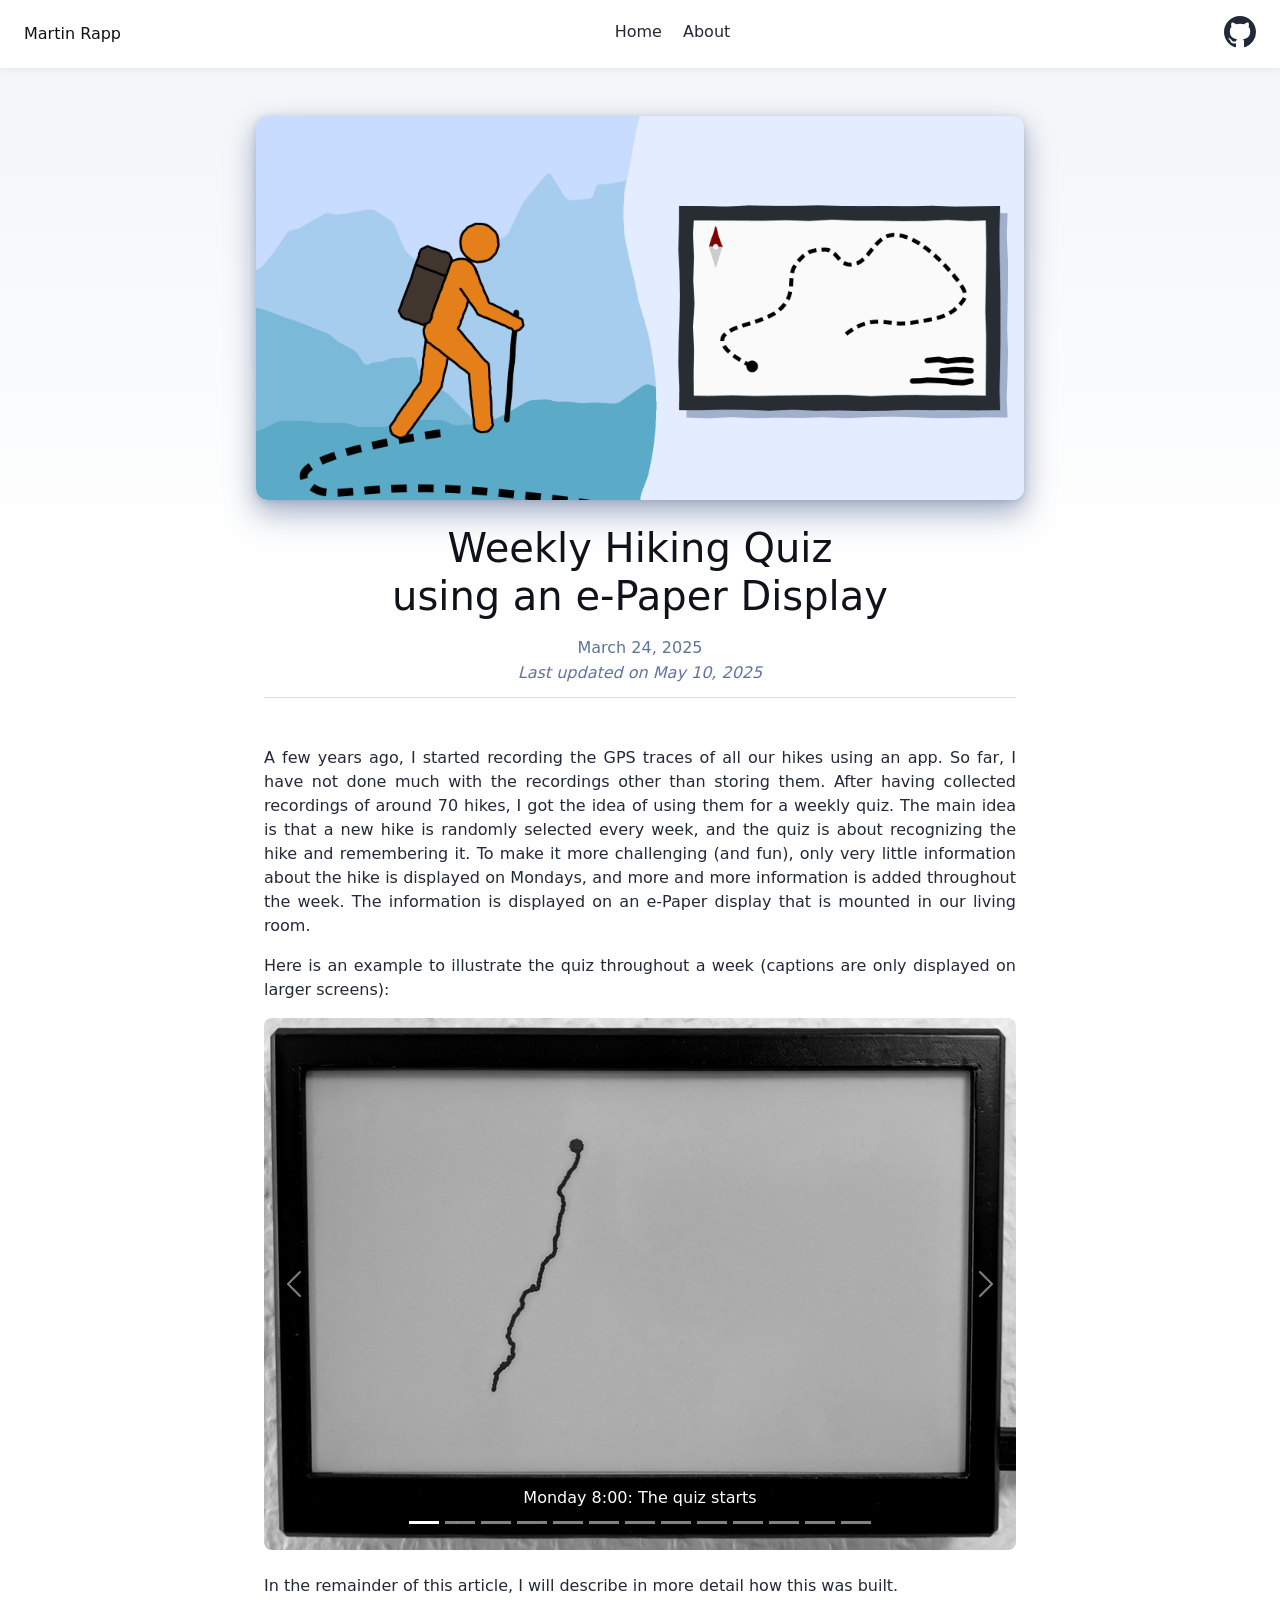
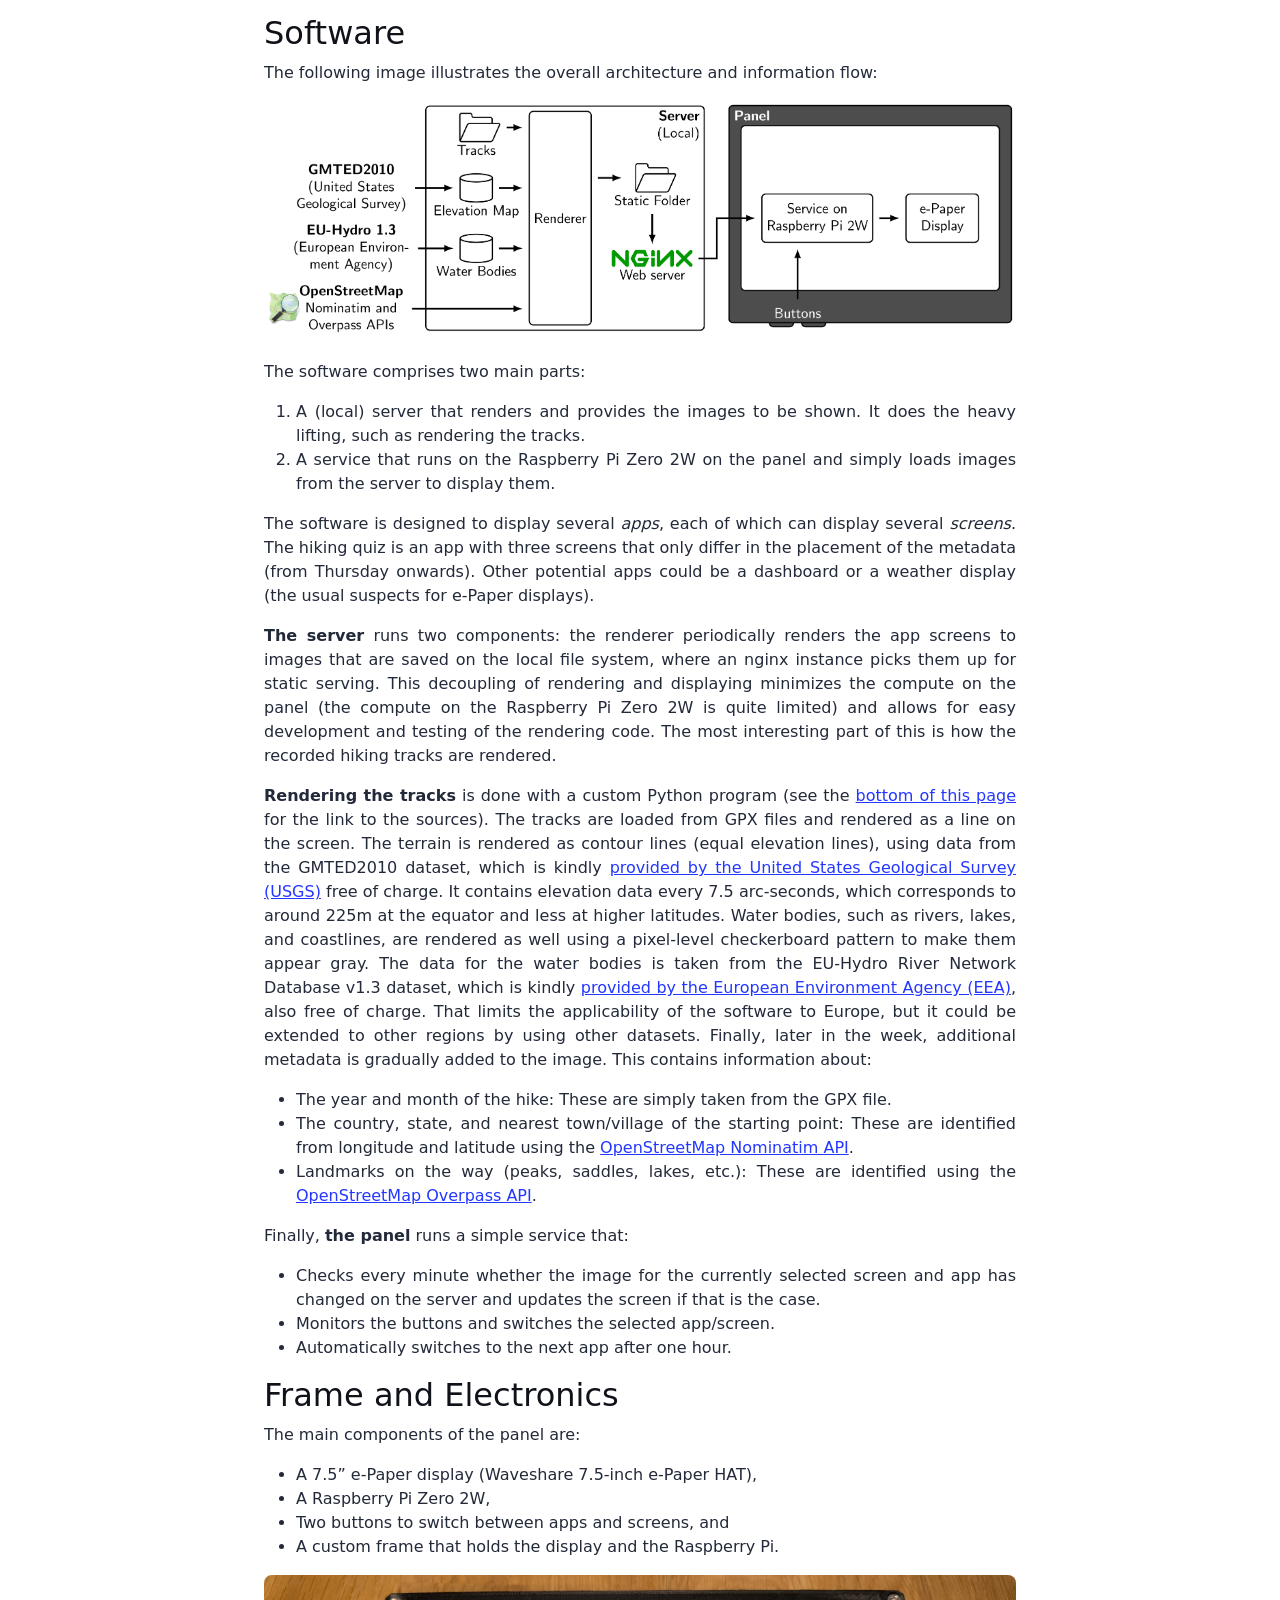
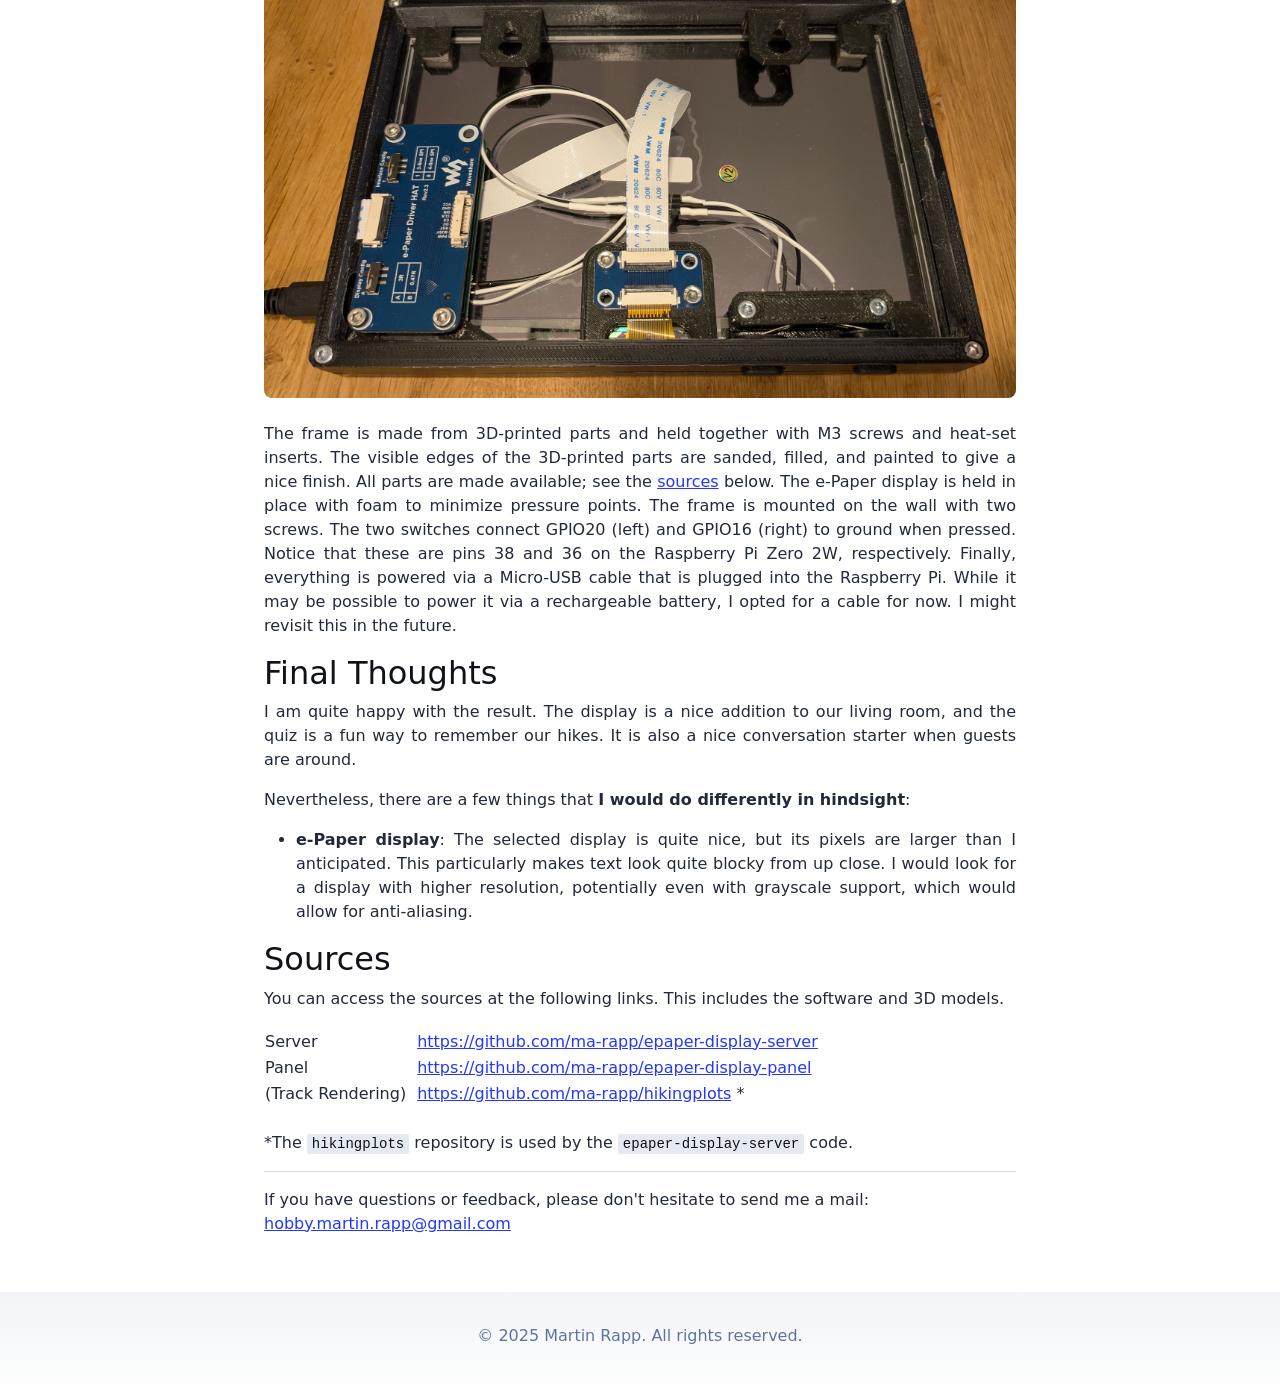
<file: projects/epaper-hiking-quiz/index.html>
<!DOCTYPE html><html lang="en" data-astro-cid-bvzihdzo> <head><script src="/_astro/bootstrap.bundle.min.BugjOlI3.js"></script><!-- Global Metadata --><meta charset="utf-8"><meta name="viewport" content="width=device-width,initial-scale=1"><!-- <link rel="icon" type="image/svg+xml" href="/favicon.svg" /> --><link rel="sitemap" href="/sitemap-index.xml"><meta name="generator" content="Astro v5.8.1"><!-- Canonical URL --><link rel="canonical" href="https://hobby.rapp-martin.de/projects/epaper-hiking-quiz/"><!-- Primary Meta Tags --><title>Weekly Hiking Quiz using an e‑Paper Display</title><meta name="title" content="Weekly Hiking Quiz using an e‑Paper Display"><meta name="description" content="Weekly Hiking Quiz using an e‑Paper Display"><link rel="stylesheet" href="/_astro/about.BeAhyWGp.css">
<style>.hero-image[data-astro-cid-bvzihdzo]{width:100%}.hero-image[data-astro-cid-bvzihdzo] img[data-astro-cid-bvzihdzo]{display:block;margin:0 auto;border-radius:12px;box-shadow:var(--box-shadow)}.prose[data-astro-cid-bvzihdzo]{max-width:100%;margin:auto;padding:.5em;color:rgb(var(--gray-dark))}.title[data-astro-cid-bvzihdzo]{margin-bottom:1em;padding:1em 0;text-align:center;line-height:1}.title[data-astro-cid-bvzihdzo] h1[data-astro-cid-bvzihdzo]{margin:0 0 .5em;text-wrap:balance}.date[data-astro-cid-bvzihdzo]{margin-bottom:.5em;color:rgb(var(--gray))}.last-updated-on[data-astro-cid-bvzihdzo]{margin-top:1ex;font-style:italic}
</style></head> <body data-astro-cid-bvzihdzo> <header data-astro-cid-3ef6ksr2> <nav data-astro-cid-3ef6ksr2> <h2 data-astro-cid-3ef6ksr2><a href="/" data-astro-cid-3ef6ksr2>Martin Rapp</a></h2> <div class="internal-links" data-astro-cid-3ef6ksr2> <a href="/" data-astro-cid-3ef6ksr2="true" data-astro-cid-eimmu3lg> Home </a>  <a href="/about" data-astro-cid-3ef6ksr2="true" data-astro-cid-eimmu3lg> About </a>  </div> <div class="social-links" data-astro-cid-3ef6ksr2> <a href="https://github.com/ma-rapp" target="_blank" data-astro-cid-3ef6ksr2> <span class="sr-only" data-astro-cid-3ef6ksr2>GitHub</span> <svg viewBox="0 0 16 16" aria-hidden="true" width="32" height="32" data-astro-cid-3ef6ksr2><path fill="currentColor" d="M8 0C3.58 0 0 3.58 0 8c0 3.54 2.29 6.53 5.47 7.59.4.07.55-.17.55-.38 0-.19-.01-.82-.01-1.49-2.01.37-2.53-.49-2.69-.94-.09-.23-.48-.94-.82-1.13-.28-.15-.68-.52-.01-.53.63-.01 1.08.58 1.23.82.72 1.21 1.87.87 2.33.66.07-.52.28-.87.51-1.07-1.78-.2-3.64-.89-3.64-3.95 0-.87.31-1.59.82-2.15-.08-.2-.36-1.02.08-2.12 0 0 .67-.21 2.2.82.64-.18 1.32-.27 2-.27.68 0 1.36.09 2 .27 1.53-1.04 2.2-.82 2.2-.82.44 1.1.16 1.92.08 2.12.51.56.82 1.27.82 2.15 0 3.07-1.87 3.75-3.65 3.95.29.25.54.73.54 1.48 0 1.07-.01 1.93-.01 2.2 0 .21.15.46.55.38A8.012 8.012 0 0 0 16 8c0-4.42-3.58-8-8-8z" data-astro-cid-3ef6ksr2></path></svg> </a> </div> </nav> </header>  <main data-astro-cid-bvzihdzo> <article data-astro-cid-bvzihdzo> <div class="hero-image" data-astro-cid-bvzihdzo> <img width="1020" height="510" src="/media/epaper-hiking-quiz/cover.png" alt="" data-astro-cid-bvzihdzo> </div> <div class="prose" data-astro-cid-bvzihdzo> <div class="title" data-astro-cid-bvzihdzo> <h1 data-astro-cid-bvzihdzo>Weekly Hiking Quiz using an e‑Paper Display</h1> <div class="date" data-astro-cid-bvzihdzo> <time datetime="2025-03-24T00:00:00.000Z"> March 24, 2025 </time> <div class="last-updated-on" data-astro-cid-bvzihdzo>
Last updated on <time datetime="2025-05-10T00:00:00.000Z"> May 10, 2025 </time> </div> </div> <hr data-astro-cid-bvzihdzo> </div>  <p>A few years ago, I started recording the GPS traces of all our hikes using an app.
So far, I have not done much with the recordings other than storing them.
After having collected recordings of around 70 hikes, I got the idea of using them for a weekly quiz.
The main idea is that a new hike is randomly selected every week, and the quiz is about recognizing the hike and remembering it.
To make it more challenging (and fun), only very little information about the hike is displayed on Mondays, and more and more information is added throughout the week.
The information is displayed on an e-Paper display that is mounted in our living room.</p>
<p>Here is an example to illustrate the quiz throughout a week (captions are only displayed on larger screens):</p>

<div id="carousel-hiking-quiz" class="carousel slide carousel-fade"><div class="carousel-indicators"> <button type="button" data-bs-target="#carousel-hiking-quiz" data-bs-slide-to="0" class="active" aria-current="page" aria-label="Monday 8:00: The quiz starts"></button><button type="button" data-bs-target="#carousel-hiking-quiz" data-bs-slide-to="1" aria-label="Monday throughout the day: Build the track step by step. This is at 12:00"></button><button type="button" data-bs-target="#carousel-hiking-quiz" data-bs-slide-to="2" aria-label="Monday throughout the day: Build the track step by step. This is at 16:00"></button><button type="button" data-bs-target="#carousel-hiking-quiz" data-bs-slide-to="3" aria-label="Monday 20:00: The track is complete"></button><button type="button" data-bs-target="#carousel-hiking-quiz" data-bs-slide-to="4" aria-label="Tuesday: Add the scale"></button><button type="button" data-bs-target="#carousel-hiking-quiz" data-bs-slide-to="5" aria-label="Wednesday morning: Add the terrain (contour lines, rivers, coast)"></button><button type="button" data-bs-target="#carousel-hiking-quiz" data-bs-slide-to="6" aria-label="Wednesday afternoon: Add height annotations to the terrain"></button><button type="button" data-bs-target="#carousel-hiking-quiz" data-bs-slide-to="7" aria-label="Thursday morning: Add the country"></button><button type="button" data-bs-target="#carousel-hiking-quiz" data-bs-slide-to="8" aria-label="Thursday afternoon: Add the year"></button><button type="button" data-bs-target="#carousel-hiking-quiz" data-bs-slide-to="9" aria-label="Friday morning: Add the state"></button><button type="button" data-bs-target="#carousel-hiking-quiz" data-bs-slide-to="10" aria-label="Friday afternoon: Add the month"></button><button type="button" data-bs-target="#carousel-hiking-quiz" data-bs-slide-to="11" aria-label="Saturday: Add the nearest town/village"></button><button type="button" data-bs-target="#carousel-hiking-quiz" data-bs-slide-to="12" aria-label="Sunday: Add the list of passed landmarks"></button> </div><div class="carousel-inner"> <div class="carousel-item active"> <img src="/media/epaper-hiking-quiz/quiz-monday-8.jpg" class="d-block w-100 img-fluid" alt="Monday 8:00: The quiz starts"/><div class="carousel-caption d-none d-md-block">Monday 8:00: The quiz starts</div> </div><div class="carousel-item"> <img src="/media/epaper-hiking-quiz/quiz-monday-12.jpg" class="d-block w-100 img-fluid" alt="Monday throughout the day: Build the track step by step. This is at 12:00"/><div class="carousel-caption d-none d-md-block">Monday throughout the day: Build the track step by step. This is at 12:00</div> </div><div class="carousel-item"> <img src="/media/epaper-hiking-quiz/quiz-monday-16.jpg" class="d-block w-100 img-fluid" alt="Monday throughout the day: Build the track step by step. This is at 16:00"/><div class="carousel-caption d-none d-md-block">Monday throughout the day: Build the track step by step. This is at 16:00</div> </div><div class="carousel-item"> <img src="/media/epaper-hiking-quiz/quiz-monday-20.jpg" class="d-block w-100 img-fluid" alt="Monday 20:00: The track is complete"/><div class="carousel-caption d-none d-md-block">Monday 20:00: The track is complete</div> </div><div class="carousel-item"> <img src="/media/epaper-hiking-quiz/quiz-tuesday.jpg" class="d-block w-100 img-fluid" alt="Tuesday: Add the scale"/><div class="carousel-caption d-none d-md-block">Tuesday: Add the scale</div> </div><div class="carousel-item"> <img src="/media/epaper-hiking-quiz/quiz-wednesday-morning.jpg" class="d-block w-100 img-fluid" alt="Wednesday morning: Add the terrain (contour lines, rivers, coast)"/><div class="carousel-caption d-none d-md-block">Wednesday morning: Add the terrain (contour lines, rivers, coast)</div> </div><div class="carousel-item"> <img src="/media/epaper-hiking-quiz/quiz-wednesday-afternoon.jpg" class="d-block w-100 img-fluid" alt="Wednesday afternoon: Add height annotations to the terrain"/><div class="carousel-caption d-none d-md-block">Wednesday afternoon: Add height annotations to the terrain</div> </div><div class="carousel-item"> <img src="/media/epaper-hiking-quiz/quiz-thursday-morning.jpg" class="d-block w-100 img-fluid" alt="Thursday morning: Add the country"/><div class="carousel-caption d-none d-md-block">Thursday morning: Add the country</div> </div><div class="carousel-item"> <img src="/media/epaper-hiking-quiz/quiz-thursday-afternoon.jpg" class="d-block w-100 img-fluid" alt="Thursday afternoon: Add the year"/><div class="carousel-caption d-none d-md-block">Thursday afternoon: Add the year</div> </div><div class="carousel-item"> <img src="/media/epaper-hiking-quiz/quiz-friday-morning.jpg" class="d-block w-100 img-fluid" alt="Friday morning: Add the state"/><div class="carousel-caption d-none d-md-block">Friday morning: Add the state</div> </div><div class="carousel-item"> <img src="/media/epaper-hiking-quiz/quiz-friday-afternoon.jpg" class="d-block w-100 img-fluid" alt="Friday afternoon: Add the month"/><div class="carousel-caption d-none d-md-block">Friday afternoon: Add the month</div> </div><div class="carousel-item"> <img src="/media/epaper-hiking-quiz/quiz-saturday.jpg" class="d-block w-100 img-fluid" alt="Saturday: Add the nearest town/village"/><div class="carousel-caption d-none d-md-block">Saturday: Add the nearest town/village</div> </div><div class="carousel-item"> <img src="/media/epaper-hiking-quiz/quiz-sunday.jpg" class="d-block w-100 img-fluid" alt="Sunday: Add the list of passed landmarks"/><div class="carousel-caption d-none d-md-block">Sunday: Add the list of passed landmarks</div> </div> </div><button class="carousel-control-prev" type="button" data-bs-target="#carousel-hiking-quiz" data-bs-slide="prev"> <span class="carousel-control-prev-icon" aria-hidden="true"></span> <span class="visually-hidden">Previous</span> </button> <button class="carousel-control-next" type="button" data-bs-target="#carousel-hiking-quiz" data-bs-slide="next"> <span class="carousel-control-next-icon" aria-hidden="true"></span> <span class="visually-hidden">Next</span> </button></div>
<p>In the remainder of this article, I will describe in more detail how this was built.</p>
<h2 id="software">Software</h2>
<p>The following image illustrates the overall architecture and information flow:</p>
<a class="zoomimage-text" onclick="document.getElementById('a8281af2-205d-4c63-875e-c9be76fdf07a-large').style.display = &#34;block&#34;; return false;"> <img src="/media/epaper-hiking-quiz/software-architecture.png" alt="Software Architecture"> </a> <div class="zoomimage-large" id="a8281af2-205d-4c63-875e-c9be76fdf07a-large"> <a onclick="document.getElementById('a8281af2-205d-4c63-875e-c9be76fdf07a-large').style.display = &#34;none&#34;; return false;"> <img src="/media/epaper-hiking-quiz/software-architecture.png" alt="Software Architecture"> <span class="zoomimage-close"></span> </a> </div>
<p>The software comprises two main parts:</p>
<ol>
<li>A (local) server that renders and provides the images to be shown. It does the heavy lifting, such as rendering the tracks.</li>
<li>A service that runs on the Raspberry Pi Zero 2W on the panel and simply loads images from the server to display them.</li>
</ol>
<p>The software is designed to display several <em>apps</em>, each of which can display several <em>screens</em>.
The hiking quiz is an app with three screens that only differ in the placement of the metadata (from Thursday onwards).
Other potential apps could be a dashboard or a weather display (the usual suspects for e-Paper displays).</p>
<p><strong>The server</strong> runs two components: the renderer periodically renders the app screens to images that are saved on the local file system, where an nginx instance picks them up for static serving.
This decoupling of rendering and displaying minimizes the compute on the panel (the compute on the Raspberry Pi Zero 2W is quite limited) and allows for easy development and testing of the rendering code.
The most interesting part of this is how the recorded hiking tracks are rendered.</p>
<p><strong>Rendering the tracks</strong> is done with a custom Python program (see the <a href="#sources">bottom of this page</a> for the link to the sources).
The tracks are loaded from GPX files and rendered as a line on the screen.
The terrain is rendered as contour lines (equal elevation lines), using data from the GMTED2010 dataset, which is kindly <a href="https://topotools.cr.usgs.gov/gmted_viewer/index.html">provided by the United States Geological Survey (USGS)</a> free of charge.
It contains elevation data every 7.5 arc-seconds, which corresponds to around 225m at the equator and less at higher latitudes.
Water bodies, such as rivers, lakes, and coastlines, are rendered as well using a pixel-level checkerboard pattern to make them appear gray.
The data for the water bodies is taken from the EU-Hydro River Network Database v1.3 dataset, which is kindly <a href="https://www.eea.europa.eu/data-and-maps/data/external/eu-hydro-2013-river-network.0-1">provided by the European Environment Agency (EEA)</a>, also free of charge.
That limits the applicability of the software to Europe, but it could be extended to other regions by using other datasets.
Finally, later in the week, additional metadata is gradually added to the image.
This contains information about:</p>
<ul>
<li>The year and month of the hike: These are simply taken from the GPX file.</li>
<li>The country, state, and nearest town/village of the starting point: These are identified from longitude and latitude using the <a href="https://nominatim.org/release-docs/develop/api/Overview/">OpenStreetMap Nominatim API</a>.</li>
<li>Landmarks on the way (peaks, saddles, lakes, etc.): These are identified using the <a href="https://wiki.openstreetmap.org/wiki/Overpass_API">OpenStreetMap Overpass API</a>.</li>
</ul>
<p>Finally, <strong>the panel</strong> runs a simple service that:</p>
<ul>
<li>Checks every minute whether the image for the currently selected screen and app has changed on the server and updates the screen if that is the case.</li>
<li>Monitors the buttons and switches the selected app/screen.</li>
<li>Automatically switches to the next app after one hour.</li>
</ul>
<h2 id="frame-and-electronics">Frame and Electronics</h2>
<p>The main components of the panel are:</p>
<ul>
<li>A 7.5” e-Paper display (Waveshare 7.5-inch e-Paper HAT),</li>
<li>A Raspberry Pi Zero 2W,</li>
<li>Two buttons to switch between apps and screens, and</li>
<li>A custom frame that holds the display and the Raspberry Pi.</li>
</ul>
<a class="zoomimage-text" onclick="document.getElementById('b22a8d08-9fce-4552-b3e3-c6574e5837ff-large').style.display = &#34;block&#34;; return false;"> <img src="/media/epaper-hiking-quiz/frame.jpg" alt="Frame"> </a> <div class="zoomimage-large" id="b22a8d08-9fce-4552-b3e3-c6574e5837ff-large"> <a onclick="document.getElementById('b22a8d08-9fce-4552-b3e3-c6574e5837ff-large').style.display = &#34;none&#34;; return false;"> <img src="/media/epaper-hiking-quiz/frame.jpg" alt="Frame"> <span class="zoomimage-close"></span> </a> </div>
<p>The frame is made from 3D-printed parts and held together with M3 screws and heat-set inserts.
The visible edges of the 3D-printed parts are sanded, filled, and painted to give a nice finish.
All parts are made available; see the <a href="#sources">sources</a> below.
The e-Paper display is held in place with foam to minimize pressure points.
The frame is mounted on the wall with two screws.
The two switches connect GPIO20 (left) and GPIO16 (right) to ground when pressed.
Notice that these are pins 38 and 36 on the Raspberry Pi Zero 2W, respectively.
Finally, everything is powered via a Micro-USB cable that is plugged into the Raspberry Pi.
While it may be possible to power it via a rechargeable battery, I opted for a cable for now.
I might revisit this in the future.</p>
<h2 id="final-thoughts">Final Thoughts</h2>
<p>I am quite happy with the result.
The display is a nice addition to our living room, and the quiz is a fun way to remember our hikes.
It is also a nice conversation starter when guests are around.</p>
<p>Nevertheless, there are a few things that <strong>I would do differently in hindsight</strong>:</p>
<ul>
<li><strong>e-Paper display</strong>: The selected display is quite nice, but its pixels are larger than I anticipated.
This particularly makes text look quite blocky from up close.
I would look for a display with higher resolution, potentially even with grayscale support, which would allow for anti-aliasing.</li>
</ul>
<h2 id="sources">Sources</h2>
<p>You can access the sources at the following links.
This includes the software and 3D models.</p>





















<table><thead><tr><th></th><th></th></tr></thead><tbody><tr><td>Server</td><td><a href="https://github.com/ma-rapp/epaper-display-server">https://github.com/ma-rapp/epaper-display-server</a></td></tr><tr><td>Panel</td><td><a href="https://github.com/ma-rapp/epaper-display-panel">https://github.com/ma-rapp/epaper-display-panel</a></td></tr><tr><td>(Track Rendering)</td><td><a href="https://github.com/ma-rapp/hikingplots">https://github.com/ma-rapp/hikingplots</a> *</td></tr></tbody></table>
<p>*The <code>hikingplots</code> repository is used by the <code>epaper-display-server</code> code.</p>  <hr data-astro-cid-bvzihdzo>  <span data-astro-cid-bvzihdzo>
If you have questions or feedback, please don't hesitate to send me a mail:
</span> <span id="mail-placeholder" data-astro-cid-bvzihdzo>Your browser does not support Javascript</span><span id="mail" data-astro-cid-bvzihdzo></span><script type="module">function d(){let t=new TextDecoder,e=new Uint8Array([109,111,99,46,108,105,97,109,103,64,112,112,97,114,46,110,105,116,114,97,109,46,121,98,98,111,104]);e.reverse(),document.getElementById("mail").innerHTML='<a href="mailto: '+t.decode(e)+'">'+t.decode(e)+"</a>",document.getElementById("mail-placeholder").remove()}d();</script> </div> </article> </main> <footer data-astro-cid-sz7xmlte>
&copy; 2025 Martin Rapp. All rights reserved.
<div class="social-links" data-astro-cid-sz7xmlte></div> </footer>  </body></html>
</file>
<file: _astro/about.BeAhyWGp.css>
@charset "UTF-8";/*!
 * Bootstrap  v5.3.6 (https://getbootstrap.com/)
 * Copyright 2011-2025 The Bootstrap Authors
 * Licensed under MIT (https://github.com/twbs/bootstrap/blob/main/LICENSE)
 */:root,[data-bs-theme=light]{--bs-blue: #0d6efd;--bs-indigo: #6610f2;--bs-purple: #6f42c1;--bs-pink: #d63384;--bs-red: #dc3545;--bs-orange: #fd7e14;--bs-yellow: #ffc107;--bs-green: #198754;--bs-teal: #20c997;--bs-cyan: #0dcaf0;--bs-black: #000;--bs-white: #fff;--bs-gray: #6c757d;--bs-gray-dark: #343a40;--bs-gray-100: #f8f9fa;--bs-gray-200: #e9ecef;--bs-gray-300: #dee2e6;--bs-gray-400: #ced4da;--bs-gray-500: #adb5bd;--bs-gray-600: #6c757d;--bs-gray-700: #495057;--bs-gray-800: #343a40;--bs-gray-900: #212529;--bs-primary: #0d6efd;--bs-secondary: #6c757d;--bs-success: #198754;--bs-info: #0dcaf0;--bs-warning: #ffc107;--bs-danger: #dc3545;--bs-light: #f8f9fa;--bs-dark: #212529;--bs-primary-rgb: 13, 110, 253;--bs-secondary-rgb: 108, 117, 125;--bs-success-rgb: 25, 135, 84;--bs-info-rgb: 13, 202, 240;--bs-warning-rgb: 255, 193, 7;--bs-danger-rgb: 220, 53, 69;--bs-light-rgb: 248, 249, 250;--bs-dark-rgb: 33, 37, 41;--bs-primary-text-emphasis: #052c65;--bs-secondary-text-emphasis: #2b2f32;--bs-success-text-emphasis: #0a3622;--bs-info-text-emphasis: #055160;--bs-warning-text-emphasis: #664d03;--bs-danger-text-emphasis: #58151c;--bs-light-text-emphasis: #495057;--bs-dark-text-emphasis: #495057;--bs-primary-bg-subtle: #cfe2ff;--bs-secondary-bg-subtle: #e2e3e5;--bs-success-bg-subtle: #d1e7dd;--bs-info-bg-subtle: #cff4fc;--bs-warning-bg-subtle: #fff3cd;--bs-danger-bg-subtle: #f8d7da;--bs-light-bg-subtle: #fcfcfd;--bs-dark-bg-subtle: #ced4da;--bs-primary-border-subtle: #9ec5fe;--bs-secondary-border-subtle: #c4c8cb;--bs-success-border-subtle: #a3cfbb;--bs-info-border-subtle: #9eeaf9;--bs-warning-border-subtle: #ffe69c;--bs-danger-border-subtle: #f1aeb5;--bs-light-border-subtle: #e9ecef;--bs-dark-border-subtle: #adb5bd;--bs-white-rgb: 255, 255, 255;--bs-black-rgb: 0, 0, 0;--bs-font-sans-serif: system-ui, -apple-system, "Segoe UI", Roboto, "Helvetica Neue", "Noto Sans", "Liberation Sans", Arial, sans-serif, "Apple Color Emoji", "Segoe UI Emoji", "Segoe UI Symbol", "Noto Color Emoji";--bs-font-monospace: SFMono-Regular, Menlo, Monaco, Consolas, "Liberation Mono", "Courier New", monospace;--bs-gradient: linear-gradient(180deg, rgba(255, 255, 255, .15), rgba(255, 255, 255, 0));--bs-body-font-family: var(--bs-font-sans-serif);--bs-body-font-size: 1rem;--bs-body-font-weight: 400;--bs-body-line-height: 1.5;--bs-body-color: #212529;--bs-body-color-rgb: 33, 37, 41;--bs-body-bg: #fff;--bs-body-bg-rgb: 255, 255, 255;--bs-emphasis-color: #000;--bs-emphasis-color-rgb: 0, 0, 0;--bs-secondary-color: rgba(33, 37, 41, .75);--bs-secondary-color-rgb: 33, 37, 41;--bs-secondary-bg: #e9ecef;--bs-secondary-bg-rgb: 233, 236, 239;--bs-tertiary-color: rgba(33, 37, 41, .5);--bs-tertiary-color-rgb: 33, 37, 41;--bs-tertiary-bg: #f8f9fa;--bs-tertiary-bg-rgb: 248, 249, 250;--bs-heading-color: inherit;--bs-link-color: #0d6efd;--bs-link-color-rgb: 13, 110, 253;--bs-link-decoration: underline;--bs-link-hover-color: #0a58ca;--bs-link-hover-color-rgb: 10, 88, 202;--bs-code-color: #d63384;--bs-highlight-color: #212529;--bs-highlight-bg: #fff3cd;--bs-border-width: 1px;--bs-border-style: solid;--bs-border-color: #dee2e6;--bs-border-color-translucent: rgba(0, 0, 0, .175);--bs-border-radius: .375rem;--bs-border-radius-sm: .25rem;--bs-border-radius-lg: .5rem;--bs-border-radius-xl: 1rem;--bs-border-radius-xxl: 2rem;--bs-border-radius-2xl: var(--bs-border-radius-xxl);--bs-border-radius-pill: 50rem;--bs-box-shadow: 0 .5rem 1rem rgba(0, 0, 0, .15);--bs-box-shadow-sm: 0 .125rem .25rem rgba(0, 0, 0, .075);--bs-box-shadow-lg: 0 1rem 3rem rgba(0, 0, 0, .175);--bs-box-shadow-inset: inset 0 1px 2px rgba(0, 0, 0, .075);--bs-focus-ring-width: .25rem;--bs-focus-ring-opacity: .25;--bs-focus-ring-color: rgba(13, 110, 253, .25);--bs-form-valid-color: #198754;--bs-form-valid-border-color: #198754;--bs-form-invalid-color: #dc3545;--bs-form-invalid-border-color: #dc3545}[data-bs-theme=dark]{color-scheme:dark;--bs-body-color: #dee2e6;--bs-body-color-rgb: 222, 226, 230;--bs-body-bg: #212529;--bs-body-bg-rgb: 33, 37, 41;--bs-emphasis-color: #fff;--bs-emphasis-color-rgb: 255, 255, 255;--bs-secondary-color: rgba(222, 226, 230, .75);--bs-secondary-color-rgb: 222, 226, 230;--bs-secondary-bg: #343a40;--bs-secondary-bg-rgb: 52, 58, 64;--bs-tertiary-color: rgba(222, 226, 230, .5);--bs-tertiary-color-rgb: 222, 226, 230;--bs-tertiary-bg: #2b3035;--bs-tertiary-bg-rgb: 43, 48, 53;--bs-primary-text-emphasis: #6ea8fe;--bs-secondary-text-emphasis: #a7acb1;--bs-success-text-emphasis: #75b798;--bs-info-text-emphasis: #6edff6;--bs-warning-text-emphasis: #ffda6a;--bs-danger-text-emphasis: #ea868f;--bs-light-text-emphasis: #f8f9fa;--bs-dark-text-emphasis: #dee2e6;--bs-primary-bg-subtle: #031633;--bs-secondary-bg-subtle: #161719;--bs-success-bg-subtle: #051b11;--bs-info-bg-subtle: #032830;--bs-warning-bg-subtle: #332701;--bs-danger-bg-subtle: #2c0b0e;--bs-light-bg-subtle: #343a40;--bs-dark-bg-subtle: #1a1d20;--bs-primary-border-subtle: #084298;--bs-secondary-border-subtle: #41464b;--bs-success-border-subtle: #0f5132;--bs-info-border-subtle: #087990;--bs-warning-border-subtle: #997404;--bs-danger-border-subtle: #842029;--bs-light-border-subtle: #495057;--bs-dark-border-subtle: #343a40;--bs-heading-color: inherit;--bs-link-color: #6ea8fe;--bs-link-hover-color: #8bb9fe;--bs-link-color-rgb: 110, 168, 254;--bs-link-hover-color-rgb: 139, 185, 254;--bs-code-color: #e685b5;--bs-highlight-color: #dee2e6;--bs-highlight-bg: #664d03;--bs-border-color: #495057;--bs-border-color-translucent: rgba(255, 255, 255, .15);--bs-form-valid-color: #75b798;--bs-form-valid-border-color: #75b798;--bs-form-invalid-color: #ea868f;--bs-form-invalid-border-color: #ea868f}*,*:before,*:after{box-sizing:border-box}@media (prefers-reduced-motion: no-preference){:root{scroll-behavior:smooth}}body{margin:0;font-family:var(--bs-body-font-family);font-size:var(--bs-body-font-size);font-weight:var(--bs-body-font-weight);line-height:var(--bs-body-line-height);color:var(--bs-body-color);text-align:var(--bs-body-text-align);background-color:var(--bs-body-bg);-webkit-text-size-adjust:100%;-webkit-tap-highlight-color:rgba(0,0,0,0)}hr{margin:1rem 0;color:inherit;border:0;border-top:var(--bs-border-width) solid;opacity:.25}h6,.h6,h5,.h5,h4,.h4,h3,.h3,h2,.h2,h1,.h1{margin-top:0;margin-bottom:.5rem;font-weight:500;line-height:1.2;color:var(--bs-heading-color)}h1,.h1{font-size:calc(1.375rem + 1.5vw)}@media (min-width: 1200px){h1,.h1{font-size:2.5rem}}h2,.h2{font-size:calc(1.325rem + .9vw)}@media (min-width: 1200px){h2,.h2{font-size:2rem}}h3,.h3{font-size:calc(1.3rem + .6vw)}@media (min-width: 1200px){h3,.h3{font-size:1.75rem}}h4,.h4{font-size:calc(1.275rem + .3vw)}@media (min-width: 1200px){h4,.h4{font-size:1.5rem}}h5,.h5{font-size:1.25rem}h6,.h6{font-size:1rem}p{margin-top:0;margin-bottom:1rem}abbr[title]{-webkit-text-decoration:underline dotted;text-decoration:underline dotted;cursor:help;-webkit-text-decoration-skip-ink:none;text-decoration-skip-ink:none}address{margin-bottom:1rem;font-style:normal;line-height:inherit}ol,ul{padding-left:2rem}ol,ul,dl{margin-top:0;margin-bottom:1rem}ol ol,ul ul,ol ul,ul ol{margin-bottom:0}dt{font-weight:700}dd{margin-bottom:.5rem;margin-left:0}blockquote{margin:0 0 1rem}b,strong{font-weight:bolder}small,.small{font-size:.875em}mark,.mark{padding:.1875em;color:var(--bs-highlight-color);background-color:var(--bs-highlight-bg)}sub,sup{position:relative;font-size:.75em;line-height:0;vertical-align:baseline}sub{bottom:-.25em}sup{top:-.5em}a{color:rgba(var(--bs-link-color-rgb),var(--bs-link-opacity, 1));text-decoration:underline}a:hover{--bs-link-color-rgb: var(--bs-link-hover-color-rgb)}a:not([href]):not([class]),a:not([href]):not([class]):hover{color:inherit;text-decoration:none}pre,code,kbd,samp{font-family:var(--bs-font-monospace);font-size:1em}pre{display:block;margin-top:0;margin-bottom:1rem;overflow:auto;font-size:.875em}pre code{font-size:inherit;color:inherit;word-break:normal}code{font-size:.875em;color:var(--bs-code-color);word-wrap:break-word}a>code{color:inherit}kbd{padding:.1875rem .375rem;font-size:.875em;color:var(--bs-body-bg);background-color:var(--bs-body-color);border-radius:.25rem}kbd kbd{padding:0;font-size:1em}figure{margin:0 0 1rem}img,svg{vertical-align:middle}table{caption-side:bottom;border-collapse:collapse}caption{padding-top:.5rem;padding-bottom:.5rem;color:var(--bs-secondary-color);text-align:left}th{text-align:inherit;text-align:-webkit-match-parent}thead,tbody,tfoot,tr,td,th{border-color:inherit;border-style:solid;border-width:0}label{display:inline-block}button{border-radius:0}button:focus:not(:focus-visible){outline:0}input,button,select,optgroup,textarea{margin:0;font-family:inherit;font-size:inherit;line-height:inherit}button,select{text-transform:none}[role=button]{cursor:pointer}select{word-wrap:normal}select:disabled{opacity:1}[list]:not([type=date]):not([type=datetime-local]):not([type=month]):not([type=week]):not([type=time])::-webkit-calendar-picker-indicator{display:none!important}button,[type=button],[type=reset],[type=submit]{-webkit-appearance:button}button:not(:disabled),[type=button]:not(:disabled),[type=reset]:not(:disabled),[type=submit]:not(:disabled){cursor:pointer}::-moz-focus-inner{padding:0;border-style:none}textarea{resize:vertical}fieldset{min-width:0;padding:0;margin:0;border:0}legend{float:left;width:100%;padding:0;margin-bottom:.5rem;line-height:inherit;font-size:calc(1.275rem + .3vw)}@media (min-width: 1200px){legend{font-size:1.5rem}}legend+*{clear:left}::-webkit-datetime-edit-fields-wrapper,::-webkit-datetime-edit-text,::-webkit-datetime-edit-minute,::-webkit-datetime-edit-hour-field,::-webkit-datetime-edit-day-field,::-webkit-datetime-edit-month-field,::-webkit-datetime-edit-year-field{padding:0}::-webkit-inner-spin-button{height:auto}[type=search]{-webkit-appearance:textfield;outline-offset:-2px}::-webkit-search-decoration{-webkit-appearance:none}::-webkit-color-swatch-wrapper{padding:0}::-webkit-file-upload-button{font:inherit;-webkit-appearance:button}::file-selector-button{font:inherit;-webkit-appearance:button}output{display:inline-block}iframe{border:0}summary{display:list-item;cursor:pointer}progress{vertical-align:baseline}[hidden]{display:none!important}.lead{font-size:1.25rem;font-weight:300}.display-1{font-weight:300;line-height:1.2;font-size:calc(1.625rem + 4.5vw)}@media (min-width: 1200px){.display-1{font-size:5rem}}.display-2{font-weight:300;line-height:1.2;font-size:calc(1.575rem + 3.9vw)}@media (min-width: 1200px){.display-2{font-size:4.5rem}}.display-3{font-weight:300;line-height:1.2;font-size:calc(1.525rem + 3.3vw)}@media (min-width: 1200px){.display-3{font-size:4rem}}.display-4{font-weight:300;line-height:1.2;font-size:calc(1.475rem + 2.7vw)}@media (min-width: 1200px){.display-4{font-size:3.5rem}}.display-5{font-weight:300;line-height:1.2;font-size:calc(1.425rem + 2.1vw)}@media (min-width: 1200px){.display-5{font-size:3rem}}.display-6{font-weight:300;line-height:1.2;font-size:calc(1.375rem + 1.5vw)}@media (min-width: 1200px){.display-6{font-size:2.5rem}}.list-unstyled,.list-inline{padding-left:0;list-style:none}.list-inline-item{display:inline-block}.list-inline-item:not(:last-child){margin-right:.5rem}.initialism{font-size:.875em;text-transform:uppercase}.blockquote{margin-bottom:1rem;font-size:1.25rem}.blockquote>:last-child{margin-bottom:0}.blockquote-footer{margin-top:-1rem;margin-bottom:1rem;font-size:.875em;color:#6c757d}.blockquote-footer:before{content:"— "}.img-fluid{max-width:100%;height:auto}.img-thumbnail{padding:.25rem;background-color:var(--bs-body-bg);border:var(--bs-border-width) solid var(--bs-border-color);border-radius:var(--bs-border-radius);max-width:100%;height:auto}.figure{display:inline-block}.figure-img{margin-bottom:.5rem;line-height:1}.figure-caption{font-size:.875em;color:var(--bs-secondary-color)}.container,.container-fluid,.container-xxl,.container-xl,.container-lg,.container-md,.container-sm{--bs-gutter-x: 1.5rem;--bs-gutter-y: 0;width:100%;padding-right:calc(var(--bs-gutter-x) * .5);padding-left:calc(var(--bs-gutter-x) * .5);margin-right:auto;margin-left:auto}@media (min-width: 576px){.container-sm,.container{max-width:540px}}@media (min-width: 768px){.container-md,.container-sm,.container{max-width:720px}}@media (min-width: 992px){.container-lg,.container-md,.container-sm,.container{max-width:960px}}@media (min-width: 1200px){.container-xl,.container-lg,.container-md,.container-sm,.container{max-width:1140px}}@media (min-width: 1400px){.container-xxl,.container-xl,.container-lg,.container-md,.container-sm,.container{max-width:1320px}}:root{--bs-breakpoint-xs: 0;--bs-breakpoint-sm: 576px;--bs-breakpoint-md: 768px;--bs-breakpoint-lg: 992px;--bs-breakpoint-xl: 1200px;--bs-breakpoint-xxl: 1400px}.row{--bs-gutter-x: 1.5rem;--bs-gutter-y: 0;display:flex;flex-wrap:wrap;margin-top:calc(-1 * var(--bs-gutter-y));margin-right:calc(-.5 * var(--bs-gutter-x));margin-left:calc(-.5 * var(--bs-gutter-x))}.row>*{flex-shrink:0;width:100%;max-width:100%;padding-right:calc(var(--bs-gutter-x) * .5);padding-left:calc(var(--bs-gutter-x) * .5);margin-top:var(--bs-gutter-y)}.col{flex:1 0 0}.row-cols-auto>*{flex:0 0 auto;width:auto}.row-cols-1>*{flex:0 0 auto;width:100%}.row-cols-2>*{flex:0 0 auto;width:50%}.row-cols-3>*{flex:0 0 auto;width:33.33333333%}.row-cols-4>*{flex:0 0 auto;width:25%}.row-cols-5>*{flex:0 0 auto;width:20%}.row-cols-6>*{flex:0 0 auto;width:16.66666667%}.col-auto{flex:0 0 auto;width:auto}.col-1{flex:0 0 auto;width:8.33333333%}.col-2{flex:0 0 auto;width:16.66666667%}.col-3{flex:0 0 auto;width:25%}.col-4{flex:0 0 auto;width:33.33333333%}.col-5{flex:0 0 auto;width:41.66666667%}.col-6{flex:0 0 auto;width:50%}.col-7{flex:0 0 auto;width:58.33333333%}.col-8{flex:0 0 auto;width:66.66666667%}.col-9{flex:0 0 auto;width:75%}.col-10{flex:0 0 auto;width:83.33333333%}.col-11{flex:0 0 auto;width:91.66666667%}.col-12{flex:0 0 auto;width:100%}.offset-1{margin-left:8.33333333%}.offset-2{margin-left:16.66666667%}.offset-3{margin-left:25%}.offset-4{margin-left:33.33333333%}.offset-5{margin-left:41.66666667%}.offset-6{margin-left:50%}.offset-7{margin-left:58.33333333%}.offset-8{margin-left:66.66666667%}.offset-9{margin-left:75%}.offset-10{margin-left:83.33333333%}.offset-11{margin-left:91.66666667%}.g-0,.gx-0{--bs-gutter-x: 0}.g-0,.gy-0{--bs-gutter-y: 0}.g-1,.gx-1{--bs-gutter-x: .25rem}.g-1,.gy-1{--bs-gutter-y: .25rem}.g-2,.gx-2{--bs-gutter-x: .5rem}.g-2,.gy-2{--bs-gutter-y: .5rem}.g-3,.gx-3{--bs-gutter-x: 1rem}.g-3,.gy-3{--bs-gutter-y: 1rem}.g-4,.gx-4{--bs-gutter-x: 1.5rem}.g-4,.gy-4{--bs-gutter-y: 1.5rem}.g-5,.gx-5{--bs-gutter-x: 3rem}.g-5,.gy-5{--bs-gutter-y: 3rem}@media (min-width: 576px){.col-sm{flex:1 0 0}.row-cols-sm-auto>*{flex:0 0 auto;width:auto}.row-cols-sm-1>*{flex:0 0 auto;width:100%}.row-cols-sm-2>*{flex:0 0 auto;width:50%}.row-cols-sm-3>*{flex:0 0 auto;width:33.33333333%}.row-cols-sm-4>*{flex:0 0 auto;width:25%}.row-cols-sm-5>*{flex:0 0 auto;width:20%}.row-cols-sm-6>*{flex:0 0 auto;width:16.66666667%}.col-sm-auto{flex:0 0 auto;width:auto}.col-sm-1{flex:0 0 auto;width:8.33333333%}.col-sm-2{flex:0 0 auto;width:16.66666667%}.col-sm-3{flex:0 0 auto;width:25%}.col-sm-4{flex:0 0 auto;width:33.33333333%}.col-sm-5{flex:0 0 auto;width:41.66666667%}.col-sm-6{flex:0 0 auto;width:50%}.col-sm-7{flex:0 0 auto;width:58.33333333%}.col-sm-8{flex:0 0 auto;width:66.66666667%}.col-sm-9{flex:0 0 auto;width:75%}.col-sm-10{flex:0 0 auto;width:83.33333333%}.col-sm-11{flex:0 0 auto;width:91.66666667%}.col-sm-12{flex:0 0 auto;width:100%}.offset-sm-0{margin-left:0}.offset-sm-1{margin-left:8.33333333%}.offset-sm-2{margin-left:16.66666667%}.offset-sm-3{margin-left:25%}.offset-sm-4{margin-left:33.33333333%}.offset-sm-5{margin-left:41.66666667%}.offset-sm-6{margin-left:50%}.offset-sm-7{margin-left:58.33333333%}.offset-sm-8{margin-left:66.66666667%}.offset-sm-9{margin-left:75%}.offset-sm-10{margin-left:83.33333333%}.offset-sm-11{margin-left:91.66666667%}.g-sm-0,.gx-sm-0{--bs-gutter-x: 0}.g-sm-0,.gy-sm-0{--bs-gutter-y: 0}.g-sm-1,.gx-sm-1{--bs-gutter-x: .25rem}.g-sm-1,.gy-sm-1{--bs-gutter-y: .25rem}.g-sm-2,.gx-sm-2{--bs-gutter-x: .5rem}.g-sm-2,.gy-sm-2{--bs-gutter-y: .5rem}.g-sm-3,.gx-sm-3{--bs-gutter-x: 1rem}.g-sm-3,.gy-sm-3{--bs-gutter-y: 1rem}.g-sm-4,.gx-sm-4{--bs-gutter-x: 1.5rem}.g-sm-4,.gy-sm-4{--bs-gutter-y: 1.5rem}.g-sm-5,.gx-sm-5{--bs-gutter-x: 3rem}.g-sm-5,.gy-sm-5{--bs-gutter-y: 3rem}}@media (min-width: 768px){.col-md{flex:1 0 0}.row-cols-md-auto>*{flex:0 0 auto;width:auto}.row-cols-md-1>*{flex:0 0 auto;width:100%}.row-cols-md-2>*{flex:0 0 auto;width:50%}.row-cols-md-3>*{flex:0 0 auto;width:33.33333333%}.row-cols-md-4>*{flex:0 0 auto;width:25%}.row-cols-md-5>*{flex:0 0 auto;width:20%}.row-cols-md-6>*{flex:0 0 auto;width:16.66666667%}.col-md-auto{flex:0 0 auto;width:auto}.col-md-1{flex:0 0 auto;width:8.33333333%}.col-md-2{flex:0 0 auto;width:16.66666667%}.col-md-3{flex:0 0 auto;width:25%}.col-md-4{flex:0 0 auto;width:33.33333333%}.col-md-5{flex:0 0 auto;width:41.66666667%}.col-md-6{flex:0 0 auto;width:50%}.col-md-7{flex:0 0 auto;width:58.33333333%}.col-md-8{flex:0 0 auto;width:66.66666667%}.col-md-9{flex:0 0 auto;width:75%}.col-md-10{flex:0 0 auto;width:83.33333333%}.col-md-11{flex:0 0 auto;width:91.66666667%}.col-md-12{flex:0 0 auto;width:100%}.offset-md-0{margin-left:0}.offset-md-1{margin-left:8.33333333%}.offset-md-2{margin-left:16.66666667%}.offset-md-3{margin-left:25%}.offset-md-4{margin-left:33.33333333%}.offset-md-5{margin-left:41.66666667%}.offset-md-6{margin-left:50%}.offset-md-7{margin-left:58.33333333%}.offset-md-8{margin-left:66.66666667%}.offset-md-9{margin-left:75%}.offset-md-10{margin-left:83.33333333%}.offset-md-11{margin-left:91.66666667%}.g-md-0,.gx-md-0{--bs-gutter-x: 0}.g-md-0,.gy-md-0{--bs-gutter-y: 0}.g-md-1,.gx-md-1{--bs-gutter-x: .25rem}.g-md-1,.gy-md-1{--bs-gutter-y: .25rem}.g-md-2,.gx-md-2{--bs-gutter-x: .5rem}.g-md-2,.gy-md-2{--bs-gutter-y: .5rem}.g-md-3,.gx-md-3{--bs-gutter-x: 1rem}.g-md-3,.gy-md-3{--bs-gutter-y: 1rem}.g-md-4,.gx-md-4{--bs-gutter-x: 1.5rem}.g-md-4,.gy-md-4{--bs-gutter-y: 1.5rem}.g-md-5,.gx-md-5{--bs-gutter-x: 3rem}.g-md-5,.gy-md-5{--bs-gutter-y: 3rem}}@media (min-width: 992px){.col-lg{flex:1 0 0}.row-cols-lg-auto>*{flex:0 0 auto;width:auto}.row-cols-lg-1>*{flex:0 0 auto;width:100%}.row-cols-lg-2>*{flex:0 0 auto;width:50%}.row-cols-lg-3>*{flex:0 0 auto;width:33.33333333%}.row-cols-lg-4>*{flex:0 0 auto;width:25%}.row-cols-lg-5>*{flex:0 0 auto;width:20%}.row-cols-lg-6>*{flex:0 0 auto;width:16.66666667%}.col-lg-auto{flex:0 0 auto;width:auto}.col-lg-1{flex:0 0 auto;width:8.33333333%}.col-lg-2{flex:0 0 auto;width:16.66666667%}.col-lg-3{flex:0 0 auto;width:25%}.col-lg-4{flex:0 0 auto;width:33.33333333%}.col-lg-5{flex:0 0 auto;width:41.66666667%}.col-lg-6{flex:0 0 auto;width:50%}.col-lg-7{flex:0 0 auto;width:58.33333333%}.col-lg-8{flex:0 0 auto;width:66.66666667%}.col-lg-9{flex:0 0 auto;width:75%}.col-lg-10{flex:0 0 auto;width:83.33333333%}.col-lg-11{flex:0 0 auto;width:91.66666667%}.col-lg-12{flex:0 0 auto;width:100%}.offset-lg-0{margin-left:0}.offset-lg-1{margin-left:8.33333333%}.offset-lg-2{margin-left:16.66666667%}.offset-lg-3{margin-left:25%}.offset-lg-4{margin-left:33.33333333%}.offset-lg-5{margin-left:41.66666667%}.offset-lg-6{margin-left:50%}.offset-lg-7{margin-left:58.33333333%}.offset-lg-8{margin-left:66.66666667%}.offset-lg-9{margin-left:75%}.offset-lg-10{margin-left:83.33333333%}.offset-lg-11{margin-left:91.66666667%}.g-lg-0,.gx-lg-0{--bs-gutter-x: 0}.g-lg-0,.gy-lg-0{--bs-gutter-y: 0}.g-lg-1,.gx-lg-1{--bs-gutter-x: .25rem}.g-lg-1,.gy-lg-1{--bs-gutter-y: .25rem}.g-lg-2,.gx-lg-2{--bs-gutter-x: .5rem}.g-lg-2,.gy-lg-2{--bs-gutter-y: .5rem}.g-lg-3,.gx-lg-3{--bs-gutter-x: 1rem}.g-lg-3,.gy-lg-3{--bs-gutter-y: 1rem}.g-lg-4,.gx-lg-4{--bs-gutter-x: 1.5rem}.g-lg-4,.gy-lg-4{--bs-gutter-y: 1.5rem}.g-lg-5,.gx-lg-5{--bs-gutter-x: 3rem}.g-lg-5,.gy-lg-5{--bs-gutter-y: 3rem}}@media (min-width: 1200px){.col-xl{flex:1 0 0}.row-cols-xl-auto>*{flex:0 0 auto;width:auto}.row-cols-xl-1>*{flex:0 0 auto;width:100%}.row-cols-xl-2>*{flex:0 0 auto;width:50%}.row-cols-xl-3>*{flex:0 0 auto;width:33.33333333%}.row-cols-xl-4>*{flex:0 0 auto;width:25%}.row-cols-xl-5>*{flex:0 0 auto;width:20%}.row-cols-xl-6>*{flex:0 0 auto;width:16.66666667%}.col-xl-auto{flex:0 0 auto;width:auto}.col-xl-1{flex:0 0 auto;width:8.33333333%}.col-xl-2{flex:0 0 auto;width:16.66666667%}.col-xl-3{flex:0 0 auto;width:25%}.col-xl-4{flex:0 0 auto;width:33.33333333%}.col-xl-5{flex:0 0 auto;width:41.66666667%}.col-xl-6{flex:0 0 auto;width:50%}.col-xl-7{flex:0 0 auto;width:58.33333333%}.col-xl-8{flex:0 0 auto;width:66.66666667%}.col-xl-9{flex:0 0 auto;width:75%}.col-xl-10{flex:0 0 auto;width:83.33333333%}.col-xl-11{flex:0 0 auto;width:91.66666667%}.col-xl-12{flex:0 0 auto;width:100%}.offset-xl-0{margin-left:0}.offset-xl-1{margin-left:8.33333333%}.offset-xl-2{margin-left:16.66666667%}.offset-xl-3{margin-left:25%}.offset-xl-4{margin-left:33.33333333%}.offset-xl-5{margin-left:41.66666667%}.offset-xl-6{margin-left:50%}.offset-xl-7{margin-left:58.33333333%}.offset-xl-8{margin-left:66.66666667%}.offset-xl-9{margin-left:75%}.offset-xl-10{margin-left:83.33333333%}.offset-xl-11{margin-left:91.66666667%}.g-xl-0,.gx-xl-0{--bs-gutter-x: 0}.g-xl-0,.gy-xl-0{--bs-gutter-y: 0}.g-xl-1,.gx-xl-1{--bs-gutter-x: .25rem}.g-xl-1,.gy-xl-1{--bs-gutter-y: .25rem}.g-xl-2,.gx-xl-2{--bs-gutter-x: .5rem}.g-xl-2,.gy-xl-2{--bs-gutter-y: .5rem}.g-xl-3,.gx-xl-3{--bs-gutter-x: 1rem}.g-xl-3,.gy-xl-3{--bs-gutter-y: 1rem}.g-xl-4,.gx-xl-4{--bs-gutter-x: 1.5rem}.g-xl-4,.gy-xl-4{--bs-gutter-y: 1.5rem}.g-xl-5,.gx-xl-5{--bs-gutter-x: 3rem}.g-xl-5,.gy-xl-5{--bs-gutter-y: 3rem}}@media (min-width: 1400px){.col-xxl{flex:1 0 0}.row-cols-xxl-auto>*{flex:0 0 auto;width:auto}.row-cols-xxl-1>*{flex:0 0 auto;width:100%}.row-cols-xxl-2>*{flex:0 0 auto;width:50%}.row-cols-xxl-3>*{flex:0 0 auto;width:33.33333333%}.row-cols-xxl-4>*{flex:0 0 auto;width:25%}.row-cols-xxl-5>*{flex:0 0 auto;width:20%}.row-cols-xxl-6>*{flex:0 0 auto;width:16.66666667%}.col-xxl-auto{flex:0 0 auto;width:auto}.col-xxl-1{flex:0 0 auto;width:8.33333333%}.col-xxl-2{flex:0 0 auto;width:16.66666667%}.col-xxl-3{flex:0 0 auto;width:25%}.col-xxl-4{flex:0 0 auto;width:33.33333333%}.col-xxl-5{flex:0 0 auto;width:41.66666667%}.col-xxl-6{flex:0 0 auto;width:50%}.col-xxl-7{flex:0 0 auto;width:58.33333333%}.col-xxl-8{flex:0 0 auto;width:66.66666667%}.col-xxl-9{flex:0 0 auto;width:75%}.col-xxl-10{flex:0 0 auto;width:83.33333333%}.col-xxl-11{flex:0 0 auto;width:91.66666667%}.col-xxl-12{flex:0 0 auto;width:100%}.offset-xxl-0{margin-left:0}.offset-xxl-1{margin-left:8.33333333%}.offset-xxl-2{margin-left:16.66666667%}.offset-xxl-3{margin-left:25%}.offset-xxl-4{margin-left:33.33333333%}.offset-xxl-5{margin-left:41.66666667%}.offset-xxl-6{margin-left:50%}.offset-xxl-7{margin-left:58.33333333%}.offset-xxl-8{margin-left:66.66666667%}.offset-xxl-9{margin-left:75%}.offset-xxl-10{margin-left:83.33333333%}.offset-xxl-11{margin-left:91.66666667%}.g-xxl-0,.gx-xxl-0{--bs-gutter-x: 0}.g-xxl-0,.gy-xxl-0{--bs-gutter-y: 0}.g-xxl-1,.gx-xxl-1{--bs-gutter-x: .25rem}.g-xxl-1,.gy-xxl-1{--bs-gutter-y: .25rem}.g-xxl-2,.gx-xxl-2{--bs-gutter-x: .5rem}.g-xxl-2,.gy-xxl-2{--bs-gutter-y: .5rem}.g-xxl-3,.gx-xxl-3{--bs-gutter-x: 1rem}.g-xxl-3,.gy-xxl-3{--bs-gutter-y: 1rem}.g-xxl-4,.gx-xxl-4{--bs-gutter-x: 1.5rem}.g-xxl-4,.gy-xxl-4{--bs-gutter-y: 1.5rem}.g-xxl-5,.gx-xxl-5{--bs-gutter-x: 3rem}.g-xxl-5,.gy-xxl-5{--bs-gutter-y: 3rem}}.table{--bs-table-color-type: initial;--bs-table-bg-type: initial;--bs-table-color-state: initial;--bs-table-bg-state: initial;--bs-table-color: var(--bs-emphasis-color);--bs-table-bg: var(--bs-body-bg);--bs-table-border-color: var(--bs-border-color);--bs-table-accent-bg: transparent;--bs-table-striped-color: var(--bs-emphasis-color);--bs-table-striped-bg: rgba(var(--bs-emphasis-color-rgb), .05);--bs-table-active-color: var(--bs-emphasis-color);--bs-table-active-bg: rgba(var(--bs-emphasis-color-rgb), .1);--bs-table-hover-color: var(--bs-emphasis-color);--bs-table-hover-bg: rgba(var(--bs-emphasis-color-rgb), .075);width:100%;margin-bottom:1rem;vertical-align:top;border-color:var(--bs-table-border-color)}.table>:not(caption)>*>*{padding:.5rem;color:var(--bs-table-color-state, var(--bs-table-color-type, var(--bs-table-color)));background-color:var(--bs-table-bg);border-bottom-width:var(--bs-border-width);box-shadow:inset 0 0 0 9999px var(--bs-table-bg-state, var(--bs-table-bg-type, var(--bs-table-accent-bg)))}.table>tbody{vertical-align:inherit}.table>thead{vertical-align:bottom}.table-group-divider{border-top:calc(var(--bs-border-width) * 2) solid currentcolor}.caption-top{caption-side:top}.table-sm>:not(caption)>*>*{padding:.25rem}.table-bordered>:not(caption)>*{border-width:var(--bs-border-width) 0}.table-bordered>:not(caption)>*>*{border-width:0 var(--bs-border-width)}.table-borderless>:not(caption)>*>*{border-bottom-width:0}.table-borderless>:not(:first-child){border-top-width:0}.table-striped>tbody>tr:nth-of-type(odd)>*{--bs-table-color-type: var(--bs-table-striped-color);--bs-table-bg-type: var(--bs-table-striped-bg)}.table-striped-columns>:not(caption)>tr>:nth-child(2n){--bs-table-color-type: var(--bs-table-striped-color);--bs-table-bg-type: var(--bs-table-striped-bg)}.table-active{--bs-table-color-state: var(--bs-table-active-color);--bs-table-bg-state: var(--bs-table-active-bg)}.table-hover>tbody>tr:hover>*{--bs-table-color-state: var(--bs-table-hover-color);--bs-table-bg-state: var(--bs-table-hover-bg)}.table-primary{--bs-table-color: #000;--bs-table-bg: #cfe2ff;--bs-table-border-color: #a6b5cc;--bs-table-striped-bg: #c5d7f2;--bs-table-striped-color: #000;--bs-table-active-bg: #bacbe6;--bs-table-active-color: #000;--bs-table-hover-bg: #bfd1ec;--bs-table-hover-color: #000;color:var(--bs-table-color);border-color:var(--bs-table-border-color)}.table-secondary{--bs-table-color: #000;--bs-table-bg: #e2e3e5;--bs-table-border-color: #b5b6b7;--bs-table-striped-bg: #d7d8da;--bs-table-striped-color: #000;--bs-table-active-bg: #cbccce;--bs-table-active-color: #000;--bs-table-hover-bg: #d1d2d4;--bs-table-hover-color: #000;color:var(--bs-table-color);border-color:var(--bs-table-border-color)}.table-success{--bs-table-color: #000;--bs-table-bg: #d1e7dd;--bs-table-border-color: #a7b9b1;--bs-table-striped-bg: #c7dbd2;--bs-table-striped-color: #000;--bs-table-active-bg: #bcd0c7;--bs-table-active-color: #000;--bs-table-hover-bg: #c1d6cc;--bs-table-hover-color: #000;color:var(--bs-table-color);border-color:var(--bs-table-border-color)}.table-info{--bs-table-color: #000;--bs-table-bg: #cff4fc;--bs-table-border-color: #a6c3ca;--bs-table-striped-bg: #c5e8ef;--bs-table-striped-color: #000;--bs-table-active-bg: #badce3;--bs-table-active-color: #000;--bs-table-hover-bg: #bfe2e9;--bs-table-hover-color: #000;color:var(--bs-table-color);border-color:var(--bs-table-border-color)}.table-warning{--bs-table-color: #000;--bs-table-bg: #fff3cd;--bs-table-border-color: #ccc2a4;--bs-table-striped-bg: #f2e7c3;--bs-table-striped-color: #000;--bs-table-active-bg: #e6dbb9;--bs-table-active-color: #000;--bs-table-hover-bg: #ece1be;--bs-table-hover-color: #000;color:var(--bs-table-color);border-color:var(--bs-table-border-color)}.table-danger{--bs-table-color: #000;--bs-table-bg: #f8d7da;--bs-table-border-color: #c6acae;--bs-table-striped-bg: #eccccf;--bs-table-striped-color: #000;--bs-table-active-bg: #dfc2c4;--bs-table-active-color: #000;--bs-table-hover-bg: #e5c7ca;--bs-table-hover-color: #000;color:var(--bs-table-color);border-color:var(--bs-table-border-color)}.table-light{--bs-table-color: #000;--bs-table-bg: #f8f9fa;--bs-table-border-color: #c6c7c8;--bs-table-striped-bg: #ecedee;--bs-table-striped-color: #000;--bs-table-active-bg: #dfe0e1;--bs-table-active-color: #000;--bs-table-hover-bg: #e5e6e7;--bs-table-hover-color: #000;color:var(--bs-table-color);border-color:var(--bs-table-border-color)}.table-dark{--bs-table-color: #fff;--bs-table-bg: #212529;--bs-table-border-color: #4d5154;--bs-table-striped-bg: #2c3034;--bs-table-striped-color: #fff;--bs-table-active-bg: #373b3e;--bs-table-active-color: #fff;--bs-table-hover-bg: #323539;--bs-table-hover-color: #fff;color:var(--bs-table-color);border-color:var(--bs-table-border-color)}.table-responsive{overflow-x:auto;-webkit-overflow-scrolling:touch}@media (max-width: 575.98px){.table-responsive-sm{overflow-x:auto;-webkit-overflow-scrolling:touch}}@media (max-width: 767.98px){.table-responsive-md{overflow-x:auto;-webkit-overflow-scrolling:touch}}@media (max-width: 991.98px){.table-responsive-lg{overflow-x:auto;-webkit-overflow-scrolling:touch}}@media (max-width: 1199.98px){.table-responsive-xl{overflow-x:auto;-webkit-overflow-scrolling:touch}}@media (max-width: 1399.98px){.table-responsive-xxl{overflow-x:auto;-webkit-overflow-scrolling:touch}}.form-label{margin-bottom:.5rem}.col-form-label{padding-top:calc(.375rem + var(--bs-border-width));padding-bottom:calc(.375rem + var(--bs-border-width));margin-bottom:0;font-size:inherit;line-height:1.5}.col-form-label-lg{padding-top:calc(.5rem + var(--bs-border-width));padding-bottom:calc(.5rem + var(--bs-border-width));font-size:1.25rem}.col-form-label-sm{padding-top:calc(.25rem + var(--bs-border-width));padding-bottom:calc(.25rem + var(--bs-border-width));font-size:.875rem}.form-text{margin-top:.25rem;font-size:.875em;color:var(--bs-secondary-color)}.form-control{display:block;width:100%;padding:.375rem .75rem;font-size:1rem;font-weight:400;line-height:1.5;color:var(--bs-body-color);-webkit-appearance:none;-moz-appearance:none;appearance:none;background-color:var(--bs-body-bg);background-clip:padding-box;border:var(--bs-border-width) solid var(--bs-border-color);border-radius:var(--bs-border-radius);transition:border-color .15s ease-in-out,box-shadow .15s ease-in-out}@media (prefers-reduced-motion: reduce){.form-control{transition:none}}.form-control[type=file]{overflow:hidden}.form-control[type=file]:not(:disabled):not([readonly]){cursor:pointer}.form-control:focus{color:var(--bs-body-color);background-color:var(--bs-body-bg);border-color:#86b7fe;outline:0;box-shadow:0 0 0 .25rem #0d6efd40}.form-control::-webkit-date-and-time-value{min-width:85px;height:1.5em;margin:0}.form-control::-webkit-datetime-edit{display:block;padding:0}.form-control::placeholder{color:var(--bs-secondary-color);opacity:1}.form-control:disabled{background-color:var(--bs-secondary-bg);opacity:1}.form-control::-webkit-file-upload-button{padding:.375rem .75rem;margin:-.375rem -.75rem;-webkit-margin-end:.75rem;margin-inline-end:.75rem;color:var(--bs-body-color);background-color:var(--bs-tertiary-bg);pointer-events:none;border-color:inherit;border-style:solid;border-width:0;border-inline-end-width:var(--bs-border-width);border-radius:0;-webkit-transition:color .15s ease-in-out,background-color .15s ease-in-out,border-color .15s ease-in-out,box-shadow .15s ease-in-out;transition:color .15s ease-in-out,background-color .15s ease-in-out,border-color .15s ease-in-out,box-shadow .15s ease-in-out}.form-control::file-selector-button{padding:.375rem .75rem;margin:-.375rem -.75rem;-webkit-margin-end:.75rem;margin-inline-end:.75rem;color:var(--bs-body-color);background-color:var(--bs-tertiary-bg);pointer-events:none;border-color:inherit;border-style:solid;border-width:0;border-inline-end-width:var(--bs-border-width);border-radius:0;transition:color .15s ease-in-out,background-color .15s ease-in-out,border-color .15s ease-in-out,box-shadow .15s ease-in-out}@media (prefers-reduced-motion: reduce){.form-control::-webkit-file-upload-button{-webkit-transition:none;transition:none}.form-control::file-selector-button{transition:none}}.form-control:hover:not(:disabled):not([readonly])::-webkit-file-upload-button{background-color:var(--bs-secondary-bg)}.form-control:hover:not(:disabled):not([readonly])::file-selector-button{background-color:var(--bs-secondary-bg)}.form-control-plaintext{display:block;width:100%;padding:.375rem 0;margin-bottom:0;line-height:1.5;color:var(--bs-body-color);background-color:transparent;border:solid transparent;border-width:var(--bs-border-width) 0}.form-control-plaintext:focus{outline:0}.form-control-plaintext.form-control-sm,.form-control-plaintext.form-control-lg{padding-right:0;padding-left:0}.form-control-sm{min-height:calc(1.5em + .5rem + calc(var(--bs-border-width) * 2));padding:.25rem .5rem;font-size:.875rem;border-radius:var(--bs-border-radius-sm)}.form-control-sm::-webkit-file-upload-button{padding:.25rem .5rem;margin:-.25rem -.5rem;-webkit-margin-end:.5rem;margin-inline-end:.5rem}.form-control-sm::file-selector-button{padding:.25rem .5rem;margin:-.25rem -.5rem;-webkit-margin-end:.5rem;margin-inline-end:.5rem}.form-control-lg{min-height:calc(1.5em + 1rem + calc(var(--bs-border-width) * 2));padding:.5rem 1rem;font-size:1.25rem;border-radius:var(--bs-border-radius-lg)}.form-control-lg::-webkit-file-upload-button{padding:.5rem 1rem;margin:-.5rem -1rem;-webkit-margin-end:1rem;margin-inline-end:1rem}.form-control-lg::file-selector-button{padding:.5rem 1rem;margin:-.5rem -1rem;-webkit-margin-end:1rem;margin-inline-end:1rem}textarea.form-control{min-height:calc(1.5em + .75rem + calc(var(--bs-border-width) * 2))}textarea.form-control-sm{min-height:calc(1.5em + .5rem + calc(var(--bs-border-width) * 2))}textarea.form-control-lg{min-height:calc(1.5em + 1rem + calc(var(--bs-border-width) * 2))}.form-control-color{width:3rem;height:calc(1.5em + .75rem + calc(var(--bs-border-width) * 2));padding:.375rem}.form-control-color:not(:disabled):not([readonly]){cursor:pointer}.form-control-color::-moz-color-swatch{border:0!important;border-radius:var(--bs-border-radius)}.form-control-color::-webkit-color-swatch{border:0!important;border-radius:var(--bs-border-radius)}.form-control-color.form-control-sm{height:calc(1.5em + .5rem + calc(var(--bs-border-width) * 2))}.form-control-color.form-control-lg{height:calc(1.5em + 1rem + calc(var(--bs-border-width) * 2))}.form-select{--bs-form-select-bg-img: url("data:image/svg+xml,%3csvg xmlns='http://www.w3.org/2000/svg' viewBox='0 0 16 16'%3e%3cpath fill='none' stroke='%23343a40' stroke-linecap='round' stroke-linejoin='round' stroke-width='2' d='m2 5 6 6 6-6'/%3e%3c/svg%3e");display:block;width:100%;padding:.375rem 2.25rem .375rem .75rem;font-size:1rem;font-weight:400;line-height:1.5;color:var(--bs-body-color);-webkit-appearance:none;-moz-appearance:none;appearance:none;background-color:var(--bs-body-bg);background-image:var(--bs-form-select-bg-img),var(--bs-form-select-bg-icon, none);background-repeat:no-repeat;background-position:right .75rem center;background-size:16px 12px;border:var(--bs-border-width) solid var(--bs-border-color);border-radius:var(--bs-border-radius);transition:border-color .15s ease-in-out,box-shadow .15s ease-in-out}@media (prefers-reduced-motion: reduce){.form-select{transition:none}}.form-select:focus{border-color:#86b7fe;outline:0;box-shadow:0 0 0 .25rem #0d6efd40}.form-select[multiple],.form-select[size]:not([size="1"]){padding-right:.75rem;background-image:none}.form-select:disabled{background-color:var(--bs-secondary-bg)}.form-select:-moz-focusring{color:transparent;text-shadow:0 0 0 var(--bs-body-color)}.form-select-sm{padding-top:.25rem;padding-bottom:.25rem;padding-left:.5rem;font-size:.875rem;border-radius:var(--bs-border-radius-sm)}.form-select-lg{padding-top:.5rem;padding-bottom:.5rem;padding-left:1rem;font-size:1.25rem;border-radius:var(--bs-border-radius-lg)}[data-bs-theme=dark] .form-select{--bs-form-select-bg-img: url("data:image/svg+xml,%3csvg xmlns='http://www.w3.org/2000/svg' viewBox='0 0 16 16'%3e%3cpath fill='none' stroke='%23dee2e6' stroke-linecap='round' stroke-linejoin='round' stroke-width='2' d='m2 5 6 6 6-6'/%3e%3c/svg%3e")}.form-check{display:block;min-height:1.5rem;padding-left:1.5em;margin-bottom:.125rem}.form-check .form-check-input{float:left;margin-left:-1.5em}.form-check-reverse{padding-right:1.5em;padding-left:0;text-align:right}.form-check-reverse .form-check-input{float:right;margin-right:-1.5em;margin-left:0}.form-check-input{--bs-form-check-bg: var(--bs-body-bg);flex-shrink:0;width:1em;height:1em;margin-top:.25em;vertical-align:top;-webkit-appearance:none;-moz-appearance:none;appearance:none;background-color:var(--bs-form-check-bg);background-image:var(--bs-form-check-bg-image);background-repeat:no-repeat;background-position:center;background-size:contain;border:var(--bs-border-width) solid var(--bs-border-color);-webkit-print-color-adjust:exact;color-adjust:exact;print-color-adjust:exact}.form-check-input[type=checkbox]{border-radius:.25em}.form-check-input[type=radio]{border-radius:50%}.form-check-input:active{filter:brightness(90%)}.form-check-input:focus{border-color:#86b7fe;outline:0;box-shadow:0 0 0 .25rem #0d6efd40}.form-check-input:checked{background-color:#0d6efd;border-color:#0d6efd}.form-check-input:checked[type=checkbox]{--bs-form-check-bg-image: url("data:image/svg+xml,%3csvg xmlns='http://www.w3.org/2000/svg' viewBox='0 0 20 20'%3e%3cpath fill='none' stroke='%23fff' stroke-linecap='round' stroke-linejoin='round' stroke-width='3' d='m6 10 3 3 6-6'/%3e%3c/svg%3e")}.form-check-input:checked[type=radio]{--bs-form-check-bg-image: url("data:image/svg+xml,%3csvg xmlns='http://www.w3.org/2000/svg' viewBox='-4 -4 8 8'%3e%3ccircle r='2' fill='%23fff'/%3e%3c/svg%3e")}.form-check-input[type=checkbox]:indeterminate{background-color:#0d6efd;border-color:#0d6efd;--bs-form-check-bg-image: url("data:image/svg+xml,%3csvg xmlns='http://www.w3.org/2000/svg' viewBox='0 0 20 20'%3e%3cpath fill='none' stroke='%23fff' stroke-linecap='round' stroke-linejoin='round' stroke-width='3' d='M6 10h8'/%3e%3c/svg%3e")}.form-check-input:disabled{pointer-events:none;filter:none;opacity:.5}.form-check-input[disabled]~.form-check-label,.form-check-input:disabled~.form-check-label{cursor:default;opacity:.5}.form-switch{padding-left:2.5em}.form-switch .form-check-input{--bs-form-switch-bg: url("data:image/svg+xml,%3csvg xmlns='http://www.w3.org/2000/svg' viewBox='-4 -4 8 8'%3e%3ccircle r='3' fill='rgba%280, 0, 0, 0.25%29'/%3e%3c/svg%3e");width:2em;margin-left:-2.5em;background-image:var(--bs-form-switch-bg);background-position:left center;border-radius:2em;transition:background-position .15s ease-in-out}@media (prefers-reduced-motion: reduce){.form-switch .form-check-input{transition:none}}.form-switch .form-check-input:focus{--bs-form-switch-bg: url("data:image/svg+xml,%3csvg xmlns='http://www.w3.org/2000/svg' viewBox='-4 -4 8 8'%3e%3ccircle r='3' fill='%2386b7fe'/%3e%3c/svg%3e")}.form-switch .form-check-input:checked{background-position:right center;--bs-form-switch-bg: url("data:image/svg+xml,%3csvg xmlns='http://www.w3.org/2000/svg' viewBox='-4 -4 8 8'%3e%3ccircle r='3' fill='%23fff'/%3e%3c/svg%3e")}.form-switch.form-check-reverse{padding-right:2.5em;padding-left:0}.form-switch.form-check-reverse .form-check-input{margin-right:-2.5em;margin-left:0}.form-check-inline{display:inline-block;margin-right:1rem}.btn-check{position:absolute;clip:rect(0,0,0,0);pointer-events:none}.btn-check[disabled]+.btn,.btn-check:disabled+.btn{pointer-events:none;filter:none;opacity:.65}[data-bs-theme=dark] .form-switch .form-check-input:not(:checked):not(:focus){--bs-form-switch-bg: url("data:image/svg+xml,%3csvg xmlns='http://www.w3.org/2000/svg' viewBox='-4 -4 8 8'%3e%3ccircle r='3' fill='rgba%28255, 255, 255, 0.25%29'/%3e%3c/svg%3e")}.form-range{width:100%;height:1.5rem;padding:0;-webkit-appearance:none;-moz-appearance:none;appearance:none;background-color:transparent}.form-range:focus{outline:0}.form-range:focus::-webkit-slider-thumb{box-shadow:0 0 0 1px #fff,0 0 0 .25rem #0d6efd40}.form-range:focus::-moz-range-thumb{box-shadow:0 0 0 1px #fff,0 0 0 .25rem #0d6efd40}.form-range::-moz-focus-outer{border:0}.form-range::-webkit-slider-thumb{width:1rem;height:1rem;margin-top:-.25rem;-webkit-appearance:none;appearance:none;background-color:#0d6efd;border:0;border-radius:1rem;-webkit-transition:background-color .15s ease-in-out,border-color .15s ease-in-out,box-shadow .15s ease-in-out;transition:background-color .15s ease-in-out,border-color .15s ease-in-out,box-shadow .15s ease-in-out}@media (prefers-reduced-motion: reduce){.form-range::-webkit-slider-thumb{-webkit-transition:none;transition:none}}.form-range::-webkit-slider-thumb:active{background-color:#b6d4fe}.form-range::-webkit-slider-runnable-track{width:100%;height:.5rem;color:transparent;cursor:pointer;background-color:var(--bs-secondary-bg);border-color:transparent;border-radius:1rem}.form-range::-moz-range-thumb{width:1rem;height:1rem;-moz-appearance:none;appearance:none;background-color:#0d6efd;border:0;border-radius:1rem;-moz-transition:background-color .15s ease-in-out,border-color .15s ease-in-out,box-shadow .15s ease-in-out;transition:background-color .15s ease-in-out,border-color .15s ease-in-out,box-shadow .15s ease-in-out}@media (prefers-reduced-motion: reduce){.form-range::-moz-range-thumb{-moz-transition:none;transition:none}}.form-range::-moz-range-thumb:active{background-color:#b6d4fe}.form-range::-moz-range-track{width:100%;height:.5rem;color:transparent;cursor:pointer;background-color:var(--bs-secondary-bg);border-color:transparent;border-radius:1rem}.form-range:disabled{pointer-events:none}.form-range:disabled::-webkit-slider-thumb{background-color:var(--bs-secondary-color)}.form-range:disabled::-moz-range-thumb{background-color:var(--bs-secondary-color)}.form-floating{position:relative}.form-floating>.form-control,.form-floating>.form-control-plaintext,.form-floating>.form-select{height:calc(3.5rem + calc(var(--bs-border-width) * 2));min-height:calc(3.5rem + calc(var(--bs-border-width) * 2));line-height:1.25}.form-floating>label{position:absolute;top:0;left:0;z-index:2;max-width:100%;height:100%;padding:1rem .75rem;overflow:hidden;color:rgba(var(--bs-body-color-rgb),.65);text-align:start;text-overflow:ellipsis;white-space:nowrap;pointer-events:none;border:var(--bs-border-width) solid transparent;transform-origin:0 0;transition:opacity .1s ease-in-out,transform .1s ease-in-out}@media (prefers-reduced-motion: reduce){.form-floating>label{transition:none}}.form-floating>.form-control,.form-floating>.form-control-plaintext{padding:1rem .75rem}.form-floating>.form-control::placeholder,.form-floating>.form-control-plaintext::placeholder{color:transparent}.form-floating>.form-control:focus,.form-floating>.form-control:not(:placeholder-shown),.form-floating>.form-control-plaintext:focus,.form-floating>.form-control-plaintext:not(:placeholder-shown){padding-top:1.625rem;padding-bottom:.625rem}.form-floating>.form-control:-webkit-autofill,.form-floating>.form-control-plaintext:-webkit-autofill{padding-top:1.625rem;padding-bottom:.625rem}.form-floating>.form-select{padding-top:1.625rem;padding-bottom:.625rem;padding-left:.75rem}.form-floating>.form-control:focus~label,.form-floating>.form-control:not(:placeholder-shown)~label,.form-floating>.form-control-plaintext~label,.form-floating>.form-select~label{transform:scale(.85) translateY(-.5rem) translate(.15rem)}.form-floating>.form-control:-webkit-autofill~label{transform:scale(.85) translateY(-.5rem) translate(.15rem)}.form-floating>textarea:focus~label:after,.form-floating>textarea:not(:placeholder-shown)~label:after{position:absolute;inset:1rem .375rem;z-index:-1;height:1.5em;content:"";background-color:var(--bs-body-bg);border-radius:var(--bs-border-radius)}.form-floating>textarea:disabled~label:after{background-color:var(--bs-secondary-bg)}.form-floating>.form-control-plaintext~label{border-width:var(--bs-border-width) 0}.form-floating>:disabled~label,.form-floating>.form-control:disabled~label{color:#6c757d}.input-group{position:relative;display:flex;flex-wrap:wrap;align-items:stretch;width:100%}.input-group>.form-control,.input-group>.form-select,.input-group>.form-floating{position:relative;flex:1 1 auto;width:1%;min-width:0}.input-group>.form-control:focus,.input-group>.form-select:focus,.input-group>.form-floating:focus-within{z-index:5}.input-group .btn{position:relative;z-index:2}.input-group .btn:focus{z-index:5}.input-group-text{display:flex;align-items:center;padding:.375rem .75rem;font-size:1rem;font-weight:400;line-height:1.5;color:var(--bs-body-color);text-align:center;white-space:nowrap;background-color:var(--bs-tertiary-bg);border:var(--bs-border-width) solid var(--bs-border-color);border-radius:var(--bs-border-radius)}.input-group-lg>.form-control,.input-group-lg>.form-select,.input-group-lg>.input-group-text,.input-group-lg>.btn{padding:.5rem 1rem;font-size:1.25rem;border-radius:var(--bs-border-radius-lg)}.input-group-sm>.form-control,.input-group-sm>.form-select,.input-group-sm>.input-group-text,.input-group-sm>.btn{padding:.25rem .5rem;font-size:.875rem;border-radius:var(--bs-border-radius-sm)}.input-group-lg>.form-select,.input-group-sm>.form-select{padding-right:3rem}.input-group:not(.has-validation)>:not(:last-child):not(.dropdown-toggle):not(.dropdown-menu):not(.form-floating),.input-group:not(.has-validation)>.dropdown-toggle:nth-last-child(n+3),.input-group:not(.has-validation)>.form-floating:not(:last-child)>.form-control,.input-group:not(.has-validation)>.form-floating:not(:last-child)>.form-select{border-top-right-radius:0;border-bottom-right-radius:0}.input-group.has-validation>:nth-last-child(n+3):not(.dropdown-toggle):not(.dropdown-menu):not(.form-floating),.input-group.has-validation>.dropdown-toggle:nth-last-child(n+4),.input-group.has-validation>.form-floating:nth-last-child(n+3)>.form-control,.input-group.has-validation>.form-floating:nth-last-child(n+3)>.form-select{border-top-right-radius:0;border-bottom-right-radius:0}.input-group>:not(:first-child):not(.dropdown-menu):not(.valid-tooltip):not(.valid-feedback):not(.invalid-tooltip):not(.invalid-feedback){margin-left:calc(-1 * var(--bs-border-width));border-top-left-radius:0;border-bottom-left-radius:0}.input-group>.form-floating:not(:first-child)>.form-control,.input-group>.form-floating:not(:first-child)>.form-select{border-top-left-radius:0;border-bottom-left-radius:0}.valid-feedback{display:none;width:100%;margin-top:.25rem;font-size:.875em;color:var(--bs-form-valid-color)}.valid-tooltip{position:absolute;top:100%;z-index:5;display:none;max-width:100%;padding:.25rem .5rem;margin-top:.1rem;font-size:.875rem;color:#fff;background-color:var(--bs-success);border-radius:var(--bs-border-radius)}.was-validated :valid~.valid-feedback,.was-validated :valid~.valid-tooltip,.is-valid~.valid-feedback,.is-valid~.valid-tooltip{display:block}.was-validated .form-control:valid,.form-control.is-valid{border-color:var(--bs-form-valid-border-color);padding-right:calc(1.5em + .75rem);background-image:url("data:image/svg+xml,%3csvg xmlns='http://www.w3.org/2000/svg' viewBox='0 0 8 8'%3e%3cpath fill='%23198754' d='M2.3 6.73.6 4.53c-.4-1.04.46-1.4 1.1-.8l1.1 1.4 3.4-3.8c.6-.63 1.6-.27 1.2.7l-4 4.6c-.43.5-.8.4-1.1.1'/%3e%3c/svg%3e");background-repeat:no-repeat;background-position:right calc(.375em + .1875rem) center;background-size:calc(.75em + .375rem) calc(.75em + .375rem)}.was-validated .form-control:valid:focus,.form-control.is-valid:focus{border-color:var(--bs-form-valid-border-color);box-shadow:0 0 0 .25rem rgba(var(--bs-success-rgb),.25)}.was-validated textarea.form-control:valid,textarea.form-control.is-valid{padding-right:calc(1.5em + .75rem);background-position:top calc(.375em + .1875rem) right calc(.375em + .1875rem)}.was-validated .form-select:valid,.form-select.is-valid{border-color:var(--bs-form-valid-border-color)}.was-validated .form-select:valid:not([multiple]):not([size]),.was-validated .form-select:valid:not([multiple])[size="1"],.form-select.is-valid:not([multiple]):not([size]),.form-select.is-valid:not([multiple])[size="1"]{--bs-form-select-bg-icon: url("data:image/svg+xml,%3csvg xmlns='http://www.w3.org/2000/svg' viewBox='0 0 8 8'%3e%3cpath fill='%23198754' d='M2.3 6.73.6 4.53c-.4-1.04.46-1.4 1.1-.8l1.1 1.4 3.4-3.8c.6-.63 1.6-.27 1.2.7l-4 4.6c-.43.5-.8.4-1.1.1'/%3e%3c/svg%3e");padding-right:4.125rem;background-position:right .75rem center,center right 2.25rem;background-size:16px 12px,calc(.75em + .375rem) calc(.75em + .375rem)}.was-validated .form-select:valid:focus,.form-select.is-valid:focus{border-color:var(--bs-form-valid-border-color);box-shadow:0 0 0 .25rem rgba(var(--bs-success-rgb),.25)}.was-validated .form-control-color:valid,.form-control-color.is-valid{width:calc(3.75rem + 1.5em)}.was-validated .form-check-input:valid,.form-check-input.is-valid{border-color:var(--bs-form-valid-border-color)}.was-validated .form-check-input:valid:checked,.form-check-input.is-valid:checked{background-color:var(--bs-form-valid-color)}.was-validated .form-check-input:valid:focus,.form-check-input.is-valid:focus{box-shadow:0 0 0 .25rem rgba(var(--bs-success-rgb),.25)}.was-validated .form-check-input:valid~.form-check-label,.form-check-input.is-valid~.form-check-label{color:var(--bs-form-valid-color)}.form-check-inline .form-check-input~.valid-feedback{margin-left:.5em}.was-validated .input-group>.form-control:not(:focus):valid,.input-group>.form-control:not(:focus).is-valid,.was-validated .input-group>.form-select:not(:focus):valid,.input-group>.form-select:not(:focus).is-valid,.was-validated .input-group>.form-floating:not(:focus-within):valid,.input-group>.form-floating:not(:focus-within).is-valid{z-index:3}.invalid-feedback{display:none;width:100%;margin-top:.25rem;font-size:.875em;color:var(--bs-form-invalid-color)}.invalid-tooltip{position:absolute;top:100%;z-index:5;display:none;max-width:100%;padding:.25rem .5rem;margin-top:.1rem;font-size:.875rem;color:#fff;background-color:var(--bs-danger);border-radius:var(--bs-border-radius)}.was-validated :invalid~.invalid-feedback,.was-validated :invalid~.invalid-tooltip,.is-invalid~.invalid-feedback,.is-invalid~.invalid-tooltip{display:block}.was-validated .form-control:invalid,.form-control.is-invalid{border-color:var(--bs-form-invalid-border-color);padding-right:calc(1.5em + .75rem);background-image:url("data:image/svg+xml,%3csvg xmlns='http://www.w3.org/2000/svg' viewBox='0 0 12 12' width='12' height='12' fill='none' stroke='%23dc3545'%3e%3ccircle cx='6' cy='6' r='4.5'/%3e%3cpath stroke-linejoin='round' d='M5.8 3.6h.4L6 6.5z'/%3e%3ccircle cx='6' cy='8.2' r='.6' fill='%23dc3545' stroke='none'/%3e%3c/svg%3e");background-repeat:no-repeat;background-position:right calc(.375em + .1875rem) center;background-size:calc(.75em + .375rem) calc(.75em + .375rem)}.was-validated .form-control:invalid:focus,.form-control.is-invalid:focus{border-color:var(--bs-form-invalid-border-color);box-shadow:0 0 0 .25rem rgba(var(--bs-danger-rgb),.25)}.was-validated textarea.form-control:invalid,textarea.form-control.is-invalid{padding-right:calc(1.5em + .75rem);background-position:top calc(.375em + .1875rem) right calc(.375em + .1875rem)}.was-validated .form-select:invalid,.form-select.is-invalid{border-color:var(--bs-form-invalid-border-color)}.was-validated .form-select:invalid:not([multiple]):not([size]),.was-validated .form-select:invalid:not([multiple])[size="1"],.form-select.is-invalid:not([multiple]):not([size]),.form-select.is-invalid:not([multiple])[size="1"]{--bs-form-select-bg-icon: url("data:image/svg+xml,%3csvg xmlns='http://www.w3.org/2000/svg' viewBox='0 0 12 12' width='12' height='12' fill='none' stroke='%23dc3545'%3e%3ccircle cx='6' cy='6' r='4.5'/%3e%3cpath stroke-linejoin='round' d='M5.8 3.6h.4L6 6.5z'/%3e%3ccircle cx='6' cy='8.2' r='.6' fill='%23dc3545' stroke='none'/%3e%3c/svg%3e");padding-right:4.125rem;background-position:right .75rem center,center right 2.25rem;background-size:16px 12px,calc(.75em + .375rem) calc(.75em + .375rem)}.was-validated .form-select:invalid:focus,.form-select.is-invalid:focus{border-color:var(--bs-form-invalid-border-color);box-shadow:0 0 0 .25rem rgba(var(--bs-danger-rgb),.25)}.was-validated .form-control-color:invalid,.form-control-color.is-invalid{width:calc(3.75rem + 1.5em)}.was-validated .form-check-input:invalid,.form-check-input.is-invalid{border-color:var(--bs-form-invalid-border-color)}.was-validated .form-check-input:invalid:checked,.form-check-input.is-invalid:checked{background-color:var(--bs-form-invalid-color)}.was-validated .form-check-input:invalid:focus,.form-check-input.is-invalid:focus{box-shadow:0 0 0 .25rem rgba(var(--bs-danger-rgb),.25)}.was-validated .form-check-input:invalid~.form-check-label,.form-check-input.is-invalid~.form-check-label{color:var(--bs-form-invalid-color)}.form-check-inline .form-check-input~.invalid-feedback{margin-left:.5em}.was-validated .input-group>.form-control:not(:focus):invalid,.input-group>.form-control:not(:focus).is-invalid,.was-validated .input-group>.form-select:not(:focus):invalid,.input-group>.form-select:not(:focus).is-invalid,.was-validated .input-group>.form-floating:not(:focus-within):invalid,.input-group>.form-floating:not(:focus-within).is-invalid{z-index:4}.btn{--bs-btn-padding-x: .75rem;--bs-btn-padding-y: .375rem;--bs-btn-font-family: ;--bs-btn-font-size: 1rem;--bs-btn-font-weight: 400;--bs-btn-line-height: 1.5;--bs-btn-color: var(--bs-body-color);--bs-btn-bg: transparent;--bs-btn-border-width: var(--bs-border-width);--bs-btn-border-color: transparent;--bs-btn-border-radius: var(--bs-border-radius);--bs-btn-hover-border-color: transparent;--bs-btn-box-shadow: inset 0 1px 0 rgba(255, 255, 255, .15), 0 1px 1px rgba(0, 0, 0, .075);--bs-btn-disabled-opacity: .65;--bs-btn-focus-box-shadow: 0 0 0 .25rem rgba(var(--bs-btn-focus-shadow-rgb), .5);display:inline-block;padding:var(--bs-btn-padding-y) var(--bs-btn-padding-x);font-family:var(--bs-btn-font-family);font-size:var(--bs-btn-font-size);font-weight:var(--bs-btn-font-weight);line-height:var(--bs-btn-line-height);color:var(--bs-btn-color);text-align:center;text-decoration:none;vertical-align:middle;cursor:pointer;-webkit-user-select:none;-moz-user-select:none;user-select:none;border:var(--bs-btn-border-width) solid var(--bs-btn-border-color);border-radius:var(--bs-btn-border-radius);background-color:var(--bs-btn-bg);transition:color .15s ease-in-out,background-color .15s ease-in-out,border-color .15s ease-in-out,box-shadow .15s ease-in-out}@media (prefers-reduced-motion: reduce){.btn{transition:none}}.btn:hover{color:var(--bs-btn-hover-color);background-color:var(--bs-btn-hover-bg);border-color:var(--bs-btn-hover-border-color)}.btn-check+.btn:hover{color:var(--bs-btn-color);background-color:var(--bs-btn-bg);border-color:var(--bs-btn-border-color)}.btn:focus-visible{color:var(--bs-btn-hover-color);background-color:var(--bs-btn-hover-bg);border-color:var(--bs-btn-hover-border-color);outline:0;box-shadow:var(--bs-btn-focus-box-shadow)}.btn-check:focus-visible+.btn{border-color:var(--bs-btn-hover-border-color);outline:0;box-shadow:var(--bs-btn-focus-box-shadow)}.btn-check:checked+.btn,:not(.btn-check)+.btn:active,.btn:first-child:active,.btn.active,.btn.show{color:var(--bs-btn-active-color);background-color:var(--bs-btn-active-bg);border-color:var(--bs-btn-active-border-color)}.btn-check:checked+.btn:focus-visible,:not(.btn-check)+.btn:active:focus-visible,.btn:first-child:active:focus-visible,.btn.active:focus-visible,.btn.show:focus-visible{box-shadow:var(--bs-btn-focus-box-shadow)}.btn-check:checked:focus-visible+.btn{box-shadow:var(--bs-btn-focus-box-shadow)}.btn:disabled,.btn.disabled,fieldset:disabled .btn{color:var(--bs-btn-disabled-color);pointer-events:none;background-color:var(--bs-btn-disabled-bg);border-color:var(--bs-btn-disabled-border-color);opacity:var(--bs-btn-disabled-opacity)}.btn-primary{--bs-btn-color: #fff;--bs-btn-bg: #0d6efd;--bs-btn-border-color: #0d6efd;--bs-btn-hover-color: #fff;--bs-btn-hover-bg: #0b5ed7;--bs-btn-hover-border-color: #0a58ca;--bs-btn-focus-shadow-rgb: 49, 132, 253;--bs-btn-active-color: #fff;--bs-btn-active-bg: #0a58ca;--bs-btn-active-border-color: #0a53be;--bs-btn-active-shadow: inset 0 3px 5px rgba(0, 0, 0, .125);--bs-btn-disabled-color: #fff;--bs-btn-disabled-bg: #0d6efd;--bs-btn-disabled-border-color: #0d6efd}.btn-secondary{--bs-btn-color: #fff;--bs-btn-bg: #6c757d;--bs-btn-border-color: #6c757d;--bs-btn-hover-color: #fff;--bs-btn-hover-bg: #5c636a;--bs-btn-hover-border-color: #565e64;--bs-btn-focus-shadow-rgb: 130, 138, 145;--bs-btn-active-color: #fff;--bs-btn-active-bg: #565e64;--bs-btn-active-border-color: #51585e;--bs-btn-active-shadow: inset 0 3px 5px rgba(0, 0, 0, .125);--bs-btn-disabled-color: #fff;--bs-btn-disabled-bg: #6c757d;--bs-btn-disabled-border-color: #6c757d}.btn-success{--bs-btn-color: #fff;--bs-btn-bg: #198754;--bs-btn-border-color: #198754;--bs-btn-hover-color: #fff;--bs-btn-hover-bg: #157347;--bs-btn-hover-border-color: #146c43;--bs-btn-focus-shadow-rgb: 60, 153, 110;--bs-btn-active-color: #fff;--bs-btn-active-bg: #146c43;--bs-btn-active-border-color: #13653f;--bs-btn-active-shadow: inset 0 3px 5px rgba(0, 0, 0, .125);--bs-btn-disabled-color: #fff;--bs-btn-disabled-bg: #198754;--bs-btn-disabled-border-color: #198754}.btn-info{--bs-btn-color: #000;--bs-btn-bg: #0dcaf0;--bs-btn-border-color: #0dcaf0;--bs-btn-hover-color: #000;--bs-btn-hover-bg: #31d2f2;--bs-btn-hover-border-color: #25cff2;--bs-btn-focus-shadow-rgb: 11, 172, 204;--bs-btn-active-color: #000;--bs-btn-active-bg: #3dd5f3;--bs-btn-active-border-color: #25cff2;--bs-btn-active-shadow: inset 0 3px 5px rgba(0, 0, 0, .125);--bs-btn-disabled-color: #000;--bs-btn-disabled-bg: #0dcaf0;--bs-btn-disabled-border-color: #0dcaf0}.btn-warning{--bs-btn-color: #000;--bs-btn-bg: #ffc107;--bs-btn-border-color: #ffc107;--bs-btn-hover-color: #000;--bs-btn-hover-bg: #ffca2c;--bs-btn-hover-border-color: #ffc720;--bs-btn-focus-shadow-rgb: 217, 164, 6;--bs-btn-active-color: #000;--bs-btn-active-bg: #ffcd39;--bs-btn-active-border-color: #ffc720;--bs-btn-active-shadow: inset 0 3px 5px rgba(0, 0, 0, .125);--bs-btn-disabled-color: #000;--bs-btn-disabled-bg: #ffc107;--bs-btn-disabled-border-color: #ffc107}.btn-danger{--bs-btn-color: #fff;--bs-btn-bg: #dc3545;--bs-btn-border-color: #dc3545;--bs-btn-hover-color: #fff;--bs-btn-hover-bg: #bb2d3b;--bs-btn-hover-border-color: #b02a37;--bs-btn-focus-shadow-rgb: 225, 83, 97;--bs-btn-active-color: #fff;--bs-btn-active-bg: #b02a37;--bs-btn-active-border-color: #a52834;--bs-btn-active-shadow: inset 0 3px 5px rgba(0, 0, 0, .125);--bs-btn-disabled-color: #fff;--bs-btn-disabled-bg: #dc3545;--bs-btn-disabled-border-color: #dc3545}.btn-light{--bs-btn-color: #000;--bs-btn-bg: #f8f9fa;--bs-btn-border-color: #f8f9fa;--bs-btn-hover-color: #000;--bs-btn-hover-bg: #d3d4d5;--bs-btn-hover-border-color: #c6c7c8;--bs-btn-focus-shadow-rgb: 211, 212, 213;--bs-btn-active-color: #000;--bs-btn-active-bg: #c6c7c8;--bs-btn-active-border-color: #babbbc;--bs-btn-active-shadow: inset 0 3px 5px rgba(0, 0, 0, .125);--bs-btn-disabled-color: #000;--bs-btn-disabled-bg: #f8f9fa;--bs-btn-disabled-border-color: #f8f9fa}.btn-dark{--bs-btn-color: #fff;--bs-btn-bg: #212529;--bs-btn-border-color: #212529;--bs-btn-hover-color: #fff;--bs-btn-hover-bg: #424649;--bs-btn-hover-border-color: #373b3e;--bs-btn-focus-shadow-rgb: 66, 70, 73;--bs-btn-active-color: #fff;--bs-btn-active-bg: #4d5154;--bs-btn-active-border-color: #373b3e;--bs-btn-active-shadow: inset 0 3px 5px rgba(0, 0, 0, .125);--bs-btn-disabled-color: #fff;--bs-btn-disabled-bg: #212529;--bs-btn-disabled-border-color: #212529}.btn-outline-primary{--bs-btn-color: #0d6efd;--bs-btn-border-color: #0d6efd;--bs-btn-hover-color: #fff;--bs-btn-hover-bg: #0d6efd;--bs-btn-hover-border-color: #0d6efd;--bs-btn-focus-shadow-rgb: 13, 110, 253;--bs-btn-active-color: #fff;--bs-btn-active-bg: #0d6efd;--bs-btn-active-border-color: #0d6efd;--bs-btn-active-shadow: inset 0 3px 5px rgba(0, 0, 0, .125);--bs-btn-disabled-color: #0d6efd;--bs-btn-disabled-bg: transparent;--bs-btn-disabled-border-color: #0d6efd;--bs-gradient: none}.btn-outline-secondary{--bs-btn-color: #6c757d;--bs-btn-border-color: #6c757d;--bs-btn-hover-color: #fff;--bs-btn-hover-bg: #6c757d;--bs-btn-hover-border-color: #6c757d;--bs-btn-focus-shadow-rgb: 108, 117, 125;--bs-btn-active-color: #fff;--bs-btn-active-bg: #6c757d;--bs-btn-active-border-color: #6c757d;--bs-btn-active-shadow: inset 0 3px 5px rgba(0, 0, 0, .125);--bs-btn-disabled-color: #6c757d;--bs-btn-disabled-bg: transparent;--bs-btn-disabled-border-color: #6c757d;--bs-gradient: none}.btn-outline-success{--bs-btn-color: #198754;--bs-btn-border-color: #198754;--bs-btn-hover-color: #fff;--bs-btn-hover-bg: #198754;--bs-btn-hover-border-color: #198754;--bs-btn-focus-shadow-rgb: 25, 135, 84;--bs-btn-active-color: #fff;--bs-btn-active-bg: #198754;--bs-btn-active-border-color: #198754;--bs-btn-active-shadow: inset 0 3px 5px rgba(0, 0, 0, .125);--bs-btn-disabled-color: #198754;--bs-btn-disabled-bg: transparent;--bs-btn-disabled-border-color: #198754;--bs-gradient: none}.btn-outline-info{--bs-btn-color: #0dcaf0;--bs-btn-border-color: #0dcaf0;--bs-btn-hover-color: #000;--bs-btn-hover-bg: #0dcaf0;--bs-btn-hover-border-color: #0dcaf0;--bs-btn-focus-shadow-rgb: 13, 202, 240;--bs-btn-active-color: #000;--bs-btn-active-bg: #0dcaf0;--bs-btn-active-border-color: #0dcaf0;--bs-btn-active-shadow: inset 0 3px 5px rgba(0, 0, 0, .125);--bs-btn-disabled-color: #0dcaf0;--bs-btn-disabled-bg: transparent;--bs-btn-disabled-border-color: #0dcaf0;--bs-gradient: none}.btn-outline-warning{--bs-btn-color: #ffc107;--bs-btn-border-color: #ffc107;--bs-btn-hover-color: #000;--bs-btn-hover-bg: #ffc107;--bs-btn-hover-border-color: #ffc107;--bs-btn-focus-shadow-rgb: 255, 193, 7;--bs-btn-active-color: #000;--bs-btn-active-bg: #ffc107;--bs-btn-active-border-color: #ffc107;--bs-btn-active-shadow: inset 0 3px 5px rgba(0, 0, 0, .125);--bs-btn-disabled-color: #ffc107;--bs-btn-disabled-bg: transparent;--bs-btn-disabled-border-color: #ffc107;--bs-gradient: none}.btn-outline-danger{--bs-btn-color: #dc3545;--bs-btn-border-color: #dc3545;--bs-btn-hover-color: #fff;--bs-btn-hover-bg: #dc3545;--bs-btn-hover-border-color: #dc3545;--bs-btn-focus-shadow-rgb: 220, 53, 69;--bs-btn-active-color: #fff;--bs-btn-active-bg: #dc3545;--bs-btn-active-border-color: #dc3545;--bs-btn-active-shadow: inset 0 3px 5px rgba(0, 0, 0, .125);--bs-btn-disabled-color: #dc3545;--bs-btn-disabled-bg: transparent;--bs-btn-disabled-border-color: #dc3545;--bs-gradient: none}.btn-outline-light{--bs-btn-color: #f8f9fa;--bs-btn-border-color: #f8f9fa;--bs-btn-hover-color: #000;--bs-btn-hover-bg: #f8f9fa;--bs-btn-hover-border-color: #f8f9fa;--bs-btn-focus-shadow-rgb: 248, 249, 250;--bs-btn-active-color: #000;--bs-btn-active-bg: #f8f9fa;--bs-btn-active-border-color: #f8f9fa;--bs-btn-active-shadow: inset 0 3px 5px rgba(0, 0, 0, .125);--bs-btn-disabled-color: #f8f9fa;--bs-btn-disabled-bg: transparent;--bs-btn-disabled-border-color: #f8f9fa;--bs-gradient: none}.btn-outline-dark{--bs-btn-color: #212529;--bs-btn-border-color: #212529;--bs-btn-hover-color: #fff;--bs-btn-hover-bg: #212529;--bs-btn-hover-border-color: #212529;--bs-btn-focus-shadow-rgb: 33, 37, 41;--bs-btn-active-color: #fff;--bs-btn-active-bg: #212529;--bs-btn-active-border-color: #212529;--bs-btn-active-shadow: inset 0 3px 5px rgba(0, 0, 0, .125);--bs-btn-disabled-color: #212529;--bs-btn-disabled-bg: transparent;--bs-btn-disabled-border-color: #212529;--bs-gradient: none}.btn-link{--bs-btn-font-weight: 400;--bs-btn-color: var(--bs-link-color);--bs-btn-bg: transparent;--bs-btn-border-color: transparent;--bs-btn-hover-color: var(--bs-link-hover-color);--bs-btn-hover-border-color: transparent;--bs-btn-active-color: var(--bs-link-hover-color);--bs-btn-active-border-color: transparent;--bs-btn-disabled-color: #6c757d;--bs-btn-disabled-border-color: transparent;--bs-btn-box-shadow: 0 0 0 #000;--bs-btn-focus-shadow-rgb: 49, 132, 253;text-decoration:underline}.btn-link:focus-visible{color:var(--bs-btn-color)}.btn-link:hover{color:var(--bs-btn-hover-color)}.btn-lg,.btn-group-lg>.btn{--bs-btn-padding-y: .5rem;--bs-btn-padding-x: 1rem;--bs-btn-font-size: 1.25rem;--bs-btn-border-radius: var(--bs-border-radius-lg)}.btn-sm,.btn-group-sm>.btn{--bs-btn-padding-y: .25rem;--bs-btn-padding-x: .5rem;--bs-btn-font-size: .875rem;--bs-btn-border-radius: var(--bs-border-radius-sm)}.fade{transition:opacity .15s linear}@media (prefers-reduced-motion: reduce){.fade{transition:none}}.fade:not(.show){opacity:0}.collapse:not(.show){display:none}.collapsing{height:0;overflow:hidden;transition:height .35s ease}@media (prefers-reduced-motion: reduce){.collapsing{transition:none}}.collapsing.collapse-horizontal{width:0;height:auto;transition:width .35s ease}@media (prefers-reduced-motion: reduce){.collapsing.collapse-horizontal{transition:none}}.dropup,.dropend,.dropdown,.dropstart,.dropup-center,.dropdown-center{position:relative}.dropdown-toggle{white-space:nowrap}.dropdown-toggle:after{display:inline-block;margin-left:.255em;vertical-align:.255em;content:"";border-top:.3em solid;border-right:.3em solid transparent;border-bottom:0;border-left:.3em solid transparent}.dropdown-toggle:empty:after{margin-left:0}.dropdown-menu{--bs-dropdown-zindex: 1000;--bs-dropdown-min-width: 10rem;--bs-dropdown-padding-x: 0;--bs-dropdown-padding-y: .5rem;--bs-dropdown-spacer: .125rem;--bs-dropdown-font-size: 1rem;--bs-dropdown-color: var(--bs-body-color);--bs-dropdown-bg: var(--bs-body-bg);--bs-dropdown-border-color: var(--bs-border-color-translucent);--bs-dropdown-border-radius: var(--bs-border-radius);--bs-dropdown-border-width: var(--bs-border-width);--bs-dropdown-inner-border-radius: calc(var(--bs-border-radius) - var(--bs-border-width));--bs-dropdown-divider-bg: var(--bs-border-color-translucent);--bs-dropdown-divider-margin-y: .5rem;--bs-dropdown-box-shadow: var(--bs-box-shadow);--bs-dropdown-link-color: var(--bs-body-color);--bs-dropdown-link-hover-color: var(--bs-body-color);--bs-dropdown-link-hover-bg: var(--bs-tertiary-bg);--bs-dropdown-link-active-color: #fff;--bs-dropdown-link-active-bg: #0d6efd;--bs-dropdown-link-disabled-color: var(--bs-tertiary-color);--bs-dropdown-item-padding-x: 1rem;--bs-dropdown-item-padding-y: .25rem;--bs-dropdown-header-color: #6c757d;--bs-dropdown-header-padding-x: 1rem;--bs-dropdown-header-padding-y: .5rem;position:absolute;z-index:var(--bs-dropdown-zindex);display:none;min-width:var(--bs-dropdown-min-width);padding:var(--bs-dropdown-padding-y) var(--bs-dropdown-padding-x);margin:0;font-size:var(--bs-dropdown-font-size);color:var(--bs-dropdown-color);text-align:left;list-style:none;background-color:var(--bs-dropdown-bg);background-clip:padding-box;border:var(--bs-dropdown-border-width) solid var(--bs-dropdown-border-color);border-radius:var(--bs-dropdown-border-radius)}.dropdown-menu[data-bs-popper]{top:100%;left:0;margin-top:var(--bs-dropdown-spacer)}.dropdown-menu-start{--bs-position: start}.dropdown-menu-start[data-bs-popper]{right:auto;left:0}.dropdown-menu-end{--bs-position: end}.dropdown-menu-end[data-bs-popper]{right:0;left:auto}@media (min-width: 576px){.dropdown-menu-sm-start{--bs-position: start}.dropdown-menu-sm-start[data-bs-popper]{right:auto;left:0}.dropdown-menu-sm-end{--bs-position: end}.dropdown-menu-sm-end[data-bs-popper]{right:0;left:auto}}@media (min-width: 768px){.dropdown-menu-md-start{--bs-position: start}.dropdown-menu-md-start[data-bs-popper]{right:auto;left:0}.dropdown-menu-md-end{--bs-position: end}.dropdown-menu-md-end[data-bs-popper]{right:0;left:auto}}@media (min-width: 992px){.dropdown-menu-lg-start{--bs-position: start}.dropdown-menu-lg-start[data-bs-popper]{right:auto;left:0}.dropdown-menu-lg-end{--bs-position: end}.dropdown-menu-lg-end[data-bs-popper]{right:0;left:auto}}@media (min-width: 1200px){.dropdown-menu-xl-start{--bs-position: start}.dropdown-menu-xl-start[data-bs-popper]{right:auto;left:0}.dropdown-menu-xl-end{--bs-position: end}.dropdown-menu-xl-end[data-bs-popper]{right:0;left:auto}}@media (min-width: 1400px){.dropdown-menu-xxl-start{--bs-position: start}.dropdown-menu-xxl-start[data-bs-popper]{right:auto;left:0}.dropdown-menu-xxl-end{--bs-position: end}.dropdown-menu-xxl-end[data-bs-popper]{right:0;left:auto}}.dropup .dropdown-menu[data-bs-popper]{top:auto;bottom:100%;margin-top:0;margin-bottom:var(--bs-dropdown-spacer)}.dropup .dropdown-toggle:after{display:inline-block;margin-left:.255em;vertical-align:.255em;content:"";border-top:0;border-right:.3em solid transparent;border-bottom:.3em solid;border-left:.3em solid transparent}.dropup .dropdown-toggle:empty:after{margin-left:0}.dropend .dropdown-menu[data-bs-popper]{top:0;right:auto;left:100%;margin-top:0;margin-left:var(--bs-dropdown-spacer)}.dropend .dropdown-toggle:after{display:inline-block;margin-left:.255em;vertical-align:.255em;content:"";border-top:.3em solid transparent;border-right:0;border-bottom:.3em solid transparent;border-left:.3em solid}.dropend .dropdown-toggle:empty:after{margin-left:0}.dropend .dropdown-toggle:after{vertical-align:0}.dropstart .dropdown-menu[data-bs-popper]{top:0;right:100%;left:auto;margin-top:0;margin-right:var(--bs-dropdown-spacer)}.dropstart .dropdown-toggle:after{display:inline-block;margin-left:.255em;vertical-align:.255em;content:""}.dropstart .dropdown-toggle:after{display:none}.dropstart .dropdown-toggle:before{display:inline-block;margin-right:.255em;vertical-align:.255em;content:"";border-top:.3em solid transparent;border-right:.3em solid;border-bottom:.3em solid transparent}.dropstart .dropdown-toggle:empty:after{margin-left:0}.dropstart .dropdown-toggle:before{vertical-align:0}.dropdown-divider{height:0;margin:var(--bs-dropdown-divider-margin-y) 0;overflow:hidden;border-top:1px solid var(--bs-dropdown-divider-bg);opacity:1}.dropdown-item{display:block;width:100%;padding:var(--bs-dropdown-item-padding-y) var(--bs-dropdown-item-padding-x);clear:both;font-weight:400;color:var(--bs-dropdown-link-color);text-align:inherit;text-decoration:none;white-space:nowrap;background-color:transparent;border:0;border-radius:var(--bs-dropdown-item-border-radius, 0)}.dropdown-item:hover,.dropdown-item:focus{color:var(--bs-dropdown-link-hover-color);background-color:var(--bs-dropdown-link-hover-bg)}.dropdown-item.active,.dropdown-item:active{color:var(--bs-dropdown-link-active-color);text-decoration:none;background-color:var(--bs-dropdown-link-active-bg)}.dropdown-item.disabled,.dropdown-item:disabled{color:var(--bs-dropdown-link-disabled-color);pointer-events:none;background-color:transparent}.dropdown-menu.show{display:block}.dropdown-header{display:block;padding:var(--bs-dropdown-header-padding-y) var(--bs-dropdown-header-padding-x);margin-bottom:0;font-size:.875rem;color:var(--bs-dropdown-header-color);white-space:nowrap}.dropdown-item-text{display:block;padding:var(--bs-dropdown-item-padding-y) var(--bs-dropdown-item-padding-x);color:var(--bs-dropdown-link-color)}.dropdown-menu-dark{--bs-dropdown-color: #dee2e6;--bs-dropdown-bg: #343a40;--bs-dropdown-border-color: var(--bs-border-color-translucent);--bs-dropdown-box-shadow: ;--bs-dropdown-link-color: #dee2e6;--bs-dropdown-link-hover-color: #fff;--bs-dropdown-divider-bg: var(--bs-border-color-translucent);--bs-dropdown-link-hover-bg: rgba(255, 255, 255, .15);--bs-dropdown-link-active-color: #fff;--bs-dropdown-link-active-bg: #0d6efd;--bs-dropdown-link-disabled-color: #adb5bd;--bs-dropdown-header-color: #adb5bd}.btn-group,.btn-group-vertical{position:relative;display:inline-flex;vertical-align:middle}.btn-group>.btn,.btn-group-vertical>.btn{position:relative;flex:1 1 auto}.btn-group>.btn-check:checked+.btn,.btn-group>.btn-check:focus+.btn,.btn-group>.btn:hover,.btn-group>.btn:focus,.btn-group>.btn:active,.btn-group>.btn.active,.btn-group-vertical>.btn-check:checked+.btn,.btn-group-vertical>.btn-check:focus+.btn,.btn-group-vertical>.btn:hover,.btn-group-vertical>.btn:focus,.btn-group-vertical>.btn:active,.btn-group-vertical>.btn.active{z-index:1}.btn-toolbar{display:flex;flex-wrap:wrap;justify-content:flex-start}.btn-toolbar .input-group{width:auto}.btn-group{border-radius:var(--bs-border-radius)}.btn-group>:not(.btn-check:first-child)+.btn,.btn-group>.btn-group:not(:first-child){margin-left:calc(-1 * var(--bs-border-width))}.btn-group>.btn:not(:last-child):not(.dropdown-toggle),.btn-group>.btn.dropdown-toggle-split:first-child,.btn-group>.btn-group:not(:last-child)>.btn{border-top-right-radius:0;border-bottom-right-radius:0}.btn-group>.btn:nth-child(n+3),.btn-group>:not(.btn-check)+.btn,.btn-group>.btn-group:not(:first-child)>.btn{border-top-left-radius:0;border-bottom-left-radius:0}.dropdown-toggle-split{padding-right:.5625rem;padding-left:.5625rem}.dropdown-toggle-split:after,.dropup .dropdown-toggle-split:after,.dropend .dropdown-toggle-split:after{margin-left:0}.dropstart .dropdown-toggle-split:before{margin-right:0}.btn-sm+.dropdown-toggle-split,.btn-group-sm>.btn+.dropdown-toggle-split{padding-right:.375rem;padding-left:.375rem}.btn-lg+.dropdown-toggle-split,.btn-group-lg>.btn+.dropdown-toggle-split{padding-right:.75rem;padding-left:.75rem}.btn-group-vertical{flex-direction:column;align-items:flex-start;justify-content:center}.btn-group-vertical>.btn,.btn-group-vertical>.btn-group{width:100%}.btn-group-vertical>.btn:not(:first-child),.btn-group-vertical>.btn-group:not(:first-child){margin-top:calc(-1 * var(--bs-border-width))}.btn-group-vertical>.btn:not(:last-child):not(.dropdown-toggle),.btn-group-vertical>.btn-group:not(:last-child)>.btn{border-bottom-right-radius:0;border-bottom-left-radius:0}.btn-group-vertical>.btn:nth-child(n+3),.btn-group-vertical>:not(.btn-check)+.btn,.btn-group-vertical>.btn-group:not(:first-child)>.btn{border-top-left-radius:0;border-top-right-radius:0}.nav{--bs-nav-link-padding-x: 1rem;--bs-nav-link-padding-y: .5rem;--bs-nav-link-font-weight: ;--bs-nav-link-color: var(--bs-link-color);--bs-nav-link-hover-color: var(--bs-link-hover-color);--bs-nav-link-disabled-color: var(--bs-secondary-color);display:flex;flex-wrap:wrap;padding-left:0;margin-bottom:0;list-style:none}.nav-link{display:block;padding:var(--bs-nav-link-padding-y) var(--bs-nav-link-padding-x);font-size:var(--bs-nav-link-font-size);font-weight:var(--bs-nav-link-font-weight);color:var(--bs-nav-link-color);text-decoration:none;background:none;border:0;transition:color .15s ease-in-out,background-color .15s ease-in-out,border-color .15s ease-in-out}@media (prefers-reduced-motion: reduce){.nav-link{transition:none}}.nav-link:hover,.nav-link:focus{color:var(--bs-nav-link-hover-color)}.nav-link:focus-visible{outline:0;box-shadow:0 0 0 .25rem #0d6efd40}.nav-link.disabled,.nav-link:disabled{color:var(--bs-nav-link-disabled-color);pointer-events:none;cursor:default}.nav-tabs{--bs-nav-tabs-border-width: var(--bs-border-width);--bs-nav-tabs-border-color: var(--bs-border-color);--bs-nav-tabs-border-radius: var(--bs-border-radius);--bs-nav-tabs-link-hover-border-color: var(--bs-secondary-bg) var(--bs-secondary-bg) var(--bs-border-color);--bs-nav-tabs-link-active-color: var(--bs-emphasis-color);--bs-nav-tabs-link-active-bg: var(--bs-body-bg);--bs-nav-tabs-link-active-border-color: var(--bs-border-color) var(--bs-border-color) var(--bs-body-bg);border-bottom:var(--bs-nav-tabs-border-width) solid var(--bs-nav-tabs-border-color)}.nav-tabs .nav-link{margin-bottom:calc(-1 * var(--bs-nav-tabs-border-width));border:var(--bs-nav-tabs-border-width) solid transparent;border-top-left-radius:var(--bs-nav-tabs-border-radius);border-top-right-radius:var(--bs-nav-tabs-border-radius)}.nav-tabs .nav-link:hover,.nav-tabs .nav-link:focus{isolation:isolate;border-color:var(--bs-nav-tabs-link-hover-border-color)}.nav-tabs .nav-link.active,.nav-tabs .nav-item.show .nav-link{color:var(--bs-nav-tabs-link-active-color);background-color:var(--bs-nav-tabs-link-active-bg);border-color:var(--bs-nav-tabs-link-active-border-color)}.nav-tabs .dropdown-menu{margin-top:calc(-1 * var(--bs-nav-tabs-border-width));border-top-left-radius:0;border-top-right-radius:0}.nav-pills{--bs-nav-pills-border-radius: var(--bs-border-radius);--bs-nav-pills-link-active-color: #fff;--bs-nav-pills-link-active-bg: #0d6efd}.nav-pills .nav-link{border-radius:var(--bs-nav-pills-border-radius)}.nav-pills .nav-link.active,.nav-pills .show>.nav-link{color:var(--bs-nav-pills-link-active-color);background-color:var(--bs-nav-pills-link-active-bg)}.nav-underline{--bs-nav-underline-gap: 1rem;--bs-nav-underline-border-width: .125rem;--bs-nav-underline-link-active-color: var(--bs-emphasis-color);gap:var(--bs-nav-underline-gap)}.nav-underline .nav-link{padding-right:0;padding-left:0;border-bottom:var(--bs-nav-underline-border-width) solid transparent}.nav-underline .nav-link:hover,.nav-underline .nav-link:focus{border-bottom-color:currentcolor}.nav-underline .nav-link.active,.nav-underline .show>.nav-link{font-weight:700;color:var(--bs-nav-underline-link-active-color);border-bottom-color:currentcolor}.nav-fill>.nav-link,.nav-fill .nav-item{flex:1 1 auto;text-align:center}.nav-justified>.nav-link,.nav-justified .nav-item{flex-grow:1;flex-basis:0;text-align:center}.nav-fill .nav-item .nav-link,.nav-justified .nav-item .nav-link{width:100%}.tab-content>.tab-pane{display:none}.tab-content>.active{display:block}.navbar{--bs-navbar-padding-x: 0;--bs-navbar-padding-y: .5rem;--bs-navbar-color: rgba(var(--bs-emphasis-color-rgb), .65);--bs-navbar-hover-color: rgba(var(--bs-emphasis-color-rgb), .8);--bs-navbar-disabled-color: rgba(var(--bs-emphasis-color-rgb), .3);--bs-navbar-active-color: rgba(var(--bs-emphasis-color-rgb), 1);--bs-navbar-brand-padding-y: .3125rem;--bs-navbar-brand-margin-end: 1rem;--bs-navbar-brand-font-size: 1.25rem;--bs-navbar-brand-color: rgba(var(--bs-emphasis-color-rgb), 1);--bs-navbar-brand-hover-color: rgba(var(--bs-emphasis-color-rgb), 1);--bs-navbar-nav-link-padding-x: .5rem;--bs-navbar-toggler-padding-y: .25rem;--bs-navbar-toggler-padding-x: .75rem;--bs-navbar-toggler-font-size: 1.25rem;--bs-navbar-toggler-icon-bg: url("data:image/svg+xml,%3csvg xmlns='http://www.w3.org/2000/svg' viewBox='0 0 30 30'%3e%3cpath stroke='rgba%2833, 37, 41, 0.75%29' stroke-linecap='round' stroke-miterlimit='10' stroke-width='2' d='M4 7h22M4 15h22M4 23h22'/%3e%3c/svg%3e");--bs-navbar-toggler-border-color: rgba(var(--bs-emphasis-color-rgb), .15);--bs-navbar-toggler-border-radius: var(--bs-border-radius);--bs-navbar-toggler-focus-width: .25rem;--bs-navbar-toggler-transition: box-shadow .15s ease-in-out;position:relative;display:flex;flex-wrap:wrap;align-items:center;justify-content:space-between;padding:var(--bs-navbar-padding-y) var(--bs-navbar-padding-x)}.navbar>.container,.navbar>.container-fluid,.navbar>.container-sm,.navbar>.container-md,.navbar>.container-lg,.navbar>.container-xl,.navbar>.container-xxl{display:flex;flex-wrap:inherit;align-items:center;justify-content:space-between}.navbar-brand{padding-top:var(--bs-navbar-brand-padding-y);padding-bottom:var(--bs-navbar-brand-padding-y);margin-right:var(--bs-navbar-brand-margin-end);font-size:var(--bs-navbar-brand-font-size);color:var(--bs-navbar-brand-color);text-decoration:none;white-space:nowrap}.navbar-brand:hover,.navbar-brand:focus{color:var(--bs-navbar-brand-hover-color)}.navbar-nav{--bs-nav-link-padding-x: 0;--bs-nav-link-padding-y: .5rem;--bs-nav-link-font-weight: ;--bs-nav-link-color: var(--bs-navbar-color);--bs-nav-link-hover-color: var(--bs-navbar-hover-color);--bs-nav-link-disabled-color: var(--bs-navbar-disabled-color);display:flex;flex-direction:column;padding-left:0;margin-bottom:0;list-style:none}.navbar-nav .nav-link.active,.navbar-nav .nav-link.show{color:var(--bs-navbar-active-color)}.navbar-nav .dropdown-menu{position:static}.navbar-text{padding-top:.5rem;padding-bottom:.5rem;color:var(--bs-navbar-color)}.navbar-text a,.navbar-text a:hover,.navbar-text a:focus{color:var(--bs-navbar-active-color)}.navbar-collapse{flex-grow:1;flex-basis:100%;align-items:center}.navbar-toggler{padding:var(--bs-navbar-toggler-padding-y) var(--bs-navbar-toggler-padding-x);font-size:var(--bs-navbar-toggler-font-size);line-height:1;color:var(--bs-navbar-color);background-color:transparent;border:var(--bs-border-width) solid var(--bs-navbar-toggler-border-color);border-radius:var(--bs-navbar-toggler-border-radius);transition:var(--bs-navbar-toggler-transition)}@media (prefers-reduced-motion: reduce){.navbar-toggler{transition:none}}.navbar-toggler:hover{text-decoration:none}.navbar-toggler:focus{text-decoration:none;outline:0;box-shadow:0 0 0 var(--bs-navbar-toggler-focus-width)}.navbar-toggler-icon{display:inline-block;width:1.5em;height:1.5em;vertical-align:middle;background-image:var(--bs-navbar-toggler-icon-bg);background-repeat:no-repeat;background-position:center;background-size:100%}.navbar-nav-scroll{max-height:var(--bs-scroll-height, 75vh);overflow-y:auto}@media (min-width: 576px){.navbar-expand-sm{flex-wrap:nowrap;justify-content:flex-start}.navbar-expand-sm .navbar-nav{flex-direction:row}.navbar-expand-sm .navbar-nav .dropdown-menu{position:absolute}.navbar-expand-sm .navbar-nav .nav-link{padding-right:var(--bs-navbar-nav-link-padding-x);padding-left:var(--bs-navbar-nav-link-padding-x)}.navbar-expand-sm .navbar-nav-scroll{overflow:visible}.navbar-expand-sm .navbar-collapse{display:flex!important;flex-basis:auto}.navbar-expand-sm .navbar-toggler{display:none}.navbar-expand-sm .offcanvas{position:static;z-index:auto;flex-grow:1;width:auto!important;height:auto!important;visibility:visible!important;background-color:transparent!important;border:0!important;transform:none!important;transition:none}.navbar-expand-sm .offcanvas .offcanvas-header{display:none}.navbar-expand-sm .offcanvas .offcanvas-body{display:flex;flex-grow:0;padding:0;overflow-y:visible}}@media (min-width: 768px){.navbar-expand-md{flex-wrap:nowrap;justify-content:flex-start}.navbar-expand-md .navbar-nav{flex-direction:row}.navbar-expand-md .navbar-nav .dropdown-menu{position:absolute}.navbar-expand-md .navbar-nav .nav-link{padding-right:var(--bs-navbar-nav-link-padding-x);padding-left:var(--bs-navbar-nav-link-padding-x)}.navbar-expand-md .navbar-nav-scroll{overflow:visible}.navbar-expand-md .navbar-collapse{display:flex!important;flex-basis:auto}.navbar-expand-md .navbar-toggler{display:none}.navbar-expand-md .offcanvas{position:static;z-index:auto;flex-grow:1;width:auto!important;height:auto!important;visibility:visible!important;background-color:transparent!important;border:0!important;transform:none!important;transition:none}.navbar-expand-md .offcanvas .offcanvas-header{display:none}.navbar-expand-md .offcanvas .offcanvas-body{display:flex;flex-grow:0;padding:0;overflow-y:visible}}@media (min-width: 992px){.navbar-expand-lg{flex-wrap:nowrap;justify-content:flex-start}.navbar-expand-lg .navbar-nav{flex-direction:row}.navbar-expand-lg .navbar-nav .dropdown-menu{position:absolute}.navbar-expand-lg .navbar-nav .nav-link{padding-right:var(--bs-navbar-nav-link-padding-x);padding-left:var(--bs-navbar-nav-link-padding-x)}.navbar-expand-lg .navbar-nav-scroll{overflow:visible}.navbar-expand-lg .navbar-collapse{display:flex!important;flex-basis:auto}.navbar-expand-lg .navbar-toggler{display:none}.navbar-expand-lg .offcanvas{position:static;z-index:auto;flex-grow:1;width:auto!important;height:auto!important;visibility:visible!important;background-color:transparent!important;border:0!important;transform:none!important;transition:none}.navbar-expand-lg .offcanvas .offcanvas-header{display:none}.navbar-expand-lg .offcanvas .offcanvas-body{display:flex;flex-grow:0;padding:0;overflow-y:visible}}@media (min-width: 1200px){.navbar-expand-xl{flex-wrap:nowrap;justify-content:flex-start}.navbar-expand-xl .navbar-nav{flex-direction:row}.navbar-expand-xl .navbar-nav .dropdown-menu{position:absolute}.navbar-expand-xl .navbar-nav .nav-link{padding-right:var(--bs-navbar-nav-link-padding-x);padding-left:var(--bs-navbar-nav-link-padding-x)}.navbar-expand-xl .navbar-nav-scroll{overflow:visible}.navbar-expand-xl .navbar-collapse{display:flex!important;flex-basis:auto}.navbar-expand-xl .navbar-toggler{display:none}.navbar-expand-xl .offcanvas{position:static;z-index:auto;flex-grow:1;width:auto!important;height:auto!important;visibility:visible!important;background-color:transparent!important;border:0!important;transform:none!important;transition:none}.navbar-expand-xl .offcanvas .offcanvas-header{display:none}.navbar-expand-xl .offcanvas .offcanvas-body{display:flex;flex-grow:0;padding:0;overflow-y:visible}}@media (min-width: 1400px){.navbar-expand-xxl{flex-wrap:nowrap;justify-content:flex-start}.navbar-expand-xxl .navbar-nav{flex-direction:row}.navbar-expand-xxl .navbar-nav .dropdown-menu{position:absolute}.navbar-expand-xxl .navbar-nav .nav-link{padding-right:var(--bs-navbar-nav-link-padding-x);padding-left:var(--bs-navbar-nav-link-padding-x)}.navbar-expand-xxl .navbar-nav-scroll{overflow:visible}.navbar-expand-xxl .navbar-collapse{display:flex!important;flex-basis:auto}.navbar-expand-xxl .navbar-toggler{display:none}.navbar-expand-xxl .offcanvas{position:static;z-index:auto;flex-grow:1;width:auto!important;height:auto!important;visibility:visible!important;background-color:transparent!important;border:0!important;transform:none!important;transition:none}.navbar-expand-xxl .offcanvas .offcanvas-header{display:none}.navbar-expand-xxl .offcanvas .offcanvas-body{display:flex;flex-grow:0;padding:0;overflow-y:visible}}.navbar-expand{flex-wrap:nowrap;justify-content:flex-start}.navbar-expand .navbar-nav{flex-direction:row}.navbar-expand .navbar-nav .dropdown-menu{position:absolute}.navbar-expand .navbar-nav .nav-link{padding-right:var(--bs-navbar-nav-link-padding-x);padding-left:var(--bs-navbar-nav-link-padding-x)}.navbar-expand .navbar-nav-scroll{overflow:visible}.navbar-expand .navbar-collapse{display:flex!important;flex-basis:auto}.navbar-expand .navbar-toggler{display:none}.navbar-expand .offcanvas{position:static;z-index:auto;flex-grow:1;width:auto!important;height:auto!important;visibility:visible!important;background-color:transparent!important;border:0!important;transform:none!important;transition:none}.navbar-expand .offcanvas .offcanvas-header{display:none}.navbar-expand .offcanvas .offcanvas-body{display:flex;flex-grow:0;padding:0;overflow-y:visible}.navbar-dark,.navbar[data-bs-theme=dark]{--bs-navbar-color: rgba(255, 255, 255, .55);--bs-navbar-hover-color: rgba(255, 255, 255, .75);--bs-navbar-disabled-color: rgba(255, 255, 255, .25);--bs-navbar-active-color: #fff;--bs-navbar-brand-color: #fff;--bs-navbar-brand-hover-color: #fff;--bs-navbar-toggler-border-color: rgba(255, 255, 255, .1);--bs-navbar-toggler-icon-bg: url("data:image/svg+xml,%3csvg xmlns='http://www.w3.org/2000/svg' viewBox='0 0 30 30'%3e%3cpath stroke='rgba%28255, 255, 255, 0.55%29' stroke-linecap='round' stroke-miterlimit='10' stroke-width='2' d='M4 7h22M4 15h22M4 23h22'/%3e%3c/svg%3e")}[data-bs-theme=dark] .navbar-toggler-icon{--bs-navbar-toggler-icon-bg: url("data:image/svg+xml,%3csvg xmlns='http://www.w3.org/2000/svg' viewBox='0 0 30 30'%3e%3cpath stroke='rgba%28255, 255, 255, 0.55%29' stroke-linecap='round' stroke-miterlimit='10' stroke-width='2' d='M4 7h22M4 15h22M4 23h22'/%3e%3c/svg%3e")}.card{--bs-card-spacer-y: 1rem;--bs-card-spacer-x: 1rem;--bs-card-title-spacer-y: .5rem;--bs-card-title-color: ;--bs-card-subtitle-color: ;--bs-card-border-width: var(--bs-border-width);--bs-card-border-color: var(--bs-border-color-translucent);--bs-card-border-radius: var(--bs-border-radius);--bs-card-box-shadow: ;--bs-card-inner-border-radius: calc(var(--bs-border-radius) - (var(--bs-border-width)));--bs-card-cap-padding-y: .5rem;--bs-card-cap-padding-x: 1rem;--bs-card-cap-bg: rgba(var(--bs-body-color-rgb), .03);--bs-card-cap-color: ;--bs-card-height: ;--bs-card-color: ;--bs-card-bg: var(--bs-body-bg);--bs-card-img-overlay-padding: 1rem;--bs-card-group-margin: .75rem;position:relative;display:flex;flex-direction:column;min-width:0;height:var(--bs-card-height);color:var(--bs-body-color);word-wrap:break-word;background-color:var(--bs-card-bg);background-clip:border-box;border:var(--bs-card-border-width) solid var(--bs-card-border-color);border-radius:var(--bs-card-border-radius)}.card>hr{margin-right:0;margin-left:0}.card>.list-group{border-top:inherit;border-bottom:inherit}.card>.list-group:first-child{border-top-width:0;border-top-left-radius:var(--bs-card-inner-border-radius);border-top-right-radius:var(--bs-card-inner-border-radius)}.card>.list-group:last-child{border-bottom-width:0;border-bottom-right-radius:var(--bs-card-inner-border-radius);border-bottom-left-radius:var(--bs-card-inner-border-radius)}.card>.card-header+.list-group,.card>.list-group+.card-footer{border-top:0}.card-body{flex:1 1 auto;padding:var(--bs-card-spacer-y) var(--bs-card-spacer-x);color:var(--bs-card-color)}.card-title{margin-bottom:var(--bs-card-title-spacer-y);color:var(--bs-card-title-color)}.card-subtitle{margin-top:calc(-.5 * var(--bs-card-title-spacer-y));margin-bottom:0;color:var(--bs-card-subtitle-color)}.card-text:last-child{margin-bottom:0}.card-link+.card-link{margin-left:var(--bs-card-spacer-x)}.card-header{padding:var(--bs-card-cap-padding-y) var(--bs-card-cap-padding-x);margin-bottom:0;color:var(--bs-card-cap-color);background-color:var(--bs-card-cap-bg);border-bottom:var(--bs-card-border-width) solid var(--bs-card-border-color)}.card-header:first-child{border-radius:var(--bs-card-inner-border-radius) var(--bs-card-inner-border-radius) 0 0}.card-footer{padding:var(--bs-card-cap-padding-y) var(--bs-card-cap-padding-x);color:var(--bs-card-cap-color);background-color:var(--bs-card-cap-bg);border-top:var(--bs-card-border-width) solid var(--bs-card-border-color)}.card-footer:last-child{border-radius:0 0 var(--bs-card-inner-border-radius) var(--bs-card-inner-border-radius)}.card-header-tabs{margin-right:calc(-.5 * var(--bs-card-cap-padding-x));margin-bottom:calc(-1 * var(--bs-card-cap-padding-y));margin-left:calc(-.5 * var(--bs-card-cap-padding-x));border-bottom:0}.card-header-tabs .nav-link.active{background-color:var(--bs-card-bg);border-bottom-color:var(--bs-card-bg)}.card-header-pills{margin-right:calc(-.5 * var(--bs-card-cap-padding-x));margin-left:calc(-.5 * var(--bs-card-cap-padding-x))}.card-img-overlay{position:absolute;inset:0;padding:var(--bs-card-img-overlay-padding);border-radius:var(--bs-card-inner-border-radius)}.card-img,.card-img-top,.card-img-bottom{width:100%}.card-img,.card-img-top{border-top-left-radius:var(--bs-card-inner-border-radius);border-top-right-radius:var(--bs-card-inner-border-radius)}.card-img,.card-img-bottom{border-bottom-right-radius:var(--bs-card-inner-border-radius);border-bottom-left-radius:var(--bs-card-inner-border-radius)}.card-group>.card{margin-bottom:var(--bs-card-group-margin)}@media (min-width: 576px){.card-group{display:flex;flex-flow:row wrap}.card-group>.card{flex:1 0 0;margin-bottom:0}.card-group>.card+.card{margin-left:0;border-left:0}.card-group>.card:not(:last-child){border-top-right-radius:0;border-bottom-right-radius:0}.card-group>.card:not(:last-child)>.card-img-top,.card-group>.card:not(:last-child)>.card-header{border-top-right-radius:0}.card-group>.card:not(:last-child)>.card-img-bottom,.card-group>.card:not(:last-child)>.card-footer{border-bottom-right-radius:0}.card-group>.card:not(:first-child){border-top-left-radius:0;border-bottom-left-radius:0}.card-group>.card:not(:first-child)>.card-img-top,.card-group>.card:not(:first-child)>.card-header{border-top-left-radius:0}.card-group>.card:not(:first-child)>.card-img-bottom,.card-group>.card:not(:first-child)>.card-footer{border-bottom-left-radius:0}}.accordion{--bs-accordion-color: var(--bs-body-color);--bs-accordion-bg: var(--bs-body-bg);--bs-accordion-transition: color .15s ease-in-out, background-color .15s ease-in-out, border-color .15s ease-in-out, box-shadow .15s ease-in-out, border-radius .15s ease;--bs-accordion-border-color: var(--bs-border-color);--bs-accordion-border-width: var(--bs-border-width);--bs-accordion-border-radius: var(--bs-border-radius);--bs-accordion-inner-border-radius: calc(var(--bs-border-radius) - (var(--bs-border-width)));--bs-accordion-btn-padding-x: 1.25rem;--bs-accordion-btn-padding-y: 1rem;--bs-accordion-btn-color: var(--bs-body-color);--bs-accordion-btn-bg: var(--bs-accordion-bg);--bs-accordion-btn-icon: url("data:image/svg+xml,%3csvg xmlns='http://www.w3.org/2000/svg' viewBox='0 0 16 16' fill='none' stroke='%23212529' stroke-linecap='round' stroke-linejoin='round'%3e%3cpath d='m2 5 6 6 6-6'/%3e%3c/svg%3e");--bs-accordion-btn-icon-width: 1.25rem;--bs-accordion-btn-icon-transform: rotate(-180deg);--bs-accordion-btn-icon-transition: transform .2s ease-in-out;--bs-accordion-btn-active-icon: url("data:image/svg+xml,%3csvg xmlns='http://www.w3.org/2000/svg' viewBox='0 0 16 16' fill='none' stroke='%23052c65' stroke-linecap='round' stroke-linejoin='round'%3e%3cpath d='m2 5 6 6 6-6'/%3e%3c/svg%3e");--bs-accordion-btn-focus-box-shadow: 0 0 0 .25rem rgba(13, 110, 253, .25);--bs-accordion-body-padding-x: 1.25rem;--bs-accordion-body-padding-y: 1rem;--bs-accordion-active-color: var(--bs-primary-text-emphasis);--bs-accordion-active-bg: var(--bs-primary-bg-subtle)}.accordion-button{position:relative;display:flex;align-items:center;width:100%;padding:var(--bs-accordion-btn-padding-y) var(--bs-accordion-btn-padding-x);font-size:1rem;color:var(--bs-accordion-btn-color);text-align:left;background-color:var(--bs-accordion-btn-bg);border:0;border-radius:0;overflow-anchor:none;transition:var(--bs-accordion-transition)}@media (prefers-reduced-motion: reduce){.accordion-button{transition:none}}.accordion-button:not(.collapsed){color:var(--bs-accordion-active-color);background-color:var(--bs-accordion-active-bg);box-shadow:inset 0 calc(-1 * var(--bs-accordion-border-width)) 0 var(--bs-accordion-border-color)}.accordion-button:not(.collapsed):after{background-image:var(--bs-accordion-btn-active-icon);transform:var(--bs-accordion-btn-icon-transform)}.accordion-button:after{flex-shrink:0;width:var(--bs-accordion-btn-icon-width);height:var(--bs-accordion-btn-icon-width);margin-left:auto;content:"";background-image:var(--bs-accordion-btn-icon);background-repeat:no-repeat;background-size:var(--bs-accordion-btn-icon-width);transition:var(--bs-accordion-btn-icon-transition)}@media (prefers-reduced-motion: reduce){.accordion-button:after{transition:none}}.accordion-button:hover{z-index:2}.accordion-button:focus{z-index:3;outline:0;box-shadow:var(--bs-accordion-btn-focus-box-shadow)}.accordion-header{margin-bottom:0}.accordion-item{color:var(--bs-accordion-color);background-color:var(--bs-accordion-bg);border:var(--bs-accordion-border-width) solid var(--bs-accordion-border-color)}.accordion-item:first-of-type{border-top-left-radius:var(--bs-accordion-border-radius);border-top-right-radius:var(--bs-accordion-border-radius)}.accordion-item:first-of-type>.accordion-header .accordion-button{border-top-left-radius:var(--bs-accordion-inner-border-radius);border-top-right-radius:var(--bs-accordion-inner-border-radius)}.accordion-item:not(:first-of-type){border-top:0}.accordion-item:last-of-type{border-bottom-right-radius:var(--bs-accordion-border-radius);border-bottom-left-radius:var(--bs-accordion-border-radius)}.accordion-item:last-of-type>.accordion-header .accordion-button.collapsed{border-bottom-right-radius:var(--bs-accordion-inner-border-radius);border-bottom-left-radius:var(--bs-accordion-inner-border-radius)}.accordion-item:last-of-type>.accordion-collapse{border-bottom-right-radius:var(--bs-accordion-border-radius);border-bottom-left-radius:var(--bs-accordion-border-radius)}.accordion-body{padding:var(--bs-accordion-body-padding-y) var(--bs-accordion-body-padding-x)}.accordion-flush>.accordion-item{border-right:0;border-left:0;border-radius:0}.accordion-flush>.accordion-item:first-child{border-top:0}.accordion-flush>.accordion-item:last-child{border-bottom:0}.accordion-flush>.accordion-item>.accordion-collapse,.accordion-flush>.accordion-item>.accordion-header .accordion-button,.accordion-flush>.accordion-item>.accordion-header .accordion-button.collapsed{border-radius:0}[data-bs-theme=dark] .accordion-button:after{--bs-accordion-btn-icon: url("data:image/svg+xml,%3csvg xmlns='http://www.w3.org/2000/svg' viewBox='0 0 16 16' fill='%236ea8fe'%3e%3cpath fill-rule='evenodd' d='M1.646 4.646a.5.5 0 0 1 .708 0L8 10.293l5.646-5.647a.5.5 0 0 1 .708.708l-6 6a.5.5 0 0 1-.708 0l-6-6a.5.5 0 0 1 0-.708'/%3e%3c/svg%3e");--bs-accordion-btn-active-icon: url("data:image/svg+xml,%3csvg xmlns='http://www.w3.org/2000/svg' viewBox='0 0 16 16' fill='%236ea8fe'%3e%3cpath fill-rule='evenodd' d='M1.646 4.646a.5.5 0 0 1 .708 0L8 10.293l5.646-5.647a.5.5 0 0 1 .708.708l-6 6a.5.5 0 0 1-.708 0l-6-6a.5.5 0 0 1 0-.708'/%3e%3c/svg%3e")}.breadcrumb{--bs-breadcrumb-padding-x: 0;--bs-breadcrumb-padding-y: 0;--bs-breadcrumb-margin-bottom: 1rem;--bs-breadcrumb-bg: ;--bs-breadcrumb-border-radius: ;--bs-breadcrumb-divider-color: var(--bs-secondary-color);--bs-breadcrumb-item-padding-x: .5rem;--bs-breadcrumb-item-active-color: var(--bs-secondary-color);display:flex;flex-wrap:wrap;padding:var(--bs-breadcrumb-padding-y) var(--bs-breadcrumb-padding-x);margin-bottom:var(--bs-breadcrumb-margin-bottom);font-size:var(--bs-breadcrumb-font-size);list-style:none;background-color:var(--bs-breadcrumb-bg);border-radius:var(--bs-breadcrumb-border-radius)}.breadcrumb-item+.breadcrumb-item{padding-left:var(--bs-breadcrumb-item-padding-x)}.breadcrumb-item+.breadcrumb-item:before{float:left;padding-right:var(--bs-breadcrumb-item-padding-x);color:var(--bs-breadcrumb-divider-color);content:var(--bs-breadcrumb-divider, "/")}.breadcrumb-item.active{color:var(--bs-breadcrumb-item-active-color)}.pagination{--bs-pagination-padding-x: .75rem;--bs-pagination-padding-y: .375rem;--bs-pagination-font-size: 1rem;--bs-pagination-color: var(--bs-link-color);--bs-pagination-bg: var(--bs-body-bg);--bs-pagination-border-width: var(--bs-border-width);--bs-pagination-border-color: var(--bs-border-color);--bs-pagination-border-radius: var(--bs-border-radius);--bs-pagination-hover-color: var(--bs-link-hover-color);--bs-pagination-hover-bg: var(--bs-tertiary-bg);--bs-pagination-hover-border-color: var(--bs-border-color);--bs-pagination-focus-color: var(--bs-link-hover-color);--bs-pagination-focus-bg: var(--bs-secondary-bg);--bs-pagination-focus-box-shadow: 0 0 0 .25rem rgba(13, 110, 253, .25);--bs-pagination-active-color: #fff;--bs-pagination-active-bg: #0d6efd;--bs-pagination-active-border-color: #0d6efd;--bs-pagination-disabled-color: var(--bs-secondary-color);--bs-pagination-disabled-bg: var(--bs-secondary-bg);--bs-pagination-disabled-border-color: var(--bs-border-color);display:flex;padding-left:0;list-style:none}.page-link{position:relative;display:block;padding:var(--bs-pagination-padding-y) var(--bs-pagination-padding-x);font-size:var(--bs-pagination-font-size);color:var(--bs-pagination-color);text-decoration:none;background-color:var(--bs-pagination-bg);border:var(--bs-pagination-border-width) solid var(--bs-pagination-border-color);transition:color .15s ease-in-out,background-color .15s ease-in-out,border-color .15s ease-in-out,box-shadow .15s ease-in-out}@media (prefers-reduced-motion: reduce){.page-link{transition:none}}.page-link:hover{z-index:2;color:var(--bs-pagination-hover-color);background-color:var(--bs-pagination-hover-bg);border-color:var(--bs-pagination-hover-border-color)}.page-link:focus{z-index:3;color:var(--bs-pagination-focus-color);background-color:var(--bs-pagination-focus-bg);outline:0;box-shadow:var(--bs-pagination-focus-box-shadow)}.page-link.active,.active>.page-link{z-index:3;color:var(--bs-pagination-active-color);background-color:var(--bs-pagination-active-bg);border-color:var(--bs-pagination-active-border-color)}.page-link.disabled,.disabled>.page-link{color:var(--bs-pagination-disabled-color);pointer-events:none;background-color:var(--bs-pagination-disabled-bg);border-color:var(--bs-pagination-disabled-border-color)}.page-item:not(:first-child) .page-link{margin-left:calc(-1 * var(--bs-border-width))}.page-item:first-child .page-link{border-top-left-radius:var(--bs-pagination-border-radius);border-bottom-left-radius:var(--bs-pagination-border-radius)}.page-item:last-child .page-link{border-top-right-radius:var(--bs-pagination-border-radius);border-bottom-right-radius:var(--bs-pagination-border-radius)}.pagination-lg{--bs-pagination-padding-x: 1.5rem;--bs-pagination-padding-y: .75rem;--bs-pagination-font-size: 1.25rem;--bs-pagination-border-radius: var(--bs-border-radius-lg)}.pagination-sm{--bs-pagination-padding-x: .5rem;--bs-pagination-padding-y: .25rem;--bs-pagination-font-size: .875rem;--bs-pagination-border-radius: var(--bs-border-radius-sm)}.badge{--bs-badge-padding-x: .65em;--bs-badge-padding-y: .35em;--bs-badge-font-size: .75em;--bs-badge-font-weight: 700;--bs-badge-color: #fff;--bs-badge-border-radius: var(--bs-border-radius);display:inline-block;padding:var(--bs-badge-padding-y) var(--bs-badge-padding-x);font-size:var(--bs-badge-font-size);font-weight:var(--bs-badge-font-weight);line-height:1;color:var(--bs-badge-color);text-align:center;white-space:nowrap;vertical-align:baseline;border-radius:var(--bs-badge-border-radius)}.badge:empty{display:none}.btn .badge{position:relative;top:-1px}.alert{--bs-alert-bg: transparent;--bs-alert-padding-x: 1rem;--bs-alert-padding-y: 1rem;--bs-alert-margin-bottom: 1rem;--bs-alert-color: inherit;--bs-alert-border-color: transparent;--bs-alert-border: var(--bs-border-width) solid var(--bs-alert-border-color);--bs-alert-border-radius: var(--bs-border-radius);--bs-alert-link-color: inherit;position:relative;padding:var(--bs-alert-padding-y) var(--bs-alert-padding-x);margin-bottom:var(--bs-alert-margin-bottom);color:var(--bs-alert-color);background-color:var(--bs-alert-bg);border:var(--bs-alert-border);border-radius:var(--bs-alert-border-radius)}.alert-heading{color:inherit}.alert-link{font-weight:700;color:var(--bs-alert-link-color)}.alert-dismissible{padding-right:3rem}.alert-dismissible .btn-close{position:absolute;top:0;right:0;z-index:2;padding:1.25rem 1rem}.alert-primary{--bs-alert-color: var(--bs-primary-text-emphasis);--bs-alert-bg: var(--bs-primary-bg-subtle);--bs-alert-border-color: var(--bs-primary-border-subtle);--bs-alert-link-color: var(--bs-primary-text-emphasis)}.alert-secondary{--bs-alert-color: var(--bs-secondary-text-emphasis);--bs-alert-bg: var(--bs-secondary-bg-subtle);--bs-alert-border-color: var(--bs-secondary-border-subtle);--bs-alert-link-color: var(--bs-secondary-text-emphasis)}.alert-success{--bs-alert-color: var(--bs-success-text-emphasis);--bs-alert-bg: var(--bs-success-bg-subtle);--bs-alert-border-color: var(--bs-success-border-subtle);--bs-alert-link-color: var(--bs-success-text-emphasis)}.alert-info{--bs-alert-color: var(--bs-info-text-emphasis);--bs-alert-bg: var(--bs-info-bg-subtle);--bs-alert-border-color: var(--bs-info-border-subtle);--bs-alert-link-color: var(--bs-info-text-emphasis)}.alert-warning{--bs-alert-color: var(--bs-warning-text-emphasis);--bs-alert-bg: var(--bs-warning-bg-subtle);--bs-alert-border-color: var(--bs-warning-border-subtle);--bs-alert-link-color: var(--bs-warning-text-emphasis)}.alert-danger{--bs-alert-color: var(--bs-danger-text-emphasis);--bs-alert-bg: var(--bs-danger-bg-subtle);--bs-alert-border-color: var(--bs-danger-border-subtle);--bs-alert-link-color: var(--bs-danger-text-emphasis)}.alert-light{--bs-alert-color: var(--bs-light-text-emphasis);--bs-alert-bg: var(--bs-light-bg-subtle);--bs-alert-border-color: var(--bs-light-border-subtle);--bs-alert-link-color: var(--bs-light-text-emphasis)}.alert-dark{--bs-alert-color: var(--bs-dark-text-emphasis);--bs-alert-bg: var(--bs-dark-bg-subtle);--bs-alert-border-color: var(--bs-dark-border-subtle);--bs-alert-link-color: var(--bs-dark-text-emphasis)}@keyframes progress-bar-stripes{0%{background-position-x:var(--bs-progress-height)}}.progress,.progress-stacked{--bs-progress-height: 1rem;--bs-progress-font-size: .75rem;--bs-progress-bg: var(--bs-secondary-bg);--bs-progress-border-radius: var(--bs-border-radius);--bs-progress-box-shadow: var(--bs-box-shadow-inset);--bs-progress-bar-color: #fff;--bs-progress-bar-bg: #0d6efd;--bs-progress-bar-transition: width .6s ease;display:flex;height:var(--bs-progress-height);overflow:hidden;font-size:var(--bs-progress-font-size);background-color:var(--bs-progress-bg);border-radius:var(--bs-progress-border-radius)}.progress-bar{display:flex;flex-direction:column;justify-content:center;overflow:hidden;color:var(--bs-progress-bar-color);text-align:center;white-space:nowrap;background-color:var(--bs-progress-bar-bg);transition:var(--bs-progress-bar-transition)}@media (prefers-reduced-motion: reduce){.progress-bar{transition:none}}.progress-bar-striped{background-image:linear-gradient(45deg,rgba(255,255,255,.15) 25%,transparent 25%,transparent 50%,rgba(255,255,255,.15) 50%,rgba(255,255,255,.15) 75%,transparent 75%,transparent);background-size:var(--bs-progress-height) var(--bs-progress-height)}.progress-stacked>.progress{overflow:visible}.progress-stacked>.progress>.progress-bar{width:100%}.progress-bar-animated{animation:1s linear infinite progress-bar-stripes}@media (prefers-reduced-motion: reduce){.progress-bar-animated{animation:none}}.list-group{--bs-list-group-color: var(--bs-body-color);--bs-list-group-bg: var(--bs-body-bg);--bs-list-group-border-color: var(--bs-border-color);--bs-list-group-border-width: var(--bs-border-width);--bs-list-group-border-radius: var(--bs-border-radius);--bs-list-group-item-padding-x: 1rem;--bs-list-group-item-padding-y: .5rem;--bs-list-group-action-color: var(--bs-secondary-color);--bs-list-group-action-hover-color: var(--bs-emphasis-color);--bs-list-group-action-hover-bg: var(--bs-tertiary-bg);--bs-list-group-action-active-color: var(--bs-body-color);--bs-list-group-action-active-bg: var(--bs-secondary-bg);--bs-list-group-disabled-color: var(--bs-secondary-color);--bs-list-group-disabled-bg: var(--bs-body-bg);--bs-list-group-active-color: #fff;--bs-list-group-active-bg: #0d6efd;--bs-list-group-active-border-color: #0d6efd;display:flex;flex-direction:column;padding-left:0;margin-bottom:0;border-radius:var(--bs-list-group-border-radius)}.list-group-numbered{list-style-type:none;counter-reset:section}.list-group-numbered>.list-group-item:before{content:counters(section,".") ". ";counter-increment:section}.list-group-item{position:relative;display:block;padding:var(--bs-list-group-item-padding-y) var(--bs-list-group-item-padding-x);color:var(--bs-list-group-color);text-decoration:none;background-color:var(--bs-list-group-bg);border:var(--bs-list-group-border-width) solid var(--bs-list-group-border-color)}.list-group-item:first-child{border-top-left-radius:inherit;border-top-right-radius:inherit}.list-group-item:last-child{border-bottom-right-radius:inherit;border-bottom-left-radius:inherit}.list-group-item.disabled,.list-group-item:disabled{color:var(--bs-list-group-disabled-color);pointer-events:none;background-color:var(--bs-list-group-disabled-bg)}.list-group-item.active{z-index:2;color:var(--bs-list-group-active-color);background-color:var(--bs-list-group-active-bg);border-color:var(--bs-list-group-active-border-color)}.list-group-item+.list-group-item{border-top-width:0}.list-group-item+.list-group-item.active{margin-top:calc(-1 * var(--bs-list-group-border-width));border-top-width:var(--bs-list-group-border-width)}.list-group-item-action{width:100%;color:var(--bs-list-group-action-color);text-align:inherit}.list-group-item-action:not(.active):hover,.list-group-item-action:not(.active):focus{z-index:1;color:var(--bs-list-group-action-hover-color);text-decoration:none;background-color:var(--bs-list-group-action-hover-bg)}.list-group-item-action:not(.active):active{color:var(--bs-list-group-action-active-color);background-color:var(--bs-list-group-action-active-bg)}.list-group-horizontal{flex-direction:row}.list-group-horizontal>.list-group-item:first-child:not(:last-child){border-bottom-left-radius:var(--bs-list-group-border-radius);border-top-right-radius:0}.list-group-horizontal>.list-group-item:last-child:not(:first-child){border-top-right-radius:var(--bs-list-group-border-radius);border-bottom-left-radius:0}.list-group-horizontal>.list-group-item.active{margin-top:0}.list-group-horizontal>.list-group-item+.list-group-item{border-top-width:var(--bs-list-group-border-width);border-left-width:0}.list-group-horizontal>.list-group-item+.list-group-item.active{margin-left:calc(-1 * var(--bs-list-group-border-width));border-left-width:var(--bs-list-group-border-width)}@media (min-width: 576px){.list-group-horizontal-sm{flex-direction:row}.list-group-horizontal-sm>.list-group-item:first-child:not(:last-child){border-bottom-left-radius:var(--bs-list-group-border-radius);border-top-right-radius:0}.list-group-horizontal-sm>.list-group-item:last-child:not(:first-child){border-top-right-radius:var(--bs-list-group-border-radius);border-bottom-left-radius:0}.list-group-horizontal-sm>.list-group-item.active{margin-top:0}.list-group-horizontal-sm>.list-group-item+.list-group-item{border-top-width:var(--bs-list-group-border-width);border-left-width:0}.list-group-horizontal-sm>.list-group-item+.list-group-item.active{margin-left:calc(-1 * var(--bs-list-group-border-width));border-left-width:var(--bs-list-group-border-width)}}@media (min-width: 768px){.list-group-horizontal-md{flex-direction:row}.list-group-horizontal-md>.list-group-item:first-child:not(:last-child){border-bottom-left-radius:var(--bs-list-group-border-radius);border-top-right-radius:0}.list-group-horizontal-md>.list-group-item:last-child:not(:first-child){border-top-right-radius:var(--bs-list-group-border-radius);border-bottom-left-radius:0}.list-group-horizontal-md>.list-group-item.active{margin-top:0}.list-group-horizontal-md>.list-group-item+.list-group-item{border-top-width:var(--bs-list-group-border-width);border-left-width:0}.list-group-horizontal-md>.list-group-item+.list-group-item.active{margin-left:calc(-1 * var(--bs-list-group-border-width));border-left-width:var(--bs-list-group-border-width)}}@media (min-width: 992px){.list-group-horizontal-lg{flex-direction:row}.list-group-horizontal-lg>.list-group-item:first-child:not(:last-child){border-bottom-left-radius:var(--bs-list-group-border-radius);border-top-right-radius:0}.list-group-horizontal-lg>.list-group-item:last-child:not(:first-child){border-top-right-radius:var(--bs-list-group-border-radius);border-bottom-left-radius:0}.list-group-horizontal-lg>.list-group-item.active{margin-top:0}.list-group-horizontal-lg>.list-group-item+.list-group-item{border-top-width:var(--bs-list-group-border-width);border-left-width:0}.list-group-horizontal-lg>.list-group-item+.list-group-item.active{margin-left:calc(-1 * var(--bs-list-group-border-width));border-left-width:var(--bs-list-group-border-width)}}@media (min-width: 1200px){.list-group-horizontal-xl{flex-direction:row}.list-group-horizontal-xl>.list-group-item:first-child:not(:last-child){border-bottom-left-radius:var(--bs-list-group-border-radius);border-top-right-radius:0}.list-group-horizontal-xl>.list-group-item:last-child:not(:first-child){border-top-right-radius:var(--bs-list-group-border-radius);border-bottom-left-radius:0}.list-group-horizontal-xl>.list-group-item.active{margin-top:0}.list-group-horizontal-xl>.list-group-item+.list-group-item{border-top-width:var(--bs-list-group-border-width);border-left-width:0}.list-group-horizontal-xl>.list-group-item+.list-group-item.active{margin-left:calc(-1 * var(--bs-list-group-border-width));border-left-width:var(--bs-list-group-border-width)}}@media (min-width: 1400px){.list-group-horizontal-xxl{flex-direction:row}.list-group-horizontal-xxl>.list-group-item:first-child:not(:last-child){border-bottom-left-radius:var(--bs-list-group-border-radius);border-top-right-radius:0}.list-group-horizontal-xxl>.list-group-item:last-child:not(:first-child){border-top-right-radius:var(--bs-list-group-border-radius);border-bottom-left-radius:0}.list-group-horizontal-xxl>.list-group-item.active{margin-top:0}.list-group-horizontal-xxl>.list-group-item+.list-group-item{border-top-width:var(--bs-list-group-border-width);border-left-width:0}.list-group-horizontal-xxl>.list-group-item+.list-group-item.active{margin-left:calc(-1 * var(--bs-list-group-border-width));border-left-width:var(--bs-list-group-border-width)}}.list-group-flush{border-radius:0}.list-group-flush>.list-group-item{border-width:0 0 var(--bs-list-group-border-width)}.list-group-flush>.list-group-item:last-child{border-bottom-width:0}.list-group-item-primary{--bs-list-group-color: var(--bs-primary-text-emphasis);--bs-list-group-bg: var(--bs-primary-bg-subtle);--bs-list-group-border-color: var(--bs-primary-border-subtle);--bs-list-group-action-hover-color: var(--bs-emphasis-color);--bs-list-group-action-hover-bg: var(--bs-primary-border-subtle);--bs-list-group-action-active-color: var(--bs-emphasis-color);--bs-list-group-action-active-bg: var(--bs-primary-border-subtle);--bs-list-group-active-color: var(--bs-primary-bg-subtle);--bs-list-group-active-bg: var(--bs-primary-text-emphasis);--bs-list-group-active-border-color: var(--bs-primary-text-emphasis)}.list-group-item-secondary{--bs-list-group-color: var(--bs-secondary-text-emphasis);--bs-list-group-bg: var(--bs-secondary-bg-subtle);--bs-list-group-border-color: var(--bs-secondary-border-subtle);--bs-list-group-action-hover-color: var(--bs-emphasis-color);--bs-list-group-action-hover-bg: var(--bs-secondary-border-subtle);--bs-list-group-action-active-color: var(--bs-emphasis-color);--bs-list-group-action-active-bg: var(--bs-secondary-border-subtle);--bs-list-group-active-color: var(--bs-secondary-bg-subtle);--bs-list-group-active-bg: var(--bs-secondary-text-emphasis);--bs-list-group-active-border-color: var(--bs-secondary-text-emphasis)}.list-group-item-success{--bs-list-group-color: var(--bs-success-text-emphasis);--bs-list-group-bg: var(--bs-success-bg-subtle);--bs-list-group-border-color: var(--bs-success-border-subtle);--bs-list-group-action-hover-color: var(--bs-emphasis-color);--bs-list-group-action-hover-bg: var(--bs-success-border-subtle);--bs-list-group-action-active-color: var(--bs-emphasis-color);--bs-list-group-action-active-bg: var(--bs-success-border-subtle);--bs-list-group-active-color: var(--bs-success-bg-subtle);--bs-list-group-active-bg: var(--bs-success-text-emphasis);--bs-list-group-active-border-color: var(--bs-success-text-emphasis)}.list-group-item-info{--bs-list-group-color: var(--bs-info-text-emphasis);--bs-list-group-bg: var(--bs-info-bg-subtle);--bs-list-group-border-color: var(--bs-info-border-subtle);--bs-list-group-action-hover-color: var(--bs-emphasis-color);--bs-list-group-action-hover-bg: var(--bs-info-border-subtle);--bs-list-group-action-active-color: var(--bs-emphasis-color);--bs-list-group-action-active-bg: var(--bs-info-border-subtle);--bs-list-group-active-color: var(--bs-info-bg-subtle);--bs-list-group-active-bg: var(--bs-info-text-emphasis);--bs-list-group-active-border-color: var(--bs-info-text-emphasis)}.list-group-item-warning{--bs-list-group-color: var(--bs-warning-text-emphasis);--bs-list-group-bg: var(--bs-warning-bg-subtle);--bs-list-group-border-color: var(--bs-warning-border-subtle);--bs-list-group-action-hover-color: var(--bs-emphasis-color);--bs-list-group-action-hover-bg: var(--bs-warning-border-subtle);--bs-list-group-action-active-color: var(--bs-emphasis-color);--bs-list-group-action-active-bg: var(--bs-warning-border-subtle);--bs-list-group-active-color: var(--bs-warning-bg-subtle);--bs-list-group-active-bg: var(--bs-warning-text-emphasis);--bs-list-group-active-border-color: var(--bs-warning-text-emphasis)}.list-group-item-danger{--bs-list-group-color: var(--bs-danger-text-emphasis);--bs-list-group-bg: var(--bs-danger-bg-subtle);--bs-list-group-border-color: var(--bs-danger-border-subtle);--bs-list-group-action-hover-color: var(--bs-emphasis-color);--bs-list-group-action-hover-bg: var(--bs-danger-border-subtle);--bs-list-group-action-active-color: var(--bs-emphasis-color);--bs-list-group-action-active-bg: var(--bs-danger-border-subtle);--bs-list-group-active-color: var(--bs-danger-bg-subtle);--bs-list-group-active-bg: var(--bs-danger-text-emphasis);--bs-list-group-active-border-color: var(--bs-danger-text-emphasis)}.list-group-item-light{--bs-list-group-color: var(--bs-light-text-emphasis);--bs-list-group-bg: var(--bs-light-bg-subtle);--bs-list-group-border-color: var(--bs-light-border-subtle);--bs-list-group-action-hover-color: var(--bs-emphasis-color);--bs-list-group-action-hover-bg: var(--bs-light-border-subtle);--bs-list-group-action-active-color: var(--bs-emphasis-color);--bs-list-group-action-active-bg: var(--bs-light-border-subtle);--bs-list-group-active-color: var(--bs-light-bg-subtle);--bs-list-group-active-bg: var(--bs-light-text-emphasis);--bs-list-group-active-border-color: var(--bs-light-text-emphasis)}.list-group-item-dark{--bs-list-group-color: var(--bs-dark-text-emphasis);--bs-list-group-bg: var(--bs-dark-bg-subtle);--bs-list-group-border-color: var(--bs-dark-border-subtle);--bs-list-group-action-hover-color: var(--bs-emphasis-color);--bs-list-group-action-hover-bg: var(--bs-dark-border-subtle);--bs-list-group-action-active-color: var(--bs-emphasis-color);--bs-list-group-action-active-bg: var(--bs-dark-border-subtle);--bs-list-group-active-color: var(--bs-dark-bg-subtle);--bs-list-group-active-bg: var(--bs-dark-text-emphasis);--bs-list-group-active-border-color: var(--bs-dark-text-emphasis)}.btn-close{--bs-btn-close-color: #000;--bs-btn-close-bg: url("data:image/svg+xml,%3csvg xmlns='http://www.w3.org/2000/svg' viewBox='0 0 16 16' fill='%23000'%3e%3cpath d='M.293.293a1 1 0 0 1 1.414 0L8 6.586 14.293.293a1 1 0 1 1 1.414 1.414L9.414 8l6.293 6.293a1 1 0 0 1-1.414 1.414L8 9.414l-6.293 6.293a1 1 0 0 1-1.414-1.414L6.586 8 .293 1.707a1 1 0 0 1 0-1.414'/%3e%3c/svg%3e");--bs-btn-close-opacity: .5;--bs-btn-close-hover-opacity: .75;--bs-btn-close-focus-shadow: 0 0 0 .25rem rgba(13, 110, 253, .25);--bs-btn-close-focus-opacity: 1;--bs-btn-close-disabled-opacity: .25;box-sizing:content-box;width:1em;height:1em;padding:.25em;color:var(--bs-btn-close-color);background:transparent var(--bs-btn-close-bg) center/1em auto no-repeat;filter:var(--bs-btn-close-filter);border:0;border-radius:.375rem;opacity:var(--bs-btn-close-opacity)}.btn-close:hover{color:var(--bs-btn-close-color);text-decoration:none;opacity:var(--bs-btn-close-hover-opacity)}.btn-close:focus{outline:0;box-shadow:var(--bs-btn-close-focus-shadow);opacity:var(--bs-btn-close-focus-opacity)}.btn-close:disabled,.btn-close.disabled{pointer-events:none;-webkit-user-select:none;-moz-user-select:none;user-select:none;opacity:var(--bs-btn-close-disabled-opacity)}.btn-close-white{--bs-btn-close-filter: invert(1) grayscale(100%) brightness(200%)}:root,[data-bs-theme=light]{--bs-btn-close-filter: }[data-bs-theme=dark]{--bs-btn-close-filter: invert(1) grayscale(100%) brightness(200%)}.toast{--bs-toast-zindex: 1090;--bs-toast-padding-x: .75rem;--bs-toast-padding-y: .5rem;--bs-toast-spacing: 1.5rem;--bs-toast-max-width: 350px;--bs-toast-font-size: .875rem;--bs-toast-color: ;--bs-toast-bg: rgba(var(--bs-body-bg-rgb), .85);--bs-toast-border-width: var(--bs-border-width);--bs-toast-border-color: var(--bs-border-color-translucent);--bs-toast-border-radius: var(--bs-border-radius);--bs-toast-box-shadow: var(--bs-box-shadow);--bs-toast-header-color: var(--bs-secondary-color);--bs-toast-header-bg: rgba(var(--bs-body-bg-rgb), .85);--bs-toast-header-border-color: var(--bs-border-color-translucent);width:var(--bs-toast-max-width);max-width:100%;font-size:var(--bs-toast-font-size);color:var(--bs-toast-color);pointer-events:auto;background-color:var(--bs-toast-bg);background-clip:padding-box;border:var(--bs-toast-border-width) solid var(--bs-toast-border-color);box-shadow:var(--bs-toast-box-shadow);border-radius:var(--bs-toast-border-radius)}.toast.showing{opacity:0}.toast:not(.show){display:none}.toast-container{--bs-toast-zindex: 1090;position:absolute;z-index:var(--bs-toast-zindex);width:-webkit-max-content;width:-moz-max-content;width:max-content;max-width:100%;pointer-events:none}.toast-container>:not(:last-child){margin-bottom:var(--bs-toast-spacing)}.toast-header{display:flex;align-items:center;padding:var(--bs-toast-padding-y) var(--bs-toast-padding-x);color:var(--bs-toast-header-color);background-color:var(--bs-toast-header-bg);background-clip:padding-box;border-bottom:var(--bs-toast-border-width) solid var(--bs-toast-header-border-color);border-top-left-radius:calc(var(--bs-toast-border-radius) - var(--bs-toast-border-width));border-top-right-radius:calc(var(--bs-toast-border-radius) - var(--bs-toast-border-width))}.toast-header .btn-close{margin-right:calc(-.5 * var(--bs-toast-padding-x));margin-left:var(--bs-toast-padding-x)}.toast-body{padding:var(--bs-toast-padding-x);word-wrap:break-word}.modal{--bs-modal-zindex: 1055;--bs-modal-width: 500px;--bs-modal-padding: 1rem;--bs-modal-margin: .5rem;--bs-modal-color: var(--bs-body-color);--bs-modal-bg: var(--bs-body-bg);--bs-modal-border-color: var(--bs-border-color-translucent);--bs-modal-border-width: var(--bs-border-width);--bs-modal-border-radius: var(--bs-border-radius-lg);--bs-modal-box-shadow: var(--bs-box-shadow-sm);--bs-modal-inner-border-radius: calc(var(--bs-border-radius-lg) - (var(--bs-border-width)));--bs-modal-header-padding-x: 1rem;--bs-modal-header-padding-y: 1rem;--bs-modal-header-padding: 1rem 1rem;--bs-modal-header-border-color: var(--bs-border-color);--bs-modal-header-border-width: var(--bs-border-width);--bs-modal-title-line-height: 1.5;--bs-modal-footer-gap: .5rem;--bs-modal-footer-bg: ;--bs-modal-footer-border-color: var(--bs-border-color);--bs-modal-footer-border-width: var(--bs-border-width);position:fixed;top:0;left:0;z-index:var(--bs-modal-zindex);display:none;width:100%;height:100%;overflow-x:hidden;overflow-y:auto;outline:0}.modal-dialog{position:relative;width:auto;margin:var(--bs-modal-margin);pointer-events:none}.modal.fade .modal-dialog{transform:translateY(-50px);transition:transform .3s ease-out}@media (prefers-reduced-motion: reduce){.modal.fade .modal-dialog{transition:none}}.modal.show .modal-dialog{transform:none}.modal.modal-static .modal-dialog{transform:scale(1.02)}.modal-dialog-scrollable{height:calc(100% - var(--bs-modal-margin) * 2)}.modal-dialog-scrollable .modal-content{max-height:100%;overflow:hidden}.modal-dialog-scrollable .modal-body{overflow-y:auto}.modal-dialog-centered{display:flex;align-items:center;min-height:calc(100% - var(--bs-modal-margin) * 2)}.modal-content{position:relative;display:flex;flex-direction:column;width:100%;color:var(--bs-modal-color);pointer-events:auto;background-color:var(--bs-modal-bg);background-clip:padding-box;border:var(--bs-modal-border-width) solid var(--bs-modal-border-color);border-radius:var(--bs-modal-border-radius);outline:0}.modal-backdrop{--bs-backdrop-zindex: 1050;--bs-backdrop-bg: #000;--bs-backdrop-opacity: .5;position:fixed;top:0;left:0;z-index:var(--bs-backdrop-zindex);width:100vw;height:100vh;background-color:var(--bs-backdrop-bg)}.modal-backdrop.fade{opacity:0}.modal-backdrop.show{opacity:var(--bs-backdrop-opacity)}.modal-header{display:flex;flex-shrink:0;align-items:center;padding:var(--bs-modal-header-padding);border-bottom:var(--bs-modal-header-border-width) solid var(--bs-modal-header-border-color);border-top-left-radius:var(--bs-modal-inner-border-radius);border-top-right-radius:var(--bs-modal-inner-border-radius)}.modal-header .btn-close{padding:calc(var(--bs-modal-header-padding-y) * .5) calc(var(--bs-modal-header-padding-x) * .5);margin-top:calc(-.5 * var(--bs-modal-header-padding-y));margin-right:calc(-.5 * var(--bs-modal-header-padding-x));margin-bottom:calc(-.5 * var(--bs-modal-header-padding-y));margin-left:auto}.modal-title{margin-bottom:0;line-height:var(--bs-modal-title-line-height)}.modal-body{position:relative;flex:1 1 auto;padding:var(--bs-modal-padding)}.modal-footer{display:flex;flex-shrink:0;flex-wrap:wrap;align-items:center;justify-content:flex-end;padding:calc(var(--bs-modal-padding) - var(--bs-modal-footer-gap) * .5);background-color:var(--bs-modal-footer-bg);border-top:var(--bs-modal-footer-border-width) solid var(--bs-modal-footer-border-color);border-bottom-right-radius:var(--bs-modal-inner-border-radius);border-bottom-left-radius:var(--bs-modal-inner-border-radius)}.modal-footer>*{margin:calc(var(--bs-modal-footer-gap) * .5)}@media (min-width: 576px){.modal{--bs-modal-margin: 1.75rem;--bs-modal-box-shadow: var(--bs-box-shadow)}.modal-dialog{max-width:var(--bs-modal-width);margin-right:auto;margin-left:auto}.modal-sm{--bs-modal-width: 300px}}@media (min-width: 992px){.modal-lg,.modal-xl{--bs-modal-width: 800px}}@media (min-width: 1200px){.modal-xl{--bs-modal-width: 1140px}}.modal-fullscreen{width:100vw;max-width:none;height:100%;margin:0}.modal-fullscreen .modal-content{height:100%;border:0;border-radius:0}.modal-fullscreen .modal-header,.modal-fullscreen .modal-footer{border-radius:0}.modal-fullscreen .modal-body{overflow-y:auto}@media (max-width: 575.98px){.modal-fullscreen-sm-down{width:100vw;max-width:none;height:100%;margin:0}.modal-fullscreen-sm-down .modal-content{height:100%;border:0;border-radius:0}.modal-fullscreen-sm-down .modal-header,.modal-fullscreen-sm-down .modal-footer{border-radius:0}.modal-fullscreen-sm-down .modal-body{overflow-y:auto}}@media (max-width: 767.98px){.modal-fullscreen-md-down{width:100vw;max-width:none;height:100%;margin:0}.modal-fullscreen-md-down .modal-content{height:100%;border:0;border-radius:0}.modal-fullscreen-md-down .modal-header,.modal-fullscreen-md-down .modal-footer{border-radius:0}.modal-fullscreen-md-down .modal-body{overflow-y:auto}}@media (max-width: 991.98px){.modal-fullscreen-lg-down{width:100vw;max-width:none;height:100%;margin:0}.modal-fullscreen-lg-down .modal-content{height:100%;border:0;border-radius:0}.modal-fullscreen-lg-down .modal-header,.modal-fullscreen-lg-down .modal-footer{border-radius:0}.modal-fullscreen-lg-down .modal-body{overflow-y:auto}}@media (max-width: 1199.98px){.modal-fullscreen-xl-down{width:100vw;max-width:none;height:100%;margin:0}.modal-fullscreen-xl-down .modal-content{height:100%;border:0;border-radius:0}.modal-fullscreen-xl-down .modal-header,.modal-fullscreen-xl-down .modal-footer{border-radius:0}.modal-fullscreen-xl-down .modal-body{overflow-y:auto}}@media (max-width: 1399.98px){.modal-fullscreen-xxl-down{width:100vw;max-width:none;height:100%;margin:0}.modal-fullscreen-xxl-down .modal-content{height:100%;border:0;border-radius:0}.modal-fullscreen-xxl-down .modal-header,.modal-fullscreen-xxl-down .modal-footer{border-radius:0}.modal-fullscreen-xxl-down .modal-body{overflow-y:auto}}.tooltip{--bs-tooltip-zindex: 1080;--bs-tooltip-max-width: 200px;--bs-tooltip-padding-x: .5rem;--bs-tooltip-padding-y: .25rem;--bs-tooltip-margin: ;--bs-tooltip-font-size: .875rem;--bs-tooltip-color: var(--bs-body-bg);--bs-tooltip-bg: var(--bs-emphasis-color);--bs-tooltip-border-radius: var(--bs-border-radius);--bs-tooltip-opacity: .9;--bs-tooltip-arrow-width: .8rem;--bs-tooltip-arrow-height: .4rem;z-index:var(--bs-tooltip-zindex);display:block;margin:var(--bs-tooltip-margin);font-family:var(--bs-font-sans-serif);font-style:normal;font-weight:400;line-height:1.5;text-align:left;text-align:start;text-decoration:none;text-shadow:none;text-transform:none;letter-spacing:normal;word-break:normal;white-space:normal;word-spacing:normal;line-break:auto;font-size:var(--bs-tooltip-font-size);word-wrap:break-word;opacity:0}.tooltip.show{opacity:var(--bs-tooltip-opacity)}.tooltip .tooltip-arrow{display:block;width:var(--bs-tooltip-arrow-width);height:var(--bs-tooltip-arrow-height)}.tooltip .tooltip-arrow:before{position:absolute;content:"";border-color:transparent;border-style:solid}.bs-tooltip-top .tooltip-arrow,.bs-tooltip-auto[data-popper-placement^=top] .tooltip-arrow{bottom:calc(-1 * var(--bs-tooltip-arrow-height))}.bs-tooltip-top .tooltip-arrow:before,.bs-tooltip-auto[data-popper-placement^=top] .tooltip-arrow:before{top:-1px;border-width:var(--bs-tooltip-arrow-height) calc(var(--bs-tooltip-arrow-width) * .5) 0;border-top-color:var(--bs-tooltip-bg)}.bs-tooltip-end .tooltip-arrow,.bs-tooltip-auto[data-popper-placement^=right] .tooltip-arrow{left:calc(-1 * var(--bs-tooltip-arrow-height));width:var(--bs-tooltip-arrow-height);height:var(--bs-tooltip-arrow-width)}.bs-tooltip-end .tooltip-arrow:before,.bs-tooltip-auto[data-popper-placement^=right] .tooltip-arrow:before{right:-1px;border-width:calc(var(--bs-tooltip-arrow-width) * .5) var(--bs-tooltip-arrow-height) calc(var(--bs-tooltip-arrow-width) * .5) 0;border-right-color:var(--bs-tooltip-bg)}.bs-tooltip-bottom .tooltip-arrow,.bs-tooltip-auto[data-popper-placement^=bottom] .tooltip-arrow{top:calc(-1 * var(--bs-tooltip-arrow-height))}.bs-tooltip-bottom .tooltip-arrow:before,.bs-tooltip-auto[data-popper-placement^=bottom] .tooltip-arrow:before{bottom:-1px;border-width:0 calc(var(--bs-tooltip-arrow-width) * .5) var(--bs-tooltip-arrow-height);border-bottom-color:var(--bs-tooltip-bg)}.bs-tooltip-start .tooltip-arrow,.bs-tooltip-auto[data-popper-placement^=left] .tooltip-arrow{right:calc(-1 * var(--bs-tooltip-arrow-height));width:var(--bs-tooltip-arrow-height);height:var(--bs-tooltip-arrow-width)}.bs-tooltip-start .tooltip-arrow:before,.bs-tooltip-auto[data-popper-placement^=left] .tooltip-arrow:before{left:-1px;border-width:calc(var(--bs-tooltip-arrow-width) * .5) 0 calc(var(--bs-tooltip-arrow-width) * .5) var(--bs-tooltip-arrow-height);border-left-color:var(--bs-tooltip-bg)}.tooltip-inner{max-width:var(--bs-tooltip-max-width);padding:var(--bs-tooltip-padding-y) var(--bs-tooltip-padding-x);color:var(--bs-tooltip-color);text-align:center;background-color:var(--bs-tooltip-bg);border-radius:var(--bs-tooltip-border-radius)}.popover{--bs-popover-zindex: 1070;--bs-popover-max-width: 276px;--bs-popover-font-size: .875rem;--bs-popover-bg: var(--bs-body-bg);--bs-popover-border-width: var(--bs-border-width);--bs-popover-border-color: var(--bs-border-color-translucent);--bs-popover-border-radius: var(--bs-border-radius-lg);--bs-popover-inner-border-radius: calc(var(--bs-border-radius-lg) - var(--bs-border-width));--bs-popover-box-shadow: var(--bs-box-shadow);--bs-popover-header-padding-x: 1rem;--bs-popover-header-padding-y: .5rem;--bs-popover-header-font-size: 1rem;--bs-popover-header-color: inherit;--bs-popover-header-bg: var(--bs-secondary-bg);--bs-popover-body-padding-x: 1rem;--bs-popover-body-padding-y: 1rem;--bs-popover-body-color: var(--bs-body-color);--bs-popover-arrow-width: 1rem;--bs-popover-arrow-height: .5rem;--bs-popover-arrow-border: var(--bs-popover-border-color);z-index:var(--bs-popover-zindex);display:block;max-width:var(--bs-popover-max-width);font-family:var(--bs-font-sans-serif);font-style:normal;font-weight:400;line-height:1.5;text-align:left;text-align:start;text-decoration:none;text-shadow:none;text-transform:none;letter-spacing:normal;word-break:normal;white-space:normal;word-spacing:normal;line-break:auto;font-size:var(--bs-popover-font-size);word-wrap:break-word;background-color:var(--bs-popover-bg);background-clip:padding-box;border:var(--bs-popover-border-width) solid var(--bs-popover-border-color);border-radius:var(--bs-popover-border-radius)}.popover .popover-arrow{display:block;width:var(--bs-popover-arrow-width);height:var(--bs-popover-arrow-height)}.popover .popover-arrow:before,.popover .popover-arrow:after{position:absolute;display:block;content:"";border-color:transparent;border-style:solid;border-width:0}.bs-popover-top>.popover-arrow,.bs-popover-auto[data-popper-placement^=top]>.popover-arrow{bottom:calc(-1 * (var(--bs-popover-arrow-height)) - var(--bs-popover-border-width))}.bs-popover-top>.popover-arrow:before,.bs-popover-auto[data-popper-placement^=top]>.popover-arrow:before,.bs-popover-top>.popover-arrow:after,.bs-popover-auto[data-popper-placement^=top]>.popover-arrow:after{border-width:var(--bs-popover-arrow-height) calc(var(--bs-popover-arrow-width) * .5) 0}.bs-popover-top>.popover-arrow:before,.bs-popover-auto[data-popper-placement^=top]>.popover-arrow:before{bottom:0;border-top-color:var(--bs-popover-arrow-border)}.bs-popover-top>.popover-arrow:after,.bs-popover-auto[data-popper-placement^=top]>.popover-arrow:after{bottom:var(--bs-popover-border-width);border-top-color:var(--bs-popover-bg)}.bs-popover-end>.popover-arrow,.bs-popover-auto[data-popper-placement^=right]>.popover-arrow{left:calc(-1 * (var(--bs-popover-arrow-height)) - var(--bs-popover-border-width));width:var(--bs-popover-arrow-height);height:var(--bs-popover-arrow-width)}.bs-popover-end>.popover-arrow:before,.bs-popover-auto[data-popper-placement^=right]>.popover-arrow:before,.bs-popover-end>.popover-arrow:after,.bs-popover-auto[data-popper-placement^=right]>.popover-arrow:after{border-width:calc(var(--bs-popover-arrow-width) * .5) var(--bs-popover-arrow-height) calc(var(--bs-popover-arrow-width) * .5) 0}.bs-popover-end>.popover-arrow:before,.bs-popover-auto[data-popper-placement^=right]>.popover-arrow:before{left:0;border-right-color:var(--bs-popover-arrow-border)}.bs-popover-end>.popover-arrow:after,.bs-popover-auto[data-popper-placement^=right]>.popover-arrow:after{left:var(--bs-popover-border-width);border-right-color:var(--bs-popover-bg)}.bs-popover-bottom>.popover-arrow,.bs-popover-auto[data-popper-placement^=bottom]>.popover-arrow{top:calc(-1 * (var(--bs-popover-arrow-height)) - var(--bs-popover-border-width))}.bs-popover-bottom>.popover-arrow:before,.bs-popover-auto[data-popper-placement^=bottom]>.popover-arrow:before,.bs-popover-bottom>.popover-arrow:after,.bs-popover-auto[data-popper-placement^=bottom]>.popover-arrow:after{border-width:0 calc(var(--bs-popover-arrow-width) * .5) var(--bs-popover-arrow-height)}.bs-popover-bottom>.popover-arrow:before,.bs-popover-auto[data-popper-placement^=bottom]>.popover-arrow:before{top:0;border-bottom-color:var(--bs-popover-arrow-border)}.bs-popover-bottom>.popover-arrow:after,.bs-popover-auto[data-popper-placement^=bottom]>.popover-arrow:after{top:var(--bs-popover-border-width);border-bottom-color:var(--bs-popover-bg)}.bs-popover-bottom .popover-header:before,.bs-popover-auto[data-popper-placement^=bottom] .popover-header:before{position:absolute;top:0;left:50%;display:block;width:var(--bs-popover-arrow-width);margin-left:calc(-.5 * var(--bs-popover-arrow-width));content:"";border-bottom:var(--bs-popover-border-width) solid var(--bs-popover-header-bg)}.bs-popover-start>.popover-arrow,.bs-popover-auto[data-popper-placement^=left]>.popover-arrow{right:calc(-1 * (var(--bs-popover-arrow-height)) - var(--bs-popover-border-width));width:var(--bs-popover-arrow-height);height:var(--bs-popover-arrow-width)}.bs-popover-start>.popover-arrow:before,.bs-popover-auto[data-popper-placement^=left]>.popover-arrow:before,.bs-popover-start>.popover-arrow:after,.bs-popover-auto[data-popper-placement^=left]>.popover-arrow:after{border-width:calc(var(--bs-popover-arrow-width) * .5) 0 calc(var(--bs-popover-arrow-width) * .5) var(--bs-popover-arrow-height)}.bs-popover-start>.popover-arrow:before,.bs-popover-auto[data-popper-placement^=left]>.popover-arrow:before{right:0;border-left-color:var(--bs-popover-arrow-border)}.bs-popover-start>.popover-arrow:after,.bs-popover-auto[data-popper-placement^=left]>.popover-arrow:after{right:var(--bs-popover-border-width);border-left-color:var(--bs-popover-bg)}.popover-header{padding:var(--bs-popover-header-padding-y) var(--bs-popover-header-padding-x);margin-bottom:0;font-size:var(--bs-popover-header-font-size);color:var(--bs-popover-header-color);background-color:var(--bs-popover-header-bg);border-bottom:var(--bs-popover-border-width) solid var(--bs-popover-border-color);border-top-left-radius:var(--bs-popover-inner-border-radius);border-top-right-radius:var(--bs-popover-inner-border-radius)}.popover-header:empty{display:none}.popover-body{padding:var(--bs-popover-body-padding-y) var(--bs-popover-body-padding-x);color:var(--bs-popover-body-color)}.carousel{position:relative}.carousel.pointer-event{touch-action:pan-y}.carousel-inner{position:relative;width:100%;overflow:hidden}.carousel-inner:after{display:block;clear:both;content:""}.carousel-item{position:relative;display:none;float:left;width:100%;margin-right:-100%;-webkit-backface-visibility:hidden;backface-visibility:hidden;transition:transform .6s ease-in-out}@media (prefers-reduced-motion: reduce){.carousel-item{transition:none}}.carousel-item.active,.carousel-item-next,.carousel-item-prev{display:block}.carousel-item-next:not(.carousel-item-start),.active.carousel-item-end{transform:translate(100%)}.carousel-item-prev:not(.carousel-item-end),.active.carousel-item-start{transform:translate(-100%)}.carousel-fade .carousel-item{opacity:0;transition-property:opacity;transform:none}.carousel-fade .carousel-item.active,.carousel-fade .carousel-item-next.carousel-item-start,.carousel-fade .carousel-item-prev.carousel-item-end{z-index:1;opacity:1}.carousel-fade .active.carousel-item-start,.carousel-fade .active.carousel-item-end{z-index:0;opacity:0;transition:opacity 0s .6s}@media (prefers-reduced-motion: reduce){.carousel-fade .active.carousel-item-start,.carousel-fade .active.carousel-item-end{transition:none}}.carousel-control-prev,.carousel-control-next{position:absolute;top:0;bottom:0;z-index:1;display:flex;align-items:center;justify-content:center;width:15%;padding:0;color:#fff;text-align:center;background:none;filter:var(--bs-carousel-control-icon-filter);border:0;opacity:.5;transition:opacity .15s ease}@media (prefers-reduced-motion: reduce){.carousel-control-prev,.carousel-control-next{transition:none}}.carousel-control-prev:hover,.carousel-control-prev:focus,.carousel-control-next:hover,.carousel-control-next:focus{color:#fff;text-decoration:none;outline:0;opacity:.9}.carousel-control-prev{left:0}.carousel-control-next{right:0}.carousel-control-prev-icon,.carousel-control-next-icon{display:inline-block;width:2rem;height:2rem;background-repeat:no-repeat;background-position:50%;background-size:100% 100%}.carousel-control-prev-icon{background-image:url("data:image/svg+xml,%3csvg xmlns='http://www.w3.org/2000/svg' viewBox='0 0 16 16' fill='%23fff'%3e%3cpath d='M11.354 1.646a.5.5 0 0 1 0 .708L5.707 8l5.647 5.646a.5.5 0 0 1-.708.708l-6-6a.5.5 0 0 1 0-.708l6-6a.5.5 0 0 1 .708 0'/%3e%3c/svg%3e")}.carousel-control-next-icon{background-image:url("data:image/svg+xml,%3csvg xmlns='http://www.w3.org/2000/svg' viewBox='0 0 16 16' fill='%23fff'%3e%3cpath d='M4.646 1.646a.5.5 0 0 1 .708 0l6 6a.5.5 0 0 1 0 .708l-6 6a.5.5 0 0 1-.708-.708L10.293 8 4.646 2.354a.5.5 0 0 1 0-.708'/%3e%3c/svg%3e")}.carousel-indicators{position:absolute;right:0;bottom:0;left:0;z-index:2;display:flex;justify-content:center;padding:0;margin-right:15%;margin-bottom:1rem;margin-left:15%}.carousel-indicators [data-bs-target]{box-sizing:content-box;flex:0 1 auto;width:30px;height:3px;padding:0;margin-right:3px;margin-left:3px;text-indent:-999px;cursor:pointer;background-color:var(--bs-carousel-indicator-active-bg);background-clip:padding-box;border:0;border-top:10px solid transparent;border-bottom:10px solid transparent;opacity:.5;transition:opacity .6s ease}@media (prefers-reduced-motion: reduce){.carousel-indicators [data-bs-target]{transition:none}}.carousel-indicators .active{opacity:1}.carousel-caption{position:absolute;right:15%;bottom:1.25rem;left:15%;padding-top:1.25rem;padding-bottom:1.25rem;color:var(--bs-carousel-caption-color);text-align:center}.carousel-dark{--bs-carousel-indicator-active-bg: #000;--bs-carousel-caption-color: #000;--bs-carousel-control-icon-filter: invert(1) grayscale(100)}:root,[data-bs-theme=light]{--bs-carousel-indicator-active-bg: #fff;--bs-carousel-caption-color: #fff;--bs-carousel-control-icon-filter: }[data-bs-theme=dark]{--bs-carousel-indicator-active-bg: #000;--bs-carousel-caption-color: #000;--bs-carousel-control-icon-filter: invert(1) grayscale(100)}.spinner-grow,.spinner-border{display:inline-block;width:var(--bs-spinner-width);height:var(--bs-spinner-height);vertical-align:var(--bs-spinner-vertical-align);border-radius:50%;animation:var(--bs-spinner-animation-speed) linear infinite var(--bs-spinner-animation-name)}@keyframes spinner-border{to{transform:rotate(360deg)}}.spinner-border{--bs-spinner-width: 2rem;--bs-spinner-height: 2rem;--bs-spinner-vertical-align: -.125em;--bs-spinner-border-width: .25em;--bs-spinner-animation-speed: .75s;--bs-spinner-animation-name: spinner-border;border:var(--bs-spinner-border-width) solid currentcolor;border-right-color:transparent}.spinner-border-sm{--bs-spinner-width: 1rem;--bs-spinner-height: 1rem;--bs-spinner-border-width: .2em}@keyframes spinner-grow{0%{transform:scale(0)}50%{opacity:1;transform:none}}.spinner-grow{--bs-spinner-width: 2rem;--bs-spinner-height: 2rem;--bs-spinner-vertical-align: -.125em;--bs-spinner-animation-speed: .75s;--bs-spinner-animation-name: spinner-grow;background-color:currentcolor;opacity:0}.spinner-grow-sm{--bs-spinner-width: 1rem;--bs-spinner-height: 1rem}@media (prefers-reduced-motion: reduce){.spinner-border,.spinner-grow{--bs-spinner-animation-speed: 1.5s}}.offcanvas,.offcanvas-xxl,.offcanvas-xl,.offcanvas-lg,.offcanvas-md,.offcanvas-sm{--bs-offcanvas-zindex: 1045;--bs-offcanvas-width: 400px;--bs-offcanvas-height: 30vh;--bs-offcanvas-padding-x: 1rem;--bs-offcanvas-padding-y: 1rem;--bs-offcanvas-color: var(--bs-body-color);--bs-offcanvas-bg: var(--bs-body-bg);--bs-offcanvas-border-width: var(--bs-border-width);--bs-offcanvas-border-color: var(--bs-border-color-translucent);--bs-offcanvas-box-shadow: var(--bs-box-shadow-sm);--bs-offcanvas-transition: transform .3s ease-in-out;--bs-offcanvas-title-line-height: 1.5}@media (max-width: 575.98px){.offcanvas-sm{position:fixed;bottom:0;z-index:var(--bs-offcanvas-zindex);display:flex;flex-direction:column;max-width:100%;color:var(--bs-offcanvas-color);visibility:hidden;background-color:var(--bs-offcanvas-bg);background-clip:padding-box;outline:0;transition:var(--bs-offcanvas-transition)}}@media (max-width: 575.98px) and (prefers-reduced-motion: reduce){.offcanvas-sm{transition:none}}@media (max-width: 575.98px){.offcanvas-sm.offcanvas-start{top:0;left:0;width:var(--bs-offcanvas-width);border-right:var(--bs-offcanvas-border-width) solid var(--bs-offcanvas-border-color);transform:translate(-100%)}.offcanvas-sm.offcanvas-end{top:0;right:0;width:var(--bs-offcanvas-width);border-left:var(--bs-offcanvas-border-width) solid var(--bs-offcanvas-border-color);transform:translate(100%)}.offcanvas-sm.offcanvas-top{top:0;right:0;left:0;height:var(--bs-offcanvas-height);max-height:100%;border-bottom:var(--bs-offcanvas-border-width) solid var(--bs-offcanvas-border-color);transform:translateY(-100%)}.offcanvas-sm.offcanvas-bottom{right:0;left:0;height:var(--bs-offcanvas-height);max-height:100%;border-top:var(--bs-offcanvas-border-width) solid var(--bs-offcanvas-border-color);transform:translateY(100%)}.offcanvas-sm.showing,.offcanvas-sm.show:not(.hiding){transform:none}.offcanvas-sm.showing,.offcanvas-sm.hiding,.offcanvas-sm.show{visibility:visible}}@media (min-width: 576px){.offcanvas-sm{--bs-offcanvas-height: auto;--bs-offcanvas-border-width: 0;background-color:transparent!important}.offcanvas-sm .offcanvas-header{display:none}.offcanvas-sm .offcanvas-body{display:flex;flex-grow:0;padding:0;overflow-y:visible;background-color:transparent!important}}@media (max-width: 767.98px){.offcanvas-md{position:fixed;bottom:0;z-index:var(--bs-offcanvas-zindex);display:flex;flex-direction:column;max-width:100%;color:var(--bs-offcanvas-color);visibility:hidden;background-color:var(--bs-offcanvas-bg);background-clip:padding-box;outline:0;transition:var(--bs-offcanvas-transition)}}@media (max-width: 767.98px) and (prefers-reduced-motion: reduce){.offcanvas-md{transition:none}}@media (max-width: 767.98px){.offcanvas-md.offcanvas-start{top:0;left:0;width:var(--bs-offcanvas-width);border-right:var(--bs-offcanvas-border-width) solid var(--bs-offcanvas-border-color);transform:translate(-100%)}.offcanvas-md.offcanvas-end{top:0;right:0;width:var(--bs-offcanvas-width);border-left:var(--bs-offcanvas-border-width) solid var(--bs-offcanvas-border-color);transform:translate(100%)}.offcanvas-md.offcanvas-top{top:0;right:0;left:0;height:var(--bs-offcanvas-height);max-height:100%;border-bottom:var(--bs-offcanvas-border-width) solid var(--bs-offcanvas-border-color);transform:translateY(-100%)}.offcanvas-md.offcanvas-bottom{right:0;left:0;height:var(--bs-offcanvas-height);max-height:100%;border-top:var(--bs-offcanvas-border-width) solid var(--bs-offcanvas-border-color);transform:translateY(100%)}.offcanvas-md.showing,.offcanvas-md.show:not(.hiding){transform:none}.offcanvas-md.showing,.offcanvas-md.hiding,.offcanvas-md.show{visibility:visible}}@media (min-width: 768px){.offcanvas-md{--bs-offcanvas-height: auto;--bs-offcanvas-border-width: 0;background-color:transparent!important}.offcanvas-md .offcanvas-header{display:none}.offcanvas-md .offcanvas-body{display:flex;flex-grow:0;padding:0;overflow-y:visible;background-color:transparent!important}}@media (max-width: 991.98px){.offcanvas-lg{position:fixed;bottom:0;z-index:var(--bs-offcanvas-zindex);display:flex;flex-direction:column;max-width:100%;color:var(--bs-offcanvas-color);visibility:hidden;background-color:var(--bs-offcanvas-bg);background-clip:padding-box;outline:0;transition:var(--bs-offcanvas-transition)}}@media (max-width: 991.98px) and (prefers-reduced-motion: reduce){.offcanvas-lg{transition:none}}@media (max-width: 991.98px){.offcanvas-lg.offcanvas-start{top:0;left:0;width:var(--bs-offcanvas-width);border-right:var(--bs-offcanvas-border-width) solid var(--bs-offcanvas-border-color);transform:translate(-100%)}.offcanvas-lg.offcanvas-end{top:0;right:0;width:var(--bs-offcanvas-width);border-left:var(--bs-offcanvas-border-width) solid var(--bs-offcanvas-border-color);transform:translate(100%)}.offcanvas-lg.offcanvas-top{top:0;right:0;left:0;height:var(--bs-offcanvas-height);max-height:100%;border-bottom:var(--bs-offcanvas-border-width) solid var(--bs-offcanvas-border-color);transform:translateY(-100%)}.offcanvas-lg.offcanvas-bottom{right:0;left:0;height:var(--bs-offcanvas-height);max-height:100%;border-top:var(--bs-offcanvas-border-width) solid var(--bs-offcanvas-border-color);transform:translateY(100%)}.offcanvas-lg.showing,.offcanvas-lg.show:not(.hiding){transform:none}.offcanvas-lg.showing,.offcanvas-lg.hiding,.offcanvas-lg.show{visibility:visible}}@media (min-width: 992px){.offcanvas-lg{--bs-offcanvas-height: auto;--bs-offcanvas-border-width: 0;background-color:transparent!important}.offcanvas-lg .offcanvas-header{display:none}.offcanvas-lg .offcanvas-body{display:flex;flex-grow:0;padding:0;overflow-y:visible;background-color:transparent!important}}@media (max-width: 1199.98px){.offcanvas-xl{position:fixed;bottom:0;z-index:var(--bs-offcanvas-zindex);display:flex;flex-direction:column;max-width:100%;color:var(--bs-offcanvas-color);visibility:hidden;background-color:var(--bs-offcanvas-bg);background-clip:padding-box;outline:0;transition:var(--bs-offcanvas-transition)}}@media (max-width: 1199.98px) and (prefers-reduced-motion: reduce){.offcanvas-xl{transition:none}}@media (max-width: 1199.98px){.offcanvas-xl.offcanvas-start{top:0;left:0;width:var(--bs-offcanvas-width);border-right:var(--bs-offcanvas-border-width) solid var(--bs-offcanvas-border-color);transform:translate(-100%)}.offcanvas-xl.offcanvas-end{top:0;right:0;width:var(--bs-offcanvas-width);border-left:var(--bs-offcanvas-border-width) solid var(--bs-offcanvas-border-color);transform:translate(100%)}.offcanvas-xl.offcanvas-top{top:0;right:0;left:0;height:var(--bs-offcanvas-height);max-height:100%;border-bottom:var(--bs-offcanvas-border-width) solid var(--bs-offcanvas-border-color);transform:translateY(-100%)}.offcanvas-xl.offcanvas-bottom{right:0;left:0;height:var(--bs-offcanvas-height);max-height:100%;border-top:var(--bs-offcanvas-border-width) solid var(--bs-offcanvas-border-color);transform:translateY(100%)}.offcanvas-xl.showing,.offcanvas-xl.show:not(.hiding){transform:none}.offcanvas-xl.showing,.offcanvas-xl.hiding,.offcanvas-xl.show{visibility:visible}}@media (min-width: 1200px){.offcanvas-xl{--bs-offcanvas-height: auto;--bs-offcanvas-border-width: 0;background-color:transparent!important}.offcanvas-xl .offcanvas-header{display:none}.offcanvas-xl .offcanvas-body{display:flex;flex-grow:0;padding:0;overflow-y:visible;background-color:transparent!important}}@media (max-width: 1399.98px){.offcanvas-xxl{position:fixed;bottom:0;z-index:var(--bs-offcanvas-zindex);display:flex;flex-direction:column;max-width:100%;color:var(--bs-offcanvas-color);visibility:hidden;background-color:var(--bs-offcanvas-bg);background-clip:padding-box;outline:0;transition:var(--bs-offcanvas-transition)}}@media (max-width: 1399.98px) and (prefers-reduced-motion: reduce){.offcanvas-xxl{transition:none}}@media (max-width: 1399.98px){.offcanvas-xxl.offcanvas-start{top:0;left:0;width:var(--bs-offcanvas-width);border-right:var(--bs-offcanvas-border-width) solid var(--bs-offcanvas-border-color);transform:translate(-100%)}.offcanvas-xxl.offcanvas-end{top:0;right:0;width:var(--bs-offcanvas-width);border-left:var(--bs-offcanvas-border-width) solid var(--bs-offcanvas-border-color);transform:translate(100%)}.offcanvas-xxl.offcanvas-top{top:0;right:0;left:0;height:var(--bs-offcanvas-height);max-height:100%;border-bottom:var(--bs-offcanvas-border-width) solid var(--bs-offcanvas-border-color);transform:translateY(-100%)}.offcanvas-xxl.offcanvas-bottom{right:0;left:0;height:var(--bs-offcanvas-height);max-height:100%;border-top:var(--bs-offcanvas-border-width) solid var(--bs-offcanvas-border-color);transform:translateY(100%)}.offcanvas-xxl.showing,.offcanvas-xxl.show:not(.hiding){transform:none}.offcanvas-xxl.showing,.offcanvas-xxl.hiding,.offcanvas-xxl.show{visibility:visible}}@media (min-width: 1400px){.offcanvas-xxl{--bs-offcanvas-height: auto;--bs-offcanvas-border-width: 0;background-color:transparent!important}.offcanvas-xxl .offcanvas-header{display:none}.offcanvas-xxl .offcanvas-body{display:flex;flex-grow:0;padding:0;overflow-y:visible;background-color:transparent!important}}.offcanvas{position:fixed;bottom:0;z-index:var(--bs-offcanvas-zindex);display:flex;flex-direction:column;max-width:100%;color:var(--bs-offcanvas-color);visibility:hidden;background-color:var(--bs-offcanvas-bg);background-clip:padding-box;outline:0;transition:var(--bs-offcanvas-transition)}@media (prefers-reduced-motion: reduce){.offcanvas{transition:none}}.offcanvas.offcanvas-start{top:0;left:0;width:var(--bs-offcanvas-width);border-right:var(--bs-offcanvas-border-width) solid var(--bs-offcanvas-border-color);transform:translate(-100%)}.offcanvas.offcanvas-end{top:0;right:0;width:var(--bs-offcanvas-width);border-left:var(--bs-offcanvas-border-width) solid var(--bs-offcanvas-border-color);transform:translate(100%)}.offcanvas.offcanvas-top{top:0;right:0;left:0;height:var(--bs-offcanvas-height);max-height:100%;border-bottom:var(--bs-offcanvas-border-width) solid var(--bs-offcanvas-border-color);transform:translateY(-100%)}.offcanvas.offcanvas-bottom{right:0;left:0;height:var(--bs-offcanvas-height);max-height:100%;border-top:var(--bs-offcanvas-border-width) solid var(--bs-offcanvas-border-color);transform:translateY(100%)}.offcanvas.showing,.offcanvas.show:not(.hiding){transform:none}.offcanvas.showing,.offcanvas.hiding,.offcanvas.show{visibility:visible}.offcanvas-backdrop{position:fixed;top:0;left:0;z-index:1040;width:100vw;height:100vh;background-color:#000}.offcanvas-backdrop.fade{opacity:0}.offcanvas-backdrop.show{opacity:.5}.offcanvas-header{display:flex;align-items:center;padding:var(--bs-offcanvas-padding-y) var(--bs-offcanvas-padding-x)}.offcanvas-header .btn-close{padding:calc(var(--bs-offcanvas-padding-y) * .5) calc(var(--bs-offcanvas-padding-x) * .5);margin-top:calc(-.5 * var(--bs-offcanvas-padding-y));margin-right:calc(-.5 * var(--bs-offcanvas-padding-x));margin-bottom:calc(-.5 * var(--bs-offcanvas-padding-y));margin-left:auto}.offcanvas-title{margin-bottom:0;line-height:var(--bs-offcanvas-title-line-height)}.offcanvas-body{flex-grow:1;padding:var(--bs-offcanvas-padding-y) var(--bs-offcanvas-padding-x);overflow-y:auto}.placeholder{display:inline-block;min-height:1em;vertical-align:middle;cursor:wait;background-color:currentcolor;opacity:.5}.placeholder.btn:before{display:inline-block;content:""}.placeholder-xs{min-height:.6em}.placeholder-sm{min-height:.8em}.placeholder-lg{min-height:1.2em}.placeholder-glow .placeholder{animation:placeholder-glow 2s ease-in-out infinite}@keyframes placeholder-glow{50%{opacity:.2}}.placeholder-wave{-webkit-mask-image:linear-gradient(130deg,#000 55%,rgba(0,0,0,.8) 75%,#000 95%);mask-image:linear-gradient(130deg,#000 55%,#000c,#000 95%);-webkit-mask-size:200% 100%;mask-size:200% 100%;animation:placeholder-wave 2s linear infinite}@keyframes placeholder-wave{to{-webkit-mask-position:-200% 0%;mask-position:-200% 0%}}.clearfix:after{display:block;clear:both;content:""}.text-bg-primary{color:#fff!important;background-color:RGBA(var(--bs-primary-rgb),var(--bs-bg-opacity, 1))!important}.text-bg-secondary{color:#fff!important;background-color:RGBA(var(--bs-secondary-rgb),var(--bs-bg-opacity, 1))!important}.text-bg-success{color:#fff!important;background-color:RGBA(var(--bs-success-rgb),var(--bs-bg-opacity, 1))!important}.text-bg-info{color:#000!important;background-color:RGBA(var(--bs-info-rgb),var(--bs-bg-opacity, 1))!important}.text-bg-warning{color:#000!important;background-color:RGBA(var(--bs-warning-rgb),var(--bs-bg-opacity, 1))!important}.text-bg-danger{color:#fff!important;background-color:RGBA(var(--bs-danger-rgb),var(--bs-bg-opacity, 1))!important}.text-bg-light{color:#000!important;background-color:RGBA(var(--bs-light-rgb),var(--bs-bg-opacity, 1))!important}.text-bg-dark{color:#fff!important;background-color:RGBA(var(--bs-dark-rgb),var(--bs-bg-opacity, 1))!important}.link-primary{color:RGBA(var(--bs-primary-rgb),var(--bs-link-opacity, 1))!important;-webkit-text-decoration-color:RGBA(var(--bs-primary-rgb),var(--bs-link-underline-opacity, 1))!important;text-decoration-color:RGBA(var(--bs-primary-rgb),var(--bs-link-underline-opacity, 1))!important}.link-primary:hover,.link-primary:focus{color:RGBA(10,88,202,var(--bs-link-opacity, 1))!important;-webkit-text-decoration-color:RGBA(10,88,202,var(--bs-link-underline-opacity, 1))!important;text-decoration-color:RGBA(10,88,202,var(--bs-link-underline-opacity, 1))!important}.link-secondary{color:RGBA(var(--bs-secondary-rgb),var(--bs-link-opacity, 1))!important;-webkit-text-decoration-color:RGBA(var(--bs-secondary-rgb),var(--bs-link-underline-opacity, 1))!important;text-decoration-color:RGBA(var(--bs-secondary-rgb),var(--bs-link-underline-opacity, 1))!important}.link-secondary:hover,.link-secondary:focus{color:RGBA(86,94,100,var(--bs-link-opacity, 1))!important;-webkit-text-decoration-color:RGBA(86,94,100,var(--bs-link-underline-opacity, 1))!important;text-decoration-color:RGBA(86,94,100,var(--bs-link-underline-opacity, 1))!important}.link-success{color:RGBA(var(--bs-success-rgb),var(--bs-link-opacity, 1))!important;-webkit-text-decoration-color:RGBA(var(--bs-success-rgb),var(--bs-link-underline-opacity, 1))!important;text-decoration-color:RGBA(var(--bs-success-rgb),var(--bs-link-underline-opacity, 1))!important}.link-success:hover,.link-success:focus{color:RGBA(20,108,67,var(--bs-link-opacity, 1))!important;-webkit-text-decoration-color:RGBA(20,108,67,var(--bs-link-underline-opacity, 1))!important;text-decoration-color:RGBA(20,108,67,var(--bs-link-underline-opacity, 1))!important}.link-info{color:RGBA(var(--bs-info-rgb),var(--bs-link-opacity, 1))!important;-webkit-text-decoration-color:RGBA(var(--bs-info-rgb),var(--bs-link-underline-opacity, 1))!important;text-decoration-color:RGBA(var(--bs-info-rgb),var(--bs-link-underline-opacity, 1))!important}.link-info:hover,.link-info:focus{color:RGBA(61,213,243,var(--bs-link-opacity, 1))!important;-webkit-text-decoration-color:RGBA(61,213,243,var(--bs-link-underline-opacity, 1))!important;text-decoration-color:RGBA(61,213,243,var(--bs-link-underline-opacity, 1))!important}.link-warning{color:RGBA(var(--bs-warning-rgb),var(--bs-link-opacity, 1))!important;-webkit-text-decoration-color:RGBA(var(--bs-warning-rgb),var(--bs-link-underline-opacity, 1))!important;text-decoration-color:RGBA(var(--bs-warning-rgb),var(--bs-link-underline-opacity, 1))!important}.link-warning:hover,.link-warning:focus{color:RGBA(255,205,57,var(--bs-link-opacity, 1))!important;-webkit-text-decoration-color:RGBA(255,205,57,var(--bs-link-underline-opacity, 1))!important;text-decoration-color:RGBA(255,205,57,var(--bs-link-underline-opacity, 1))!important}.link-danger{color:RGBA(var(--bs-danger-rgb),var(--bs-link-opacity, 1))!important;-webkit-text-decoration-color:RGBA(var(--bs-danger-rgb),var(--bs-link-underline-opacity, 1))!important;text-decoration-color:RGBA(var(--bs-danger-rgb),var(--bs-link-underline-opacity, 1))!important}.link-danger:hover,.link-danger:focus{color:RGBA(176,42,55,var(--bs-link-opacity, 1))!important;-webkit-text-decoration-color:RGBA(176,42,55,var(--bs-link-underline-opacity, 1))!important;text-decoration-color:RGBA(176,42,55,var(--bs-link-underline-opacity, 1))!important}.link-light{color:RGBA(var(--bs-light-rgb),var(--bs-link-opacity, 1))!important;-webkit-text-decoration-color:RGBA(var(--bs-light-rgb),var(--bs-link-underline-opacity, 1))!important;text-decoration-color:RGBA(var(--bs-light-rgb),var(--bs-link-underline-opacity, 1))!important}.link-light:hover,.link-light:focus{color:RGBA(249,250,251,var(--bs-link-opacity, 1))!important;-webkit-text-decoration-color:RGBA(249,250,251,var(--bs-link-underline-opacity, 1))!important;text-decoration-color:RGBA(249,250,251,var(--bs-link-underline-opacity, 1))!important}.link-dark{color:RGBA(var(--bs-dark-rgb),var(--bs-link-opacity, 1))!important;-webkit-text-decoration-color:RGBA(var(--bs-dark-rgb),var(--bs-link-underline-opacity, 1))!important;text-decoration-color:RGBA(var(--bs-dark-rgb),var(--bs-link-underline-opacity, 1))!important}.link-dark:hover,.link-dark:focus{color:RGBA(26,30,33,var(--bs-link-opacity, 1))!important;-webkit-text-decoration-color:RGBA(26,30,33,var(--bs-link-underline-opacity, 1))!important;text-decoration-color:RGBA(26,30,33,var(--bs-link-underline-opacity, 1))!important}.link-body-emphasis{color:RGBA(var(--bs-emphasis-color-rgb),var(--bs-link-opacity, 1))!important;-webkit-text-decoration-color:RGBA(var(--bs-emphasis-color-rgb),var(--bs-link-underline-opacity, 1))!important;text-decoration-color:RGBA(var(--bs-emphasis-color-rgb),var(--bs-link-underline-opacity, 1))!important}.link-body-emphasis:hover,.link-body-emphasis:focus{color:RGBA(var(--bs-emphasis-color-rgb),var(--bs-link-opacity, .75))!important;-webkit-text-decoration-color:RGBA(var(--bs-emphasis-color-rgb),var(--bs-link-underline-opacity, .75))!important;text-decoration-color:RGBA(var(--bs-emphasis-color-rgb),var(--bs-link-underline-opacity, .75))!important}.focus-ring:focus{outline:0;box-shadow:var(--bs-focus-ring-x, 0) var(--bs-focus-ring-y, 0) var(--bs-focus-ring-blur, 0) var(--bs-focus-ring-width) var(--bs-focus-ring-color)}.icon-link{display:inline-flex;gap:.375rem;align-items:center;-webkit-text-decoration-color:rgba(var(--bs-link-color-rgb),var(--bs-link-opacity, .5));text-decoration-color:rgba(var(--bs-link-color-rgb),var(--bs-link-opacity, .5));text-underline-offset:.25em;-webkit-backface-visibility:hidden;backface-visibility:hidden}.icon-link>.bi{flex-shrink:0;width:1em;height:1em;fill:currentcolor;transition:.2s ease-in-out transform}@media (prefers-reduced-motion: reduce){.icon-link>.bi{transition:none}}.icon-link-hover:hover>.bi,.icon-link-hover:focus-visible>.bi{transform:var(--bs-icon-link-transform, translate3d(.25em, 0, 0))}.ratio{position:relative;width:100%}.ratio:before{display:block;padding-top:var(--bs-aspect-ratio);content:""}.ratio>*{position:absolute;top:0;left:0;width:100%;height:100%}.ratio-1x1{--bs-aspect-ratio: 100%}.ratio-4x3{--bs-aspect-ratio: 75%}.ratio-16x9{--bs-aspect-ratio: 56.25%}.ratio-21x9{--bs-aspect-ratio: 42.8571428571%}.fixed-top{position:fixed;top:0;right:0;left:0;z-index:1030}.fixed-bottom{position:fixed;right:0;bottom:0;left:0;z-index:1030}.sticky-top{position:-webkit-sticky;position:sticky;top:0;z-index:1020}.sticky-bottom{position:-webkit-sticky;position:sticky;bottom:0;z-index:1020}@media (min-width: 576px){.sticky-sm-top{position:-webkit-sticky;position:sticky;top:0;z-index:1020}.sticky-sm-bottom{position:-webkit-sticky;position:sticky;bottom:0;z-index:1020}}@media (min-width: 768px){.sticky-md-top{position:-webkit-sticky;position:sticky;top:0;z-index:1020}.sticky-md-bottom{position:-webkit-sticky;position:sticky;bottom:0;z-index:1020}}@media (min-width: 992px){.sticky-lg-top{position:-webkit-sticky;position:sticky;top:0;z-index:1020}.sticky-lg-bottom{position:-webkit-sticky;position:sticky;bottom:0;z-index:1020}}@media (min-width: 1200px){.sticky-xl-top{position:-webkit-sticky;position:sticky;top:0;z-index:1020}.sticky-xl-bottom{position:-webkit-sticky;position:sticky;bottom:0;z-index:1020}}@media (min-width: 1400px){.sticky-xxl-top{position:-webkit-sticky;position:sticky;top:0;z-index:1020}.sticky-xxl-bottom{position:-webkit-sticky;position:sticky;bottom:0;z-index:1020}}.hstack{display:flex;flex-direction:row;align-items:center;align-self:stretch}.vstack{display:flex;flex:1 1 auto;flex-direction:column;align-self:stretch}.visually-hidden,.visually-hidden-focusable:not(:focus):not(:focus-within){width:1px!important;height:1px!important;padding:0!important;margin:-1px!important;overflow:hidden!important;clip:rect(0,0,0,0)!important;white-space:nowrap!important;border:0!important}.visually-hidden:not(caption),.visually-hidden-focusable:not(:focus):not(:focus-within):not(caption){position:absolute!important}.visually-hidden *,.visually-hidden-focusable:not(:focus):not(:focus-within) *{overflow:hidden!important}.stretched-link:after{position:absolute;inset:0;z-index:1;content:""}.text-truncate{overflow:hidden;text-overflow:ellipsis;white-space:nowrap}.vr{display:inline-block;align-self:stretch;width:var(--bs-border-width);min-height:1em;background-color:currentcolor;opacity:.25}.align-baseline{vertical-align:baseline!important}.align-top{vertical-align:top!important}.align-middle{vertical-align:middle!important}.align-bottom{vertical-align:bottom!important}.align-text-bottom{vertical-align:text-bottom!important}.align-text-top{vertical-align:text-top!important}.float-start{float:left!important}.float-end{float:right!important}.float-none{float:none!important}.object-fit-contain{-o-object-fit:contain!important;object-fit:contain!important}.object-fit-cover{-o-object-fit:cover!important;object-fit:cover!important}.object-fit-fill{-o-object-fit:fill!important;object-fit:fill!important}.object-fit-scale{-o-object-fit:scale-down!important;object-fit:scale-down!important}.object-fit-none{-o-object-fit:none!important;object-fit:none!important}.opacity-0{opacity:0!important}.opacity-25{opacity:.25!important}.opacity-50{opacity:.5!important}.opacity-75{opacity:.75!important}.opacity-100{opacity:1!important}.overflow-auto{overflow:auto!important}.overflow-hidden{overflow:hidden!important}.overflow-visible{overflow:visible!important}.overflow-scroll{overflow:scroll!important}.overflow-x-auto{overflow-x:auto!important}.overflow-x-hidden{overflow-x:hidden!important}.overflow-x-visible{overflow-x:visible!important}.overflow-x-scroll{overflow-x:scroll!important}.overflow-y-auto{overflow-y:auto!important}.overflow-y-hidden{overflow-y:hidden!important}.overflow-y-visible{overflow-y:visible!important}.overflow-y-scroll{overflow-y:scroll!important}.d-inline{display:inline!important}.d-inline-block{display:inline-block!important}.d-block{display:block!important}.d-grid{display:grid!important}.d-inline-grid{display:inline-grid!important}.d-table{display:table!important}.d-table-row{display:table-row!important}.d-table-cell{display:table-cell!important}.d-flex{display:flex!important}.d-inline-flex{display:inline-flex!important}.d-none{display:none!important}.shadow{box-shadow:var(--bs-box-shadow)!important}.shadow-sm{box-shadow:var(--bs-box-shadow-sm)!important}.shadow-lg{box-shadow:var(--bs-box-shadow-lg)!important}.shadow-none{box-shadow:none!important}.focus-ring-primary{--bs-focus-ring-color: rgba(var(--bs-primary-rgb), var(--bs-focus-ring-opacity))}.focus-ring-secondary{--bs-focus-ring-color: rgba(var(--bs-secondary-rgb), var(--bs-focus-ring-opacity))}.focus-ring-success{--bs-focus-ring-color: rgba(var(--bs-success-rgb), var(--bs-focus-ring-opacity))}.focus-ring-info{--bs-focus-ring-color: rgba(var(--bs-info-rgb), var(--bs-focus-ring-opacity))}.focus-ring-warning{--bs-focus-ring-color: rgba(var(--bs-warning-rgb), var(--bs-focus-ring-opacity))}.focus-ring-danger{--bs-focus-ring-color: rgba(var(--bs-danger-rgb), var(--bs-focus-ring-opacity))}.focus-ring-light{--bs-focus-ring-color: rgba(var(--bs-light-rgb), var(--bs-focus-ring-opacity))}.focus-ring-dark{--bs-focus-ring-color: rgba(var(--bs-dark-rgb), var(--bs-focus-ring-opacity))}.position-static{position:static!important}.position-relative{position:relative!important}.position-absolute{position:absolute!important}.position-fixed{position:fixed!important}.position-sticky{position:-webkit-sticky!important;position:sticky!important}.top-0{top:0!important}.top-50{top:50%!important}.top-100{top:100%!important}.bottom-0{bottom:0!important}.bottom-50{bottom:50%!important}.bottom-100{bottom:100%!important}.start-0{left:0!important}.start-50{left:50%!important}.start-100{left:100%!important}.end-0{right:0!important}.end-50{right:50%!important}.end-100{right:100%!important}.translate-middle{transform:translate(-50%,-50%)!important}.translate-middle-x{transform:translate(-50%)!important}.translate-middle-y{transform:translateY(-50%)!important}.border{border:var(--bs-border-width) var(--bs-border-style) var(--bs-border-color)!important}.border-0{border:0!important}.border-top{border-top:var(--bs-border-width) var(--bs-border-style) var(--bs-border-color)!important}.border-top-0{border-top:0!important}.border-end{border-right:var(--bs-border-width) var(--bs-border-style) var(--bs-border-color)!important}.border-end-0{border-right:0!important}.border-bottom{border-bottom:var(--bs-border-width) var(--bs-border-style) var(--bs-border-color)!important}.border-bottom-0{border-bottom:0!important}.border-start{border-left:var(--bs-border-width) var(--bs-border-style) var(--bs-border-color)!important}.border-start-0{border-left:0!important}.border-primary{--bs-border-opacity: 1;border-color:rgba(var(--bs-primary-rgb),var(--bs-border-opacity))!important}.border-secondary{--bs-border-opacity: 1;border-color:rgba(var(--bs-secondary-rgb),var(--bs-border-opacity))!important}.border-success{--bs-border-opacity: 1;border-color:rgba(var(--bs-success-rgb),var(--bs-border-opacity))!important}.border-info{--bs-border-opacity: 1;border-color:rgba(var(--bs-info-rgb),var(--bs-border-opacity))!important}.border-warning{--bs-border-opacity: 1;border-color:rgba(var(--bs-warning-rgb),var(--bs-border-opacity))!important}.border-danger{--bs-border-opacity: 1;border-color:rgba(var(--bs-danger-rgb),var(--bs-border-opacity))!important}.border-light{--bs-border-opacity: 1;border-color:rgba(var(--bs-light-rgb),var(--bs-border-opacity))!important}.border-dark{--bs-border-opacity: 1;border-color:rgba(var(--bs-dark-rgb),var(--bs-border-opacity))!important}.border-black{--bs-border-opacity: 1;border-color:rgba(var(--bs-black-rgb),var(--bs-border-opacity))!important}.border-white{--bs-border-opacity: 1;border-color:rgba(var(--bs-white-rgb),var(--bs-border-opacity))!important}.border-primary-subtle{border-color:var(--bs-primary-border-subtle)!important}.border-secondary-subtle{border-color:var(--bs-secondary-border-subtle)!important}.border-success-subtle{border-color:var(--bs-success-border-subtle)!important}.border-info-subtle{border-color:var(--bs-info-border-subtle)!important}.border-warning-subtle{border-color:var(--bs-warning-border-subtle)!important}.border-danger-subtle{border-color:var(--bs-danger-border-subtle)!important}.border-light-subtle{border-color:var(--bs-light-border-subtle)!important}.border-dark-subtle{border-color:var(--bs-dark-border-subtle)!important}.border-1{border-width:1px!important}.border-2{border-width:2px!important}.border-3{border-width:3px!important}.border-4{border-width:4px!important}.border-5{border-width:5px!important}.border-opacity-10{--bs-border-opacity: .1}.border-opacity-25{--bs-border-opacity: .25}.border-opacity-50{--bs-border-opacity: .5}.border-opacity-75{--bs-border-opacity: .75}.border-opacity-100{--bs-border-opacity: 1}.w-25{width:25%!important}.w-50{width:50%!important}.w-75{width:75%!important}.w-100{width:100%!important}.w-auto{width:auto!important}.mw-100{max-width:100%!important}.vw-100{width:100vw!important}.min-vw-100{min-width:100vw!important}.h-25{height:25%!important}.h-50{height:50%!important}.h-75{height:75%!important}.h-100{height:100%!important}.h-auto{height:auto!important}.mh-100{max-height:100%!important}.vh-100{height:100vh!important}.min-vh-100{min-height:100vh!important}.flex-fill{flex:1 1 auto!important}.flex-row{flex-direction:row!important}.flex-column{flex-direction:column!important}.flex-row-reverse{flex-direction:row-reverse!important}.flex-column-reverse{flex-direction:column-reverse!important}.flex-grow-0{flex-grow:0!important}.flex-grow-1{flex-grow:1!important}.flex-shrink-0{flex-shrink:0!important}.flex-shrink-1{flex-shrink:1!important}.flex-wrap{flex-wrap:wrap!important}.flex-nowrap{flex-wrap:nowrap!important}.flex-wrap-reverse{flex-wrap:wrap-reverse!important}.justify-content-start{justify-content:flex-start!important}.justify-content-end{justify-content:flex-end!important}.justify-content-center{justify-content:center!important}.justify-content-between{justify-content:space-between!important}.justify-content-around{justify-content:space-around!important}.justify-content-evenly{justify-content:space-evenly!important}.align-items-start{align-items:flex-start!important}.align-items-end{align-items:flex-end!important}.align-items-center{align-items:center!important}.align-items-baseline{align-items:baseline!important}.align-items-stretch{align-items:stretch!important}.align-content-start{align-content:flex-start!important}.align-content-end{align-content:flex-end!important}.align-content-center{align-content:center!important}.align-content-between{align-content:space-between!important}.align-content-around{align-content:space-around!important}.align-content-stretch{align-content:stretch!important}.align-self-auto{align-self:auto!important}.align-self-start{align-self:flex-start!important}.align-self-end{align-self:flex-end!important}.align-self-center{align-self:center!important}.align-self-baseline{align-self:baseline!important}.align-self-stretch{align-self:stretch!important}.order-first{order:-1!important}.order-0{order:0!important}.order-1{order:1!important}.order-2{order:2!important}.order-3{order:3!important}.order-4{order:4!important}.order-5{order:5!important}.order-last{order:6!important}.m-0{margin:0!important}.m-1{margin:.25rem!important}.m-2{margin:.5rem!important}.m-3{margin:1rem!important}.m-4{margin:1.5rem!important}.m-5{margin:3rem!important}.m-auto{margin:auto!important}.mx-0{margin-right:0!important;margin-left:0!important}.mx-1{margin-right:.25rem!important;margin-left:.25rem!important}.mx-2{margin-right:.5rem!important;margin-left:.5rem!important}.mx-3{margin-right:1rem!important;margin-left:1rem!important}.mx-4{margin-right:1.5rem!important;margin-left:1.5rem!important}.mx-5{margin-right:3rem!important;margin-left:3rem!important}.mx-auto{margin-right:auto!important;margin-left:auto!important}.my-0{margin-top:0!important;margin-bottom:0!important}.my-1{margin-top:.25rem!important;margin-bottom:.25rem!important}.my-2{margin-top:.5rem!important;margin-bottom:.5rem!important}.my-3{margin-top:1rem!important;margin-bottom:1rem!important}.my-4{margin-top:1.5rem!important;margin-bottom:1.5rem!important}.my-5{margin-top:3rem!important;margin-bottom:3rem!important}.my-auto{margin-top:auto!important;margin-bottom:auto!important}.mt-0{margin-top:0!important}.mt-1{margin-top:.25rem!important}.mt-2{margin-top:.5rem!important}.mt-3{margin-top:1rem!important}.mt-4{margin-top:1.5rem!important}.mt-5{margin-top:3rem!important}.mt-auto{margin-top:auto!important}.me-0{margin-right:0!important}.me-1{margin-right:.25rem!important}.me-2{margin-right:.5rem!important}.me-3{margin-right:1rem!important}.me-4{margin-right:1.5rem!important}.me-5{margin-right:3rem!important}.me-auto{margin-right:auto!important}.mb-0{margin-bottom:0!important}.mb-1{margin-bottom:.25rem!important}.mb-2{margin-bottom:.5rem!important}.mb-3{margin-bottom:1rem!important}.mb-4{margin-bottom:1.5rem!important}.mb-5{margin-bottom:3rem!important}.mb-auto{margin-bottom:auto!important}.ms-0{margin-left:0!important}.ms-1{margin-left:.25rem!important}.ms-2{margin-left:.5rem!important}.ms-3{margin-left:1rem!important}.ms-4{margin-left:1.5rem!important}.ms-5{margin-left:3rem!important}.ms-auto{margin-left:auto!important}.p-0{padding:0!important}.p-1{padding:.25rem!important}.p-2{padding:.5rem!important}.p-3{padding:1rem!important}.p-4{padding:1.5rem!important}.p-5{padding:3rem!important}.px-0{padding-right:0!important;padding-left:0!important}.px-1{padding-right:.25rem!important;padding-left:.25rem!important}.px-2{padding-right:.5rem!important;padding-left:.5rem!important}.px-3{padding-right:1rem!important;padding-left:1rem!important}.px-4{padding-right:1.5rem!important;padding-left:1.5rem!important}.px-5{padding-right:3rem!important;padding-left:3rem!important}.py-0{padding-top:0!important;padding-bottom:0!important}.py-1{padding-top:.25rem!important;padding-bottom:.25rem!important}.py-2{padding-top:.5rem!important;padding-bottom:.5rem!important}.py-3{padding-top:1rem!important;padding-bottom:1rem!important}.py-4{padding-top:1.5rem!important;padding-bottom:1.5rem!important}.py-5{padding-top:3rem!important;padding-bottom:3rem!important}.pt-0{padding-top:0!important}.pt-1{padding-top:.25rem!important}.pt-2{padding-top:.5rem!important}.pt-3{padding-top:1rem!important}.pt-4{padding-top:1.5rem!important}.pt-5{padding-top:3rem!important}.pe-0{padding-right:0!important}.pe-1{padding-right:.25rem!important}.pe-2{padding-right:.5rem!important}.pe-3{padding-right:1rem!important}.pe-4{padding-right:1.5rem!important}.pe-5{padding-right:3rem!important}.pb-0{padding-bottom:0!important}.pb-1{padding-bottom:.25rem!important}.pb-2{padding-bottom:.5rem!important}.pb-3{padding-bottom:1rem!important}.pb-4{padding-bottom:1.5rem!important}.pb-5{padding-bottom:3rem!important}.ps-0{padding-left:0!important}.ps-1{padding-left:.25rem!important}.ps-2{padding-left:.5rem!important}.ps-3{padding-left:1rem!important}.ps-4{padding-left:1.5rem!important}.ps-5{padding-left:3rem!important}.gap-0{gap:0!important}.gap-1{gap:.25rem!important}.gap-2{gap:.5rem!important}.gap-3{gap:1rem!important}.gap-4{gap:1.5rem!important}.gap-5{gap:3rem!important}.row-gap-0{row-gap:0!important}.row-gap-1{row-gap:.25rem!important}.row-gap-2{row-gap:.5rem!important}.row-gap-3{row-gap:1rem!important}.row-gap-4{row-gap:1.5rem!important}.row-gap-5{row-gap:3rem!important}.column-gap-0{-moz-column-gap:0!important;column-gap:0!important}.column-gap-1{-moz-column-gap:.25rem!important;column-gap:.25rem!important}.column-gap-2{-moz-column-gap:.5rem!important;column-gap:.5rem!important}.column-gap-3{-moz-column-gap:1rem!important;column-gap:1rem!important}.column-gap-4{-moz-column-gap:1.5rem!important;column-gap:1.5rem!important}.column-gap-5{-moz-column-gap:3rem!important;column-gap:3rem!important}.font-monospace{font-family:var(--bs-font-monospace)!important}.fs-1{font-size:calc(1.375rem + 1.5vw)!important}.fs-2{font-size:calc(1.325rem + .9vw)!important}.fs-3{font-size:calc(1.3rem + .6vw)!important}.fs-4{font-size:calc(1.275rem + .3vw)!important}.fs-5{font-size:1.25rem!important}.fs-6{font-size:1rem!important}.fst-italic{font-style:italic!important}.fst-normal{font-style:normal!important}.fw-lighter{font-weight:lighter!important}.fw-light{font-weight:300!important}.fw-normal{font-weight:400!important}.fw-medium{font-weight:500!important}.fw-semibold{font-weight:600!important}.fw-bold{font-weight:700!important}.fw-bolder{font-weight:bolder!important}.lh-1{line-height:1!important}.lh-sm{line-height:1.25!important}.lh-base{line-height:1.5!important}.lh-lg{line-height:2!important}.text-start{text-align:left!important}.text-end{text-align:right!important}.text-center{text-align:center!important}.text-decoration-none{text-decoration:none!important}.text-decoration-underline{text-decoration:underline!important}.text-decoration-line-through{text-decoration:line-through!important}.text-lowercase{text-transform:lowercase!important}.text-uppercase{text-transform:uppercase!important}.text-capitalize{text-transform:capitalize!important}.text-wrap{white-space:normal!important}.text-nowrap{white-space:nowrap!important}.text-break{word-wrap:break-word!important;word-break:break-word!important}.text-primary{--bs-text-opacity: 1;color:rgba(var(--bs-primary-rgb),var(--bs-text-opacity))!important}.text-secondary{--bs-text-opacity: 1;color:rgba(var(--bs-secondary-rgb),var(--bs-text-opacity))!important}.text-success{--bs-text-opacity: 1;color:rgba(var(--bs-success-rgb),var(--bs-text-opacity))!important}.text-info{--bs-text-opacity: 1;color:rgba(var(--bs-info-rgb),var(--bs-text-opacity))!important}.text-warning{--bs-text-opacity: 1;color:rgba(var(--bs-warning-rgb),var(--bs-text-opacity))!important}.text-danger{--bs-text-opacity: 1;color:rgba(var(--bs-danger-rgb),var(--bs-text-opacity))!important}.text-light{--bs-text-opacity: 1;color:rgba(var(--bs-light-rgb),var(--bs-text-opacity))!important}.text-dark{--bs-text-opacity: 1;color:rgba(var(--bs-dark-rgb),var(--bs-text-opacity))!important}.text-black{--bs-text-opacity: 1;color:rgba(var(--bs-black-rgb),var(--bs-text-opacity))!important}.text-white{--bs-text-opacity: 1;color:rgba(var(--bs-white-rgb),var(--bs-text-opacity))!important}.text-body{--bs-text-opacity: 1;color:rgba(var(--bs-body-color-rgb),var(--bs-text-opacity))!important}.text-muted{--bs-text-opacity: 1;color:var(--bs-secondary-color)!important}.text-black-50{--bs-text-opacity: 1;color:#00000080!important}.text-white-50{--bs-text-opacity: 1;color:#ffffff80!important}.text-body-secondary{--bs-text-opacity: 1;color:var(--bs-secondary-color)!important}.text-body-tertiary{--bs-text-opacity: 1;color:var(--bs-tertiary-color)!important}.text-body-emphasis{--bs-text-opacity: 1;color:var(--bs-emphasis-color)!important}.text-reset{--bs-text-opacity: 1;color:inherit!important}.text-opacity-25{--bs-text-opacity: .25}.text-opacity-50{--bs-text-opacity: .5}.text-opacity-75{--bs-text-opacity: .75}.text-opacity-100{--bs-text-opacity: 1}.text-primary-emphasis{color:var(--bs-primary-text-emphasis)!important}.text-secondary-emphasis{color:var(--bs-secondary-text-emphasis)!important}.text-success-emphasis{color:var(--bs-success-text-emphasis)!important}.text-info-emphasis{color:var(--bs-info-text-emphasis)!important}.text-warning-emphasis{color:var(--bs-warning-text-emphasis)!important}.text-danger-emphasis{color:var(--bs-danger-text-emphasis)!important}.text-light-emphasis{color:var(--bs-light-text-emphasis)!important}.text-dark-emphasis{color:var(--bs-dark-text-emphasis)!important}.link-opacity-10,.link-opacity-10-hover:hover{--bs-link-opacity: .1}.link-opacity-25,.link-opacity-25-hover:hover{--bs-link-opacity: .25}.link-opacity-50,.link-opacity-50-hover:hover{--bs-link-opacity: .5}.link-opacity-75,.link-opacity-75-hover:hover{--bs-link-opacity: .75}.link-opacity-100,.link-opacity-100-hover:hover{--bs-link-opacity: 1}.link-offset-1,.link-offset-1-hover:hover{text-underline-offset:.125em!important}.link-offset-2,.link-offset-2-hover:hover{text-underline-offset:.25em!important}.link-offset-3,.link-offset-3-hover:hover{text-underline-offset:.375em!important}.link-underline-primary{--bs-link-underline-opacity: 1;-webkit-text-decoration-color:rgba(var(--bs-primary-rgb),var(--bs-link-underline-opacity))!important;text-decoration-color:rgba(var(--bs-primary-rgb),var(--bs-link-underline-opacity))!important}.link-underline-secondary{--bs-link-underline-opacity: 1;-webkit-text-decoration-color:rgba(var(--bs-secondary-rgb),var(--bs-link-underline-opacity))!important;text-decoration-color:rgba(var(--bs-secondary-rgb),var(--bs-link-underline-opacity))!important}.link-underline-success{--bs-link-underline-opacity: 1;-webkit-text-decoration-color:rgba(var(--bs-success-rgb),var(--bs-link-underline-opacity))!important;text-decoration-color:rgba(var(--bs-success-rgb),var(--bs-link-underline-opacity))!important}.link-underline-info{--bs-link-underline-opacity: 1;-webkit-text-decoration-color:rgba(var(--bs-info-rgb),var(--bs-link-underline-opacity))!important;text-decoration-color:rgba(var(--bs-info-rgb),var(--bs-link-underline-opacity))!important}.link-underline-warning{--bs-link-underline-opacity: 1;-webkit-text-decoration-color:rgba(var(--bs-warning-rgb),var(--bs-link-underline-opacity))!important;text-decoration-color:rgba(var(--bs-warning-rgb),var(--bs-link-underline-opacity))!important}.link-underline-danger{--bs-link-underline-opacity: 1;-webkit-text-decoration-color:rgba(var(--bs-danger-rgb),var(--bs-link-underline-opacity))!important;text-decoration-color:rgba(var(--bs-danger-rgb),var(--bs-link-underline-opacity))!important}.link-underline-light{--bs-link-underline-opacity: 1;-webkit-text-decoration-color:rgba(var(--bs-light-rgb),var(--bs-link-underline-opacity))!important;text-decoration-color:rgba(var(--bs-light-rgb),var(--bs-link-underline-opacity))!important}.link-underline-dark{--bs-link-underline-opacity: 1;-webkit-text-decoration-color:rgba(var(--bs-dark-rgb),var(--bs-link-underline-opacity))!important;text-decoration-color:rgba(var(--bs-dark-rgb),var(--bs-link-underline-opacity))!important}.link-underline{--bs-link-underline-opacity: 1;-webkit-text-decoration-color:rgba(var(--bs-link-color-rgb),var(--bs-link-underline-opacity, 1))!important;text-decoration-color:rgba(var(--bs-link-color-rgb),var(--bs-link-underline-opacity, 1))!important}.link-underline-opacity-0,.link-underline-opacity-0-hover:hover{--bs-link-underline-opacity: 0}.link-underline-opacity-10,.link-underline-opacity-10-hover:hover{--bs-link-underline-opacity: .1}.link-underline-opacity-25,.link-underline-opacity-25-hover:hover{--bs-link-underline-opacity: .25}.link-underline-opacity-50,.link-underline-opacity-50-hover:hover{--bs-link-underline-opacity: .5}.link-underline-opacity-75,.link-underline-opacity-75-hover:hover{--bs-link-underline-opacity: .75}.link-underline-opacity-100,.link-underline-opacity-100-hover:hover{--bs-link-underline-opacity: 1}.bg-primary{--bs-bg-opacity: 1;background-color:rgba(var(--bs-primary-rgb),var(--bs-bg-opacity))!important}.bg-secondary{--bs-bg-opacity: 1;background-color:rgba(var(--bs-secondary-rgb),var(--bs-bg-opacity))!important}.bg-success{--bs-bg-opacity: 1;background-color:rgba(var(--bs-success-rgb),var(--bs-bg-opacity))!important}.bg-info{--bs-bg-opacity: 1;background-color:rgba(var(--bs-info-rgb),var(--bs-bg-opacity))!important}.bg-warning{--bs-bg-opacity: 1;background-color:rgba(var(--bs-warning-rgb),var(--bs-bg-opacity))!important}.bg-danger{--bs-bg-opacity: 1;background-color:rgba(var(--bs-danger-rgb),var(--bs-bg-opacity))!important}.bg-light{--bs-bg-opacity: 1;background-color:rgba(var(--bs-light-rgb),var(--bs-bg-opacity))!important}.bg-dark{--bs-bg-opacity: 1;background-color:rgba(var(--bs-dark-rgb),var(--bs-bg-opacity))!important}.bg-black{--bs-bg-opacity: 1;background-color:rgba(var(--bs-black-rgb),var(--bs-bg-opacity))!important}.bg-white{--bs-bg-opacity: 1;background-color:rgba(var(--bs-white-rgb),var(--bs-bg-opacity))!important}.bg-body{--bs-bg-opacity: 1;background-color:rgba(var(--bs-body-bg-rgb),var(--bs-bg-opacity))!important}.bg-transparent{--bs-bg-opacity: 1;background-color:transparent!important}.bg-body-secondary{--bs-bg-opacity: 1;background-color:rgba(var(--bs-secondary-bg-rgb),var(--bs-bg-opacity))!important}.bg-body-tertiary{--bs-bg-opacity: 1;background-color:rgba(var(--bs-tertiary-bg-rgb),var(--bs-bg-opacity))!important}.bg-opacity-10{--bs-bg-opacity: .1}.bg-opacity-25{--bs-bg-opacity: .25}.bg-opacity-50{--bs-bg-opacity: .5}.bg-opacity-75{--bs-bg-opacity: .75}.bg-opacity-100{--bs-bg-opacity: 1}.bg-primary-subtle{background-color:var(--bs-primary-bg-subtle)!important}.bg-secondary-subtle{background-color:var(--bs-secondary-bg-subtle)!important}.bg-success-subtle{background-color:var(--bs-success-bg-subtle)!important}.bg-info-subtle{background-color:var(--bs-info-bg-subtle)!important}.bg-warning-subtle{background-color:var(--bs-warning-bg-subtle)!important}.bg-danger-subtle{background-color:var(--bs-danger-bg-subtle)!important}.bg-light-subtle{background-color:var(--bs-light-bg-subtle)!important}.bg-dark-subtle{background-color:var(--bs-dark-bg-subtle)!important}.bg-gradient{background-image:var(--bs-gradient)!important}.user-select-all{-webkit-user-select:all!important;-moz-user-select:all!important;user-select:all!important}.user-select-auto{-webkit-user-select:auto!important;-moz-user-select:auto!important;user-select:auto!important}.user-select-none{-webkit-user-select:none!important;-moz-user-select:none!important;user-select:none!important}.pe-none{pointer-events:none!important}.pe-auto{pointer-events:auto!important}.rounded{border-radius:var(--bs-border-radius)!important}.rounded-0{border-radius:0!important}.rounded-1{border-radius:var(--bs-border-radius-sm)!important}.rounded-2{border-radius:var(--bs-border-radius)!important}.rounded-3{border-radius:var(--bs-border-radius-lg)!important}.rounded-4{border-radius:var(--bs-border-radius-xl)!important}.rounded-5{border-radius:var(--bs-border-radius-xxl)!important}.rounded-circle{border-radius:50%!important}.rounded-pill{border-radius:var(--bs-border-radius-pill)!important}.rounded-top{border-top-left-radius:var(--bs-border-radius)!important;border-top-right-radius:var(--bs-border-radius)!important}.rounded-top-0{border-top-left-radius:0!important;border-top-right-radius:0!important}.rounded-top-1{border-top-left-radius:var(--bs-border-radius-sm)!important;border-top-right-radius:var(--bs-border-radius-sm)!important}.rounded-top-2{border-top-left-radius:var(--bs-border-radius)!important;border-top-right-radius:var(--bs-border-radius)!important}.rounded-top-3{border-top-left-radius:var(--bs-border-radius-lg)!important;border-top-right-radius:var(--bs-border-radius-lg)!important}.rounded-top-4{border-top-left-radius:var(--bs-border-radius-xl)!important;border-top-right-radius:var(--bs-border-radius-xl)!important}.rounded-top-5{border-top-left-radius:var(--bs-border-radius-xxl)!important;border-top-right-radius:var(--bs-border-radius-xxl)!important}.rounded-top-circle{border-top-left-radius:50%!important;border-top-right-radius:50%!important}.rounded-top-pill{border-top-left-radius:var(--bs-border-radius-pill)!important;border-top-right-radius:var(--bs-border-radius-pill)!important}.rounded-end{border-top-right-radius:var(--bs-border-radius)!important;border-bottom-right-radius:var(--bs-border-radius)!important}.rounded-end-0{border-top-right-radius:0!important;border-bottom-right-radius:0!important}.rounded-end-1{border-top-right-radius:var(--bs-border-radius-sm)!important;border-bottom-right-radius:var(--bs-border-radius-sm)!important}.rounded-end-2{border-top-right-radius:var(--bs-border-radius)!important;border-bottom-right-radius:var(--bs-border-radius)!important}.rounded-end-3{border-top-right-radius:var(--bs-border-radius-lg)!important;border-bottom-right-radius:var(--bs-border-radius-lg)!important}.rounded-end-4{border-top-right-radius:var(--bs-border-radius-xl)!important;border-bottom-right-radius:var(--bs-border-radius-xl)!important}.rounded-end-5{border-top-right-radius:var(--bs-border-radius-xxl)!important;border-bottom-right-radius:var(--bs-border-radius-xxl)!important}.rounded-end-circle{border-top-right-radius:50%!important;border-bottom-right-radius:50%!important}.rounded-end-pill{border-top-right-radius:var(--bs-border-radius-pill)!important;border-bottom-right-radius:var(--bs-border-radius-pill)!important}.rounded-bottom{border-bottom-right-radius:var(--bs-border-radius)!important;border-bottom-left-radius:var(--bs-border-radius)!important}.rounded-bottom-0{border-bottom-right-radius:0!important;border-bottom-left-radius:0!important}.rounded-bottom-1{border-bottom-right-radius:var(--bs-border-radius-sm)!important;border-bottom-left-radius:var(--bs-border-radius-sm)!important}.rounded-bottom-2{border-bottom-right-radius:var(--bs-border-radius)!important;border-bottom-left-radius:var(--bs-border-radius)!important}.rounded-bottom-3{border-bottom-right-radius:var(--bs-border-radius-lg)!important;border-bottom-left-radius:var(--bs-border-radius-lg)!important}.rounded-bottom-4{border-bottom-right-radius:var(--bs-border-radius-xl)!important;border-bottom-left-radius:var(--bs-border-radius-xl)!important}.rounded-bottom-5{border-bottom-right-radius:var(--bs-border-radius-xxl)!important;border-bottom-left-radius:var(--bs-border-radius-xxl)!important}.rounded-bottom-circle{border-bottom-right-radius:50%!important;border-bottom-left-radius:50%!important}.rounded-bottom-pill{border-bottom-right-radius:var(--bs-border-radius-pill)!important;border-bottom-left-radius:var(--bs-border-radius-pill)!important}.rounded-start{border-bottom-left-radius:var(--bs-border-radius)!important;border-top-left-radius:var(--bs-border-radius)!important}.rounded-start-0{border-bottom-left-radius:0!important;border-top-left-radius:0!important}.rounded-start-1{border-bottom-left-radius:var(--bs-border-radius-sm)!important;border-top-left-radius:var(--bs-border-radius-sm)!important}.rounded-start-2{border-bottom-left-radius:var(--bs-border-radius)!important;border-top-left-radius:var(--bs-border-radius)!important}.rounded-start-3{border-bottom-left-radius:var(--bs-border-radius-lg)!important;border-top-left-radius:var(--bs-border-radius-lg)!important}.rounded-start-4{border-bottom-left-radius:var(--bs-border-radius-xl)!important;border-top-left-radius:var(--bs-border-radius-xl)!important}.rounded-start-5{border-bottom-left-radius:var(--bs-border-radius-xxl)!important;border-top-left-radius:var(--bs-border-radius-xxl)!important}.rounded-start-circle{border-bottom-left-radius:50%!important;border-top-left-radius:50%!important}.rounded-start-pill{border-bottom-left-radius:var(--bs-border-radius-pill)!important;border-top-left-radius:var(--bs-border-radius-pill)!important}.visible{visibility:visible!important}.invisible{visibility:hidden!important}.z-n1{z-index:-1!important}.z-0{z-index:0!important}.z-1{z-index:1!important}.z-2{z-index:2!important}.z-3{z-index:3!important}@media (min-width: 576px){.float-sm-start{float:left!important}.float-sm-end{float:right!important}.float-sm-none{float:none!important}.object-fit-sm-contain{-o-object-fit:contain!important;object-fit:contain!important}.object-fit-sm-cover{-o-object-fit:cover!important;object-fit:cover!important}.object-fit-sm-fill{-o-object-fit:fill!important;object-fit:fill!important}.object-fit-sm-scale{-o-object-fit:scale-down!important;object-fit:scale-down!important}.object-fit-sm-none{-o-object-fit:none!important;object-fit:none!important}.d-sm-inline{display:inline!important}.d-sm-inline-block{display:inline-block!important}.d-sm-block{display:block!important}.d-sm-grid{display:grid!important}.d-sm-inline-grid{display:inline-grid!important}.d-sm-table{display:table!important}.d-sm-table-row{display:table-row!important}.d-sm-table-cell{display:table-cell!important}.d-sm-flex{display:flex!important}.d-sm-inline-flex{display:inline-flex!important}.d-sm-none{display:none!important}.flex-sm-fill{flex:1 1 auto!important}.flex-sm-row{flex-direction:row!important}.flex-sm-column{flex-direction:column!important}.flex-sm-row-reverse{flex-direction:row-reverse!important}.flex-sm-column-reverse{flex-direction:column-reverse!important}.flex-sm-grow-0{flex-grow:0!important}.flex-sm-grow-1{flex-grow:1!important}.flex-sm-shrink-0{flex-shrink:0!important}.flex-sm-shrink-1{flex-shrink:1!important}.flex-sm-wrap{flex-wrap:wrap!important}.flex-sm-nowrap{flex-wrap:nowrap!important}.flex-sm-wrap-reverse{flex-wrap:wrap-reverse!important}.justify-content-sm-start{justify-content:flex-start!important}.justify-content-sm-end{justify-content:flex-end!important}.justify-content-sm-center{justify-content:center!important}.justify-content-sm-between{justify-content:space-between!important}.justify-content-sm-around{justify-content:space-around!important}.justify-content-sm-evenly{justify-content:space-evenly!important}.align-items-sm-start{align-items:flex-start!important}.align-items-sm-end{align-items:flex-end!important}.align-items-sm-center{align-items:center!important}.align-items-sm-baseline{align-items:baseline!important}.align-items-sm-stretch{align-items:stretch!important}.align-content-sm-start{align-content:flex-start!important}.align-content-sm-end{align-content:flex-end!important}.align-content-sm-center{align-content:center!important}.align-content-sm-between{align-content:space-between!important}.align-content-sm-around{align-content:space-around!important}.align-content-sm-stretch{align-content:stretch!important}.align-self-sm-auto{align-self:auto!important}.align-self-sm-start{align-self:flex-start!important}.align-self-sm-end{align-self:flex-end!important}.align-self-sm-center{align-self:center!important}.align-self-sm-baseline{align-self:baseline!important}.align-self-sm-stretch{align-self:stretch!important}.order-sm-first{order:-1!important}.order-sm-0{order:0!important}.order-sm-1{order:1!important}.order-sm-2{order:2!important}.order-sm-3{order:3!important}.order-sm-4{order:4!important}.order-sm-5{order:5!important}.order-sm-last{order:6!important}.m-sm-0{margin:0!important}.m-sm-1{margin:.25rem!important}.m-sm-2{margin:.5rem!important}.m-sm-3{margin:1rem!important}.m-sm-4{margin:1.5rem!important}.m-sm-5{margin:3rem!important}.m-sm-auto{margin:auto!important}.mx-sm-0{margin-right:0!important;margin-left:0!important}.mx-sm-1{margin-right:.25rem!important;margin-left:.25rem!important}.mx-sm-2{margin-right:.5rem!important;margin-left:.5rem!important}.mx-sm-3{margin-right:1rem!important;margin-left:1rem!important}.mx-sm-4{margin-right:1.5rem!important;margin-left:1.5rem!important}.mx-sm-5{margin-right:3rem!important;margin-left:3rem!important}.mx-sm-auto{margin-right:auto!important;margin-left:auto!important}.my-sm-0{margin-top:0!important;margin-bottom:0!important}.my-sm-1{margin-top:.25rem!important;margin-bottom:.25rem!important}.my-sm-2{margin-top:.5rem!important;margin-bottom:.5rem!important}.my-sm-3{margin-top:1rem!important;margin-bottom:1rem!important}.my-sm-4{margin-top:1.5rem!important;margin-bottom:1.5rem!important}.my-sm-5{margin-top:3rem!important;margin-bottom:3rem!important}.my-sm-auto{margin-top:auto!important;margin-bottom:auto!important}.mt-sm-0{margin-top:0!important}.mt-sm-1{margin-top:.25rem!important}.mt-sm-2{margin-top:.5rem!important}.mt-sm-3{margin-top:1rem!important}.mt-sm-4{margin-top:1.5rem!important}.mt-sm-5{margin-top:3rem!important}.mt-sm-auto{margin-top:auto!important}.me-sm-0{margin-right:0!important}.me-sm-1{margin-right:.25rem!important}.me-sm-2{margin-right:.5rem!important}.me-sm-3{margin-right:1rem!important}.me-sm-4{margin-right:1.5rem!important}.me-sm-5{margin-right:3rem!important}.me-sm-auto{margin-right:auto!important}.mb-sm-0{margin-bottom:0!important}.mb-sm-1{margin-bottom:.25rem!important}.mb-sm-2{margin-bottom:.5rem!important}.mb-sm-3{margin-bottom:1rem!important}.mb-sm-4{margin-bottom:1.5rem!important}.mb-sm-5{margin-bottom:3rem!important}.mb-sm-auto{margin-bottom:auto!important}.ms-sm-0{margin-left:0!important}.ms-sm-1{margin-left:.25rem!important}.ms-sm-2{margin-left:.5rem!important}.ms-sm-3{margin-left:1rem!important}.ms-sm-4{margin-left:1.5rem!important}.ms-sm-5{margin-left:3rem!important}.ms-sm-auto{margin-left:auto!important}.p-sm-0{padding:0!important}.p-sm-1{padding:.25rem!important}.p-sm-2{padding:.5rem!important}.p-sm-3{padding:1rem!important}.p-sm-4{padding:1.5rem!important}.p-sm-5{padding:3rem!important}.px-sm-0{padding-right:0!important;padding-left:0!important}.px-sm-1{padding-right:.25rem!important;padding-left:.25rem!important}.px-sm-2{padding-right:.5rem!important;padding-left:.5rem!important}.px-sm-3{padding-right:1rem!important;padding-left:1rem!important}.px-sm-4{padding-right:1.5rem!important;padding-left:1.5rem!important}.px-sm-5{padding-right:3rem!important;padding-left:3rem!important}.py-sm-0{padding-top:0!important;padding-bottom:0!important}.py-sm-1{padding-top:.25rem!important;padding-bottom:.25rem!important}.py-sm-2{padding-top:.5rem!important;padding-bottom:.5rem!important}.py-sm-3{padding-top:1rem!important;padding-bottom:1rem!important}.py-sm-4{padding-top:1.5rem!important;padding-bottom:1.5rem!important}.py-sm-5{padding-top:3rem!important;padding-bottom:3rem!important}.pt-sm-0{padding-top:0!important}.pt-sm-1{padding-top:.25rem!important}.pt-sm-2{padding-top:.5rem!important}.pt-sm-3{padding-top:1rem!important}.pt-sm-4{padding-top:1.5rem!important}.pt-sm-5{padding-top:3rem!important}.pe-sm-0{padding-right:0!important}.pe-sm-1{padding-right:.25rem!important}.pe-sm-2{padding-right:.5rem!important}.pe-sm-3{padding-right:1rem!important}.pe-sm-4{padding-right:1.5rem!important}.pe-sm-5{padding-right:3rem!important}.pb-sm-0{padding-bottom:0!important}.pb-sm-1{padding-bottom:.25rem!important}.pb-sm-2{padding-bottom:.5rem!important}.pb-sm-3{padding-bottom:1rem!important}.pb-sm-4{padding-bottom:1.5rem!important}.pb-sm-5{padding-bottom:3rem!important}.ps-sm-0{padding-left:0!important}.ps-sm-1{padding-left:.25rem!important}.ps-sm-2{padding-left:.5rem!important}.ps-sm-3{padding-left:1rem!important}.ps-sm-4{padding-left:1.5rem!important}.ps-sm-5{padding-left:3rem!important}.gap-sm-0{gap:0!important}.gap-sm-1{gap:.25rem!important}.gap-sm-2{gap:.5rem!important}.gap-sm-3{gap:1rem!important}.gap-sm-4{gap:1.5rem!important}.gap-sm-5{gap:3rem!important}.row-gap-sm-0{row-gap:0!important}.row-gap-sm-1{row-gap:.25rem!important}.row-gap-sm-2{row-gap:.5rem!important}.row-gap-sm-3{row-gap:1rem!important}.row-gap-sm-4{row-gap:1.5rem!important}.row-gap-sm-5{row-gap:3rem!important}.column-gap-sm-0{-moz-column-gap:0!important;column-gap:0!important}.column-gap-sm-1{-moz-column-gap:.25rem!important;column-gap:.25rem!important}.column-gap-sm-2{-moz-column-gap:.5rem!important;column-gap:.5rem!important}.column-gap-sm-3{-moz-column-gap:1rem!important;column-gap:1rem!important}.column-gap-sm-4{-moz-column-gap:1.5rem!important;column-gap:1.5rem!important}.column-gap-sm-5{-moz-column-gap:3rem!important;column-gap:3rem!important}.text-sm-start{text-align:left!important}.text-sm-end{text-align:right!important}.text-sm-center{text-align:center!important}}@media (min-width: 768px){.float-md-start{float:left!important}.float-md-end{float:right!important}.float-md-none{float:none!important}.object-fit-md-contain{-o-object-fit:contain!important;object-fit:contain!important}.object-fit-md-cover{-o-object-fit:cover!important;object-fit:cover!important}.object-fit-md-fill{-o-object-fit:fill!important;object-fit:fill!important}.object-fit-md-scale{-o-object-fit:scale-down!important;object-fit:scale-down!important}.object-fit-md-none{-o-object-fit:none!important;object-fit:none!important}.d-md-inline{display:inline!important}.d-md-inline-block{display:inline-block!important}.d-md-block{display:block!important}.d-md-grid{display:grid!important}.d-md-inline-grid{display:inline-grid!important}.d-md-table{display:table!important}.d-md-table-row{display:table-row!important}.d-md-table-cell{display:table-cell!important}.d-md-flex{display:flex!important}.d-md-inline-flex{display:inline-flex!important}.d-md-none{display:none!important}.flex-md-fill{flex:1 1 auto!important}.flex-md-row{flex-direction:row!important}.flex-md-column{flex-direction:column!important}.flex-md-row-reverse{flex-direction:row-reverse!important}.flex-md-column-reverse{flex-direction:column-reverse!important}.flex-md-grow-0{flex-grow:0!important}.flex-md-grow-1{flex-grow:1!important}.flex-md-shrink-0{flex-shrink:0!important}.flex-md-shrink-1{flex-shrink:1!important}.flex-md-wrap{flex-wrap:wrap!important}.flex-md-nowrap{flex-wrap:nowrap!important}.flex-md-wrap-reverse{flex-wrap:wrap-reverse!important}.justify-content-md-start{justify-content:flex-start!important}.justify-content-md-end{justify-content:flex-end!important}.justify-content-md-center{justify-content:center!important}.justify-content-md-between{justify-content:space-between!important}.justify-content-md-around{justify-content:space-around!important}.justify-content-md-evenly{justify-content:space-evenly!important}.align-items-md-start{align-items:flex-start!important}.align-items-md-end{align-items:flex-end!important}.align-items-md-center{align-items:center!important}.align-items-md-baseline{align-items:baseline!important}.align-items-md-stretch{align-items:stretch!important}.align-content-md-start{align-content:flex-start!important}.align-content-md-end{align-content:flex-end!important}.align-content-md-center{align-content:center!important}.align-content-md-between{align-content:space-between!important}.align-content-md-around{align-content:space-around!important}.align-content-md-stretch{align-content:stretch!important}.align-self-md-auto{align-self:auto!important}.align-self-md-start{align-self:flex-start!important}.align-self-md-end{align-self:flex-end!important}.align-self-md-center{align-self:center!important}.align-self-md-baseline{align-self:baseline!important}.align-self-md-stretch{align-self:stretch!important}.order-md-first{order:-1!important}.order-md-0{order:0!important}.order-md-1{order:1!important}.order-md-2{order:2!important}.order-md-3{order:3!important}.order-md-4{order:4!important}.order-md-5{order:5!important}.order-md-last{order:6!important}.m-md-0{margin:0!important}.m-md-1{margin:.25rem!important}.m-md-2{margin:.5rem!important}.m-md-3{margin:1rem!important}.m-md-4{margin:1.5rem!important}.m-md-5{margin:3rem!important}.m-md-auto{margin:auto!important}.mx-md-0{margin-right:0!important;margin-left:0!important}.mx-md-1{margin-right:.25rem!important;margin-left:.25rem!important}.mx-md-2{margin-right:.5rem!important;margin-left:.5rem!important}.mx-md-3{margin-right:1rem!important;margin-left:1rem!important}.mx-md-4{margin-right:1.5rem!important;margin-left:1.5rem!important}.mx-md-5{margin-right:3rem!important;margin-left:3rem!important}.mx-md-auto{margin-right:auto!important;margin-left:auto!important}.my-md-0{margin-top:0!important;margin-bottom:0!important}.my-md-1{margin-top:.25rem!important;margin-bottom:.25rem!important}.my-md-2{margin-top:.5rem!important;margin-bottom:.5rem!important}.my-md-3{margin-top:1rem!important;margin-bottom:1rem!important}.my-md-4{margin-top:1.5rem!important;margin-bottom:1.5rem!important}.my-md-5{margin-top:3rem!important;margin-bottom:3rem!important}.my-md-auto{margin-top:auto!important;margin-bottom:auto!important}.mt-md-0{margin-top:0!important}.mt-md-1{margin-top:.25rem!important}.mt-md-2{margin-top:.5rem!important}.mt-md-3{margin-top:1rem!important}.mt-md-4{margin-top:1.5rem!important}.mt-md-5{margin-top:3rem!important}.mt-md-auto{margin-top:auto!important}.me-md-0{margin-right:0!important}.me-md-1{margin-right:.25rem!important}.me-md-2{margin-right:.5rem!important}.me-md-3{margin-right:1rem!important}.me-md-4{margin-right:1.5rem!important}.me-md-5{margin-right:3rem!important}.me-md-auto{margin-right:auto!important}.mb-md-0{margin-bottom:0!important}.mb-md-1{margin-bottom:.25rem!important}.mb-md-2{margin-bottom:.5rem!important}.mb-md-3{margin-bottom:1rem!important}.mb-md-4{margin-bottom:1.5rem!important}.mb-md-5{margin-bottom:3rem!important}.mb-md-auto{margin-bottom:auto!important}.ms-md-0{margin-left:0!important}.ms-md-1{margin-left:.25rem!important}.ms-md-2{margin-left:.5rem!important}.ms-md-3{margin-left:1rem!important}.ms-md-4{margin-left:1.5rem!important}.ms-md-5{margin-left:3rem!important}.ms-md-auto{margin-left:auto!important}.p-md-0{padding:0!important}.p-md-1{padding:.25rem!important}.p-md-2{padding:.5rem!important}.p-md-3{padding:1rem!important}.p-md-4{padding:1.5rem!important}.p-md-5{padding:3rem!important}.px-md-0{padding-right:0!important;padding-left:0!important}.px-md-1{padding-right:.25rem!important;padding-left:.25rem!important}.px-md-2{padding-right:.5rem!important;padding-left:.5rem!important}.px-md-3{padding-right:1rem!important;padding-left:1rem!important}.px-md-4{padding-right:1.5rem!important;padding-left:1.5rem!important}.px-md-5{padding-right:3rem!important;padding-left:3rem!important}.py-md-0{padding-top:0!important;padding-bottom:0!important}.py-md-1{padding-top:.25rem!important;padding-bottom:.25rem!important}.py-md-2{padding-top:.5rem!important;padding-bottom:.5rem!important}.py-md-3{padding-top:1rem!important;padding-bottom:1rem!important}.py-md-4{padding-top:1.5rem!important;padding-bottom:1.5rem!important}.py-md-5{padding-top:3rem!important;padding-bottom:3rem!important}.pt-md-0{padding-top:0!important}.pt-md-1{padding-top:.25rem!important}.pt-md-2{padding-top:.5rem!important}.pt-md-3{padding-top:1rem!important}.pt-md-4{padding-top:1.5rem!important}.pt-md-5{padding-top:3rem!important}.pe-md-0{padding-right:0!important}.pe-md-1{padding-right:.25rem!important}.pe-md-2{padding-right:.5rem!important}.pe-md-3{padding-right:1rem!important}.pe-md-4{padding-right:1.5rem!important}.pe-md-5{padding-right:3rem!important}.pb-md-0{padding-bottom:0!important}.pb-md-1{padding-bottom:.25rem!important}.pb-md-2{padding-bottom:.5rem!important}.pb-md-3{padding-bottom:1rem!important}.pb-md-4{padding-bottom:1.5rem!important}.pb-md-5{padding-bottom:3rem!important}.ps-md-0{padding-left:0!important}.ps-md-1{padding-left:.25rem!important}.ps-md-2{padding-left:.5rem!important}.ps-md-3{padding-left:1rem!important}.ps-md-4{padding-left:1.5rem!important}.ps-md-5{padding-left:3rem!important}.gap-md-0{gap:0!important}.gap-md-1{gap:.25rem!important}.gap-md-2{gap:.5rem!important}.gap-md-3{gap:1rem!important}.gap-md-4{gap:1.5rem!important}.gap-md-5{gap:3rem!important}.row-gap-md-0{row-gap:0!important}.row-gap-md-1{row-gap:.25rem!important}.row-gap-md-2{row-gap:.5rem!important}.row-gap-md-3{row-gap:1rem!important}.row-gap-md-4{row-gap:1.5rem!important}.row-gap-md-5{row-gap:3rem!important}.column-gap-md-0{-moz-column-gap:0!important;column-gap:0!important}.column-gap-md-1{-moz-column-gap:.25rem!important;column-gap:.25rem!important}.column-gap-md-2{-moz-column-gap:.5rem!important;column-gap:.5rem!important}.column-gap-md-3{-moz-column-gap:1rem!important;column-gap:1rem!important}.column-gap-md-4{-moz-column-gap:1.5rem!important;column-gap:1.5rem!important}.column-gap-md-5{-moz-column-gap:3rem!important;column-gap:3rem!important}.text-md-start{text-align:left!important}.text-md-end{text-align:right!important}.text-md-center{text-align:center!important}}@media (min-width: 992px){.float-lg-start{float:left!important}.float-lg-end{float:right!important}.float-lg-none{float:none!important}.object-fit-lg-contain{-o-object-fit:contain!important;object-fit:contain!important}.object-fit-lg-cover{-o-object-fit:cover!important;object-fit:cover!important}.object-fit-lg-fill{-o-object-fit:fill!important;object-fit:fill!important}.object-fit-lg-scale{-o-object-fit:scale-down!important;object-fit:scale-down!important}.object-fit-lg-none{-o-object-fit:none!important;object-fit:none!important}.d-lg-inline{display:inline!important}.d-lg-inline-block{display:inline-block!important}.d-lg-block{display:block!important}.d-lg-grid{display:grid!important}.d-lg-inline-grid{display:inline-grid!important}.d-lg-table{display:table!important}.d-lg-table-row{display:table-row!important}.d-lg-table-cell{display:table-cell!important}.d-lg-flex{display:flex!important}.d-lg-inline-flex{display:inline-flex!important}.d-lg-none{display:none!important}.flex-lg-fill{flex:1 1 auto!important}.flex-lg-row{flex-direction:row!important}.flex-lg-column{flex-direction:column!important}.flex-lg-row-reverse{flex-direction:row-reverse!important}.flex-lg-column-reverse{flex-direction:column-reverse!important}.flex-lg-grow-0{flex-grow:0!important}.flex-lg-grow-1{flex-grow:1!important}.flex-lg-shrink-0{flex-shrink:0!important}.flex-lg-shrink-1{flex-shrink:1!important}.flex-lg-wrap{flex-wrap:wrap!important}.flex-lg-nowrap{flex-wrap:nowrap!important}.flex-lg-wrap-reverse{flex-wrap:wrap-reverse!important}.justify-content-lg-start{justify-content:flex-start!important}.justify-content-lg-end{justify-content:flex-end!important}.justify-content-lg-center{justify-content:center!important}.justify-content-lg-between{justify-content:space-between!important}.justify-content-lg-around{justify-content:space-around!important}.justify-content-lg-evenly{justify-content:space-evenly!important}.align-items-lg-start{align-items:flex-start!important}.align-items-lg-end{align-items:flex-end!important}.align-items-lg-center{align-items:center!important}.align-items-lg-baseline{align-items:baseline!important}.align-items-lg-stretch{align-items:stretch!important}.align-content-lg-start{align-content:flex-start!important}.align-content-lg-end{align-content:flex-end!important}.align-content-lg-center{align-content:center!important}.align-content-lg-between{align-content:space-between!important}.align-content-lg-around{align-content:space-around!important}.align-content-lg-stretch{align-content:stretch!important}.align-self-lg-auto{align-self:auto!important}.align-self-lg-start{align-self:flex-start!important}.align-self-lg-end{align-self:flex-end!important}.align-self-lg-center{align-self:center!important}.align-self-lg-baseline{align-self:baseline!important}.align-self-lg-stretch{align-self:stretch!important}.order-lg-first{order:-1!important}.order-lg-0{order:0!important}.order-lg-1{order:1!important}.order-lg-2{order:2!important}.order-lg-3{order:3!important}.order-lg-4{order:4!important}.order-lg-5{order:5!important}.order-lg-last{order:6!important}.m-lg-0{margin:0!important}.m-lg-1{margin:.25rem!important}.m-lg-2{margin:.5rem!important}.m-lg-3{margin:1rem!important}.m-lg-4{margin:1.5rem!important}.m-lg-5{margin:3rem!important}.m-lg-auto{margin:auto!important}.mx-lg-0{margin-right:0!important;margin-left:0!important}.mx-lg-1{margin-right:.25rem!important;margin-left:.25rem!important}.mx-lg-2{margin-right:.5rem!important;margin-left:.5rem!important}.mx-lg-3{margin-right:1rem!important;margin-left:1rem!important}.mx-lg-4{margin-right:1.5rem!important;margin-left:1.5rem!important}.mx-lg-5{margin-right:3rem!important;margin-left:3rem!important}.mx-lg-auto{margin-right:auto!important;margin-left:auto!important}.my-lg-0{margin-top:0!important;margin-bottom:0!important}.my-lg-1{margin-top:.25rem!important;margin-bottom:.25rem!important}.my-lg-2{margin-top:.5rem!important;margin-bottom:.5rem!important}.my-lg-3{margin-top:1rem!important;margin-bottom:1rem!important}.my-lg-4{margin-top:1.5rem!important;margin-bottom:1.5rem!important}.my-lg-5{margin-top:3rem!important;margin-bottom:3rem!important}.my-lg-auto{margin-top:auto!important;margin-bottom:auto!important}.mt-lg-0{margin-top:0!important}.mt-lg-1{margin-top:.25rem!important}.mt-lg-2{margin-top:.5rem!important}.mt-lg-3{margin-top:1rem!important}.mt-lg-4{margin-top:1.5rem!important}.mt-lg-5{margin-top:3rem!important}.mt-lg-auto{margin-top:auto!important}.me-lg-0{margin-right:0!important}.me-lg-1{margin-right:.25rem!important}.me-lg-2{margin-right:.5rem!important}.me-lg-3{margin-right:1rem!important}.me-lg-4{margin-right:1.5rem!important}.me-lg-5{margin-right:3rem!important}.me-lg-auto{margin-right:auto!important}.mb-lg-0{margin-bottom:0!important}.mb-lg-1{margin-bottom:.25rem!important}.mb-lg-2{margin-bottom:.5rem!important}.mb-lg-3{margin-bottom:1rem!important}.mb-lg-4{margin-bottom:1.5rem!important}.mb-lg-5{margin-bottom:3rem!important}.mb-lg-auto{margin-bottom:auto!important}.ms-lg-0{margin-left:0!important}.ms-lg-1{margin-left:.25rem!important}.ms-lg-2{margin-left:.5rem!important}.ms-lg-3{margin-left:1rem!important}.ms-lg-4{margin-left:1.5rem!important}.ms-lg-5{margin-left:3rem!important}.ms-lg-auto{margin-left:auto!important}.p-lg-0{padding:0!important}.p-lg-1{padding:.25rem!important}.p-lg-2{padding:.5rem!important}.p-lg-3{padding:1rem!important}.p-lg-4{padding:1.5rem!important}.p-lg-5{padding:3rem!important}.px-lg-0{padding-right:0!important;padding-left:0!important}.px-lg-1{padding-right:.25rem!important;padding-left:.25rem!important}.px-lg-2{padding-right:.5rem!important;padding-left:.5rem!important}.px-lg-3{padding-right:1rem!important;padding-left:1rem!important}.px-lg-4{padding-right:1.5rem!important;padding-left:1.5rem!important}.px-lg-5{padding-right:3rem!important;padding-left:3rem!important}.py-lg-0{padding-top:0!important;padding-bottom:0!important}.py-lg-1{padding-top:.25rem!important;padding-bottom:.25rem!important}.py-lg-2{padding-top:.5rem!important;padding-bottom:.5rem!important}.py-lg-3{padding-top:1rem!important;padding-bottom:1rem!important}.py-lg-4{padding-top:1.5rem!important;padding-bottom:1.5rem!important}.py-lg-5{padding-top:3rem!important;padding-bottom:3rem!important}.pt-lg-0{padding-top:0!important}.pt-lg-1{padding-top:.25rem!important}.pt-lg-2{padding-top:.5rem!important}.pt-lg-3{padding-top:1rem!important}.pt-lg-4{padding-top:1.5rem!important}.pt-lg-5{padding-top:3rem!important}.pe-lg-0{padding-right:0!important}.pe-lg-1{padding-right:.25rem!important}.pe-lg-2{padding-right:.5rem!important}.pe-lg-3{padding-right:1rem!important}.pe-lg-4{padding-right:1.5rem!important}.pe-lg-5{padding-right:3rem!important}.pb-lg-0{padding-bottom:0!important}.pb-lg-1{padding-bottom:.25rem!important}.pb-lg-2{padding-bottom:.5rem!important}.pb-lg-3{padding-bottom:1rem!important}.pb-lg-4{padding-bottom:1.5rem!important}.pb-lg-5{padding-bottom:3rem!important}.ps-lg-0{padding-left:0!important}.ps-lg-1{padding-left:.25rem!important}.ps-lg-2{padding-left:.5rem!important}.ps-lg-3{padding-left:1rem!important}.ps-lg-4{padding-left:1.5rem!important}.ps-lg-5{padding-left:3rem!important}.gap-lg-0{gap:0!important}.gap-lg-1{gap:.25rem!important}.gap-lg-2{gap:.5rem!important}.gap-lg-3{gap:1rem!important}.gap-lg-4{gap:1.5rem!important}.gap-lg-5{gap:3rem!important}.row-gap-lg-0{row-gap:0!important}.row-gap-lg-1{row-gap:.25rem!important}.row-gap-lg-2{row-gap:.5rem!important}.row-gap-lg-3{row-gap:1rem!important}.row-gap-lg-4{row-gap:1.5rem!important}.row-gap-lg-5{row-gap:3rem!important}.column-gap-lg-0{-moz-column-gap:0!important;column-gap:0!important}.column-gap-lg-1{-moz-column-gap:.25rem!important;column-gap:.25rem!important}.column-gap-lg-2{-moz-column-gap:.5rem!important;column-gap:.5rem!important}.column-gap-lg-3{-moz-column-gap:1rem!important;column-gap:1rem!important}.column-gap-lg-4{-moz-column-gap:1.5rem!important;column-gap:1.5rem!important}.column-gap-lg-5{-moz-column-gap:3rem!important;column-gap:3rem!important}.text-lg-start{text-align:left!important}.text-lg-end{text-align:right!important}.text-lg-center{text-align:center!important}}@media (min-width: 1200px){.float-xl-start{float:left!important}.float-xl-end{float:right!important}.float-xl-none{float:none!important}.object-fit-xl-contain{-o-object-fit:contain!important;object-fit:contain!important}.object-fit-xl-cover{-o-object-fit:cover!important;object-fit:cover!important}.object-fit-xl-fill{-o-object-fit:fill!important;object-fit:fill!important}.object-fit-xl-scale{-o-object-fit:scale-down!important;object-fit:scale-down!important}.object-fit-xl-none{-o-object-fit:none!important;object-fit:none!important}.d-xl-inline{display:inline!important}.d-xl-inline-block{display:inline-block!important}.d-xl-block{display:block!important}.d-xl-grid{display:grid!important}.d-xl-inline-grid{display:inline-grid!important}.d-xl-table{display:table!important}.d-xl-table-row{display:table-row!important}.d-xl-table-cell{display:table-cell!important}.d-xl-flex{display:flex!important}.d-xl-inline-flex{display:inline-flex!important}.d-xl-none{display:none!important}.flex-xl-fill{flex:1 1 auto!important}.flex-xl-row{flex-direction:row!important}.flex-xl-column{flex-direction:column!important}.flex-xl-row-reverse{flex-direction:row-reverse!important}.flex-xl-column-reverse{flex-direction:column-reverse!important}.flex-xl-grow-0{flex-grow:0!important}.flex-xl-grow-1{flex-grow:1!important}.flex-xl-shrink-0{flex-shrink:0!important}.flex-xl-shrink-1{flex-shrink:1!important}.flex-xl-wrap{flex-wrap:wrap!important}.flex-xl-nowrap{flex-wrap:nowrap!important}.flex-xl-wrap-reverse{flex-wrap:wrap-reverse!important}.justify-content-xl-start{justify-content:flex-start!important}.justify-content-xl-end{justify-content:flex-end!important}.justify-content-xl-center{justify-content:center!important}.justify-content-xl-between{justify-content:space-between!important}.justify-content-xl-around{justify-content:space-around!important}.justify-content-xl-evenly{justify-content:space-evenly!important}.align-items-xl-start{align-items:flex-start!important}.align-items-xl-end{align-items:flex-end!important}.align-items-xl-center{align-items:center!important}.align-items-xl-baseline{align-items:baseline!important}.align-items-xl-stretch{align-items:stretch!important}.align-content-xl-start{align-content:flex-start!important}.align-content-xl-end{align-content:flex-end!important}.align-content-xl-center{align-content:center!important}.align-content-xl-between{align-content:space-between!important}.align-content-xl-around{align-content:space-around!important}.align-content-xl-stretch{align-content:stretch!important}.align-self-xl-auto{align-self:auto!important}.align-self-xl-start{align-self:flex-start!important}.align-self-xl-end{align-self:flex-end!important}.align-self-xl-center{align-self:center!important}.align-self-xl-baseline{align-self:baseline!important}.align-self-xl-stretch{align-self:stretch!important}.order-xl-first{order:-1!important}.order-xl-0{order:0!important}.order-xl-1{order:1!important}.order-xl-2{order:2!important}.order-xl-3{order:3!important}.order-xl-4{order:4!important}.order-xl-5{order:5!important}.order-xl-last{order:6!important}.m-xl-0{margin:0!important}.m-xl-1{margin:.25rem!important}.m-xl-2{margin:.5rem!important}.m-xl-3{margin:1rem!important}.m-xl-4{margin:1.5rem!important}.m-xl-5{margin:3rem!important}.m-xl-auto{margin:auto!important}.mx-xl-0{margin-right:0!important;margin-left:0!important}.mx-xl-1{margin-right:.25rem!important;margin-left:.25rem!important}.mx-xl-2{margin-right:.5rem!important;margin-left:.5rem!important}.mx-xl-3{margin-right:1rem!important;margin-left:1rem!important}.mx-xl-4{margin-right:1.5rem!important;margin-left:1.5rem!important}.mx-xl-5{margin-right:3rem!important;margin-left:3rem!important}.mx-xl-auto{margin-right:auto!important;margin-left:auto!important}.my-xl-0{margin-top:0!important;margin-bottom:0!important}.my-xl-1{margin-top:.25rem!important;margin-bottom:.25rem!important}.my-xl-2{margin-top:.5rem!important;margin-bottom:.5rem!important}.my-xl-3{margin-top:1rem!important;margin-bottom:1rem!important}.my-xl-4{margin-top:1.5rem!important;margin-bottom:1.5rem!important}.my-xl-5{margin-top:3rem!important;margin-bottom:3rem!important}.my-xl-auto{margin-top:auto!important;margin-bottom:auto!important}.mt-xl-0{margin-top:0!important}.mt-xl-1{margin-top:.25rem!important}.mt-xl-2{margin-top:.5rem!important}.mt-xl-3{margin-top:1rem!important}.mt-xl-4{margin-top:1.5rem!important}.mt-xl-5{margin-top:3rem!important}.mt-xl-auto{margin-top:auto!important}.me-xl-0{margin-right:0!important}.me-xl-1{margin-right:.25rem!important}.me-xl-2{margin-right:.5rem!important}.me-xl-3{margin-right:1rem!important}.me-xl-4{margin-right:1.5rem!important}.me-xl-5{margin-right:3rem!important}.me-xl-auto{margin-right:auto!important}.mb-xl-0{margin-bottom:0!important}.mb-xl-1{margin-bottom:.25rem!important}.mb-xl-2{margin-bottom:.5rem!important}.mb-xl-3{margin-bottom:1rem!important}.mb-xl-4{margin-bottom:1.5rem!important}.mb-xl-5{margin-bottom:3rem!important}.mb-xl-auto{margin-bottom:auto!important}.ms-xl-0{margin-left:0!important}.ms-xl-1{margin-left:.25rem!important}.ms-xl-2{margin-left:.5rem!important}.ms-xl-3{margin-left:1rem!important}.ms-xl-4{margin-left:1.5rem!important}.ms-xl-5{margin-left:3rem!important}.ms-xl-auto{margin-left:auto!important}.p-xl-0{padding:0!important}.p-xl-1{padding:.25rem!important}.p-xl-2{padding:.5rem!important}.p-xl-3{padding:1rem!important}.p-xl-4{padding:1.5rem!important}.p-xl-5{padding:3rem!important}.px-xl-0{padding-right:0!important;padding-left:0!important}.px-xl-1{padding-right:.25rem!important;padding-left:.25rem!important}.px-xl-2{padding-right:.5rem!important;padding-left:.5rem!important}.px-xl-3{padding-right:1rem!important;padding-left:1rem!important}.px-xl-4{padding-right:1.5rem!important;padding-left:1.5rem!important}.px-xl-5{padding-right:3rem!important;padding-left:3rem!important}.py-xl-0{padding-top:0!important;padding-bottom:0!important}.py-xl-1{padding-top:.25rem!important;padding-bottom:.25rem!important}.py-xl-2{padding-top:.5rem!important;padding-bottom:.5rem!important}.py-xl-3{padding-top:1rem!important;padding-bottom:1rem!important}.py-xl-4{padding-top:1.5rem!important;padding-bottom:1.5rem!important}.py-xl-5{padding-top:3rem!important;padding-bottom:3rem!important}.pt-xl-0{padding-top:0!important}.pt-xl-1{padding-top:.25rem!important}.pt-xl-2{padding-top:.5rem!important}.pt-xl-3{padding-top:1rem!important}.pt-xl-4{padding-top:1.5rem!important}.pt-xl-5{padding-top:3rem!important}.pe-xl-0{padding-right:0!important}.pe-xl-1{padding-right:.25rem!important}.pe-xl-2{padding-right:.5rem!important}.pe-xl-3{padding-right:1rem!important}.pe-xl-4{padding-right:1.5rem!important}.pe-xl-5{padding-right:3rem!important}.pb-xl-0{padding-bottom:0!important}.pb-xl-1{padding-bottom:.25rem!important}.pb-xl-2{padding-bottom:.5rem!important}.pb-xl-3{padding-bottom:1rem!important}.pb-xl-4{padding-bottom:1.5rem!important}.pb-xl-5{padding-bottom:3rem!important}.ps-xl-0{padding-left:0!important}.ps-xl-1{padding-left:.25rem!important}.ps-xl-2{padding-left:.5rem!important}.ps-xl-3{padding-left:1rem!important}.ps-xl-4{padding-left:1.5rem!important}.ps-xl-5{padding-left:3rem!important}.gap-xl-0{gap:0!important}.gap-xl-1{gap:.25rem!important}.gap-xl-2{gap:.5rem!important}.gap-xl-3{gap:1rem!important}.gap-xl-4{gap:1.5rem!important}.gap-xl-5{gap:3rem!important}.row-gap-xl-0{row-gap:0!important}.row-gap-xl-1{row-gap:.25rem!important}.row-gap-xl-2{row-gap:.5rem!important}.row-gap-xl-3{row-gap:1rem!important}.row-gap-xl-4{row-gap:1.5rem!important}.row-gap-xl-5{row-gap:3rem!important}.column-gap-xl-0{-moz-column-gap:0!important;column-gap:0!important}.column-gap-xl-1{-moz-column-gap:.25rem!important;column-gap:.25rem!important}.column-gap-xl-2{-moz-column-gap:.5rem!important;column-gap:.5rem!important}.column-gap-xl-3{-moz-column-gap:1rem!important;column-gap:1rem!important}.column-gap-xl-4{-moz-column-gap:1.5rem!important;column-gap:1.5rem!important}.column-gap-xl-5{-moz-column-gap:3rem!important;column-gap:3rem!important}.text-xl-start{text-align:left!important}.text-xl-end{text-align:right!important}.text-xl-center{text-align:center!important}}@media (min-width: 1400px){.float-xxl-start{float:left!important}.float-xxl-end{float:right!important}.float-xxl-none{float:none!important}.object-fit-xxl-contain{-o-object-fit:contain!important;object-fit:contain!important}.object-fit-xxl-cover{-o-object-fit:cover!important;object-fit:cover!important}.object-fit-xxl-fill{-o-object-fit:fill!important;object-fit:fill!important}.object-fit-xxl-scale{-o-object-fit:scale-down!important;object-fit:scale-down!important}.object-fit-xxl-none{-o-object-fit:none!important;object-fit:none!important}.d-xxl-inline{display:inline!important}.d-xxl-inline-block{display:inline-block!important}.d-xxl-block{display:block!important}.d-xxl-grid{display:grid!important}.d-xxl-inline-grid{display:inline-grid!important}.d-xxl-table{display:table!important}.d-xxl-table-row{display:table-row!important}.d-xxl-table-cell{display:table-cell!important}.d-xxl-flex{display:flex!important}.d-xxl-inline-flex{display:inline-flex!important}.d-xxl-none{display:none!important}.flex-xxl-fill{flex:1 1 auto!important}.flex-xxl-row{flex-direction:row!important}.flex-xxl-column{flex-direction:column!important}.flex-xxl-row-reverse{flex-direction:row-reverse!important}.flex-xxl-column-reverse{flex-direction:column-reverse!important}.flex-xxl-grow-0{flex-grow:0!important}.flex-xxl-grow-1{flex-grow:1!important}.flex-xxl-shrink-0{flex-shrink:0!important}.flex-xxl-shrink-1{flex-shrink:1!important}.flex-xxl-wrap{flex-wrap:wrap!important}.flex-xxl-nowrap{flex-wrap:nowrap!important}.flex-xxl-wrap-reverse{flex-wrap:wrap-reverse!important}.justify-content-xxl-start{justify-content:flex-start!important}.justify-content-xxl-end{justify-content:flex-end!important}.justify-content-xxl-center{justify-content:center!important}.justify-content-xxl-between{justify-content:space-between!important}.justify-content-xxl-around{justify-content:space-around!important}.justify-content-xxl-evenly{justify-content:space-evenly!important}.align-items-xxl-start{align-items:flex-start!important}.align-items-xxl-end{align-items:flex-end!important}.align-items-xxl-center{align-items:center!important}.align-items-xxl-baseline{align-items:baseline!important}.align-items-xxl-stretch{align-items:stretch!important}.align-content-xxl-start{align-content:flex-start!important}.align-content-xxl-end{align-content:flex-end!important}.align-content-xxl-center{align-content:center!important}.align-content-xxl-between{align-content:space-between!important}.align-content-xxl-around{align-content:space-around!important}.align-content-xxl-stretch{align-content:stretch!important}.align-self-xxl-auto{align-self:auto!important}.align-self-xxl-start{align-self:flex-start!important}.align-self-xxl-end{align-self:flex-end!important}.align-self-xxl-center{align-self:center!important}.align-self-xxl-baseline{align-self:baseline!important}.align-self-xxl-stretch{align-self:stretch!important}.order-xxl-first{order:-1!important}.order-xxl-0{order:0!important}.order-xxl-1{order:1!important}.order-xxl-2{order:2!important}.order-xxl-3{order:3!important}.order-xxl-4{order:4!important}.order-xxl-5{order:5!important}.order-xxl-last{order:6!important}.m-xxl-0{margin:0!important}.m-xxl-1{margin:.25rem!important}.m-xxl-2{margin:.5rem!important}.m-xxl-3{margin:1rem!important}.m-xxl-4{margin:1.5rem!important}.m-xxl-5{margin:3rem!important}.m-xxl-auto{margin:auto!important}.mx-xxl-0{margin-right:0!important;margin-left:0!important}.mx-xxl-1{margin-right:.25rem!important;margin-left:.25rem!important}.mx-xxl-2{margin-right:.5rem!important;margin-left:.5rem!important}.mx-xxl-3{margin-right:1rem!important;margin-left:1rem!important}.mx-xxl-4{margin-right:1.5rem!important;margin-left:1.5rem!important}.mx-xxl-5{margin-right:3rem!important;margin-left:3rem!important}.mx-xxl-auto{margin-right:auto!important;margin-left:auto!important}.my-xxl-0{margin-top:0!important;margin-bottom:0!important}.my-xxl-1{margin-top:.25rem!important;margin-bottom:.25rem!important}.my-xxl-2{margin-top:.5rem!important;margin-bottom:.5rem!important}.my-xxl-3{margin-top:1rem!important;margin-bottom:1rem!important}.my-xxl-4{margin-top:1.5rem!important;margin-bottom:1.5rem!important}.my-xxl-5{margin-top:3rem!important;margin-bottom:3rem!important}.my-xxl-auto{margin-top:auto!important;margin-bottom:auto!important}.mt-xxl-0{margin-top:0!important}.mt-xxl-1{margin-top:.25rem!important}.mt-xxl-2{margin-top:.5rem!important}.mt-xxl-3{margin-top:1rem!important}.mt-xxl-4{margin-top:1.5rem!important}.mt-xxl-5{margin-top:3rem!important}.mt-xxl-auto{margin-top:auto!important}.me-xxl-0{margin-right:0!important}.me-xxl-1{margin-right:.25rem!important}.me-xxl-2{margin-right:.5rem!important}.me-xxl-3{margin-right:1rem!important}.me-xxl-4{margin-right:1.5rem!important}.me-xxl-5{margin-right:3rem!important}.me-xxl-auto{margin-right:auto!important}.mb-xxl-0{margin-bottom:0!important}.mb-xxl-1{margin-bottom:.25rem!important}.mb-xxl-2{margin-bottom:.5rem!important}.mb-xxl-3{margin-bottom:1rem!important}.mb-xxl-4{margin-bottom:1.5rem!important}.mb-xxl-5{margin-bottom:3rem!important}.mb-xxl-auto{margin-bottom:auto!important}.ms-xxl-0{margin-left:0!important}.ms-xxl-1{margin-left:.25rem!important}.ms-xxl-2{margin-left:.5rem!important}.ms-xxl-3{margin-left:1rem!important}.ms-xxl-4{margin-left:1.5rem!important}.ms-xxl-5{margin-left:3rem!important}.ms-xxl-auto{margin-left:auto!important}.p-xxl-0{padding:0!important}.p-xxl-1{padding:.25rem!important}.p-xxl-2{padding:.5rem!important}.p-xxl-3{padding:1rem!important}.p-xxl-4{padding:1.5rem!important}.p-xxl-5{padding:3rem!important}.px-xxl-0{padding-right:0!important;padding-left:0!important}.px-xxl-1{padding-right:.25rem!important;padding-left:.25rem!important}.px-xxl-2{padding-right:.5rem!important;padding-left:.5rem!important}.px-xxl-3{padding-right:1rem!important;padding-left:1rem!important}.px-xxl-4{padding-right:1.5rem!important;padding-left:1.5rem!important}.px-xxl-5{padding-right:3rem!important;padding-left:3rem!important}.py-xxl-0{padding-top:0!important;padding-bottom:0!important}.py-xxl-1{padding-top:.25rem!important;padding-bottom:.25rem!important}.py-xxl-2{padding-top:.5rem!important;padding-bottom:.5rem!important}.py-xxl-3{padding-top:1rem!important;padding-bottom:1rem!important}.py-xxl-4{padding-top:1.5rem!important;padding-bottom:1.5rem!important}.py-xxl-5{padding-top:3rem!important;padding-bottom:3rem!important}.pt-xxl-0{padding-top:0!important}.pt-xxl-1{padding-top:.25rem!important}.pt-xxl-2{padding-top:.5rem!important}.pt-xxl-3{padding-top:1rem!important}.pt-xxl-4{padding-top:1.5rem!important}.pt-xxl-5{padding-top:3rem!important}.pe-xxl-0{padding-right:0!important}.pe-xxl-1{padding-right:.25rem!important}.pe-xxl-2{padding-right:.5rem!important}.pe-xxl-3{padding-right:1rem!important}.pe-xxl-4{padding-right:1.5rem!important}.pe-xxl-5{padding-right:3rem!important}.pb-xxl-0{padding-bottom:0!important}.pb-xxl-1{padding-bottom:.25rem!important}.pb-xxl-2{padding-bottom:.5rem!important}.pb-xxl-3{padding-bottom:1rem!important}.pb-xxl-4{padding-bottom:1.5rem!important}.pb-xxl-5{padding-bottom:3rem!important}.ps-xxl-0{padding-left:0!important}.ps-xxl-1{padding-left:.25rem!important}.ps-xxl-2{padding-left:.5rem!important}.ps-xxl-3{padding-left:1rem!important}.ps-xxl-4{padding-left:1.5rem!important}.ps-xxl-5{padding-left:3rem!important}.gap-xxl-0{gap:0!important}.gap-xxl-1{gap:.25rem!important}.gap-xxl-2{gap:.5rem!important}.gap-xxl-3{gap:1rem!important}.gap-xxl-4{gap:1.5rem!important}.gap-xxl-5{gap:3rem!important}.row-gap-xxl-0{row-gap:0!important}.row-gap-xxl-1{row-gap:.25rem!important}.row-gap-xxl-2{row-gap:.5rem!important}.row-gap-xxl-3{row-gap:1rem!important}.row-gap-xxl-4{row-gap:1.5rem!important}.row-gap-xxl-5{row-gap:3rem!important}.column-gap-xxl-0{-moz-column-gap:0!important;column-gap:0!important}.column-gap-xxl-1{-moz-column-gap:.25rem!important;column-gap:.25rem!important}.column-gap-xxl-2{-moz-column-gap:.5rem!important;column-gap:.5rem!important}.column-gap-xxl-3{-moz-column-gap:1rem!important;column-gap:1rem!important}.column-gap-xxl-4{-moz-column-gap:1.5rem!important;column-gap:1.5rem!important}.column-gap-xxl-5{-moz-column-gap:3rem!important;column-gap:3rem!important}.text-xxl-start{text-align:left!important}.text-xxl-end{text-align:right!important}.text-xxl-center{text-align:center!important}}@media (min-width: 1200px){.fs-1{font-size:2.5rem!important}.fs-2{font-size:2rem!important}.fs-3{font-size:1.75rem!important}.fs-4{font-size:1.5rem!important}}@media print{.d-print-inline{display:inline!important}.d-print-inline-block{display:inline-block!important}.d-print-block{display:block!important}.d-print-grid{display:grid!important}.d-print-inline-grid{display:inline-grid!important}.d-print-table{display:table!important}.d-print-table-row{display:table-row!important}.d-print-table-cell{display:table-cell!important}.d-print-flex{display:flex!important}.d-print-inline-flex{display:inline-flex!important}.d-print-none{display:none!important}}:root{--accent: #2337ff;--accent-dark: #000d8a;--black: 15, 18, 25;--gray: 96, 115, 159;--gray-light: 229, 233, 240;--gray-dark: 34, 41, 57;--gray-gradient: rgba(var(--gray-light), 50%), #fff;--box-shadow: 0 2px 6px rgba(var(--gray), 25%), 0 8px 24px rgba(var(--gray), 33%), 0 16px 32px rgba(var(--gray), 33%)}body{margin:0;padding:0;text-align:left;background:linear-gradient(var(--gray-gradient)) no-repeat;background-size:100% 600px;word-wrap:break-word;overflow-wrap:break-word;color:rgb(var(--gray-dark))}main{width:calc(100% - 2em);max-width:800px;margin:auto;padding:3em 1em}h1,h2,h3,h4,h5,h6{margin:0 0 .5rem;color:rgb(var(--black));line-height:1.2}th,td{padding-right:10px}a,a:hover{color:var(--accent)}.prose p,.prose li{text-align:justify}.prose .carousel,.prose table{margin-bottom:1.5em}.datatable>table{border-collapse:collapse}.datatable.widetable>table{width:100%}.datatable>table>thead>tr>:is(th,td){border-top:2px solid;border-bottom:1px solid}.datatable>table>tbody>tr:last-child>:is(th,td){border-bottom:2px solid}.datatable td{padding-top:4px;padding-bottom:4px}img{max-width:100%;height:auto;border-radius:8px}code{padding:2px 5px;background-color:rgb(var(--gray-light));color:rgb(var(--black));border-radius:2px}hr{border:none;border-top:1px solid rgb(var(--gray))}.sr-only{border:0;padding:0;margin:0;position:absolute!important;height:1px;width:1px;overflow:hidden;clip:rect(1px 1px 1px 1px);clip:rect(1px,1px,1px,1px);clip-path:inset(50%);white-space:nowrap}.carousel-control-prev,.carousel-control-next{width:8%}.zoomimage-text{cursor:zoom-in;margin-bottom:1.5em;display:inline-block}.zoomimage-large{display:none;position:fixed;inset:0;background:#000000b3;z-index:2}.zoomimage-large img{margin:auto;position:absolute;inset:0;max-height:100%;max-width:100%;box-sizing:border-box;background-color:#fff;cursor:zoom-out;border-radius:0}.zoomimage-close{display:block;width:50px;height:50px;box-sizing:border-box;text-decoration:none;position:absolute;top:0;right:0}.zoomimage-close:before{content:"";display:block;height:30px;width:4px;border-radius:2px;background:#fff;position:absolute;left:23px;top:10px;-webkit-transform:rotate(45deg);-moz-transform:rotate(45deg);-o-transform:rotate(45deg);transform:rotate(45deg)}.zoomimage-close:after{content:"";display:block;height:30px;width:4px;border-radius:2px;background:#fff;position:absolute;left:23px;top:10px;-webkit-transform:rotate(-45deg);-moz-transform:rotate(-45deg);-o-transform:rotate(-45deg);transform:rotate(-45deg)}a[data-astro-cid-eimmu3lg]{display:inline-block;text-decoration:none}a[data-astro-cid-eimmu3lg].active{font-weight:bolder;text-decoration:underline}header[data-astro-cid-3ef6ksr2]{margin:0;padding:0 1em;background:#fff;box-shadow:0 2px 8px rgba(var(--black),5%)}h2[data-astro-cid-3ef6ksr2]{margin:0;font-size:1em}h2[data-astro-cid-3ef6ksr2] a[data-astro-cid-3ef6ksr2],h2[data-astro-cid-3ef6ksr2] a[data-astro-cid-3ef6ksr2].active{text-decoration:none}nav[data-astro-cid-3ef6ksr2]{display:flex;align-items:center;justify-content:space-between}nav[data-astro-cid-3ef6ksr2] a[data-astro-cid-3ef6ksr2]{padding:1em .5em;color:var(--black);border-bottom:4px solid transparent;text-decoration:none}nav[data-astro-cid-3ef6ksr2] a[data-astro-cid-3ef6ksr2].active{text-decoration:none;border-bottom-color:var(--accent)}.social-links[data-astro-cid-3ef6ksr2],.social-links[data-astro-cid-3ef6ksr2] a[data-astro-cid-3ef6ksr2]{display:flex}@media (max-width: 800px){.social-links[data-astro-cid-3ef6ksr2]{display:none}}footer[data-astro-cid-sz7xmlte]{padding:2em 1em;background:linear-gradient(var(--gray-gradient)) no-repeat;color:rgb(var(--gray));text-align:center}.social-links[data-astro-cid-sz7xmlte]{display:flex;justify-content:center;gap:1em;margin-top:1em}.social-links[data-astro-cid-sz7xmlte] a[data-astro-cid-sz7xmlte]{text-decoration:none;color:rgb(var(--gray))}.social-links[data-astro-cid-sz7xmlte] a[data-astro-cid-sz7xmlte]:hover{color:rgb(var(--gray-dark))}
</file>
